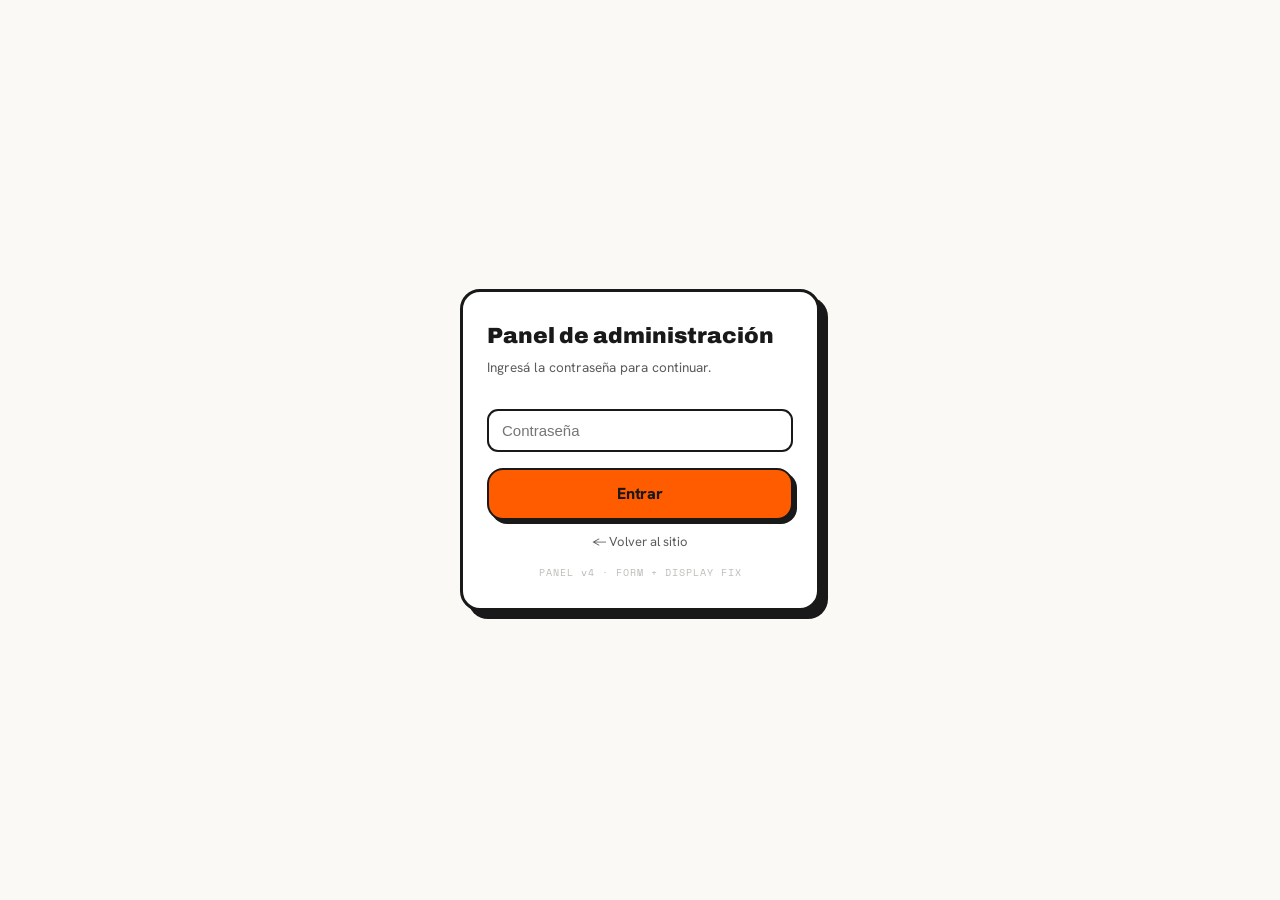
<file: admin.html>
<!DOCTYPE html>
<html lang="es">
<head>
<meta charset="UTF-8" />
<meta name="viewport" content="width=device-width, initial-scale=1" />
<meta http-equiv="Cache-Control" content="no-cache, no-store, must-revalidate" />
<meta http-equiv="Pragma" content="no-cache" />
<meta http-equiv="Expires" content="0" />
<title>Panel · PocketCorp</title>
<meta name="robots" content="noindex, nofollow" />
<link rel="stylesheet" href="styles.css" />
<link rel="stylesheet" href="landing.css" />
<style>
  * { box-sizing: border-box; }
  body { margin: 0; font-family: var(--font-sans); background: var(--cream); color: var(--ink); }
  .adm-shell { max-width: 920px; margin: 0 auto; padding: 0 18px 120px; }

  /* Header */
  .adm-head {
    position: sticky; top: 0; z-index: 30;
    background: rgba(250,249,245,.9); backdrop-filter: blur(10px);
    border-bottom: 2px solid var(--ink); margin: 0 -18px 0;
    padding: 12px 18px; display: flex; align-items: center; gap: 14px;
  }
  .adm-head img { height: 26px; }
  .adm-head .tag {
    font-family: var(--font-mono); font-size: 10px; letter-spacing: .16em; text-transform: uppercase;
    color: var(--ink-mute); border: 2px solid var(--ink); border-radius: 999px; padding: 3px 10px; background: var(--white);
  }
  .adm-head .sp { margin-left: auto; }

  /* Toolbar */
  .adm-toolbar {
    position: sticky; top: 51px; z-index: 25; background: var(--cream);
    display: flex; flex-wrap: wrap; gap: 10px; align-items: center;
    padding: 14px 0; margin: 0 0 8px; border-bottom: 1px dashed var(--ink-ghost);
  }
  .adm-toolbar .grow { flex: 1; }

  .adm-intro { padding: 22px 0 6px; }
  .adm-intro h1 { font-family: var(--font-heading); font-weight: 900; font-size: 30px; letter-spacing: -0.02em; margin: 0; }
  .adm-intro p { color: var(--ink-mute); font-size: 14.5px; margin: 8px 0 0; }

  /* Sections */
  .adm-sec {
    background: var(--white); border: 2px solid var(--ink); border-radius: var(--radius-lg);
    box-shadow: var(--shadow-2); margin-top: 18px; overflow: hidden;
  }
  .adm-sec__head {
    display: flex; align-items: center; gap: 10px; cursor: pointer;
    padding: 15px 18px; background: var(--white); user-select: none;
  }
  .adm-sec__dot { width: 12px; height: 12px; border-radius: 50%; border: 2px solid var(--ink); flex: none; }
  .adm-sec__title { font-family: var(--font-heading); font-weight: 800; font-size: 17px; }
  .adm-sec__count { font-family: var(--font-mono); font-size: 10.5px; color: var(--ink-mute); margin-left: auto; }
  .adm-sec__chev { transition: transform .2s ease; }
  .adm-sec.collapsed .adm-sec__chev { transform: rotate(-90deg); }
  .adm-sec__body { padding: 4px 18px 18px; border-top: 1px solid var(--grey-200); }
  .adm-sec.collapsed .adm-sec__body { display: none; }

  .fld { margin-top: 16px; }
  .fld label { display: block; font-family: var(--font-mono); font-size: 10.5px; letter-spacing: .1em; text-transform: uppercase; color: var(--ink-mute); margin-bottom: 6px; }
  .fld input, .fld textarea {
    width: 100%; border: 2px solid var(--ink); border-radius: 11px; padding: 10px 13px;
    font-family: var(--font-sans); font-size: 14.5px; color: var(--ink); background: var(--white); outline: none; resize: vertical;
  }
  .fld input:focus, .fld textarea:focus { box-shadow: 3px 3px 0 0 var(--ink); }
  .fld textarea { min-height: 70px; line-height: 1.5; }
  .fld .hint { font-size: 12px; color: var(--ink-faint); margin-top: 5px; }
  .fld.changed input, .fld.changed textarea { border-color: var(--pop-orange); }
  .fld.changed label::after { content: " · sin guardar"; color: var(--pop-orange); }

  /* GitHub settings */
  .gh-grid { display: grid; grid-template-columns: 1fr 1fr; gap: 14px; }
  @media (max-width: 600px) { .gh-grid { grid-template-columns: 1fr; } }

  /* Toast */
  .toast {
    position: fixed; left: 50%; bottom: 26px; transform: translateX(-50%) translateY(20px);
    background: var(--ink); color: var(--cream); font-weight: 600; font-size: 14px;
    padding: 12px 20px; border-radius: 999px; box-shadow: var(--shadow-3); opacity: 0; pointer-events: none;
    transition: opacity .2s ease, transform .2s ease; z-index: 100; max-width: 90vw; text-align: center;
  }
  .toast.show { opacity: 1; transform: translateX(-50%) translateY(0); }
  .toast.err { background: var(--pop-crimson); }
  .toast.ok { background: #1F8A4C; }

  /* Login overlay */
  .adm-login { position: fixed; inset: 0; background: var(--cream); z-index: 300; display: flex; align-items: center; justify-content: center; padding: 22px; }
  .adm-login[hidden] { display: none !important; }   /* gana sobre display:flex */
  .adm-login__box { width: 360px; max-width: 100%; background: var(--white); border: 3px solid var(--ink); border-radius: 20px; box-shadow: 8px 8px 0 0 var(--ink); padding: 28px 24px; }
  .adm-login__box h2 { font-family: var(--font-heading); font-weight: 900; font-size: 22px; margin: 0 0 4px; }
  .adm-login__box p { font-size: 13.5px; color: var(--ink-mute); margin: 0 0 16px; }

  .pill-note { background: var(--tint-yellow); border: 2px solid var(--ink); border-radius: 12px; padding: 12px 14px; font-size: 13px; line-height: 1.5; }
  code { font-family: var(--font-mono); background: var(--grey-200); padding: 1px 5px; border-radius: 5px; font-size: 12.5px; }
</style>
</head>
<body>

<!-- Login (por si entran directo a admin.html) -->
<div class="adm-login" id="login" hidden>
  <div class="adm-login__box">
    <h2>Panel de administración</h2>
    <p>Ingresá la contraseña para continuar.</p>
    <form id="login-form" onsubmit="return PCLOGIN()" autocomplete="off">
    <input id="login-pass" type="password" class="fld" style="width:100%;border:2px solid var(--ink);border-radius:11px;padding:11px 13px;font-size:15px;outline:none" placeholder="Contraseña" autocomplete="current-password" onkeydown="if(event.key==='Enter'){event.preventDefault();PCLOGIN();return false;}" />
    <div id="login-err" style="color:var(--pop-crimson);font-weight:700;font-size:12.5px;margin-top:8px" hidden>Contraseña incorrecta.</div>
    <button id="login-go" class="btn" style="width:100%;margin-top:16px" type="submit" onclick="PCLOGIN();return false;">Entrar</button>
    </form>
    <a href="index.html" style="display:block;text-align:center;margin-top:12px;font-size:13px;color:var(--ink-mute)">← Volver al sitio</a>
    <div style="text-align:center;margin-top:14px;font-family:var(--font-mono);font-size:10px;letter-spacing:.1em;color:var(--ink-ghost)">PANEL v4 · FORM + DISPLAY FIX</div>
  </div>
</div>

<div id="app" hidden>
  <div class="adm-shell">
    <div class="adm-head">
      <img src="../assets/brand/logo-wordmark.png" alt="PocketCorp" />
      <span class="tag">Panel</span>
      <span class="sp"></span>
      <a class="btn btn--white btn--sm" href="index.html" target="_blank" rel="noopener">Ver sitio ↗</a>
      <button class="btn btn--white btn--sm" id="logout" type="button">Salir</button>
    </div>

    <div class="adm-intro">
      <h1>Editar textos del sitio</h1>
      <p>Cambiá los textos, guardá un borrador para probar, y cuando estés conforme, publicá para que todos lo vean.</p>
    </div>

    <div class="adm-toolbar">
      <button class="btn btn--sm" id="save-draft" type="button">💾 Guardar borrador</button>
      <button class="btn btn--white btn--sm" id="preview" type="button">👁 Vista previa</button>
      <button class="btn btn--white btn--sm" id="discard" type="button">↺ Descartar cambios</button>
      <span class="grow"></span>
      <button class="btn btn--green btn--sm" id="publish" type="button">🚀 Publicar</button>
    </div>

    <div id="sections"></div>

    <!-- GitHub settings -->
    <div class="adm-sec collapsed" data-gh>
      <div class="adm-sec__head">
        <span class="adm-sec__dot" style="background:var(--ink)"></span>
        <span class="adm-sec__title">Conexión con GitHub (para publicar)</span>
        <span class="adm-sec__count">avanzado</span>
        <span class="adm-sec__chev">▾</span>
      </div>
      <div class="adm-sec__body">
        <div class="pill-note" style="margin-top:14px">
          Estos datos se guardan <b>solo en este navegador</b>. Tu llave (token) nunca se sube al sitio.
          ¿No sabés qué poner? Pedile a tu asistente la guía paso a paso.
        </div>
        <div class="gh-grid" style="margin-top:14px">
          <div class="fld"><label>Usuario u organización de GitHub</label><input id="gh-owner" placeholder="ej. dario-aoiz" /></div>
          <div class="fld"><label>Nombre del repositorio</label><input id="gh-repo" placeholder="ej. pocketcorp-web" /></div>
          <div class="fld"><label>Rama</label><input id="gh-branch" placeholder="main" /></div>
          <div class="fld"><label>Ruta del archivo de contenido</label><input id="gh-path" placeholder="landing/content.json" /></div>
        </div>
        <div class="fld"><label>Token de acceso (PAT)</label><input id="gh-token" type="password" placeholder="ghp_…" autocomplete="off" /><div class="hint">Se guarda solo en este navegador. Para borrarlo, dejá el campo vacío y guardá.</div></div>
        <button class="btn btn--white btn--sm" id="gh-save" type="button" style="margin-top:6px">Guardar conexión</button>
      </div>
    </div>

    <p style="text-align:center;color:var(--ink-faint);font-size:12px;margin-top:26px">PocketCorp · Panel de contenido · Los cambios públicos requieren "Publicar"</p>
  </div>
</div>

<div class="toast" id="toast"></div>

<script>
/* ============================================================
   Panel de administración — PocketCorp
   ============================================================ */
var ADMIN_PASS = "pocket2026";       // ⚠ protección suave (cambiable)
var DRAFT_KEY  = "pocketcorp_content_draft";
var GH_KEY     = "pocketcorp_gh";
var CONTENT_URL = "content.json";

/* ---- LOGIN GLOBAL (inline, a prueba de balas) ----
   Definido lo PRIMERO para que el botón y el form funcionen siempre,
   sin depender de DOMContentLoaded ni de código posterior. */
function PCLOGIN(){
  try {
    var p = document.getElementById("login-pass");
    var err = document.getElementById("login-err");
    var entered = (p && p.value) ? p.value.trim() : "";
    console.log("[PCLOGIN] intento, longitud:", entered.length);
    if (entered === ADMIN_PASS) {
      if (err) err.hidden = true;
      var login = document.getElementById("login");
      var app = document.getElementById("app");
      // Triple seguro: hidden + style.display + remove
      if (login) { login.hidden = true; login.style.display = "none"; }
      if (app) { app.hidden = false; app.style.display = ""; }
      console.log("[PCLOGIN] OK, mostrando panel");
      if (!window.__PC_APP_READY) {
        window.__PC_APP_READY = true;
        try { showApp(); } catch(e) { console.error("[PCLOGIN] showApp error:", e); }
      }
    } else {
      console.log("[PCLOGIN] contraseña incorrecta");
      if (err) err.hidden = false;
      if (p) { p.value = ""; p.focus(); }
    }
  } catch(e) {
    alert("Error en login: " + e.message);
    console.error("[PCLOGIN] excepción:", e);
  }
  return false;  // evita el reload del form
}

/* ---- Esquema de campos editables ---- */
const SCHEMA = [
  { id: "global", title: "WhatsApp", color: "#25D366", fields: [
    { key: "global.waNumber", label: "Número de WhatsApp (sin + ni espacios)", type: "text", hint: "Ej: 59162390080" },
    { key: "global.waMsg", label: "Mensaje precargado por defecto", type: "area" },
  ]},
  { id: "floatingWa", title: "Botón flotante de WhatsApp", color: "#1FA855", fields: [
    { key: "floatingWa.number", label: "Número del botón flotante (sin + ni espacios)", type: "text", hint: "Puede ser distinto al número general. Ej: 59169542275" },
    { key: "floatingWa.msg", label: "Mensaje precargado del botón flotante", type: "area" },
    { key: "floatingWa.tooltip", label: "Texto del globito (tooltip)", type: "text", hint: "Aparece solo tras unos segundos para invitar a escribir. Déjalo vacío si no querés que aparezca el globito." },
    { key: "floatingWa.delaySec", label: "Segundos antes de mostrar el globito", type: "text", hint: "Ej: 15. También aparece al pasar el 60% de la página." },
  ]},
  { id: "social", title: "Redes sociales", color: "#FF3D8B", fields: [
    { key: "social.instagram", label: "Instagram (URL completa)", type: "text", hint: "https://instagram.com/tucuenta · si lo dejás vacío, el icono queda visible pero sin enlace" },
    { key: "social.facebook", label: "Facebook (URL completa)", type: "text", hint: "https://facebook.com/tupagina" },
    { key: "social.tiktok", label: "TikTok (URL completa)", type: "text", hint: "https://tiktok.com/@tucuenta" },
  ]},
  { id: "analytics", title: "Seguimiento de clics (Analítica)", color: "#7C3AED", fields: [
    { key: "analytics.metaPixelId", label: "Meta Pixel ID — Facebook/Instagram Ads", type: "text", hint: "Solo números (ej: 123456789012345). Se saca en Meta Events Manager. Mide cuánta gente hace clic a WhatsApp y optimiza tus anuncios. Vacío = no se carga nada." },
    { key: "analytics.ga4Id", label: "Google Analytics 4 — ID de medición", type: "text", hint: "Empieza con G- (ej: G-ABC123DEF4). Google Analytics → Administrar → Flujos de datos. Mide el tráfico del sitio. Vacío = no se carga." },
    { key: "analytics.gtmId", label: "Google Tag Manager — ID de contenedor (opcional)", type: "text", hint: "Empieza con GTM- (ej: GTM-ABC123). Solo si ya usás Tag Manager. Vacío = no se carga." },
  ]},
  { id: "hero", title: "Encabezado (Hero)", color: "#FF5C00", fields: [
    { key: "hero.title", label: "Titular grande", type: "area", hint: "Encerrá una palabra entre *asteriscos* para resaltarla con el recuadro naranja." },
    { key: "hero.sub", label: "Subtítulo", type: "area" },
    { key: "hero.trust", label: "Texto de confianza (junto a las estrellas)", type: "text" },
  ]},
  { id: "marquee", title: "Cinta deslizante", color: "#FBCC00", fields: [
    { key: "marquee.stat", label: "Frase con la cifra destacada", type: "text" },
  ]},
  { id: "dir", title: "Directores (frases del carrusel)", color: "#00FF66", fields: [
    { key: "dir.max", label: "Max · CEO", type: "area" },
    { key: "dir.linda", label: "Linda · Marketing", type: "area" },
    { key: "dir.armando", label: "Armando · Finanzas", type: "area" },
    { key: "dir.vladimir", label: "Vladimir · Ventas", type: "area" },
    { key: "dir.eva", label: "Eva · Asistente", type: "area" },
    { key: "dir.sofia", label: "Sofia · RRHH", type: "area" },
    { key: "dir.paola", label: "Paola · Operaciones", type: "area" },
    { key: "dir.luis", label: "Luis · Legal", type: "area" },
    { key: "dir.hugo", label: "Hugo · Riesgo", type: "area" },
  ]},
  { id: "pricing", title: "Precio único", color: "#00F0FF", fields: [
    { key: "pricing.eyebrow", label: "Etiqueta de la sección", type: "text" },
    { key: "pricing.title", label: "Título principal", type: "text" },
    { key: "pricing.sub", label: "Subtítulo destacado", type: "text" },
    { key: "pricing.planName", label: "Nombre del plan", type: "text" },
    { key: "pricing.price", label: "Precio (ej. US$49)", type: "text" },
    { key: "pricing.per", label: "Periodicidad (ej: /mes)", type: "text" },
    { key: "pricing.priceLocal", label: "Precio en moneda local (ej. ≈ Bs. 450/mes)", type: "text" },
    { key: "pricing.valueSub", label: "Subtítulo de valor", type: "text" },
    { key: "pricing.feat1", label: "Beneficio 1", type: "text" },
    { key: "pricing.feat2", label: "Beneficio 2", type: "text" },
    { key: "pricing.feat3", label: "Beneficio 3", type: "text" },
    { key: "pricing.feat4", label: "Beneficio 4", type: "text" },
    { key: "pricing.cta", label: "Texto del botón", type: "text" },
    { key: "pricing.guarantee", label: "Badge de garantía", type: "text" },
    { key: "pricing.foot", label: "Pie de tarjeta", type: "text" },
  ]},
  { id: "testimonials", title: "Testimonios", color: "#00FF66", fields: [
    { key: "testimonials.eyebrow", label: "Etiqueta de la sección", type: "text" },
    { key: "testimonials.title", label: "Título principal", type: "text" },
    { key: "testimonials.t1Quote", label: "Testimonio 1 · Frase", type: "area" },
    { key: "testimonials.t1Name", label: "Testimonio 1 · Nombre", type: "text" },
    { key: "testimonials.t1Role", label: "Testimonio 1 · Negocio/Ciudad", type: "text" },
    { key: "testimonials.t2Quote", label: "Testimonio 2 · Frase", type: "area" },
    { key: "testimonials.t2Name", label: "Testimonio 2 · Nombre", type: "text" },
    { key: "testimonials.t2Role", label: "Testimonio 2 · Negocio/Ciudad", type: "text" },
    { key: "testimonials.t3Quote", label: "Testimonio 3 · Frase", type: "area" },
    { key: "testimonials.t3Name", label: "Testimonio 3 · Nombre", type: "text" },
    { key: "testimonials.t3Role", label: "Testimonio 3 · Negocio/Ciudad", type: "text" },
  ]},
  { id: "faq", title: "Preguntas frecuentes", color: "#9B5DE5", fields: [
    { key: "faq.q1", label: "Pregunta 1", type: "text" }, { key: "faq.a1", label: "Respuesta 1", type: "area" },
    { key: "faq.q2", label: "Pregunta 2", type: "text" }, { key: "faq.a2", label: "Respuesta 2", type: "area" },
    { key: "faq.q3", label: "Pregunta 3", type: "text" }, { key: "faq.a3", label: "Respuesta 3", type: "area" },
    { key: "faq.q4", label: "Pregunta 4", type: "text" }, { key: "faq.a4", label: "Respuesta 4", type: "area" },
    { key: "faq.q5", label: "Pregunta 5", type: "text" }, { key: "faq.a5", label: "Respuesta 5", type: "area" },
    { key: "faq.q6", label: "Pregunta 6", type: "text" }, { key: "faq.a6", label: "Respuesta 6", type: "area" },
    { key: "faq.q7", label: "Pregunta 7", type: "text" }, { key: "faq.a7", label: "Respuesta 7", type: "area" },
  ]},
  { id: "closer", title: "Cierre / escasez", color: "#FF0033", fields: [
    { key: "closer.cupos", label: "Cifra de cupos (ej. 11 negocios)", type: "text" },
    { key: "closer.sub", label: "Texto de cierre", type: "area" },
  ]},
  { id: "sat-max", title: "📄 Max · CEO (página satélite)", color: "#00FF66", fields: [
    { key: "directores.max.eyebrow", label: "Eyebrow (encima del nombre)", type: "text" },
    { key: "directores.max.role", label: "Rol (debajo del nombre)", type: "text" },
    { key: "directores.max.tagline", label: "Tagline (texto de presentación)", type: "area" },
    { key: "directores.max.pillTitle", label: "Sección \"Prompts\" · título", type: "text" },
    { key: "directores.max.pillSub", label: "Sección \"Prompts\" · subtítulo", type: "area" },
    { key: "directores.max.deliv1Title", label: "Entregable 1 · título", type: "text" },
    { key: "directores.max.deliv1Desc", label: "Entregable 1 · descripción", type: "area" },
    { key: "directores.max.deliv2Title", label: "Entregable 2 · título", type: "text" },
    { key: "directores.max.deliv2Desc", label: "Entregable 2 · descripción", type: "area" },
    { key: "directores.max.deliv3Title", label: "Entregable 3 · título", type: "text" },
    { key: "directores.max.deliv3Desc", label: "Entregable 3 · descripción", type: "area" },
    { key: "directores.max.deliv4Title", label: "Entregable 4 · título", type: "text" },
    { key: "directores.max.deliv4Desc", label: "Entregable 4 · descripción", type: "area" },
    { key: "directores.max.chatTitle", label: "Sección \"Así trabaja\" · título", type: "text" },
    { key: "directores.max.chatSub", label: "Sección \"Así trabaja\" · texto", type: "area" },
    { key: "directores.max.closerSub", label: "Cierre · texto", type: "area" },
    { key: "directores.max.ex1", label: "Ejemplo de mensaje 1 (sale en el modal de la home)", type: "text" },
    { key: "directores.max.ex2", label: "Ejemplo de mensaje 2 (modal)", type: "text" },
    { key: "directores.max.ex3", label: "Ejemplo de mensaje 3 (modal)", type: "text" },
  ]},
  { id: "sat-linda", title: "📄 Linda · Marketing (página satélite)", color: "#00F0FF", fields: [
    { key: "directores.linda.eyebrow", label: "Eyebrow (encima del nombre)", type: "text" },
    { key: "directores.linda.role", label: "Rol (debajo del nombre)", type: "text" },
    { key: "directores.linda.tagline", label: "Tagline (texto de presentación)", type: "area" },
    { key: "directores.linda.pillTitle", label: "Sección \"Prompts\" · título", type: "text" },
    { key: "directores.linda.pillSub", label: "Sección \"Prompts\" · subtítulo", type: "area" },
    { key: "directores.linda.deliv1Title", label: "Entregable 1 · título", type: "text" },
    { key: "directores.linda.deliv1Desc", label: "Entregable 1 · descripción", type: "area" },
    { key: "directores.linda.deliv2Title", label: "Entregable 2 · título", type: "text" },
    { key: "directores.linda.deliv2Desc", label: "Entregable 2 · descripción", type: "area" },
    { key: "directores.linda.deliv3Title", label: "Entregable 3 · título", type: "text" },
    { key: "directores.linda.deliv3Desc", label: "Entregable 3 · descripción", type: "area" },
    { key: "directores.linda.deliv4Title", label: "Entregable 4 · título", type: "text" },
    { key: "directores.linda.deliv4Desc", label: "Entregable 4 · descripción", type: "area" },
    { key: "directores.linda.chatTitle", label: "Sección \"Así trabaja\" · título", type: "text" },
    { key: "directores.linda.chatSub", label: "Sección \"Así trabaja\" · texto", type: "area" },
    { key: "directores.linda.closerSub", label: "Cierre · texto", type: "area" },
    { key: "directores.linda.ex1", label: "Ejemplo de mensaje 1 (sale en el modal de la home)", type: "text" },
    { key: "directores.linda.ex2", label: "Ejemplo de mensaje 2 (modal)", type: "text" },
    { key: "directores.linda.ex3", label: "Ejemplo de mensaje 3 (modal)", type: "text" },
  ]},
  { id: "sat-armando", title: "📄 Armando · Finanzas (página satélite)", color: "#FBCC00", fields: [
    { key: "directores.armando.eyebrow", label: "Eyebrow (encima del nombre)", type: "text" },
    { key: "directores.armando.role", label: "Rol (debajo del nombre)", type: "text" },
    { key: "directores.armando.tagline", label: "Tagline (texto de presentación)", type: "area" },
    { key: "directores.armando.pillTitle", label: "Sección \"Prompts\" · título", type: "text" },
    { key: "directores.armando.pillSub", label: "Sección \"Prompts\" · subtítulo", type: "area" },
    { key: "directores.armando.deliv1Title", label: "Entregable 1 · título", type: "text" },
    { key: "directores.armando.deliv1Desc", label: "Entregable 1 · descripción", type: "area" },
    { key: "directores.armando.deliv2Title", label: "Entregable 2 · título", type: "text" },
    { key: "directores.armando.deliv2Desc", label: "Entregable 2 · descripción", type: "area" },
    { key: "directores.armando.deliv3Title", label: "Entregable 3 · título", type: "text" },
    { key: "directores.armando.deliv3Desc", label: "Entregable 3 · descripción", type: "area" },
    { key: "directores.armando.deliv4Title", label: "Entregable 4 · título", type: "text" },
    { key: "directores.armando.deliv4Desc", label: "Entregable 4 · descripción", type: "area" },
    { key: "directores.armando.chatTitle", label: "Sección \"Así trabaja\" · título", type: "text" },
    { key: "directores.armando.chatSub", label: "Sección \"Así trabaja\" · texto", type: "area" },
    { key: "directores.armando.closerSub", label: "Cierre · texto", type: "area" },
    { key: "directores.armando.ex1", label: "Ejemplo de mensaje 1 (sale en el modal de la home)", type: "text" },
    { key: "directores.armando.ex2", label: "Ejemplo de mensaje 2 (modal)", type: "text" },
    { key: "directores.armando.ex3", label: "Ejemplo de mensaje 3 (modal)", type: "text" },
  ]},
  { id: "sat-vladimir", title: "📄 Vladimir · Ventas (página satélite)", color: "#FBCC00", fields: [
    { key: "directores.vladimir.eyebrow", label: "Eyebrow (encima del nombre)", type: "text" },
    { key: "directores.vladimir.role", label: "Rol (debajo del nombre)", type: "text" },
    { key: "directores.vladimir.tagline", label: "Tagline (texto de presentación)", type: "area" },
    { key: "directores.vladimir.pillTitle", label: "Sección \"Prompts\" · título", type: "text" },
    { key: "directores.vladimir.pillSub", label: "Sección \"Prompts\" · subtítulo", type: "area" },
    { key: "directores.vladimir.deliv1Title", label: "Entregable 1 · título", type: "text" },
    { key: "directores.vladimir.deliv1Desc", label: "Entregable 1 · descripción", type: "area" },
    { key: "directores.vladimir.deliv2Title", label: "Entregable 2 · título", type: "text" },
    { key: "directores.vladimir.deliv2Desc", label: "Entregable 2 · descripción", type: "area" },
    { key: "directores.vladimir.deliv3Title", label: "Entregable 3 · título", type: "text" },
    { key: "directores.vladimir.deliv3Desc", label: "Entregable 3 · descripción", type: "area" },
    { key: "directores.vladimir.deliv4Title", label: "Entregable 4 · título", type: "text" },
    { key: "directores.vladimir.deliv4Desc", label: "Entregable 4 · descripción", type: "area" },
    { key: "directores.vladimir.chatTitle", label: "Sección \"Así trabaja\" · título", type: "text" },
    { key: "directores.vladimir.chatSub", label: "Sección \"Así trabaja\" · texto", type: "area" },
    { key: "directores.vladimir.closerSub", label: "Cierre · texto", type: "area" },
    { key: "directores.vladimir.ex1", label: "Ejemplo de mensaje 1 (sale en el modal de la home)", type: "text" },
    { key: "directores.vladimir.ex2", label: "Ejemplo de mensaje 2 (modal)", type: "text" },
    { key: "directores.vladimir.ex3", label: "Ejemplo de mensaje 3 (modal)", type: "text" },
  ]},
  { id: "sat-eva", title: "📄 Eva · Asistente (página satélite)", color: "#FF3D8B", fields: [
    { key: "directores.eva.eyebrow", label: "Eyebrow (encima del nombre)", type: "text" },
    { key: "directores.eva.role", label: "Rol (debajo del nombre)", type: "text" },
    { key: "directores.eva.tagline", label: "Tagline (texto de presentación)", type: "area" },
    { key: "directores.eva.pillTitle", label: "Sección \"Prompts\" · título", type: "text" },
    { key: "directores.eva.pillSub", label: "Sección \"Prompts\" · subtítulo", type: "area" },
    { key: "directores.eva.deliv1Title", label: "Entregable 1 · título", type: "text" },
    { key: "directores.eva.deliv1Desc", label: "Entregable 1 · descripción", type: "area" },
    { key: "directores.eva.deliv2Title", label: "Entregable 2 · título", type: "text" },
    { key: "directores.eva.deliv2Desc", label: "Entregable 2 · descripción", type: "area" },
    { key: "directores.eva.deliv3Title", label: "Entregable 3 · título", type: "text" },
    { key: "directores.eva.deliv3Desc", label: "Entregable 3 · descripción", type: "area" },
    { key: "directores.eva.deliv4Title", label: "Entregable 4 · título", type: "text" },
    { key: "directores.eva.deliv4Desc", label: "Entregable 4 · descripción", type: "area" },
    { key: "directores.eva.chatTitle", label: "Sección \"Así trabaja\" · título", type: "text" },
    { key: "directores.eva.chatSub", label: "Sección \"Así trabaja\" · texto", type: "area" },
    { key: "directores.eva.closerSub", label: "Cierre · texto", type: "area" },
    { key: "directores.eva.ex1", label: "Ejemplo de mensaje 1 (sale en el modal de la home)", type: "text" },
    { key: "directores.eva.ex2", label: "Ejemplo de mensaje 2 (modal)", type: "text" },
    { key: "directores.eva.ex3", label: "Ejemplo de mensaje 3 (modal)", type: "text" },
  ]},
  { id: "sat-sofia", title: "📄 Sofia · RRHH (página satélite)", color: "#9B5DE5", fields: [
    { key: "directores.sofia.eyebrow", label: "Eyebrow (encima del nombre)", type: "text" },
    { key: "directores.sofia.role", label: "Rol (debajo del nombre)", type: "text" },
    { key: "directores.sofia.tagline", label: "Tagline (texto de presentación)", type: "area" },
    { key: "directores.sofia.pillTitle", label: "Sección \"Prompts\" · título", type: "text" },
    { key: "directores.sofia.pillSub", label: "Sección \"Prompts\" · subtítulo", type: "area" },
    { key: "directores.sofia.deliv1Title", label: "Entregable 1 · título", type: "text" },
    { key: "directores.sofia.deliv1Desc", label: "Entregable 1 · descripción", type: "area" },
    { key: "directores.sofia.deliv2Title", label: "Entregable 2 · título", type: "text" },
    { key: "directores.sofia.deliv2Desc", label: "Entregable 2 · descripción", type: "area" },
    { key: "directores.sofia.deliv3Title", label: "Entregable 3 · título", type: "text" },
    { key: "directores.sofia.deliv3Desc", label: "Entregable 3 · descripción", type: "area" },
    { key: "directores.sofia.deliv4Title", label: "Entregable 4 · título", type: "text" },
    { key: "directores.sofia.deliv4Desc", label: "Entregable 4 · descripción", type: "area" },
    { key: "directores.sofia.chatTitle", label: "Sección \"Así trabaja\" · título", type: "text" },
    { key: "directores.sofia.chatSub", label: "Sección \"Así trabaja\" · texto", type: "area" },
    { key: "directores.sofia.closerSub", label: "Cierre · texto", type: "area" },
    { key: "directores.sofia.ex1", label: "Ejemplo de mensaje 1 (sale en el modal de la home)", type: "text" },
    { key: "directores.sofia.ex2", label: "Ejemplo de mensaje 2 (modal)", type: "text" },
    { key: "directores.sofia.ex3", label: "Ejemplo de mensaje 3 (modal)", type: "text" },
  ]},
  { id: "sat-paola", title: "📄 Paola · Operaciones (página satélite)", color: "#A8E10C", fields: [
    { key: "directores.paola.eyebrow", label: "Eyebrow (encima del nombre)", type: "text" },
    { key: "directores.paola.role", label: "Rol (debajo del nombre)", type: "text" },
    { key: "directores.paola.tagline", label: "Tagline (texto de presentación)", type: "area" },
    { key: "directores.paola.pillTitle", label: "Sección \"Prompts\" · título", type: "text" },
    { key: "directores.paola.pillSub", label: "Sección \"Prompts\" · subtítulo", type: "area" },
    { key: "directores.paola.deliv1Title", label: "Entregable 1 · título", type: "text" },
    { key: "directores.paola.deliv1Desc", label: "Entregable 1 · descripción", type: "area" },
    { key: "directores.paola.deliv2Title", label: "Entregable 2 · título", type: "text" },
    { key: "directores.paola.deliv2Desc", label: "Entregable 2 · descripción", type: "area" },
    { key: "directores.paola.deliv3Title", label: "Entregable 3 · título", type: "text" },
    { key: "directores.paola.deliv3Desc", label: "Entregable 3 · descripción", type: "area" },
    { key: "directores.paola.deliv4Title", label: "Entregable 4 · título", type: "text" },
    { key: "directores.paola.deliv4Desc", label: "Entregable 4 · descripción", type: "area" },
    { key: "directores.paola.chatTitle", label: "Sección \"Así trabaja\" · título", type: "text" },
    { key: "directores.paola.chatSub", label: "Sección \"Así trabaja\" · texto", type: "area" },
    { key: "directores.paola.closerSub", label: "Cierre · texto", type: "area" },
    { key: "directores.paola.ex1", label: "Ejemplo de mensaje 1 (sale en el modal de la home)", type: "text" },
    { key: "directores.paola.ex2", label: "Ejemplo de mensaje 2 (modal)", type: "text" },
    { key: "directores.paola.ex3", label: "Ejemplo de mensaje 3 (modal)", type: "text" },
  ]},
  { id: "sat-luis", title: "📄 Luis · Legal (página satélite)", color: "#FF0033", fields: [
    { key: "directores.luis.eyebrow", label: "Eyebrow (encima del nombre)", type: "text" },
    { key: "directores.luis.role", label: "Rol (debajo del nombre)", type: "text" },
    { key: "directores.luis.tagline", label: "Tagline (texto de presentación)", type: "area" },
    { key: "directores.luis.pillTitle", label: "Sección \"Prompts\" · título", type: "text" },
    { key: "directores.luis.pillSub", label: "Sección \"Prompts\" · subtítulo", type: "area" },
    { key: "directores.luis.deliv1Title", label: "Entregable 1 · título", type: "text" },
    { key: "directores.luis.deliv1Desc", label: "Entregable 1 · descripción", type: "area" },
    { key: "directores.luis.deliv2Title", label: "Entregable 2 · título", type: "text" },
    { key: "directores.luis.deliv2Desc", label: "Entregable 2 · descripción", type: "area" },
    { key: "directores.luis.deliv3Title", label: "Entregable 3 · título", type: "text" },
    { key: "directores.luis.deliv3Desc", label: "Entregable 3 · descripción", type: "area" },
    { key: "directores.luis.deliv4Title", label: "Entregable 4 · título", type: "text" },
    { key: "directores.luis.deliv4Desc", label: "Entregable 4 · descripción", type: "area" },
    { key: "directores.luis.chatTitle", label: "Sección \"Así trabaja\" · título", type: "text" },
    { key: "directores.luis.chatSub", label: "Sección \"Así trabaja\" · texto", type: "area" },
    { key: "directores.luis.closerSub", label: "Cierre · texto", type: "area" },
    { key: "directores.luis.ex1", label: "Ejemplo de mensaje 1 (sale en el modal de la home)", type: "text" },
    { key: "directores.luis.ex2", label: "Ejemplo de mensaje 2 (modal)", type: "text" },
    { key: "directores.luis.ex3", label: "Ejemplo de mensaje 3 (modal)", type: "text" },
  ]},
  { id: "sat-hugo", title: "📄 Hugo · Riesgo (página satélite)", color: "#FBCC00", fields: [
    { key: "directores.hugo.eyebrow", label: "Eyebrow (encima del nombre)", type: "text" },
    { key: "directores.hugo.role", label: "Rol (debajo del nombre)", type: "text" },
    { key: "directores.hugo.tagline", label: "Tagline (texto de presentación)", type: "area" },
    { key: "directores.hugo.pillTitle", label: "Sección \"Prompts\" · título", type: "text" },
    { key: "directores.hugo.pillSub", label: "Sección \"Prompts\" · subtítulo", type: "area" },
    { key: "directores.hugo.deliv1Title", label: "Entregable 1 · título", type: "text" },
    { key: "directores.hugo.deliv1Desc", label: "Entregable 1 · descripción", type: "area" },
    { key: "directores.hugo.deliv2Title", label: "Entregable 2 · título", type: "text" },
    { key: "directores.hugo.deliv2Desc", label: "Entregable 2 · descripción", type: "area" },
    { key: "directores.hugo.deliv3Title", label: "Entregable 3 · título", type: "text" },
    { key: "directores.hugo.deliv3Desc", label: "Entregable 3 · descripción", type: "area" },
    { key: "directores.hugo.deliv4Title", label: "Entregable 4 · título", type: "text" },
    { key: "directores.hugo.deliv4Desc", label: "Entregable 4 · descripción", type: "area" },
    { key: "directores.hugo.chatTitle", label: "Sección \"Así trabaja\" · título", type: "text" },
    { key: "directores.hugo.chatSub", label: "Sección \"Así trabaja\" · texto", type: "area" },
    { key: "directores.hugo.closerSub", label: "Cierre · texto", type: "area" },
    { key: "directores.hugo.ex1", label: "Ejemplo de mensaje 1 (sale en el modal de la home)", type: "text" },
    { key: "directores.hugo.ex2", label: "Ejemplo de mensaje 2 (modal)", type: "text" },
    { key: "directores.hugo.ex3", label: "Ejemplo de mensaje 3 (modal)", type: "text" },
  ]},
  { id: "footer", title: "Pie de página", color: "#A8E10C", fields: [
    { key: "footer.tagline", label: "Texto del logo", type: "area" },
    { key: "footer.atiende", label: "Línea \"Atiende\"", type: "text" },
  ]},
];

/* ---- Subsecciones: una por director ---- */
const DIR_NAMES = {
  max:      ["Max · CEO", "#00FF66"],
  linda:    ["Linda · Marketing", "#00F0FF"],
  armando:  ["Armando · Finanzas", "#FBCC00"],
  vladimir: ["Vladimir · Ventas", "#FF5C00"],
  eva:      ["Eva · Asistente", "#FF3D8B"],
  sofia:    ["Sofia · RRHH", "#9B5DE5"],
  paola:    ["Paola · Operaciones", "#A8E10C"],
  luis:     ["Luis · Legal", "#FF0033"],
  hugo:     ["Hugo · Riesgo", "#FBCC00"],
};
Object.keys(DIR_NAMES).forEach(function (id) {
  const [title, color] = DIR_NAMES[id];
  SCHEMA.push({
    id: "directores." + id,
    title: "Página de " + title,
    color: color,
    fields: [
      { key: "directores."+id+".eyebrow",     label: "Eyebrow (#0X · cargo)", type: "text" },
      { key: "directores."+id+".role",        label: "Rol (badge bajo el nombre)", type: "text" },
      { key: "directores."+id+".tagline",     label: "Tagline del hero", type: "area" },
      { key: "directores."+id+".pillTitle",   label: "Título · Cómo hablarle", type: "text" },
      { key: "directores."+id+".pillSub",     label: "Subtítulo · Cómo hablarle", type: "area" },
      { key: "directores."+id+".deliv1Title", label: "Entregable 1 · Título", type: "text" },
      { key: "directores."+id+".deliv1Desc",  label: "Entregable 1 · Descripción", type: "area" },
      { key: "directores."+id+".deliv2Title", label: "Entregable 2 · Título", type: "text" },
      { key: "directores."+id+".deliv2Desc",  label: "Entregable 2 · Descripción", type: "area" },
      { key: "directores."+id+".deliv3Title", label: "Entregable 3 · Título", type: "text" },
      { key: "directores."+id+".deliv3Desc",  label: "Entregable 3 · Descripción", type: "area" },
      { key: "directores."+id+".deliv4Title", label: "Entregable 4 · Título", type: "text" },
      { key: "directores."+id+".deliv4Desc",  label: "Entregable 4 · Descripción", type: "area" },
      { key: "directores."+id+".chatTitle",   label: "Mini-chat · Título", type: "text" },
      { key: "directores."+id+".chatSub",     label: "Mini-chat · Subtítulo", type: "area" },
      { key: "directores."+id+".closerSub",   label: "Cierre · Subtítulo", type: "area" },
    ]
  });
});

/* ---- Utilidades ---- */
const $ = (s, r=document) => r.querySelector(s);
const toast = (msg, kind="") => {
  const t = $("#toast"); t.textContent = msg; t.className = "toast show " + kind;
  clearTimeout(t._t); t._t = setTimeout(() => t.className = "toast", 2600);
};
function getPath(o, p){ return p.split(".").reduce((a,k)=> (a&&a[k]!=null)?a[k]:undefined, o); }
function setPath(o, p, v){ const ks=p.split("."); let c=o; for(let i=0;i<ks.length-1;i++){ c[ks[i]]=c[ks[i]]||{}; c=c[ks[i]]; } c[ks[ks.length-1]]=v; }

let PUBLISHED = {};   // content.json en el servidor
let BASE = {};        // published + draft (lo que se muestra al abrir)

/* ---- Auth: manejada en DOMContentLoaded ---- */

/* ---- Construir formulario ---- */
function buildForm(){
  const root = $("#sections"); root.innerHTML = "";
  SCHEMA.forEach(sec => {
    const wrap = document.createElement("div");
    wrap.className = "adm-sec" + (sec.id==="global" ? "" : " collapsed");
    wrap.innerHTML =
      '<div class="adm-sec__head"><span class="adm-sec__dot" style="background:'+sec.color+'"></span>'+
      '<span class="adm-sec__title">'+sec.title+'</span>'+
      '<span class="adm-sec__count">'+sec.fields.length+' campos</span>'+
      '<span class="adm-sec__chev">▾</span></div>'+
      '<div class="adm-sec__body"></div>';
    const body = wrap.querySelector(".adm-sec__body");
    wrap.querySelector(".adm-sec__head").onclick = () => wrap.classList.toggle("collapsed");
    sec.fields.forEach(f => {
      const val = getPath(BASE, f.key) || "";
      const fld = document.createElement("div");
      fld.className = "fld";
      const ctrl = f.type==="area"
        ? '<textarea data-key="'+f.key+'"></textarea>'
        : '<input type="text" data-key="'+f.key+'" />';
      fld.innerHTML = '<label>'+f.label+'</label>'+ctrl + (f.hint?'<div class="hint">'+f.hint+'</div>':'');
      body.appendChild(fld);
      const el = fld.querySelector("[data-key]");
      el.value = val;
      el.addEventListener("input", () => {
        const orig = getPath(BASE, f.key) || "";
        fld.classList.toggle("changed", el.value !== orig);
      });
    });
    root.appendChild(wrap);
  });
}

/* ---- Recolectar valores del formulario -> objeto content ---- */
function collect(){
  const out = JSON.parse(JSON.stringify(BASE));
  document.querySelectorAll("#sections [data-key]").forEach(el => {
    setPath(out, el.getAttribute("data-key"), el.value);
  });
  return out;
}
function clearChanged(){ document.querySelectorAll(".fld.changed").forEach(f=>f.classList.remove("changed")); }

/* ---- Guardar borrador local ---- */
function saveDraft(){
  const content = collect();
  try { localStorage.setItem(DRAFT_KEY, JSON.stringify(content)); } catch(e){ toast("No se pudo guardar el borrador", "err"); return; }
  BASE = content; clearChanged();
  toast("Borrador guardado. Mirá la vista previa 👁", "ok");
}
function discard(){
  if(!confirm("¿Descartar los cambios no publicados y volver a lo último publicado?")) return;
  try { localStorage.removeItem(DRAFT_KEY); } catch(e){}
  BASE = JSON.parse(JSON.stringify(PUBLISHED));
  buildForm(); toast("Cambios descartados");
}

/* ---- GitHub ---- */
function ghLoad(){ try { return JSON.parse(localStorage.getItem(GH_KEY)||"{}"); } catch(e){ return {}; } }
function ghFill(){ const g=ghLoad(); $("#gh-owner").value=g.owner||""; $("#gh-repo").value=g.repo||""; $("#gh-branch").value=g.branch||"main"; $("#gh-path").value=g.path||"landing/content.json"; $("#gh-token").value=g.token||""; }
function ghSave(){
  const g = { owner:$("#gh-owner").value.trim(), repo:$("#gh-repo").value.trim(), branch:($("#gh-branch").value.trim()||"main"), path:($("#gh-path").value.trim()||"landing/content.json"), token:$("#gh-token").value.trim() };
  try { localStorage.setItem(GH_KEY, JSON.stringify(g)); } catch(e){}
  toast("Conexión guardada", "ok");
}
function b64(str){ return btoa(unescape(encodeURIComponent(str))); }

async function publish(){
  const g = ghLoad();
  if(!g.owner || !g.repo || !g.token){
    toast("Configurá la conexión con GitHub primero (sección de abajo)", "err");
    $('[data-gh]').classList.remove("collapsed");
    $('[data-gh]').scrollIntoView({behavior:"smooth"});
    return;
  }
  const content = collect();
  const json = JSON.stringify(content, null, 2);
  const url = "https://api.github.com/repos/"+g.owner+"/"+g.repo+"/contents/"+g.path;
  const headers = { "Authorization":"token "+g.token, "Accept":"application/vnd.github+json" };
  $("#publish").disabled = true; toast("Publicando…");
  try {
    // 1) obtener sha actual (si existe)
    let sha = undefined;
    const getr = await fetch(url+"?ref="+encodeURIComponent(g.branch), { headers });
    if(getr.ok){ const d = await getr.json(); sha = d.sha; }
    else if(getr.status !== 404){ throw new Error("No se pudo leer el archivo ("+getr.status+")"); }
    // 2) subir
    const putr = await fetch(url, {
      method:"PUT", headers,
      body: JSON.stringify({ message:"Actualizar contenido del sitio (panel)", content:b64(json), branch:g.branch, sha })
    });
    if(!putr.ok){ const e = await putr.json().catch(()=>({})); throw new Error(e.message||("Error "+putr.status)); }
    // éxito: el borrador local ya no hace falta (ahora es público)
    PUBLISHED = content; BASE = JSON.parse(JSON.stringify(content));
    try { localStorage.removeItem(DRAFT_KEY); } catch(e){}
    clearChanged();
    toast("¡Publicado! En Hostinger se verá tras el deploy 🚀", "ok");
  } catch(err){
    toast("No se pudo publicar: "+err.message, "err");
  } finally {
    $("#publish").disabled = false;
  }
}

function deepInto(base, over){ Object.keys(over).forEach(k => { if(over[k] && typeof over[k]==="object" && !Array.isArray(over[k])){ base[k]=base[k]||{}; deepInto(base[k], over[k]); } else { base[k]=over[k]; } }); }

/* ---- Arranque: muestra la app inmediatamente, carga contenido en el fondo ---- */
function showApp(){
  document.getElementById("login").hidden = true;
  document.getElementById("app").hidden = false;
  // Carga contenido en segundo plano — no bloquea la UI
  var draft = null;
  try { draft = JSON.parse(localStorage.getItem(DRAFT_KEY)||"null"); } catch(e){}
  function applyAndBuild(pub){
    PUBLISHED = pub || {};
    BASE = JSON.parse(JSON.stringify(PUBLISHED));
    if (draft) deepInto(BASE, draft);
    buildForm();
    try { ghFill(); } catch(e){}
  }
  try {
    fetch(CONTENT_URL, { cache:"no-store" })
      .then(function(r){ return r.ok ? r.json() : {}; })
      .then(applyAndBuild)
      .catch(function(){ applyAndBuild({}); });
  } catch(e){ applyAndBuild({}); }
}

document.addEventListener("DOMContentLoaded", function() {
  // Mostrar login al cargar (lo PRIMERO, por si algo falla después)
  try {
    document.getElementById("login").hidden = false;
    document.getElementById("app").hidden = true;
    document.getElementById("login-pass").focus();
  } catch(e){}

  // Wiring de botones del panel (defensivo: cada uno por separado)
  function wire(id, fn){ var el = document.getElementById(id); if (el) el.onclick = fn; }
  wire("save-draft", saveDraft);
  wire("discard", discard);
  wire("preview", function(){ saveDraft(); window.open("index.html", "_blank"); });
  wire("publish", publish);
  wire("gh-save", ghSave);
  wire("logout", function(){ window.location.href = "index.html"; });
  var ghHead = document.querySelector("[data-gh] .adm-sec__head");
  if (ghHead) ghHead.onclick = function(){ document.querySelector("[data-gh]").classList.toggle("collapsed"); };
});
</script>
</body>
</html>
</file>
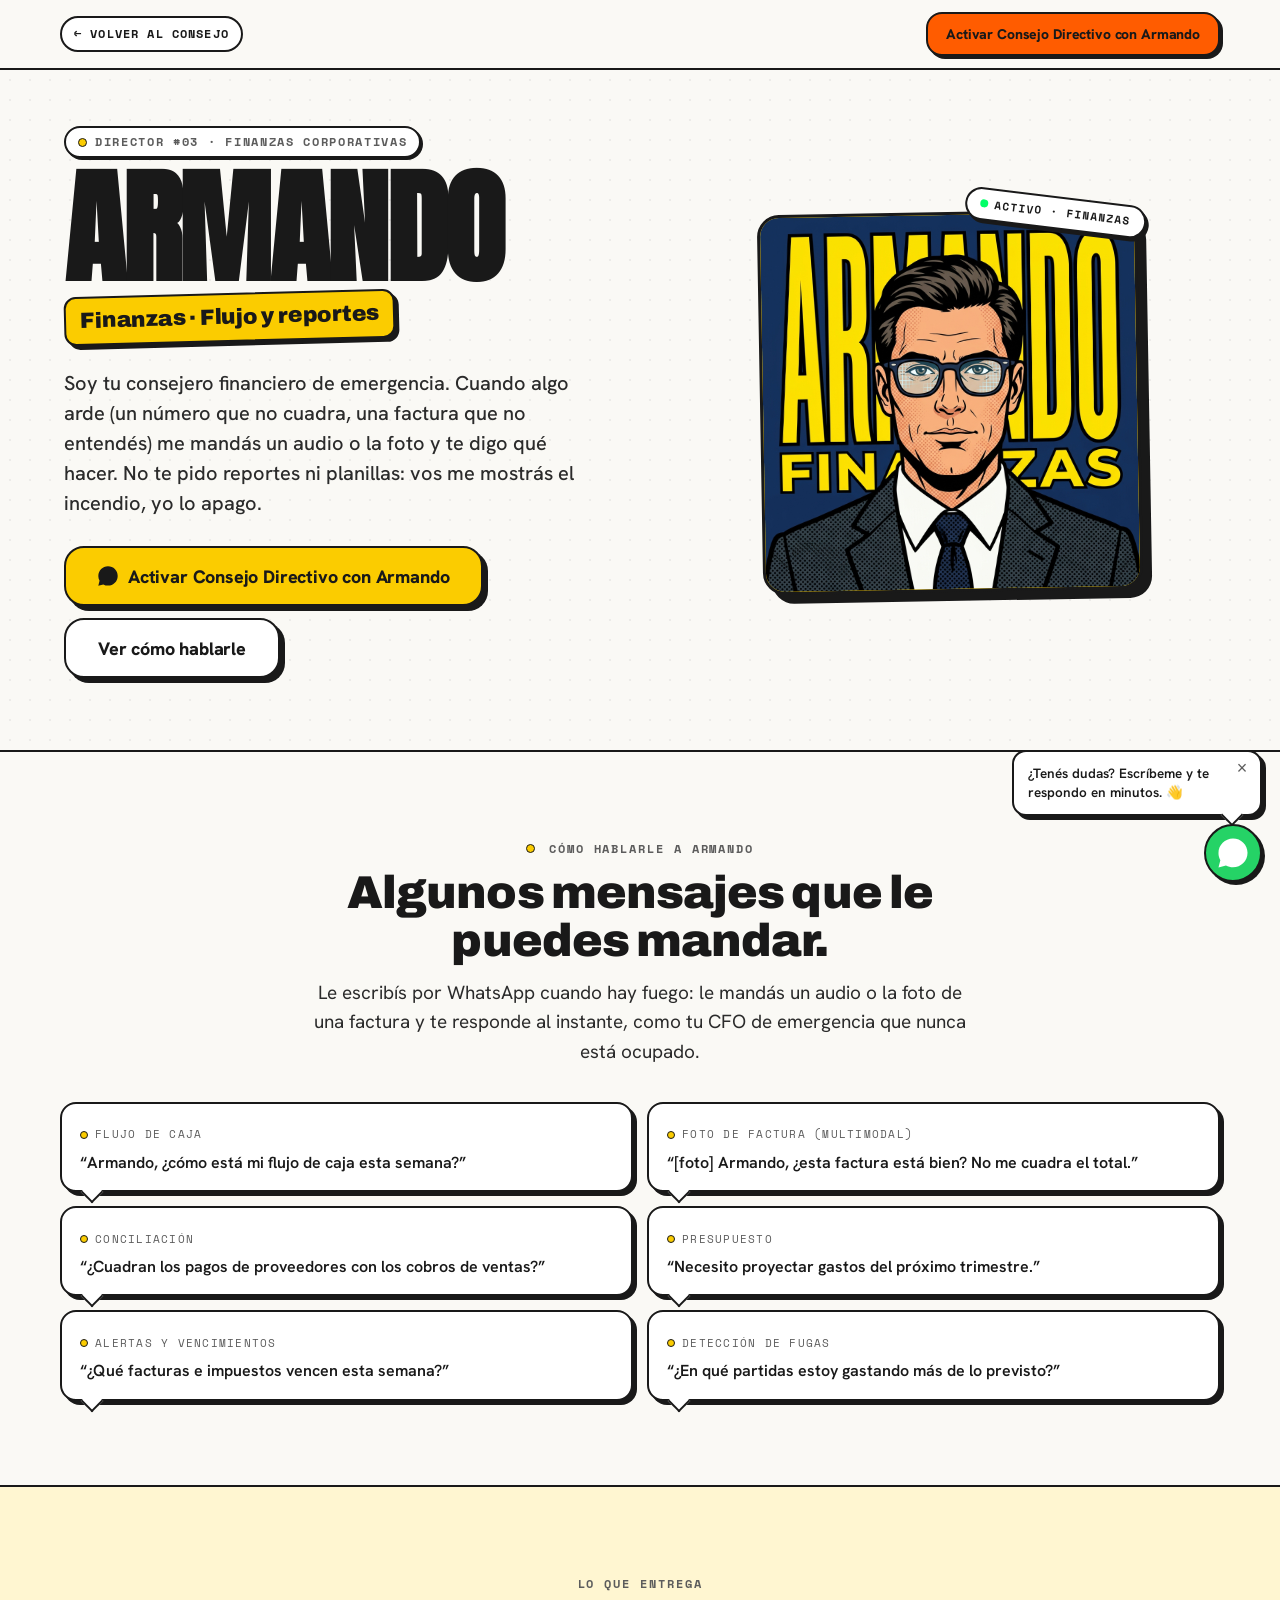
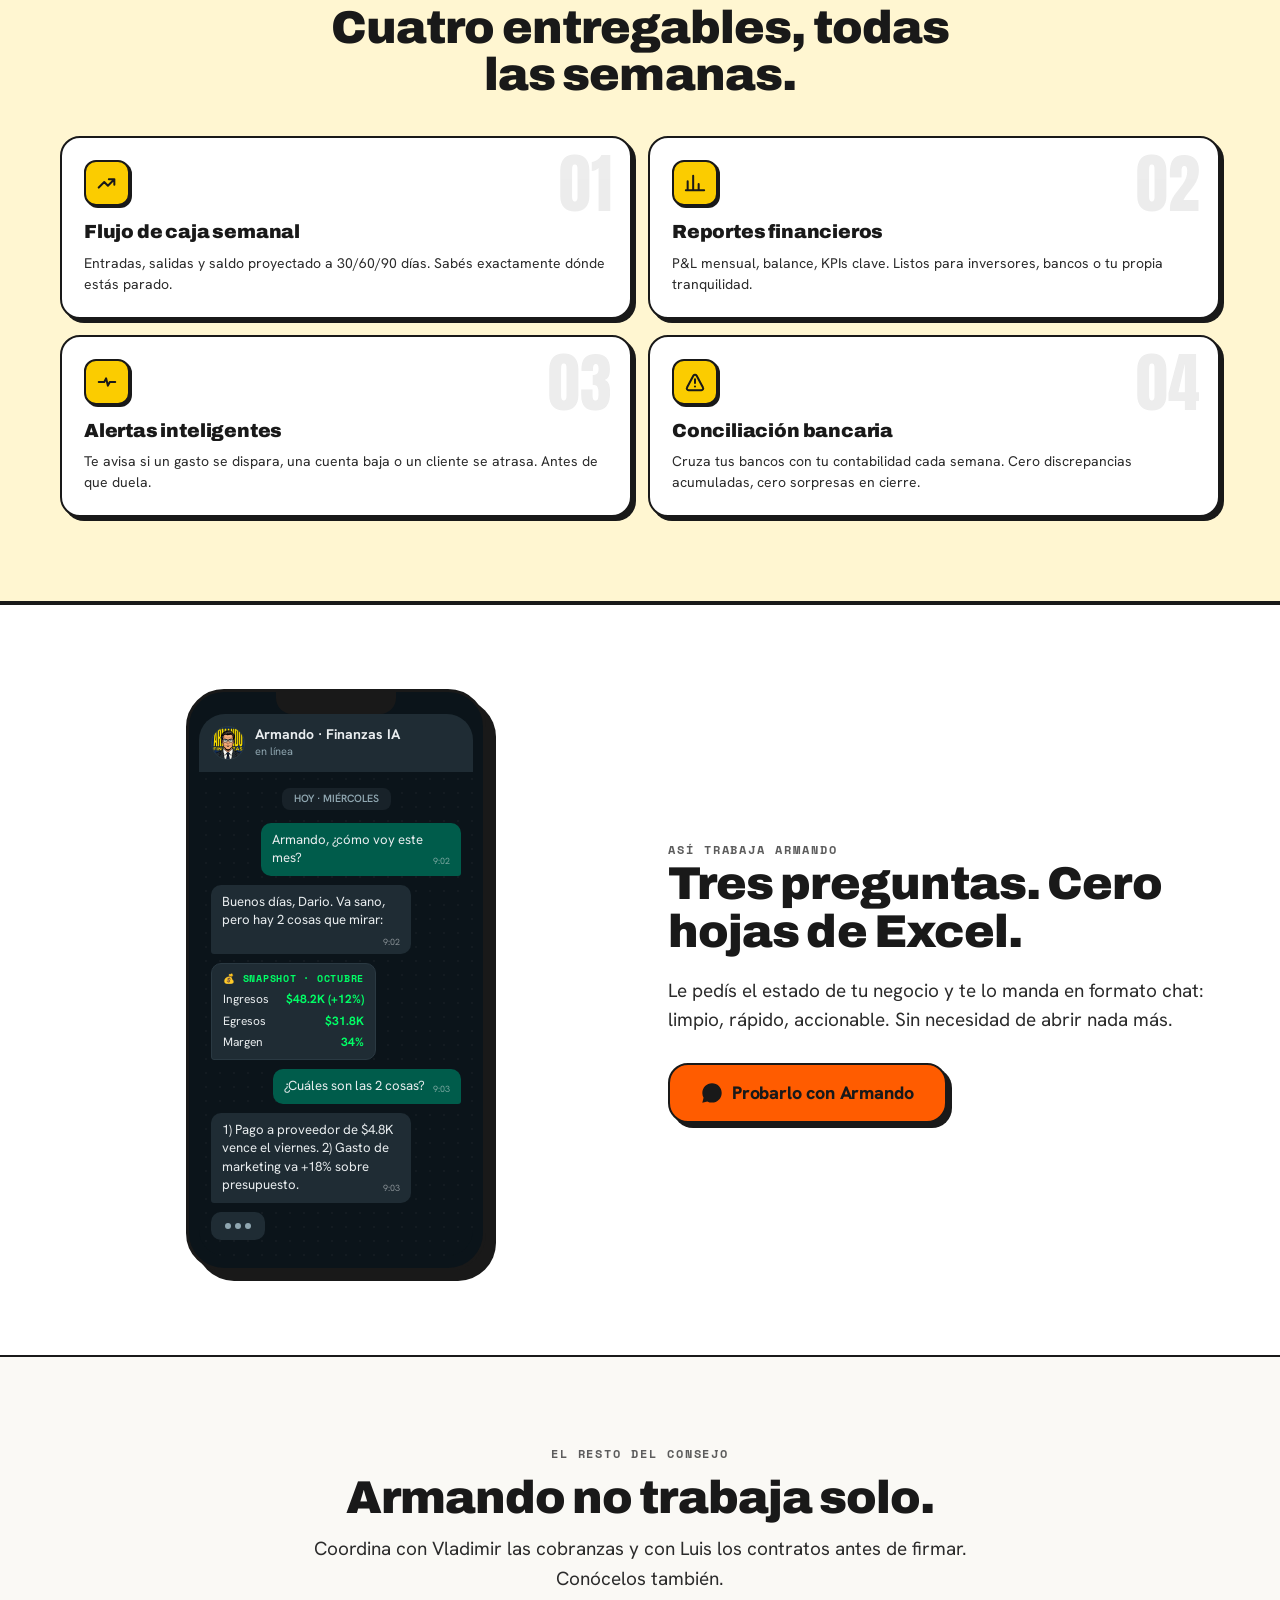
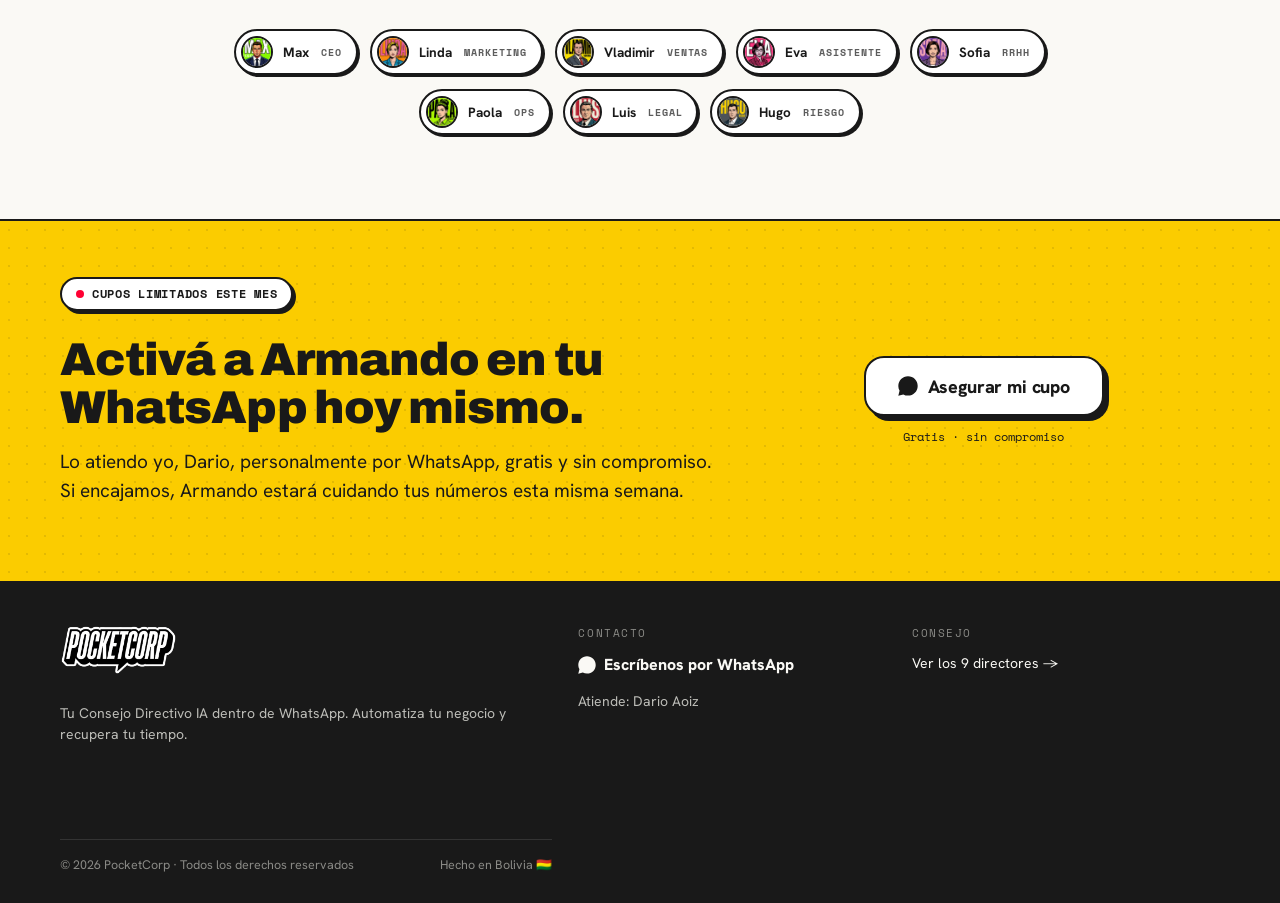
<file: directores/armando.html>
<!DOCTYPE html>
<html lang="es">
<head>
<meta charset="UTF-8" />
<meta name="viewport" content="width=device-width, initial-scale=1" />
<title>Armando, Finanzas IA · PocketCorp</title>
<meta name="description" content="Armando, tu director de Finanzas IA: flujo de caja semanal, reportes a un toque y alertas antes de que algo arda. Activa a Armando dentro de tu WhatsApp." />
<link rel="stylesheet" href="../styles.css" />
<link rel="stylesheet" href="../landing.css" />
<link rel="stylesheet" href="director.css" />
<style>
  body.dir { --accent: var(--pop-yellow); --accent-tint: var(--tint-yellow); }
</style>
</head>
<body class="dir">

<!-- ============ MINI HEADER ============ -->
<header class="dir-header">
  <div class="wrap">
    <a class="dir-back" href="../index.html#directores">← Volver al Consejo</a>
    <a class="btn btn--sm cta-head" data-wa data-wa-loc="header">Activar Consejo Directivo con Armando</a>
  </div>
</header>

<!-- ============ HERO ============ -->
<section class="dir-hero">
  <div class="wrap">
    <div>
      <span class="dir-eyebrow"><span class="swatch"></span> <span data-key="directores.armando.eyebrow">Director #03 · Finanzas Corporativas</span></span>
      <h1 class="dir-name">Armando</h1>
      <div><span class="dir-role" data-key="directores.armando.role">Finanzas · Control de gestión</span></div>
      <p class="dir-tagline" data-key="directores.armando.tagline">Soy tu consejero financiero de emergencia. Cuando algo arde (un número que no cuadra, una factura que no entendés) me mandás un audio o la foto y te digo qué hacer. No te pido reportes ni planillas: vos me mostrás el incendio, yo lo apago.</p>
      <div class="dir-hero-cta">
        <a class="btn btn--lg" data-wa data-wa-loc="hero">
          <svg width="20" height="20" viewBox="0 0 32 32" fill="currentColor"><path d="M16 .5C7.4.5.5 7.4.5 16c0 2.8.7 5.4 2 7.7L.5 31.5l8-2.1c2.2 1.2 4.8 1.9 7.5 1.9 8.6 0 15.5-6.9 15.5-15.5S24.6.5 16 .5zm7.1 18.7c-.4-.2-2.3-1.1-2.6-1.3-.4-.1-.6-.2-.9.2-.3.4-1 1.3-1.2 1.5-.2.2-.4.3-.8.1-.4-.2-1.6-.6-3.1-1.9-1.1-1-1.9-2.3-2.1-2.7-.2-.4 0-.6.2-.8l.5-.7c.2-.2.2-.4.4-.7.1-.3 0-.5 0-.7-.1-.2-.9-2.1-1.2-2.9-.3-.8-.6-.7-.9-.7h-.7c-.2 0-.6.1-1 .5-.3.4-1.3 1.3-1.3 3.1s1.3 3.6 1.5 3.9c.2.3 2.6 4 6.3 5.6.9.4 1.6.6 2.1.8.9.3 1.7.2 2.3.1.7-.1 2.3-.9 2.6-1.8.3-.9.3-1.6.2-1.8-.1-.2-.3-.3-.7-.5z"/></svg>
          Activar Consejo Directivo con Armando
        </a>
        <a class="btn btn--lg btn--white" href="#prompts">Ver cómo hablarle</a>
      </div>
    </div>
    <div class="dir-portrait">
      <div class="dir-portrait__frame">
        <img src="../assets/employees/armando.jpeg" alt="Armando, Finanzas IA" />
      </div>
      <span class="dir-portrait__sticker"><span class="dot"></span> Activo · Finanzas</span>
    </div>
  </div>
</section>

<!-- ============ PROMPTS ============ -->
<section class="dir-section" id="prompts">
  <div class="wrap">
    <div class="dir-section-head">
      <span class="eyebrow"><span style="display:inline-block;width:9px;height:9px;border-radius:50%;background:var(--accent);border:1.5px solid var(--ink);margin-right:6px;vertical-align:middle"></span> Cómo hablarle a Armando</span>
      <h2 class="h2" style="margin-top:10px" data-key="directores.armando.pillTitle">Algunos mensajes que le puedes mandar.</h2>
      <p class="lead" data-key="directores.armando.pillSub">Le escribís por WhatsApp como a tu CFO de confianza. Estos son los mensajes que más rápido te quitan el insomnio financiero.</p>
    </div>
    <div class="prompts">
      <div class="prompt-card">
        <div class="meta"><span class="swatch"></span> Flujo de caja</div>
        <div class="msg">Armando, ¿cómo está mi flujo de caja esta semana?</div>
        <span class="tail"></span>
      </div>
      <div class="prompt-card">
        <div class="meta"><span class="swatch"></span> Foto de factura (multimodal)</div>
        <div class="msg">[foto] Armando, ¿esta factura está bien? No me cuadra el total.</div>
        <span class="tail"></span>
      </div>
      <div class="prompt-card">
        <div class="meta"><span class="swatch"></span> Conciliación</div>
        <div class="msg">¿Cuadran los pagos de proveedores con los cobros de ventas?</div>
        <span class="tail"></span>
      </div>
      <div class="prompt-card">
        <div class="meta"><span class="swatch"></span> Presupuesto</div>
        <div class="msg">Necesito proyectar gastos del próximo trimestre.</div>
        <span class="tail"></span>
      </div>
      <div class="prompt-card">
        <div class="meta"><span class="swatch"></span> Alertas y vencimientos</div>
        <div class="msg">¿Qué facturas e impuestos vencen esta semana?</div>
        <span class="tail"></span>
      </div>
      <div class="prompt-card">
        <div class="meta"><span class="swatch"></span> Detección de fugas</div>
        <div class="msg">¿En qué partidas estoy gastando más de lo previsto?</div>
        <span class="tail"></span>
      </div>
    </div>
  </div>
</section>

<!-- ============ DELIVERABLES ============ -->
<section class="dir-section dir-section--accent">
  <div class="wrap">
    <div class="dir-section-head">
      <span class="eyebrow">Lo que entrega</span>
      <h2 class="h2" style="margin-top:10px">Cuatro entregables, todas las semanas.</h2>
    </div>
    <div class="deliverables">
      <div class="deliv">
        <span class="deliv__num">01</span>
        <div class="deliv__icon"><svg width="22" height="22" viewBox="0 0 24 24" fill="none" stroke="var(--ink)" stroke-width="2.2" stroke-linecap="round" stroke-linejoin="round"><path d="M3 17l6-6 4 4 7-7M14 8h6v6"/></svg></div>
        <h3 data-key="directores.armando.deliv1Title">Flujo de caja semanal</h3>
        <p data-key="directores.armando.deliv1Desc">Cada lunes: cuánto entra, cuánto sale, cuánto queda. Y un aviso temprano si algo se está saliendo de control.</p>
      </div>
      <div class="deliv">
        <span class="deliv__num">02</span>
        <div class="deliv__icon"><svg width="22" height="22" viewBox="0 0 24 24" fill="none" stroke="var(--ink)" stroke-width="2.2" stroke-linecap="round" stroke-linejoin="round"><path d="M4 20V10M10 20V4M16 20v-7M22 20H2"/></svg></div>
        <h3 data-key="directores.armando.deliv2Title">Reportes financieros instantáneos</h3>
        <p data-key="directores.armando.deliv2Desc">P&amp;L, balance y KPIs. Pides el dato y lo tienes al instante, sin abrir una sola hoja de cálculo.</p>
      </div>
      <div class="deliv">
        <span class="deliv__num">03</span>
        <div class="deliv__icon"><svg width="22" height="22" viewBox="0 0 24 24" fill="none" stroke="var(--ink)" stroke-width="2.2" stroke-linecap="round" stroke-linejoin="round"><path d="M3 12h6l2-4 2 8 2-4h6"/></svg></div>
        <h3 data-key="directores.armando.deliv3Title">Conciliación automática</h3>
        <p data-key="directores.armando.deliv3Desc">Cruza pagos, facturas y cobros. Te marca las inconsistencias antes que el contador y sin esperar al cierre.</p>
      </div>
      <div class="deliv">
        <span class="deliv__num">04</span>
        <div class="deliv__icon"><svg width="22" height="22" viewBox="0 0 24 24" fill="none" stroke="var(--ink)" stroke-width="2.2" stroke-linecap="round" stroke-linejoin="round"><path d="M12 9v4M12 17h.01M5 21h14a2 2 0 001.7-3L13.7 5a2 2 0 00-3.4 0L3.3 18A2 2 0 005 21z"/></svg></div>
        <h3 data-key="directores.armando.deliv4Title">Alertas de vencimiento</h3>
        <p data-key="directores.armando.deliv4Desc">Facturas, impuestos, sueldos. Te avisa con días de anticipación, no el día del problema.</p>
      </div>
    </div>
  </div>
</section>

<!-- ============ MINI CHAT ============ -->
<section class="dir-section dir-section--white">
  <div class="wrap">
    <div class="dir-chat-grid">
      <div class="phone" aria-hidden="true">
        <div class="phone__notch"></div>
        <div class="phone__screen">
          <div class="wa-top">
            <img src="../assets/employees/armando.jpeg" alt="" />
            <div><div class="nm">Armando · Finanzas IA</div><div class="on">en línea</div></div>
          </div>
          <div class="wa-body">
            <div class="wa-day">HOY · MIÉRCOLES</div>
            <div class="bubble me">Armando, ¿cómo voy este mes? <span class="t">9:02</span></div>
            <div class="bubble them">Buenos días, Dario. Va sano, pero hay 2 cosas que mirar:<span class="t">9:02</span></div>
            <div class="bubble them bubble--data">
              <div class="dh">💰 Snapshot · Octubre</div>
              <div class="dr"><span>Ingresos</span> <b>$48.2K (+12%)</b></div>
              <div class="dr"><span>Egresos</span> <b>$31.8K</b></div>
              <div class="dr"><span>Margen</span> <b>34%</b></div>
            </div>
            <div class="bubble me">¿Cuáles son las 2 cosas? <span class="t">9:03</span></div>
            <div class="bubble them">1) Pago a proveedor de $4.8K vence el viernes. 2) Gasto de marketing va +18% sobre presupuesto.<span class="t">9:03</span></div>
            <div class="typing"><i></i><i></i><i></i></div>
          </div>
        </div>
      </div>
      <div class="dir-chat-copy">
        <span class="eyebrow">Así trabaja Armando</span>
        <h2 class="h2" data-key="directores.armando.chatTitle">Un vistazo. Dos alertas. Cero sorpresas.</h2>
        <p class="lead" data-key="directores.armando.chatSub">Le pedís el snapshot del mes y te llega un resumen ejecutivo con lo importante en negrita: lo que va bien, lo que viene venciendo y lo que está saliéndose del presupuesto. Decidís en 30 segundos.</p>
        <div style="margin-top:28px">
          <a class="btn btn--lg" data-wa data-wa-loc="medio">
            <svg width="20" height="20" viewBox="0 0 32 32" fill="currentColor"><path d="M16 .5C7.4.5.5 7.4.5 16c0 2.8.7 5.4 2 7.7L.5 31.5l8-2.1c2.2 1.2 4.8 1.9 7.5 1.9 8.6 0 15.5-6.9 15.5-15.5S24.6.5 16 .5zm7.1 18.7c-.4-.2-2.3-1.1-2.6-1.3-.4-.1-.6-.2-.9.2-.3.4-1 1.3-1.2 1.5-.2.2-.4.3-.8.1-.4-.2-1.6-.6-3.1-1.9-1.1-1-1.9-2.3-2.1-2.7-.2-.4 0-.6.2-.8l.5-.7c.2-.2.2-.4.4-.7.1-.3 0-.5 0-.7-.1-.2-.9-2.1-1.2-2.9-.3-.8-.6-.7-.9-.7h-.7c-.2 0-.6.1-1 .5-.3.4-1.3 1.3-1.3 3.1s1.3 3.6 1.5 3.9c.2.3 2.6 4 6.3 5.6.9.4 1.6.6 2.1.8.9.3 1.7.2 2.3.1.7-.1 2.3-.9 2.6-1.8.3-.9.3-1.6.2-1.8-.1-.2-.3-.3-.7-.5z"/></svg>
            Probarlo con Armando
          </a>
        </div>
      </div>
    </div>
  </div>
</section>

<!-- ============ OTHER DIRECTORS ============ -->
<section class="dir-section">
  <div class="wrap">
    <div class="dir-section-head">
      <span class="eyebrow">El resto del Consejo</span>
      <h2 class="h2" style="margin-top:10px">Armando no trabaja solo.</h2>
      <p class="lead">Coordina con Vladimir las cobranzas y con Luis los contratos antes de firmar. Conócelos también.</p>
    </div>
    <div class="other-dirs">
      <a class="other-dir" href="max.html"><img src="../assets/employees/max.jpeg" alt=""/>Max <span class="role">CEO</span></a>
      <a class="other-dir" href="linda.html"><img src="../assets/employees/linda.jpeg" alt=""/>Linda <span class="role">Marketing</span></a>
      <a class="other-dir" href="vladimir.html"><img src="../assets/employees/vladimir.jpeg" alt=""/>Vladimir <span class="role">Ventas</span></a>
      <a class="other-dir" href="eva.html"><img src="../assets/employees/eva.jpeg" alt=""/>Eva <span class="role">Asistente</span></a>
      <a class="other-dir" href="sofia.html"><img src="../assets/employees/sofia.jpeg" alt=""/>Sofia <span class="role">RRHH</span></a>
      <a class="other-dir" href="paola.html"><img src="../assets/employees/paola.jpeg" alt=""/>Paola <span class="role">Ops</span></a>
      <a class="other-dir" href="luis.html"><img src="../assets/employees/luis.jpeg" alt=""/>Luis <span class="role">Legal</span></a>
      <a class="other-dir" href="hugo.html"><img src="../assets/employees/hugo.jpeg" alt=""/>Hugo <span class="role">Riesgo</span></a>
    </div>
  </div>
</section>

<!-- ============ CLOSER ============ -->
<section class="dir-closer">
  <div class="wrap">
    <div>
      <span class="scarcity-pill" style="background:var(--white)"><span class="dot"></span> Cupos limitados este mes</span>
      <h2 class="h2 display" style="text-transform:none;margin-top:10px">Activá a Armando en tu WhatsApp hoy mismo.</h2>
      <p class="lead" style="margin-top:14px" data-key="directores.armando.closerSub">Lo atiendo yo, Dario, personalmente por WhatsApp, gratis y sin compromiso. Si encajamos, Armando estará cuidando tus números esta misma semana.</p>
    </div>
    <div style="display:flex;flex-direction:column;gap:12px;align-items:center">
      <a class="btn btn--lg btn--white" data-wa data-wa-loc="cierre">
        <svg width="20" height="20" viewBox="0 0 32 32" fill="currentColor"><path d="M16 .5C7.4.5.5 7.4.5 16c0 2.8.7 5.4 2 7.7L.5 31.5l8-2.1c2.2 1.2 4.8 1.9 7.5 1.9 8.6 0 15.5-6.9 15.5-15.5S24.6.5 16 .5zm7.1 18.7c-.4-.2-2.3-1.1-2.6-1.3-.4-.1-.6-.2-.9.2-.3.4-1 1.3-1.2 1.5-.2.2-.4.3-.8.1-.4-.2-1.6-.6-3.1-1.9-1.1-1-1.9-2.3-2.1-2.7-.2-.4 0-.6.2-.8l.5-.7c.2-.2.2-.4.4-.7.1-.3 0-.5 0-.7-.1-.2-.9-2.1-1.2-2.9-.3-.8-.6-.7-.9-.7h-.7c-.2 0-.6.1-1 .5-.3.4-1.3 1.3-1.3 3.1s1.3 3.6 1.5 3.9c.2.3 2.6 4 6.3 5.6.9.4 1.6.6 2.1.8.9.3 1.7.2 2.3.1.7-.1 2.3-.9 2.6-1.8.3-.9.3-1.6.2-1.8-.1-.2-.3-.3-.7-.5z"/></svg>
        Asegurar mi cupo
      </a>
      <span style="font-family:var(--font-mono);font-size:12px;color:var(--ink)">Gratis · sin compromiso</span>
    </div>
  </div>
</section>

<!-- ============ FOOTER (mini) ============ -->
<footer class="site-footer">
  <div class="wrap">
    <div>
      <div class="logo-slot" style="margin-bottom:14px">
        <img src="../assets/brand/logo-wordmark-outline.png" alt="PocketCorp" class="brand-logo brand-logo--footer" />
      </div>
      <p>Tu Consejo Directivo IA dentro de WhatsApp. Automatiza tu negocio y recupera tu tiempo.</p>
    </div>
    <div>
      <div style="font-family:var(--font-mono);font-size:11px;letter-spacing:.14em;text-transform:uppercase;color:#8A8A86;margin-bottom:12px">Contacto</div>
      <div class="foot-cta">
        <a data-wa data-wa-loc="footer"><svg width="18" height="18" viewBox="0 0 32 32" fill="currentColor"><path d="M16 .5C7.4.5.5 7.4.5 16c0 2.8.7 5.4 2 7.7L.5 31.5l8-2.1c2.2 1.2 4.8 1.9 7.5 1.9 8.6 0 15.5-6.9 15.5-15.5S24.6.5 16 .5zm7.1 18.7c-.4-.2-2.3-1.1-2.6-1.3-.4-.1-.6-.2-.9.2-.3.4-1 1.3-1.2 1.5-.2.2-.4.3-.8.1-.4-.2-1.6-.6-3.1-1.9-1.1-1-1.9-2.3-2.1-2.7-.2-.4 0-.6.2-.8l.5-.7c.2-.2.2-.4.4-.7.1-.3 0-.5 0-.7-.1-.2-.9-2.1-1.2-2.9-.3-.8-.6-.7-.9-.7h-.7c-.2 0-.6.1-1 .5-.3.4-1.3 1.3-1.3 3.1s1.3 3.6 1.5 3.9c.2.3 2.6 4 6.3 5.6.9.4 1.6.6 2.1.8.9.3 1.7.2 2.3.1.7-.1 2.3-.9 2.6-1.8.3-.9.3-1.6.2-1.8-.1-.2-.3-.3-.7-.5z"/></svg> Escríbenos por WhatsApp</a>
      </div>
      <p style="margin-top:10px">Atiende: Dario Aoiz</p>
    </div>
    <div>
      <div style="font-family:var(--font-mono);font-size:11px;letter-spacing:.14em;text-transform:uppercase;color:#8A8A86;margin-bottom:12px">Consejo</div>
      <p style="margin:0"><a href="../index.html#directores" style="color:var(--cream)">Ver los 9 directores →</a></p>
    </div>
  </div>
  <div class="wrap"><div class="foot-legal"><span>© 2026 PocketCorp · Todos los derechos reservados</span><span>Hecho en Bolivia 🇧🇴</span></div></div>
</footer>

<!-- Floating WhatsApp -->
<a class="wa-float" data-wa data-wa-loc="boton_flotante" aria-label="Hablar por WhatsApp">
  <svg viewBox="0 0 32 32" fill="#fff"><path d="M16 .5C7.4.5.5 7.4.5 16c0 2.8.7 5.4 2 7.7L.5 31.5l8-2.1c2.2 1.2 4.8 1.9 7.5 1.9 8.6 0 15.5-6.9 15.5-15.5S24.6.5 16 .5zm7.1 18.7c-.4-.2-2.3-1.1-2.6-1.3-.4-.1-.6-.2-.9.2-.3.4-1 1.3-1.2 1.5-.2.2-.4.3-.8.1-.4-.2-1.6-.6-3.1-1.9-1.1-1-1.9-2.3-2.1-2.7-.2-.4 0-.6.2-.8l.5-.7c.2-.2.2-.4.4-.7.1-.3 0-.5 0-.7-.1-.2-.9-2.1-1.2-2.9-.3-.8-.6-.7-.9-.7h-.7c-.2 0-.6.1-1 .5-.3.4-1.3 1.3-1.3 3.1s1.3 3.6 1.5 3.9c.2.3 2.6 4 6.3 5.6.9.4 1.6.6 2.1.8.9.3 1.7.2 2.3.1.7-.1 2.3-.9 2.6-1.8.3-.9.3-1.6.2-1.8-.1-.2-.3-.3-.7-.5z"/></svg>
</a>

<script src="../content.js" data-base=".."></script>
<script src="../main.js"></script>
</body>
</html>
</file>
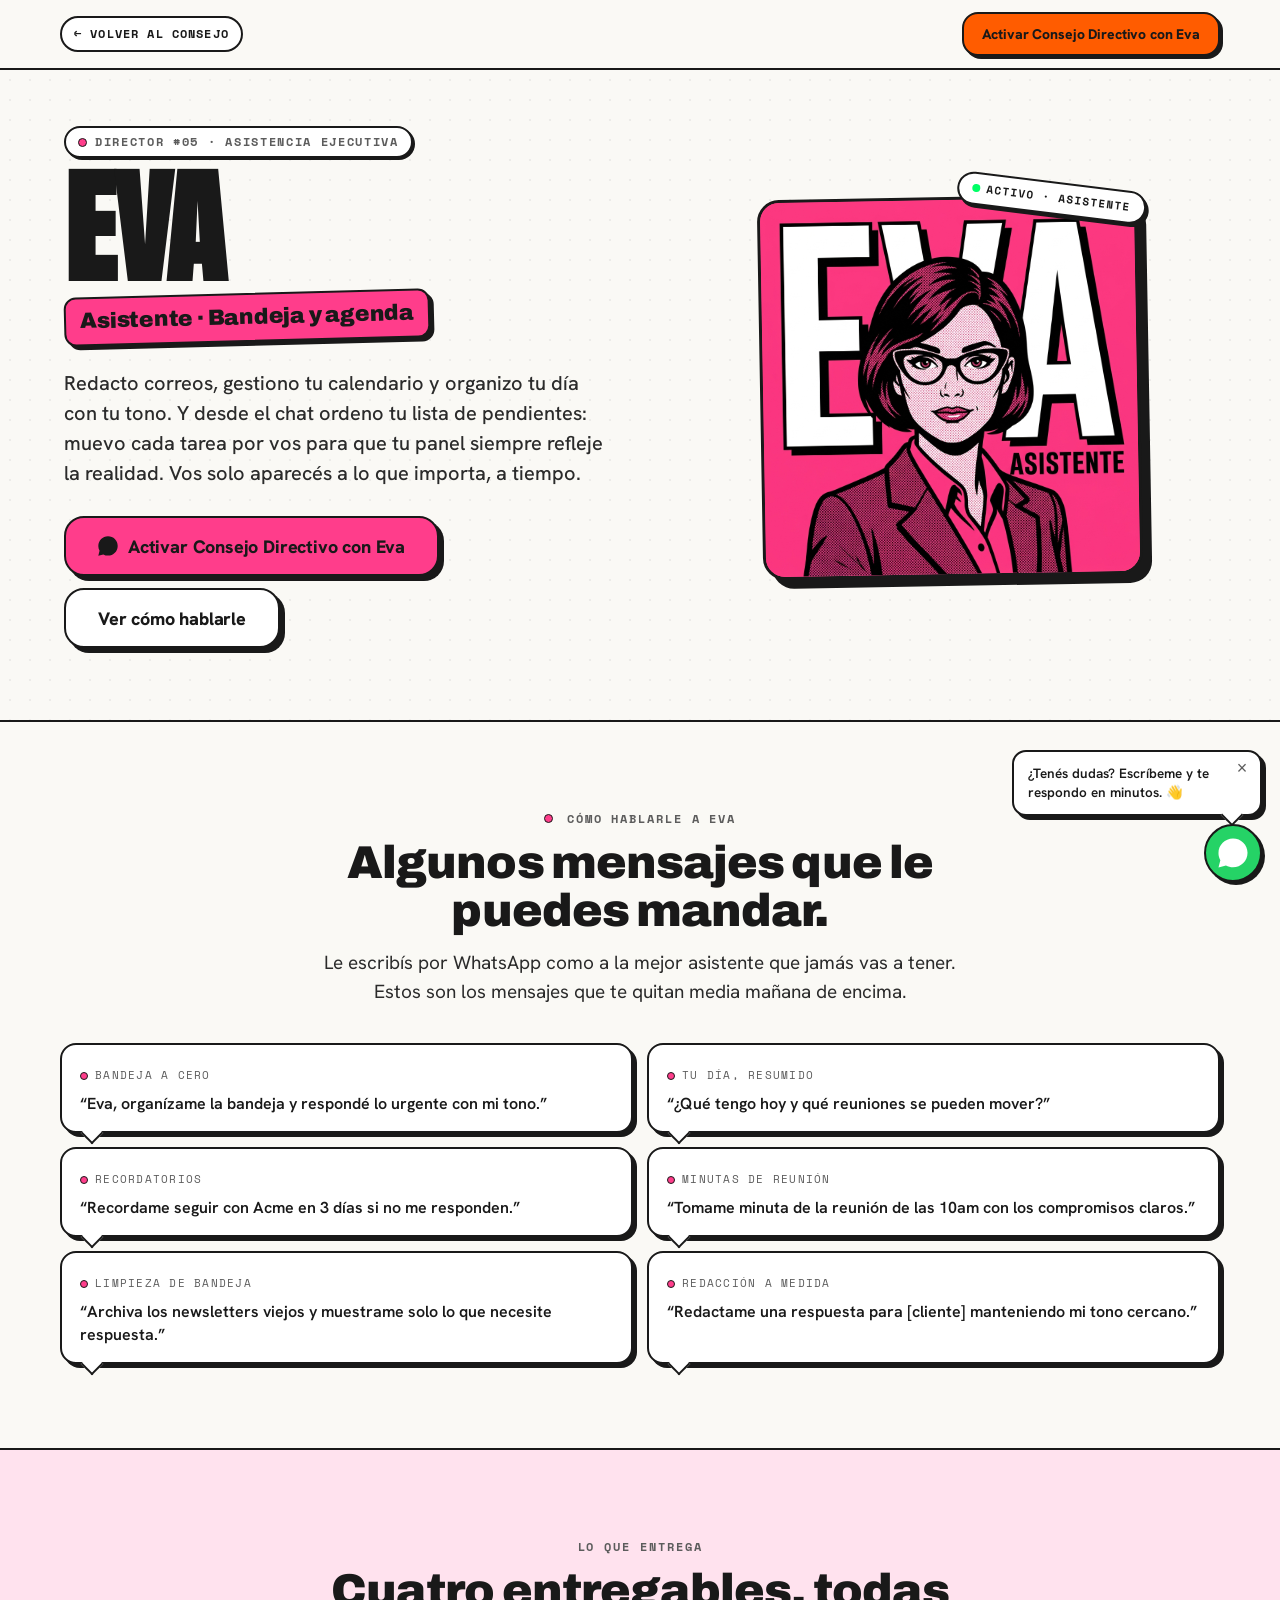
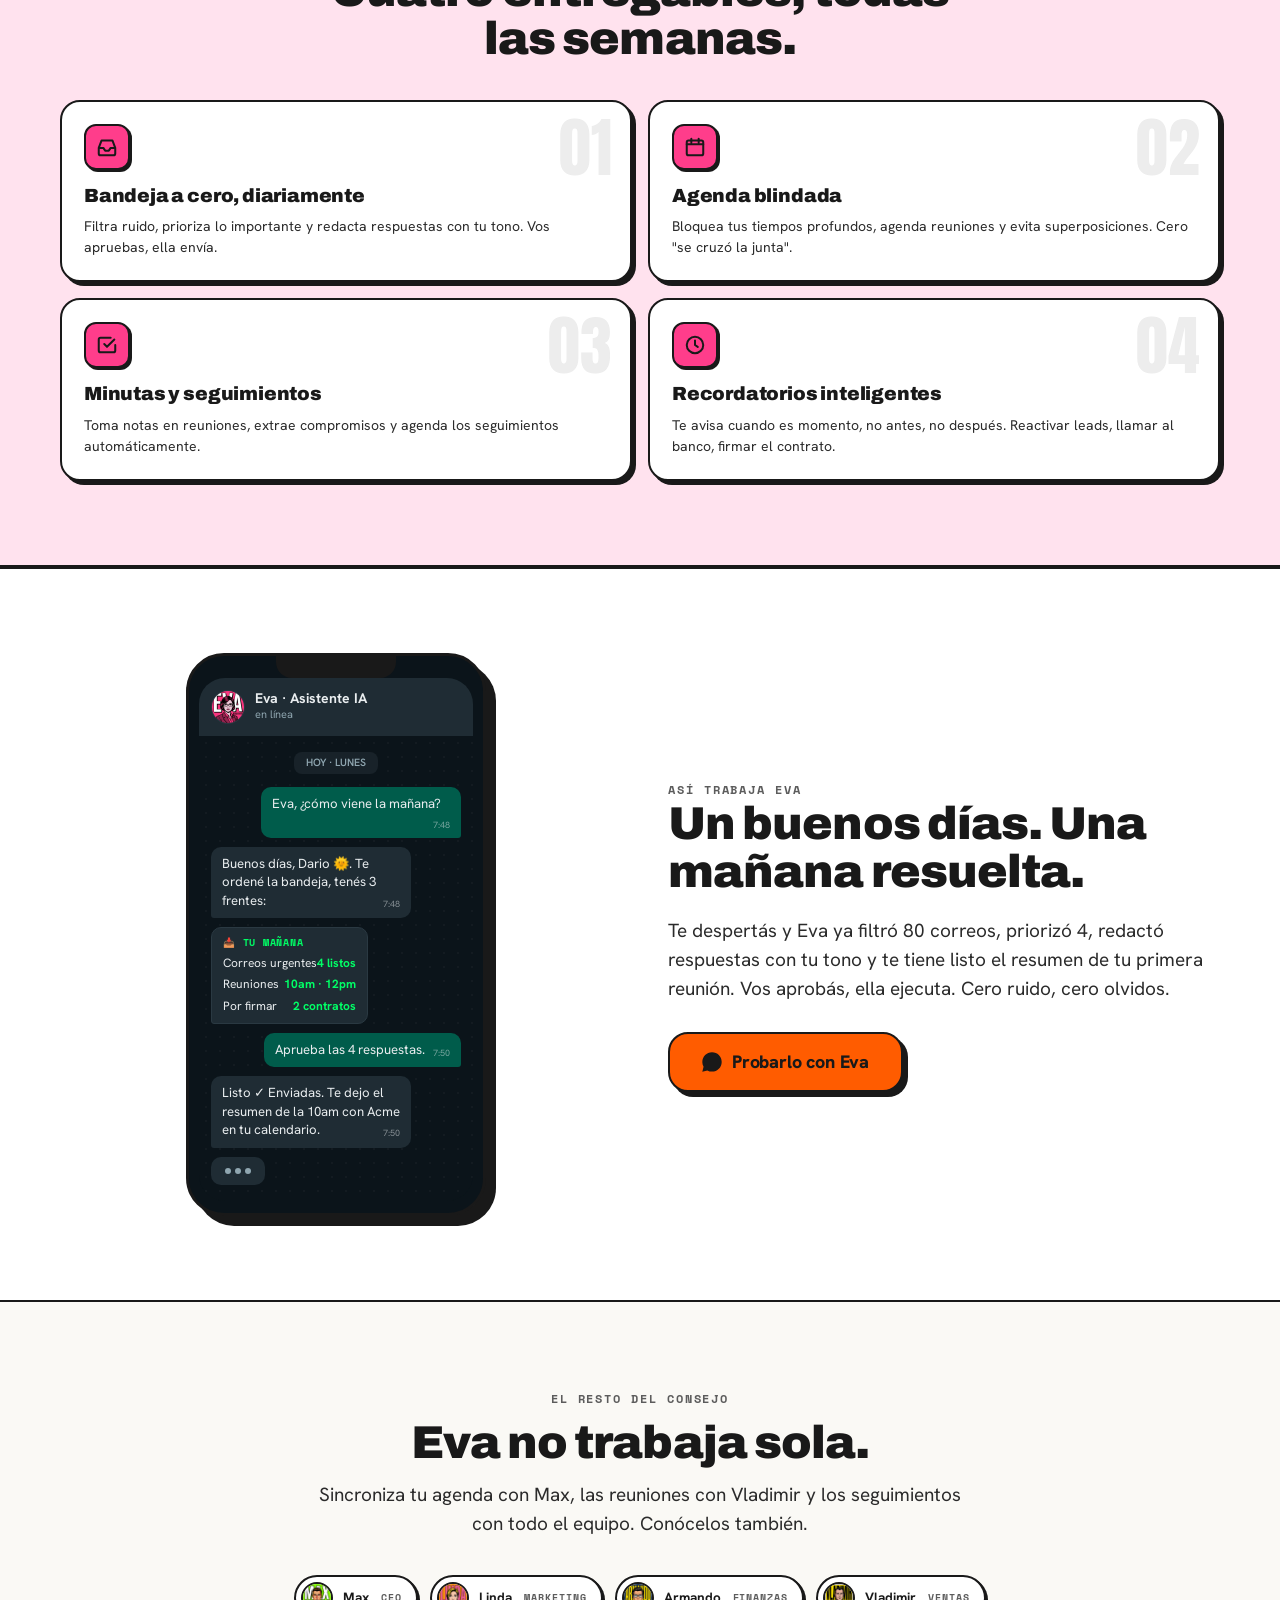
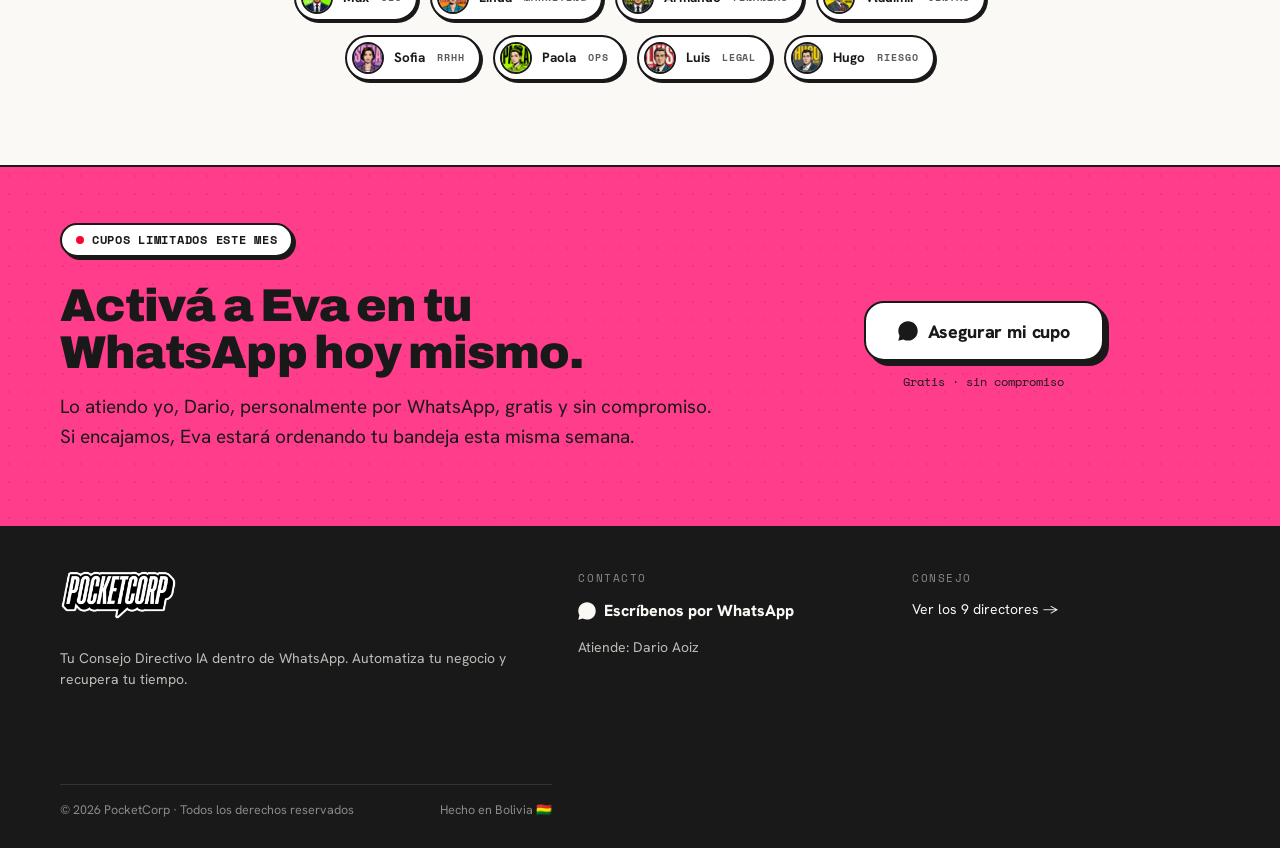
<file: directores/eva.html>
<!DOCTYPE html>
<html lang="es">
<head>
<meta charset="UTF-8" />
<meta name="viewport" content="width=device-width, initial-scale=1" />
<title>Eva, Asistente IA · PocketCorp</title>
<meta name="description" content="Eva, tu asistente ejecutiva IA: bandeja a cero, agenda blindada y minutas con seguimientos. Activa a Eva dentro de tu WhatsApp." />
<link rel="stylesheet" href="../styles.css" />
<link rel="stylesheet" href="../landing.css" />
<link rel="stylesheet" href="director.css" />
<style>
  body.dir { --accent: var(--pop-pink); --accent-tint: var(--tint-pink); }
</style>
</head>
<body class="dir">

<!-- ============ MINI HEADER ============ -->
<header class="dir-header">
  <div class="wrap">
    <a class="dir-back" href="../index.html#directores">← Volver al Consejo</a>
    <a class="btn btn--sm cta-head" data-wa data-wa-loc="header">Activar Consejo Directivo con Eva</a>
  </div>
</header>

<!-- ============ HERO ============ -->
<section class="dir-hero">
  <div class="wrap">
    <div>
      <span class="dir-eyebrow"><span class="swatch"></span> <span data-key="directores.eva.eyebrow">Director #05 · Asistencia Ejecutiva</span></span>
      <h1 class="dir-name">Eva</h1>
      <div><span class="dir-role" data-key="directores.eva.role">Asistente · Bandeja y agenda</span></div>
      <p class="dir-tagline" data-key="directores.eva.tagline">Redacto correos, gestiono tu calendario y organizo tu día con tu tono. Y desde el chat ordeno tu lista de pendientes: muevo cada tarea por vos para que tu panel siempre refleje la realidad. Vos solo aparecés a lo que importa, a tiempo.</p>
      <div class="dir-hero-cta">
        <a class="btn btn--lg" data-wa data-wa-loc="hero">
          <svg width="20" height="20" viewBox="0 0 32 32" fill="currentColor"><path d="M16 .5C7.4.5.5 7.4.5 16c0 2.8.7 5.4 2 7.7L.5 31.5l8-2.1c2.2 1.2 4.8 1.9 7.5 1.9 8.6 0 15.5-6.9 15.5-15.5S24.6.5 16 .5zm7.1 18.7c-.4-.2-2.3-1.1-2.6-1.3-.4-.1-.6-.2-.9.2-.3.4-1 1.3-1.2 1.5-.2.2-.4.3-.8.1-.4-.2-1.6-.6-3.1-1.9-1.1-1-1.9-2.3-2.1-2.7-.2-.4 0-.6.2-.8l.5-.7c.2-.2.2-.4.4-.7.1-.3 0-.5 0-.7-.1-.2-.9-2.1-1.2-2.9-.3-.8-.6-.7-.9-.7h-.7c-.2 0-.6.1-1 .5-.3.4-1.3 1.3-1.3 3.1s1.3 3.6 1.5 3.9c.2.3 2.6 4 6.3 5.6.9.4 1.6.6 2.1.8.9.3 1.7.2 2.3.1.7-.1 2.3-.9 2.6-1.8.3-.9.3-1.6.2-1.8-.1-.2-.3-.3-.7-.5z"/></svg>
          Activar Consejo Directivo con Eva
        </a>
        <a class="btn btn--lg btn--white" href="#prompts">Ver cómo hablarle</a>
      </div>
    </div>
    <div class="dir-portrait">
      <div class="dir-portrait__frame">
        <img src="../assets/employees/eva.jpeg" alt="Eva, Asistente IA" />
      </div>
      <span class="dir-portrait__sticker"><span class="dot"></span> Activo · Asistente</span>
    </div>
  </div>
</section>

<!-- ============ PROMPTS ============ -->
<section class="dir-section" id="prompts">
  <div class="wrap">
    <div class="dir-section-head">
      <span class="eyebrow"><span style="display:inline-block;width:9px;height:9px;border-radius:50%;background:var(--accent);border:1.5px solid var(--ink);margin-right:6px;vertical-align:middle"></span> Cómo hablarle a Eva</span>
      <h2 class="h2" style="margin-top:10px" data-key="directores.eva.pillTitle">Algunos mensajes que le puedes mandar.</h2>
      <p class="lead" data-key="directores.eva.pillSub">Le escribís por WhatsApp como a la mejor asistente que jamás vas a tener. Estos son los mensajes que te quitan media mañana de encima.</p>
    </div>
    <div class="prompts">
      <div class="prompt-card">
        <div class="meta"><span class="swatch"></span> Bandeja a cero</div>
        <div class="msg">Eva, organízame la bandeja y respondé lo urgente con mi tono.</div>
        <span class="tail"></span>
      </div>
      <div class="prompt-card">
        <div class="meta"><span class="swatch"></span> Tu día, resumido</div>
        <div class="msg">¿Qué tengo hoy y qué reuniones se pueden mover?</div>
        <span class="tail"></span>
      </div>
      <div class="prompt-card">
        <div class="meta"><span class="swatch"></span> Recordatorios</div>
        <div class="msg">Recordame seguir con Acme en 3 días si no me responden.</div>
        <span class="tail"></span>
      </div>
      <div class="prompt-card">
        <div class="meta"><span class="swatch"></span> Minutas de reunión</div>
        <div class="msg">Tomame minuta de la reunión de las 10am con los compromisos claros.</div>
        <span class="tail"></span>
      </div>
      <div class="prompt-card">
        <div class="meta"><span class="swatch"></span> Limpieza de bandeja</div>
        <div class="msg">Archiva los newsletters viejos y muestrame solo lo que necesite respuesta.</div>
        <span class="tail"></span>
      </div>
      <div class="prompt-card">
        <div class="meta"><span class="swatch"></span> Redacción a medida</div>
        <div class="msg">Redactame una respuesta para [cliente] manteniendo mi tono cercano.</div>
        <span class="tail"></span>
      </div>
    </div>
  </div>
</section>

<!-- ============ DELIVERABLES ============ -->
<section class="dir-section dir-section--accent">
  <div class="wrap">
    <div class="dir-section-head">
      <span class="eyebrow">Lo que entrega</span>
      <h2 class="h2" style="margin-top:10px">Cuatro entregables, todas las semanas.</h2>
    </div>
    <div class="deliverables">
      <div class="deliv">
        <span class="deliv__num">01</span>
        <div class="deliv__icon"><svg width="22" height="22" viewBox="0 0 24 24" fill="none" stroke="var(--ink)" stroke-width="2.2" stroke-linecap="round" stroke-linejoin="round"><path d="M3 13h5l2 3h4l2-3h5M3 13l3-8h12l3 8v6a2 2 0 01-2 2H5a2 2 0 01-2-2z"/></svg></div>
        <h3 data-key="directores.eva.deliv1Title">Bandeja a cero, diariamente</h3>
        <p data-key="directores.eva.deliv1Desc">Filtra ruido, prioriza lo importante y redacta respuestas con tu tono. Vos apruebas, ella envía.</p>
      </div>
      <div class="deliv">
        <span class="deliv__num">02</span>
        <div class="deliv__icon"><svg width="22" height="22" viewBox="0 0 24 24" fill="none" stroke="var(--ink)" stroke-width="2.2" stroke-linecap="round" stroke-linejoin="round"><rect x="3" y="5" width="18" height="16" rx="2"/><path d="M3 9h18M8 3v4M16 3v4"/></svg></div>
        <h3 data-key="directores.eva.deliv2Title">Agenda blindada</h3>
        <p data-key="directores.eva.deliv2Desc">Bloquea tus tiempos profundos, agenda reuniones y evita superposiciones. Cero "se cruzó la junta".</p>
      </div>
      <div class="deliv">
        <span class="deliv__num">03</span>
        <div class="deliv__icon"><svg width="22" height="22" viewBox="0 0 24 24" fill="none" stroke="var(--ink)" stroke-width="2.2" stroke-linecap="round" stroke-linejoin="round"><path d="M9 11l3 3 8-8"/><path d="M21 12v6a2 2 0 01-2 2H5a2 2 0 01-2-2V6a2 2 0 012-2h11"/></svg></div>
        <h3 data-key="directores.eva.deliv3Title">Minutas y seguimientos</h3>
        <p data-key="directores.eva.deliv3Desc">Toma notas en reuniones, extrae compromisos y agenda los seguimientos automáticamente.</p>
      </div>
      <div class="deliv">
        <span class="deliv__num">04</span>
        <div class="deliv__icon"><svg width="22" height="22" viewBox="0 0 24 24" fill="none" stroke="var(--ink)" stroke-width="2.2" stroke-linecap="round" stroke-linejoin="round"><circle cx="12" cy="12" r="9"/><path d="M12 7v5l3 2"/></svg></div>
        <h3 data-key="directores.eva.deliv4Title">Recordatorios inteligentes</h3>
        <p data-key="directores.eva.deliv4Desc">Te avisa cuando es momento, no antes, no después. Reactivar leads, llamar al banco, firmar el contrato.</p>
      </div>
    </div>
  </div>
</section>

<!-- ============ MINI CHAT ============ -->
<section class="dir-section dir-section--white">
  <div class="wrap">
    <div class="dir-chat-grid">
      <div class="phone" aria-hidden="true">
        <div class="phone__notch"></div>
        <div class="phone__screen">
          <div class="wa-top">
            <img src="../assets/employees/eva.jpeg" alt="" />
            <div><div class="nm">Eva · Asistente IA</div><div class="on">en línea</div></div>
          </div>
          <div class="wa-body">
            <div class="wa-day">HOY · LUNES</div>
            <div class="bubble me">Eva, ¿cómo viene la mañana? <span class="t">7:48</span></div>
            <div class="bubble them">Buenos días, Dario 🌞. Te ordené la bandeja, tenés 3 frentes:<span class="t">7:48</span></div>
            <div class="bubble them bubble--data">
              <div class="dh">📥 Tu mañana</div>
              <div class="dr"><span>Correos urgentes</span> <b>4 listos</b></div>
              <div class="dr"><span>Reuniones</span> <b>10am · 12pm</b></div>
              <div class="dr"><span>Por firmar</span> <b>2 contratos</b></div>
            </div>
            <div class="bubble me">Aprueba las 4 respuestas. <span class="t">7:50</span></div>
            <div class="bubble them">Listo ✓ Enviadas. Te dejo el resumen de la 10am con Acme en tu calendario.<span class="t">7:50</span></div>
            <div class="typing"><i></i><i></i><i></i></div>
          </div>
        </div>
      </div>
      <div class="dir-chat-copy">
        <span class="eyebrow">Así trabaja Eva</span>
        <h2 class="h2" data-key="directores.eva.chatTitle">Un buenos días. Una mañana resuelta.</h2>
        <p class="lead" data-key="directores.eva.chatSub">Te despertás y Eva ya filtró 80 correos, priorizó 4, redactó respuestas con tu tono y te tiene listo el resumen de tu primera reunión. Vos aprobás, ella ejecuta. Cero ruido, cero olvidos.</p>
        <div style="margin-top:28px">
          <a class="btn btn--lg" data-wa data-wa-loc="medio">
            <svg width="20" height="20" viewBox="0 0 32 32" fill="currentColor"><path d="M16 .5C7.4.5.5 7.4.5 16c0 2.8.7 5.4 2 7.7L.5 31.5l8-2.1c2.2 1.2 4.8 1.9 7.5 1.9 8.6 0 15.5-6.9 15.5-15.5S24.6.5 16 .5zm7.1 18.7c-.4-.2-2.3-1.1-2.6-1.3-.4-.1-.6-.2-.9.2-.3.4-1 1.3-1.2 1.5-.2.2-.4.3-.8.1-.4-.2-1.6-.6-3.1-1.9-1.1-1-1.9-2.3-2.1-2.7-.2-.4 0-.6.2-.8l.5-.7c.2-.2.2-.4.4-.7.1-.3 0-.5 0-.7-.1-.2-.9-2.1-1.2-2.9-.3-.8-.6-.7-.9-.7h-.7c-.2 0-.6.1-1 .5-.3.4-1.3 1.3-1.3 3.1s1.3 3.6 1.5 3.9c.2.3 2.6 4 6.3 5.6.9.4 1.6.6 2.1.8.9.3 1.7.2 2.3.1.7-.1 2.3-.9 2.6-1.8.3-.9.3-1.6.2-1.8-.1-.2-.3-.3-.7-.5z"/></svg>
            Probarlo con Eva
          </a>
        </div>
      </div>
    </div>
  </div>
</section>

<!-- ============ OTHER DIRECTORS ============ -->
<section class="dir-section">
  <div class="wrap">
    <div class="dir-section-head">
      <span class="eyebrow">El resto del Consejo</span>
      <h2 class="h2" style="margin-top:10px">Eva no trabaja sola.</h2>
      <p class="lead">Sincroniza tu agenda con Max, las reuniones con Vladimir y los seguimientos con todo el equipo. Conócelos también.</p>
    </div>
    <div class="other-dirs">
      <a class="other-dir" href="max.html"><img src="../assets/employees/max.jpeg" alt=""/>Max <span class="role">CEO</span></a>
      <a class="other-dir" href="linda.html"><img src="../assets/employees/linda.jpeg" alt=""/>Linda <span class="role">Marketing</span></a>
      <a class="other-dir" href="armando.html"><img src="../assets/employees/armando.jpeg" alt=""/>Armando <span class="role">Finanzas</span></a>
      <a class="other-dir" href="vladimir.html"><img src="../assets/employees/vladimir.jpeg" alt=""/>Vladimir <span class="role">Ventas</span></a>
      <a class="other-dir" href="sofia.html"><img src="../assets/employees/sofia.jpeg" alt=""/>Sofia <span class="role">RRHH</span></a>
      <a class="other-dir" href="paola.html"><img src="../assets/employees/paola.jpeg" alt=""/>Paola <span class="role">Ops</span></a>
      <a class="other-dir" href="luis.html"><img src="../assets/employees/luis.jpeg" alt=""/>Luis <span class="role">Legal</span></a>
      <a class="other-dir" href="hugo.html"><img src="../assets/employees/hugo.jpeg" alt=""/>Hugo <span class="role">Riesgo</span></a>
    </div>
  </div>
</section>

<!-- ============ CLOSER ============ -->
<section class="dir-closer">
  <div class="wrap">
    <div>
      <span class="scarcity-pill" style="background:var(--white)"><span class="dot"></span> Cupos limitados este mes</span>
      <h2 class="h2 display" style="text-transform:none;margin-top:10px">Activá a Eva en tu WhatsApp hoy mismo.</h2>
      <p class="lead" style="margin-top:14px" data-key="directores.eva.closerSub">Lo atiendo yo, Dario, personalmente por WhatsApp, gratis y sin compromiso. Si encajamos, Eva estará ordenando tu bandeja esta misma semana.</p>
    </div>
    <div style="display:flex;flex-direction:column;gap:12px;align-items:center">
      <a class="btn btn--lg btn--white" data-wa data-wa-loc="cierre">
        <svg width="20" height="20" viewBox="0 0 32 32" fill="currentColor"><path d="M16 .5C7.4.5.5 7.4.5 16c0 2.8.7 5.4 2 7.7L.5 31.5l8-2.1c2.2 1.2 4.8 1.9 7.5 1.9 8.6 0 15.5-6.9 15.5-15.5S24.6.5 16 .5zm7.1 18.7c-.4-.2-2.3-1.1-2.6-1.3-.4-.1-.6-.2-.9.2-.3.4-1 1.3-1.2 1.5-.2.2-.4.3-.8.1-.4-.2-1.6-.6-3.1-1.9-1.1-1-1.9-2.3-2.1-2.7-.2-.4 0-.6.2-.8l.5-.7c.2-.2.2-.4.4-.7.1-.3 0-.5 0-.7-.1-.2-.9-2.1-1.2-2.9-.3-.8-.6-.7-.9-.7h-.7c-.2 0-.6.1-1 .5-.3.4-1.3 1.3-1.3 3.1s1.3 3.6 1.5 3.9c.2.3 2.6 4 6.3 5.6.9.4 1.6.6 2.1.8.9.3 1.7.2 2.3.1.7-.1 2.3-.9 2.6-1.8.3-.9.3-1.6.2-1.8-.1-.2-.3-.3-.7-.5z"/></svg>
        Asegurar mi cupo
      </a>
      <span style="font-family:var(--font-mono);font-size:12px;color:var(--ink)">Gratis · sin compromiso</span>
    </div>
  </div>
</section>

<!-- ============ FOOTER (mini) ============ -->
<footer class="site-footer">
  <div class="wrap">
    <div>
      <div class="logo-slot" style="margin-bottom:14px">
        <img src="../assets/brand/logo-wordmark-outline.png" alt="PocketCorp" class="brand-logo brand-logo--footer" />
      </div>
      <p>Tu Consejo Directivo IA dentro de WhatsApp. Automatiza tu negocio y recupera tu tiempo.</p>
    </div>
    <div>
      <div style="font-family:var(--font-mono);font-size:11px;letter-spacing:.14em;text-transform:uppercase;color:#8A8A86;margin-bottom:12px">Contacto</div>
      <div class="foot-cta">
        <a data-wa data-wa-loc="footer"><svg width="18" height="18" viewBox="0 0 32 32" fill="currentColor"><path d="M16 .5C7.4.5.5 7.4.5 16c0 2.8.7 5.4 2 7.7L.5 31.5l8-2.1c2.2 1.2 4.8 1.9 7.5 1.9 8.6 0 15.5-6.9 15.5-15.5S24.6.5 16 .5zm7.1 18.7c-.4-.2-2.3-1.1-2.6-1.3-.4-.1-.6-.2-.9.2-.3.4-1 1.3-1.2 1.5-.2.2-.4.3-.8.1-.4-.2-1.6-.6-3.1-1.9-1.1-1-1.9-2.3-2.1-2.7-.2-.4 0-.6.2-.8l.5-.7c.2-.2.2-.4.4-.7.1-.3 0-.5 0-.7-.1-.2-.9-2.1-1.2-2.9-.3-.8-.6-.7-.9-.7h-.7c-.2 0-.6.1-1 .5-.3.4-1.3 1.3-1.3 3.1s1.3 3.6 1.5 3.9c.2.3 2.6 4 6.3 5.6.9.4 1.6.6 2.1.8.9.3 1.7.2 2.3.1.7-.1 2.3-.9 2.6-1.8.3-.9.3-1.6.2-1.8-.1-.2-.3-.3-.7-.5z"/></svg> Escríbenos por WhatsApp</a>
      </div>
      <p style="margin-top:10px">Atiende: Dario Aoiz</p>
    </div>
    <div>
      <div style="font-family:var(--font-mono);font-size:11px;letter-spacing:.14em;text-transform:uppercase;color:#8A8A86;margin-bottom:12px">Consejo</div>
      <p style="margin:0"><a href="../index.html#directores" style="color:var(--cream)">Ver los 9 directores →</a></p>
    </div>
  </div>
  <div class="wrap"><div class="foot-legal"><span>© 2026 PocketCorp · Todos los derechos reservados</span><span>Hecho en Bolivia 🇧🇴</span></div></div>
</footer>

<!-- Floating WhatsApp -->
<a class="wa-float" data-wa data-wa-loc="boton_flotante" aria-label="Hablar por WhatsApp">
  <svg viewBox="0 0 32 32" fill="#fff"><path d="M16 .5C7.4.5.5 7.4.5 16c0 2.8.7 5.4 2 7.7L.5 31.5l8-2.1c2.2 1.2 4.8 1.9 7.5 1.9 8.6 0 15.5-6.9 15.5-15.5S24.6.5 16 .5zm7.1 18.7c-.4-.2-2.3-1.1-2.6-1.3-.4-.1-.6-.2-.9.2-.3.4-1 1.3-1.2 1.5-.2.2-.4.3-.8.1-.4-.2-1.6-.6-3.1-1.9-1.1-1-1.9-2.3-2.1-2.7-.2-.4 0-.6.2-.8l.5-.7c.2-.2.2-.4.4-.7.1-.3 0-.5 0-.7-.1-.2-.9-2.1-1.2-2.9-.3-.8-.6-.7-.9-.7h-.7c-.2 0-.6.1-1 .5-.3.4-1.3 1.3-1.3 3.1s1.3 3.6 1.5 3.9c.2.3 2.6 4 6.3 5.6.9.4 1.6.6 2.1.8.9.3 1.7.2 2.3.1.7-.1 2.3-.9 2.6-1.8.3-.9.3-1.6.2-1.8-.1-.2-.3-.3-.7-.5z"/></svg>
</a>

<script src="../content.js" data-base=".."></script>
<script src="../main.js"></script>
</body>
</html>
</file>
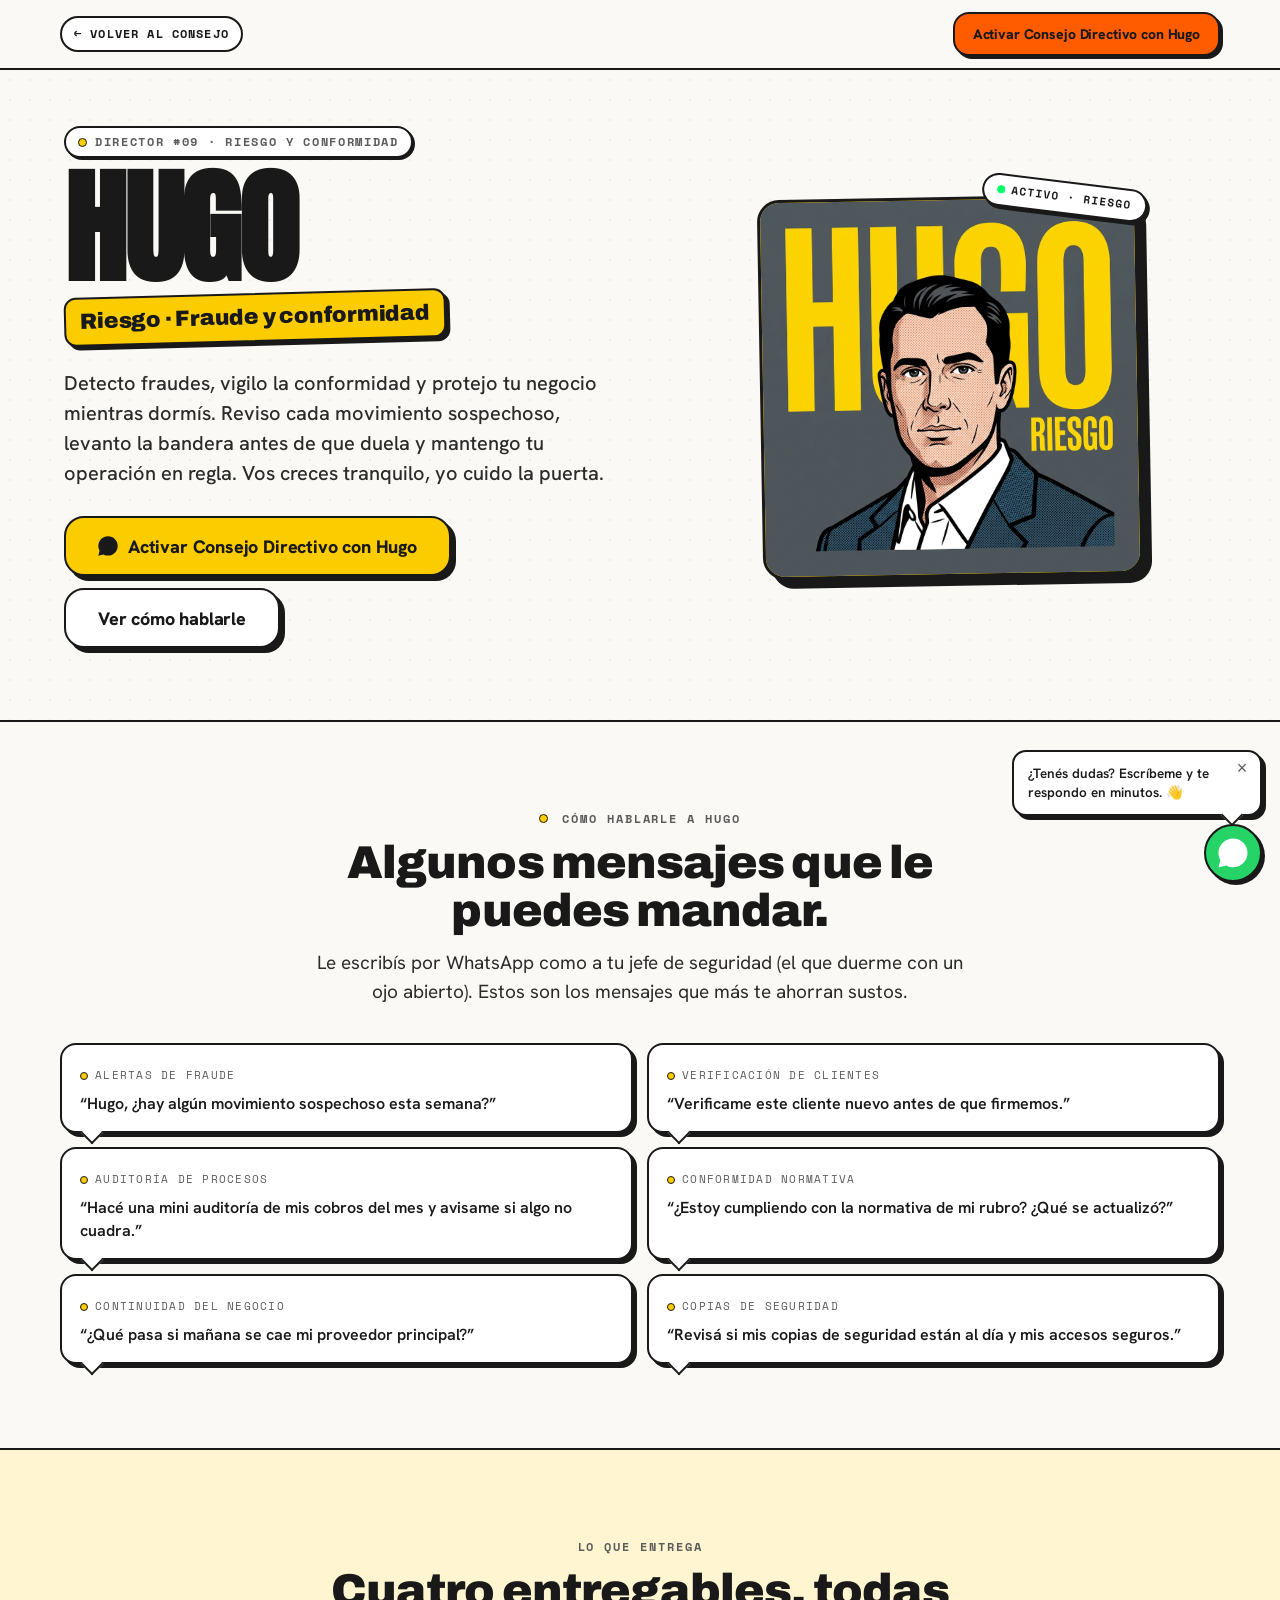
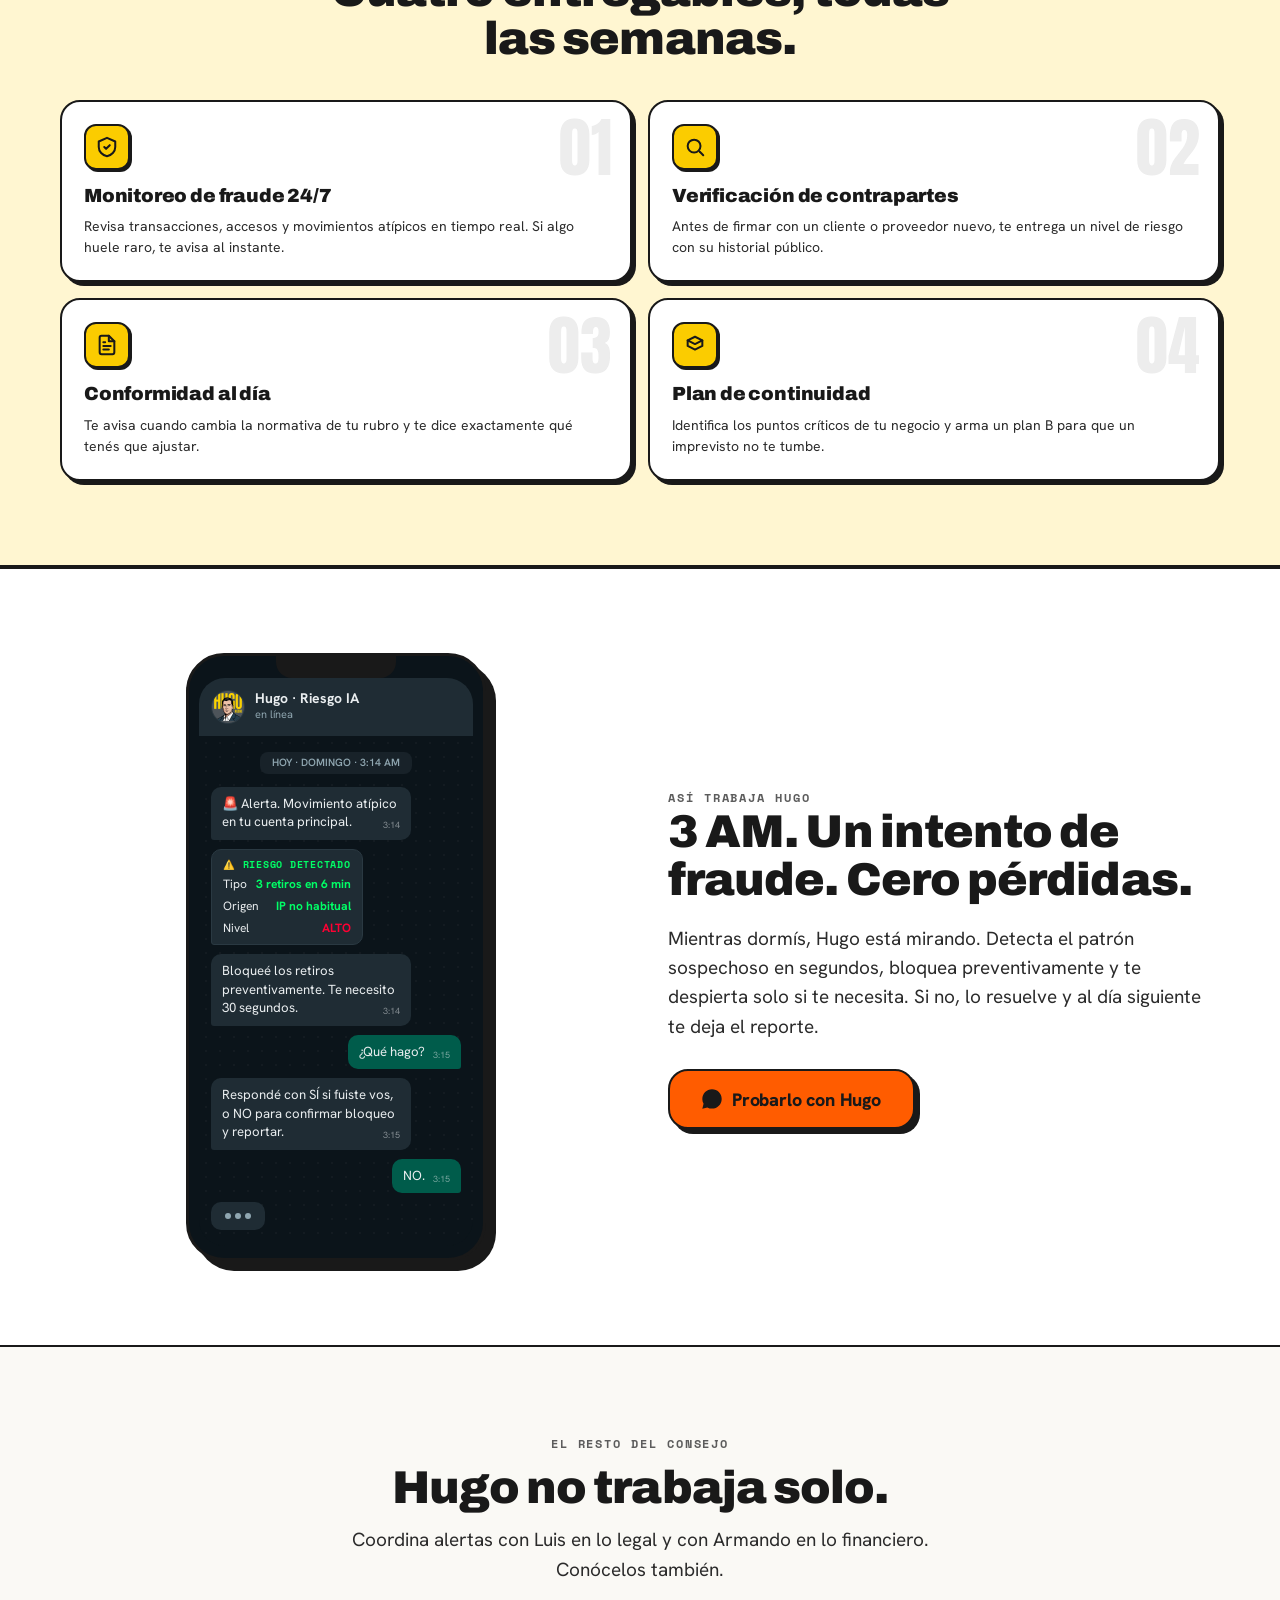
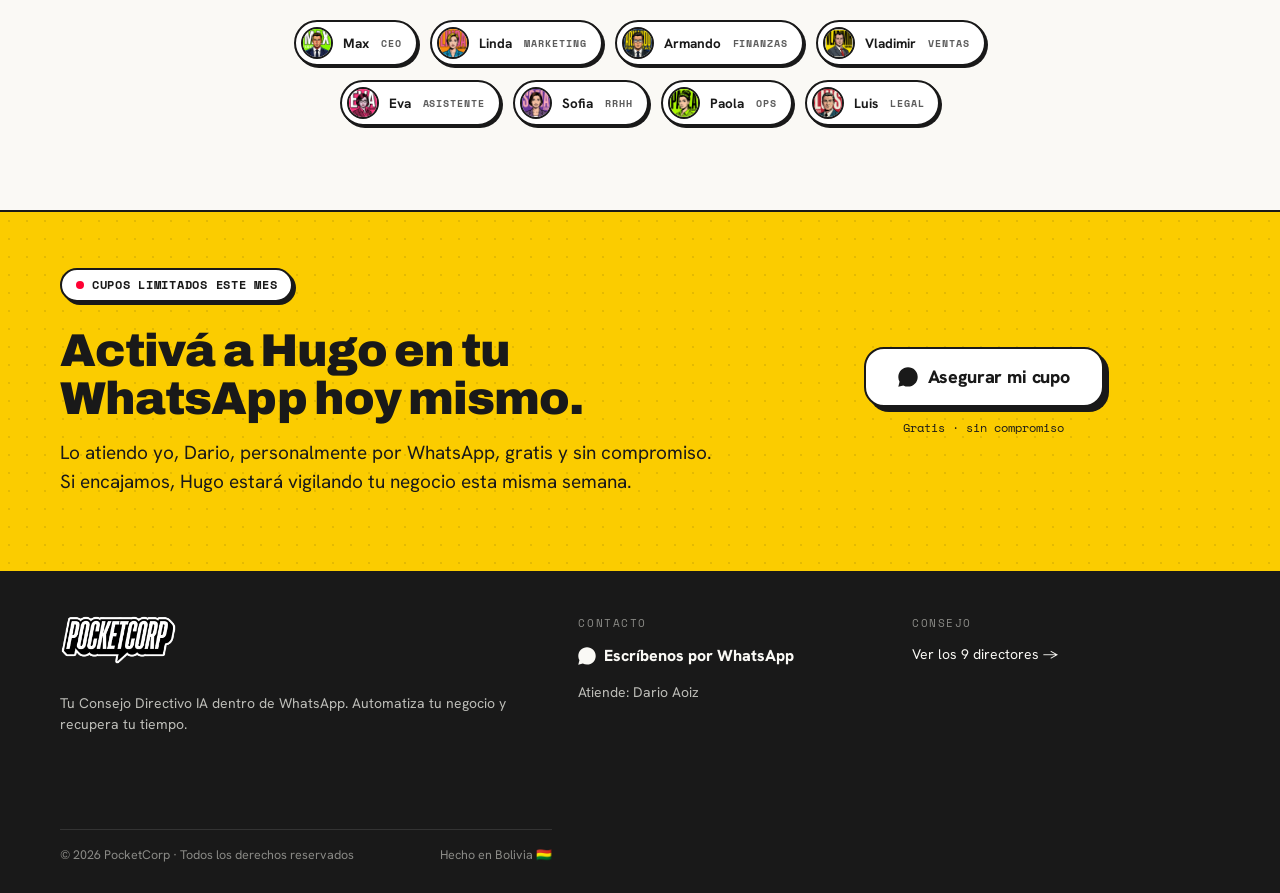
<file: directores/hugo.html>
<!DOCTYPE html>
<html lang="es">
<head>
<meta charset="UTF-8" />
<meta name="viewport" content="width=device-width, initial-scale=1" />
<title>Hugo, Riesgo IA · PocketCorp</title>
<meta name="description" content="Hugo, tu director de Riesgo IA: detecta fraudes, vigila el cumplimiento y protege tu negocio mientras dormís. Activa a Hugo dentro de tu WhatsApp." />
<link rel="stylesheet" href="../styles.css" />
<link rel="stylesheet" href="../landing.css" />
<link rel="stylesheet" href="director.css" />
<style>
  body.dir { --accent: var(--pop-yellow); --accent-tint: var(--tint-yellow); }
</style>
</head>
<body class="dir">

<!-- ============ MINI HEADER ============ -->
<header class="dir-header">
  <div class="wrap">
    <a class="dir-back" href="../index.html#directores">← Volver al Consejo</a>
    <a class="btn btn--sm cta-head" data-wa data-wa-loc="header">Activar Consejo Directivo con Hugo</a>
  </div>
</header>

<!-- ============ HERO ============ -->
<section class="dir-hero">
  <div class="wrap">
    <div>
      <span class="dir-eyebrow"><span class="swatch"></span> <span data-key="directores.hugo.eyebrow">Director #09 · Riesgo y Conformidad</span></span>
      <h1 class="dir-name">Hugo</h1>
      <div><span class="dir-role" data-key="directores.hugo.role">Riesgo · Fraude y conformidad</span></div>
      <p class="dir-tagline" data-key="directores.hugo.tagline">Detecto fraudes, vigilo la conformidad y protejo tu negocio mientras dormís. Reviso cada movimiento sospechoso, levanto la bandera antes de que duela y mantengo tu operación en regla. Vos creces tranquilo, yo cuido la puerta.</p>
      <div class="dir-hero-cta">
        <a class="btn btn--lg" data-wa data-wa-loc="hero">
          <svg width="20" height="20" viewBox="0 0 32 32" fill="currentColor"><path d="M16 .5C7.4.5.5 7.4.5 16c0 2.8.7 5.4 2 7.7L.5 31.5l8-2.1c2.2 1.2 4.8 1.9 7.5 1.9 8.6 0 15.5-6.9 15.5-15.5S24.6.5 16 .5zm7.1 18.7c-.4-.2-2.3-1.1-2.6-1.3-.4-.1-.6-.2-.9.2-.3.4-1 1.3-1.2 1.5-.2.2-.4.3-.8.1-.4-.2-1.6-.6-3.1-1.9-1.1-1-1.9-2.3-2.1-2.7-.2-.4 0-.6.2-.8l.5-.7c.2-.2.2-.4.4-.7.1-.3 0-.5 0-.7-.1-.2-.9-2.1-1.2-2.9-.3-.8-.6-.7-.9-.7h-.7c-.2 0-.6.1-1 .5-.3.4-1.3 1.3-1.3 3.1s1.3 3.6 1.5 3.9c.2.3 2.6 4 6.3 5.6.9.4 1.6.6 2.1.8.9.3 1.7.2 2.3.1.7-.1 2.3-.9 2.6-1.8.3-.9.3-1.6.2-1.8-.1-.2-.3-.3-.7-.5z"/></svg>
          Activar Consejo Directivo con Hugo
        </a>
        <a class="btn btn--lg btn--white" href="#prompts">Ver cómo hablarle</a>
      </div>
    </div>
    <div class="dir-portrait">
      <div class="dir-portrait__frame">
        <img src="../assets/employees/hugo.jpeg" alt="Hugo, Riesgo IA" />
      </div>
      <span class="dir-portrait__sticker"><span class="dot"></span> Activo · Riesgo</span>
    </div>
  </div>
</section>

<!-- ============ PROMPTS ============ -->
<section class="dir-section" id="prompts">
  <div class="wrap">
    <div class="dir-section-head">
      <span class="eyebrow"><span style="display:inline-block;width:9px;height:9px;border-radius:50%;background:var(--accent);border:1.5px solid var(--ink);margin-right:6px;vertical-align:middle"></span> Cómo hablarle a Hugo</span>
      <h2 class="h2" style="margin-top:10px" data-key="directores.hugo.pillTitle">Algunos mensajes que le puedes mandar.</h2>
      <p class="lead" data-key="directores.hugo.pillSub">Le escribís por WhatsApp como a tu jefe de seguridad el que duerme con un ojo abierto. Estos son los mensajes que más te ahorran sustos.</p>
    </div>
    <div class="prompts">
      <div class="prompt-card">
        <div class="meta"><span class="swatch"></span> Alertas de fraude</div>
        <div class="msg">Hugo, ¿hay algún movimiento sospechoso esta semana?</div>
        <span class="tail"></span>
      </div>
      <div class="prompt-card">
        <div class="meta"><span class="swatch"></span> Verificación de clientes</div>
        <div class="msg">Verificame este cliente nuevo antes de que firmemos.</div>
        <span class="tail"></span>
      </div>
      <div class="prompt-card">
        <div class="meta"><span class="swatch"></span> Auditoría de procesos</div>
        <div class="msg">Hacé una mini auditoría de mis cobros del mes y avisame si algo no cuadra.</div>
        <span class="tail"></span>
      </div>
      <div class="prompt-card">
        <div class="meta"><span class="swatch"></span> Conformidad normativa</div>
        <div class="msg">¿Estoy cumpliendo con la normativa de mi rubro? ¿Qué se actualizó?</div>
        <span class="tail"></span>
      </div>
      <div class="prompt-card">
        <div class="meta"><span class="swatch"></span> Continuidad del negocio</div>
        <div class="msg">¿Qué pasa si mañana se cae mi proveedor principal?</div>
        <span class="tail"></span>
      </div>
      <div class="prompt-card">
        <div class="meta"><span class="swatch"></span> Copias de seguridad</div>
        <div class="msg">Revisá si mis copias de seguridad están al día y mis accesos seguros.</div>
        <span class="tail"></span>
      </div>
    </div>
  </div>
</section>

<!-- ============ DELIVERABLES ============ -->
<section class="dir-section dir-section--accent">
  <div class="wrap">
    <div class="dir-section-head">
      <span class="eyebrow">Lo que entrega</span>
      <h2 class="h2" style="margin-top:10px">Cuatro entregables, todas las semanas.</h2>
    </div>
    <div class="deliverables">
      <div class="deliv">
        <span class="deliv__num">01</span>
        <div class="deliv__icon"><svg width="22" height="22" viewBox="0 0 24 24" fill="none" stroke="var(--ink)" stroke-width="2.2" stroke-linecap="round" stroke-linejoin="round"><path d="M12 2l9 4v6c0 5-4 9-9 10-5-1-9-5-9-10V6l9-4z"/><path d="M9 12l2 2 4-4"/></svg></div>
        <h3 data-key="directores.hugo.deliv1Title">Monitoreo de fraude 24/7</h3>
        <p data-key="directores.hugo.deliv1Desc">Revisa transacciones, accesos y movimientos atípicos en tiempo real. Si algo huele raro, te avisa al instante.</p>
      </div>
      <div class="deliv">
        <span class="deliv__num">02</span>
        <div class="deliv__icon"><svg width="22" height="22" viewBox="0 0 24 24" fill="none" stroke="var(--ink)" stroke-width="2.2" stroke-linecap="round" stroke-linejoin="round"><circle cx="11" cy="11" r="7"/><path d="M21 21l-4-4"/></svg></div>
        <h3 data-key="directores.hugo.deliv2Title">Verificación de contrapartes</h3>
        <p data-key="directores.hugo.deliv2Desc">Antes de firmar con un cliente o proveedor nuevo, te entrega un nivel de riesgo con su historial público.</p>
      </div>
      <div class="deliv">
        <span class="deliv__num">03</span>
        <div class="deliv__icon"><svg width="22" height="22" viewBox="0 0 24 24" fill="none" stroke="var(--ink)" stroke-width="2.2" stroke-linecap="round" stroke-linejoin="round"><path d="M14 2H6a2 2 0 00-2 2v16a2 2 0 002 2h12a2 2 0 002-2V8z"/><path d="M14 2v6h6M8 13h8M8 17h6M8 9h2"/></svg></div>
        <h3 data-key="directores.hugo.deliv3Title">Conformidad al día</h3>
        <p data-key="directores.hugo.deliv3Desc">Te avisa cuando cambia la normativa de tu rubro y te dice exactamente qué tenés que ajustar.</p>
      </div>
      <div class="deliv">
        <span class="deliv__num">04</span>
        <div class="deliv__icon"><svg width="22" height="22" viewBox="0 0 24 24" fill="none" stroke="var(--ink)" stroke-width="2.2" stroke-linecap="round" stroke-linejoin="round"><path d="M20 7l-8-4-8 4 8 4 8-4z"/><path d="M4 7v6l8 4 8-4V7"/></svg></div>
        <h3 data-key="directores.hugo.deliv4Title">Plan de continuidad</h3>
        <p data-key="directores.hugo.deliv4Desc">Identifica los puntos críticos de tu negocio y arma un plan B para que un imprevisto no te tumbe.</p>
      </div>
    </div>
  </div>
</section>

<!-- ============ MINI CHAT ============ -->
<section class="dir-section dir-section--white">
  <div class="wrap">
    <div class="dir-chat-grid">
      <div class="phone" aria-hidden="true">
        <div class="phone__notch"></div>
        <div class="phone__screen">
          <div class="wa-top">
            <img src="../assets/employees/hugo.jpeg" alt="" />
            <div><div class="nm">Hugo · Riesgo IA</div><div class="on">en línea</div></div>
          </div>
          <div class="wa-body">
            <div class="wa-day">HOY · DOMINGO · 3:14 AM</div>
            <div class="bubble them">🚨 Alerta. Movimiento atípico en tu cuenta principal.<span class="t">3:14</span></div>
            <div class="bubble them bubble--data">
              <div class="dh">⚠️ Riesgo detectado</div>
              <div class="dr"><span>Tipo</span> <b>3 retiros en 6 min</b></div>
              <div class="dr"><span>Origen</span> <b>IP no habitual</b></div>
              <div class="dr"><span>Nivel</span> <b style="color:var(--pop-crimson)">ALTO</b></div>
            </div>
            <div class="bubble them">Bloqueé los retiros preventivamente. Te necesito 30 segundos.<span class="t">3:14</span></div>
            <div class="bubble me">¿Qué hago? <span class="t">3:15</span></div>
            <div class="bubble them">Respondé con SÍ si fuiste vos, o NO para confirmar bloqueo y reportar.<span class="t">3:15</span></div>
            <div class="bubble me">NO. <span class="t">3:15</span></div>
            <div class="typing"><i></i><i></i><i></i></div>
          </div>
        </div>
      </div>
      <div class="dir-chat-copy">
        <span class="eyebrow">Así trabaja Hugo</span>
        <h2 class="h2" data-key="directores.hugo.chatTitle">3 AM. Un intento de fraude. Cero pérdidas.</h2>
        <p class="lead" data-key="directores.hugo.chatSub">Mientras dormís, Hugo está mirando. Detecta el patrón sospechoso en segundos, bloquea preventivamente y te despierta solo si te necesita. Si no, lo resuelve y al día siguiente te deja el reporte.</p>
        <div style="margin-top:28px">
          <a class="btn btn--lg" data-wa data-wa-loc="medio">
            <svg width="20" height="20" viewBox="0 0 32 32" fill="currentColor"><path d="M16 .5C7.4.5.5 7.4.5 16c0 2.8.7 5.4 2 7.7L.5 31.5l8-2.1c2.2 1.2 4.8 1.9 7.5 1.9 8.6 0 15.5-6.9 15.5-15.5S24.6.5 16 .5zm7.1 18.7c-.4-.2-2.3-1.1-2.6-1.3-.4-.1-.6-.2-.9.2-.3.4-1 1.3-1.2 1.5-.2.2-.4.3-.8.1-.4-.2-1.6-.6-3.1-1.9-1.1-1-1.9-2.3-2.1-2.7-.2-.4 0-.6.2-.8l.5-.7c.2-.2.2-.4.4-.7.1-.3 0-.5 0-.7-.1-.2-.9-2.1-1.2-2.9-.3-.8-.6-.7-.9-.7h-.7c-.2 0-.6.1-1 .5-.3.4-1.3 1.3-1.3 3.1s1.3 3.6 1.5 3.9c.2.3 2.6 4 6.3 5.6.9.4 1.6.6 2.1.8.9.3 1.7.2 2.3.1.7-.1 2.3-.9 2.6-1.8.3-.9.3-1.6.2-1.8-.1-.2-.3-.3-.7-.5z"/></svg>
            Probarlo con Hugo
          </a>
        </div>
      </div>
    </div>
  </div>
</section>

<!-- ============ OTHER DIRECTORS ============ -->
<section class="dir-section">
  <div class="wrap">
    <div class="dir-section-head">
      <span class="eyebrow">El resto del Consejo</span>
      <h2 class="h2" style="margin-top:10px">Hugo no trabaja solo.</h2>
      <p class="lead">Coordina alertas con Luis en lo legal y con Armando en lo financiero. Conócelos también.</p>
    </div>
    <div class="other-dirs">
      <a class="other-dir" href="max.html"><img src="../assets/employees/max.jpeg" alt=""/>Max <span class="role">CEO</span></a>
      <a class="other-dir" href="linda.html"><img src="../assets/employees/linda.jpeg" alt=""/>Linda <span class="role">Marketing</span></a>
      <a class="other-dir" href="armando.html"><img src="../assets/employees/armando.jpeg" alt=""/>Armando <span class="role">Finanzas</span></a>
      <a class="other-dir" href="vladimir.html"><img src="../assets/employees/vladimir.jpeg" alt=""/>Vladimir <span class="role">Ventas</span></a>
      <a class="other-dir" href="eva.html"><img src="../assets/employees/eva.jpeg" alt=""/>Eva <span class="role">Asistente</span></a>
      <a class="other-dir" href="sofia.html"><img src="../assets/employees/sofia.jpeg" alt=""/>Sofia <span class="role">RRHH</span></a>
      <a class="other-dir" href="paola.html"><img src="../assets/employees/paola.jpeg" alt=""/>Paola <span class="role">Ops</span></a>
      <a class="other-dir" href="luis.html"><img src="../assets/employees/luis.jpeg" alt=""/>Luis <span class="role">Legal</span></a>
    </div>
  </div>
</section>

<!-- ============ CLOSER ============ -->
<section class="dir-closer">
  <div class="wrap">
    <div>
      <span class="scarcity-pill" style="background:var(--white)"><span class="dot"></span> Cupos limitados este mes</span>
      <h2 class="h2 display" style="text-transform:none;margin-top:10px">Activá a Hugo en tu WhatsApp hoy mismo.</h2>
      <p class="lead" style="margin-top:14px" data-key="directores.hugo.closerSub">Lo atiendo yo, Dario, personalmente por WhatsApp, gratis y sin compromiso. Si encajamos, Hugo estará vigilando tu negocio esta misma semana.</p>
    </div>
    <div style="display:flex;flex-direction:column;gap:12px;align-items:center">
      <a class="btn btn--lg btn--white" data-wa data-wa-loc="cierre">
        <svg width="20" height="20" viewBox="0 0 32 32" fill="currentColor"><path d="M16 .5C7.4.5.5 7.4.5 16c0 2.8.7 5.4 2 7.7L.5 31.5l8-2.1c2.2 1.2 4.8 1.9 7.5 1.9 8.6 0 15.5-6.9 15.5-15.5S24.6.5 16 .5zm7.1 18.7c-.4-.2-2.3-1.1-2.6-1.3-.4-.1-.6-.2-.9.2-.3.4-1 1.3-1.2 1.5-.2.2-.4.3-.8.1-.4-.2-1.6-.6-3.1-1.9-1.1-1-1.9-2.3-2.1-2.7-.2-.4 0-.6.2-.8l.5-.7c.2-.2.2-.4.4-.7.1-.3 0-.5 0-.7-.1-.2-.9-2.1-1.2-2.9-.3-.8-.6-.7-.9-.7h-.7c-.2 0-.6.1-1 .5-.3.4-1.3 1.3-1.3 3.1s1.3 3.6 1.5 3.9c.2.3 2.6 4 6.3 5.6.9.4 1.6.6 2.1.8.9.3 1.7.2 2.3.1.7-.1 2.3-.9 2.6-1.8.3-.9.3-1.6.2-1.8-.1-.2-.3-.3-.7-.5z"/></svg>
        Asegurar mi cupo
      </a>
      <span style="font-family:var(--font-mono);font-size:12px;color:var(--ink)">Gratis · sin compromiso</span>
    </div>
  </div>
</section>

<!-- ============ FOOTER (mini) ============ -->
<footer class="site-footer">
  <div class="wrap">
    <div>
      <div class="logo-slot" style="margin-bottom:14px">
        <img src="../assets/brand/logo-wordmark-outline.png" alt="PocketCorp" class="brand-logo brand-logo--footer" />
      </div>
      <p>Tu Consejo Directivo IA dentro de WhatsApp. Automatiza tu negocio y recupera tu tiempo.</p>
    </div>
    <div>
      <div style="font-family:var(--font-mono);font-size:11px;letter-spacing:.14em;text-transform:uppercase;color:#8A8A86;margin-bottom:12px">Contacto</div>
      <div class="foot-cta">
        <a data-wa data-wa-loc="footer"><svg width="18" height="18" viewBox="0 0 32 32" fill="currentColor"><path d="M16 .5C7.4.5.5 7.4.5 16c0 2.8.7 5.4 2 7.7L.5 31.5l8-2.1c2.2 1.2 4.8 1.9 7.5 1.9 8.6 0 15.5-6.9 15.5-15.5S24.6.5 16 .5zm7.1 18.7c-.4-.2-2.3-1.1-2.6-1.3-.4-.1-.6-.2-.9.2-.3.4-1 1.3-1.2 1.5-.2.2-.4.3-.8.1-.4-.2-1.6-.6-3.1-1.9-1.1-1-1.9-2.3-2.1-2.7-.2-.4 0-.6.2-.8l.5-.7c.2-.2.2-.4.4-.7.1-.3 0-.5 0-.7-.1-.2-.9-2.1-1.2-2.9-.3-.8-.6-.7-.9-.7h-.7c-.2 0-.6.1-1 .5-.3.4-1.3 1.3-1.3 3.1s1.3 3.6 1.5 3.9c.2.3 2.6 4 6.3 5.6.9.4 1.6.6 2.1.8.9.3 1.7.2 2.3.1.7-.1 2.3-.9 2.6-1.8.3-.9.3-1.6.2-1.8-.1-.2-.3-.3-.7-.5z"/></svg> Escríbenos por WhatsApp</a>
      </div>
      <p style="margin-top:10px">Atiende: Dario Aoiz</p>
    </div>
    <div>
      <div style="font-family:var(--font-mono);font-size:11px;letter-spacing:.14em;text-transform:uppercase;color:#8A8A86;margin-bottom:12px">Consejo</div>
      <p style="margin:0"><a href="../index.html#directores" style="color:var(--cream)">Ver los 9 directores →</a></p>
    </div>
  </div>
  <div class="wrap"><div class="foot-legal"><span>© 2026 PocketCorp · Todos los derechos reservados</span><span>Hecho en Bolivia 🇧🇴</span></div></div>
</footer>

<!-- Floating WhatsApp -->
<a class="wa-float" data-wa data-wa-loc="boton_flotante" aria-label="Hablar por WhatsApp">
  <svg viewBox="0 0 32 32" fill="#fff"><path d="M16 .5C7.4.5.5 7.4.5 16c0 2.8.7 5.4 2 7.7L.5 31.5l8-2.1c2.2 1.2 4.8 1.9 7.5 1.9 8.6 0 15.5-6.9 15.5-15.5S24.6.5 16 .5zm7.1 18.7c-.4-.2-2.3-1.1-2.6-1.3-.4-.1-.6-.2-.9.2-.3.4-1 1.3-1.2 1.5-.2.2-.4.3-.8.1-.4-.2-1.6-.6-3.1-1.9-1.1-1-1.9-2.3-2.1-2.7-.2-.4 0-.6.2-.8l.5-.7c.2-.2.2-.4.4-.7.1-.3 0-.5 0-.7-.1-.2-.9-2.1-1.2-2.9-.3-.8-.6-.7-.9-.7h-.7c-.2 0-.6.1-1 .5-.3.4-1.3 1.3-1.3 3.1s1.3 3.6 1.5 3.9c.2.3 2.6 4 6.3 5.6.9.4 1.6.6 2.1.8.9.3 1.7.2 2.3.1.7-.1 2.3-.9 2.6-1.8.3-.9.3-1.6.2-1.8-.1-.2-.3-.3-.7-.5z"/></svg>
</a>

<script src="../content.js" data-base=".."></script>
<script src="../main.js"></script>
</body>
</html>
</file>
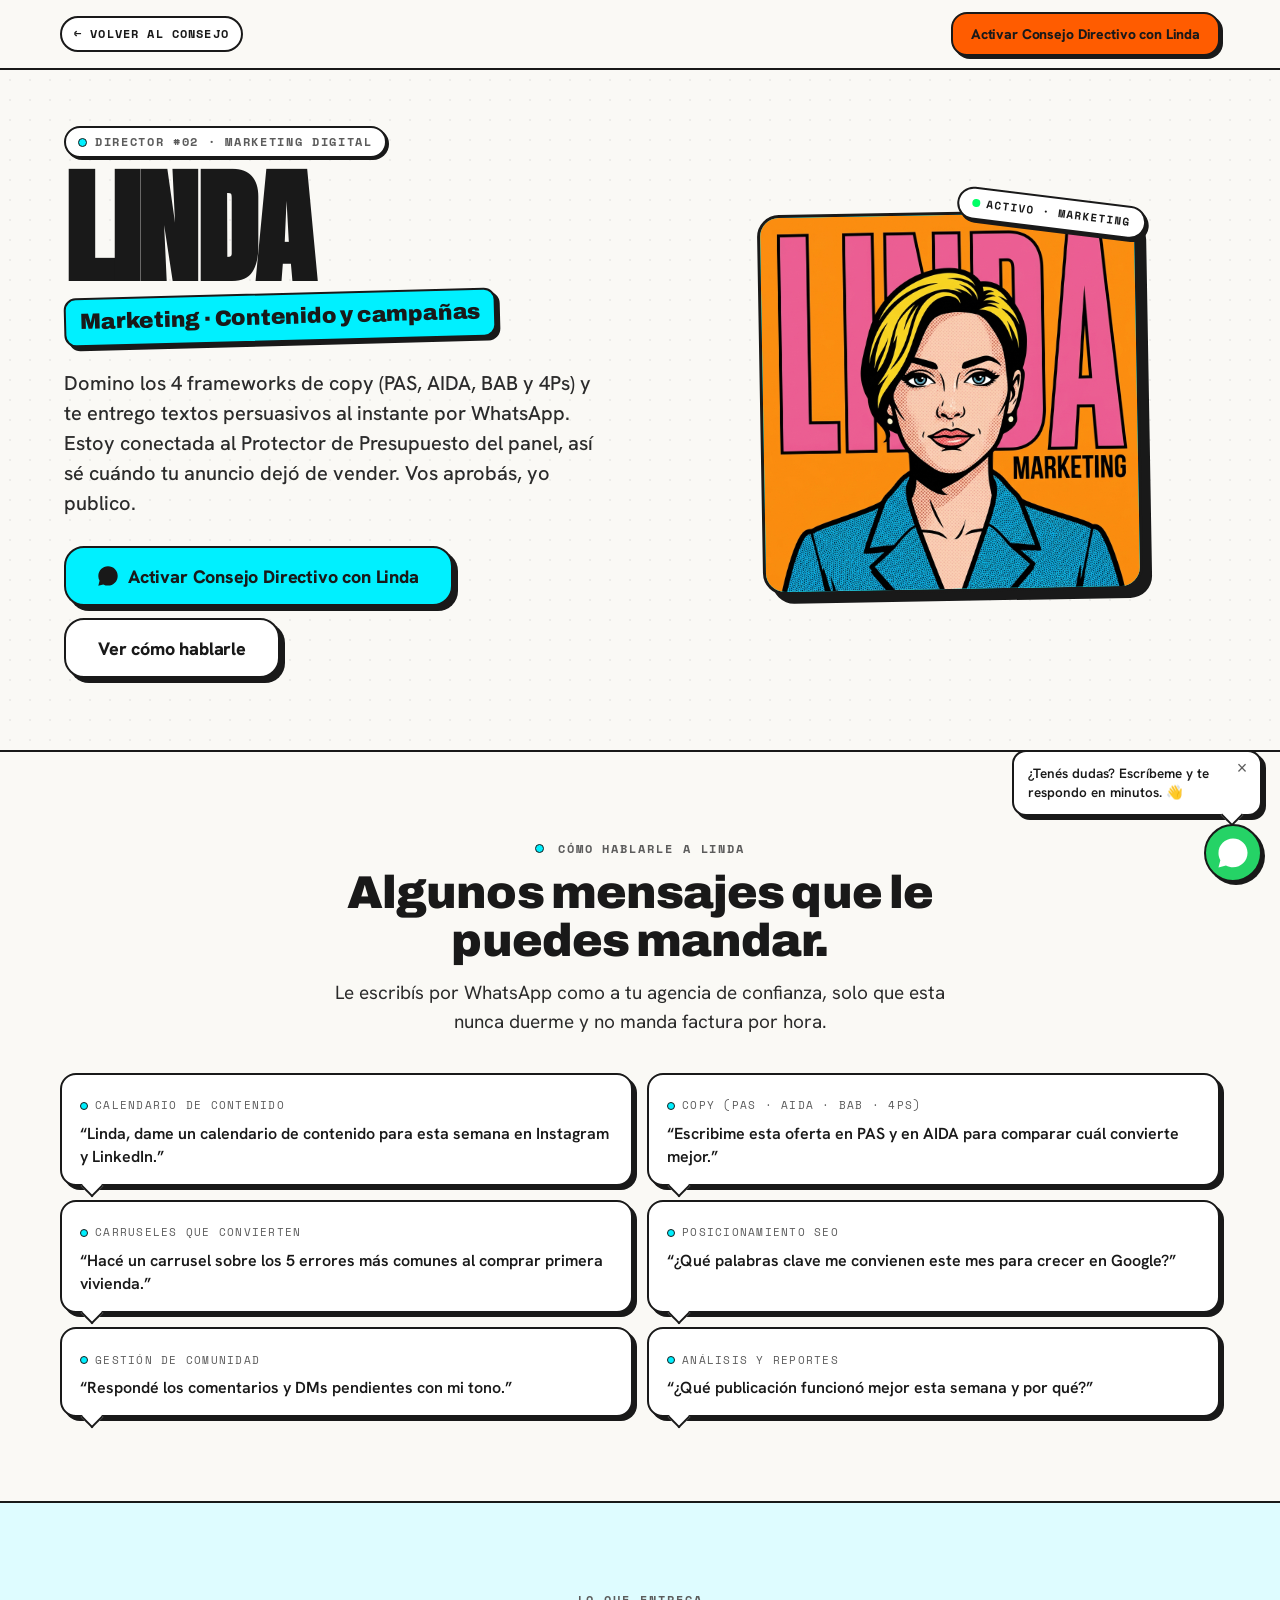
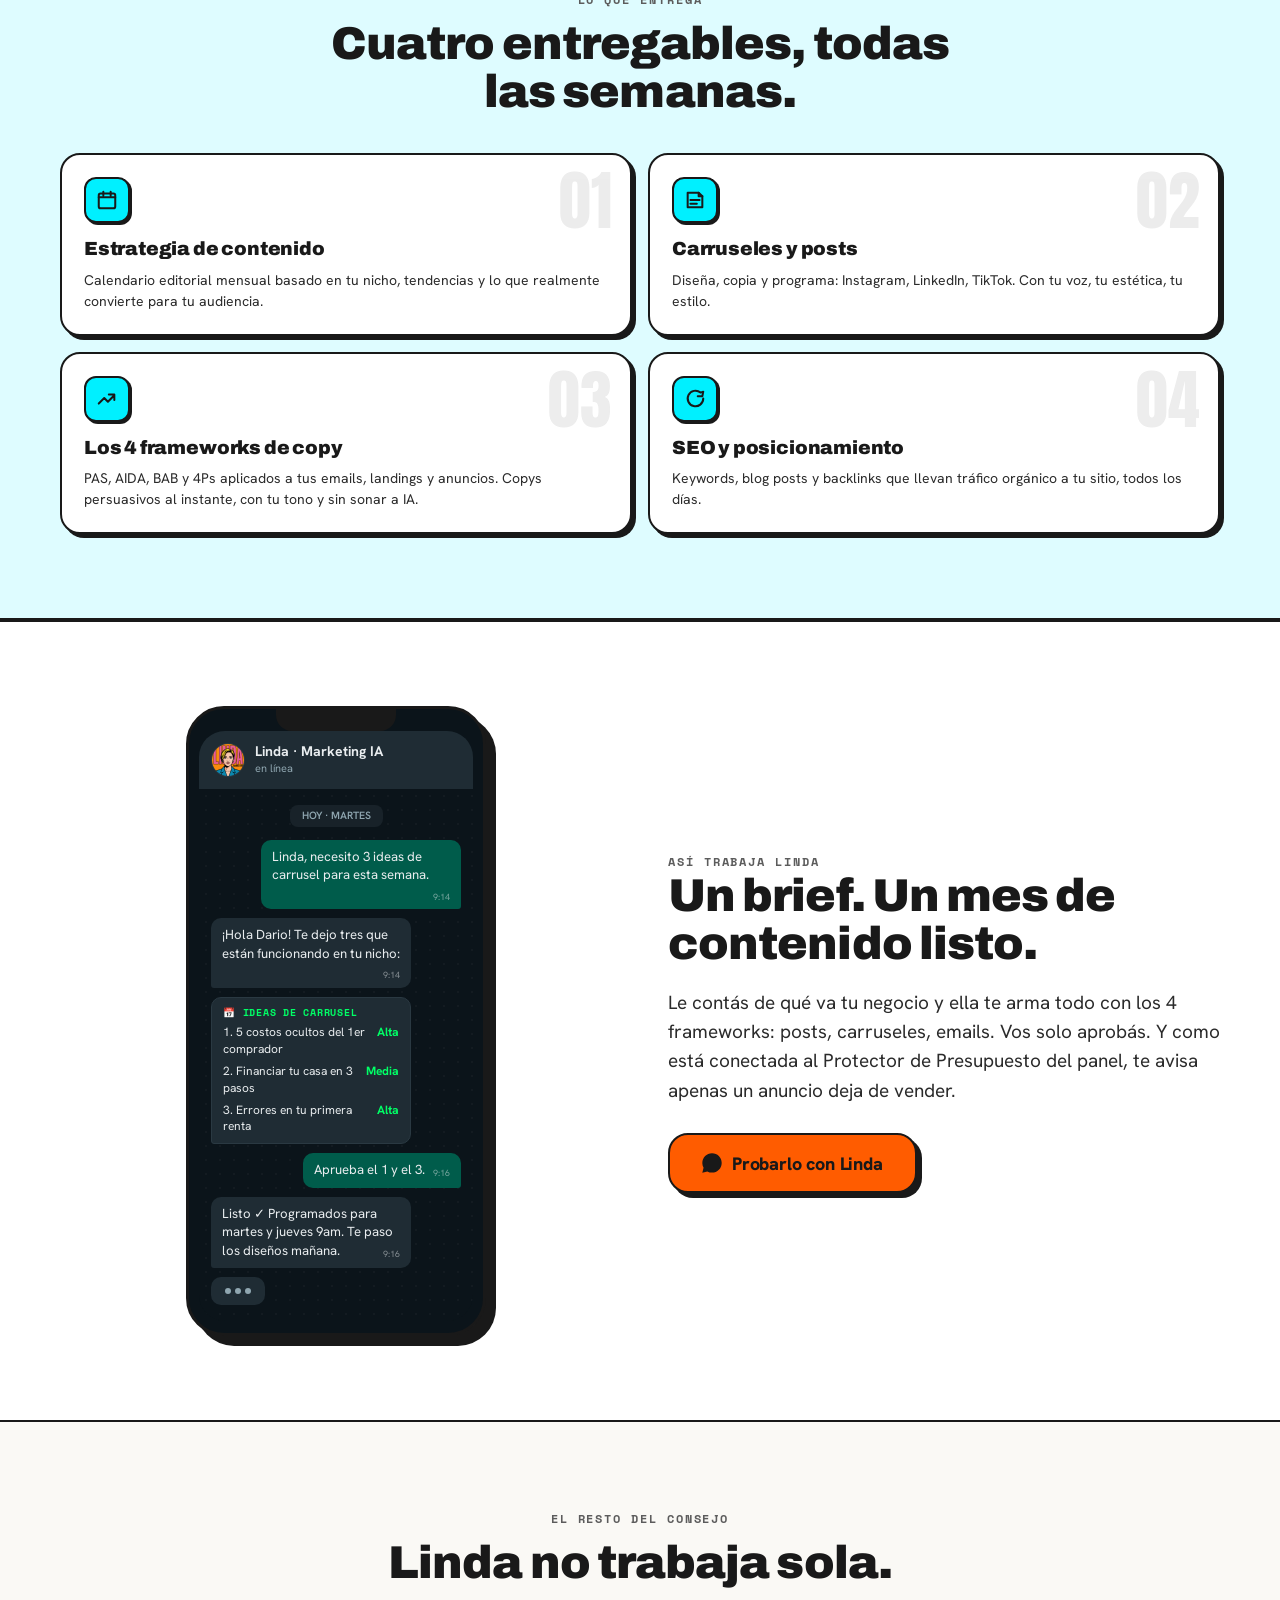
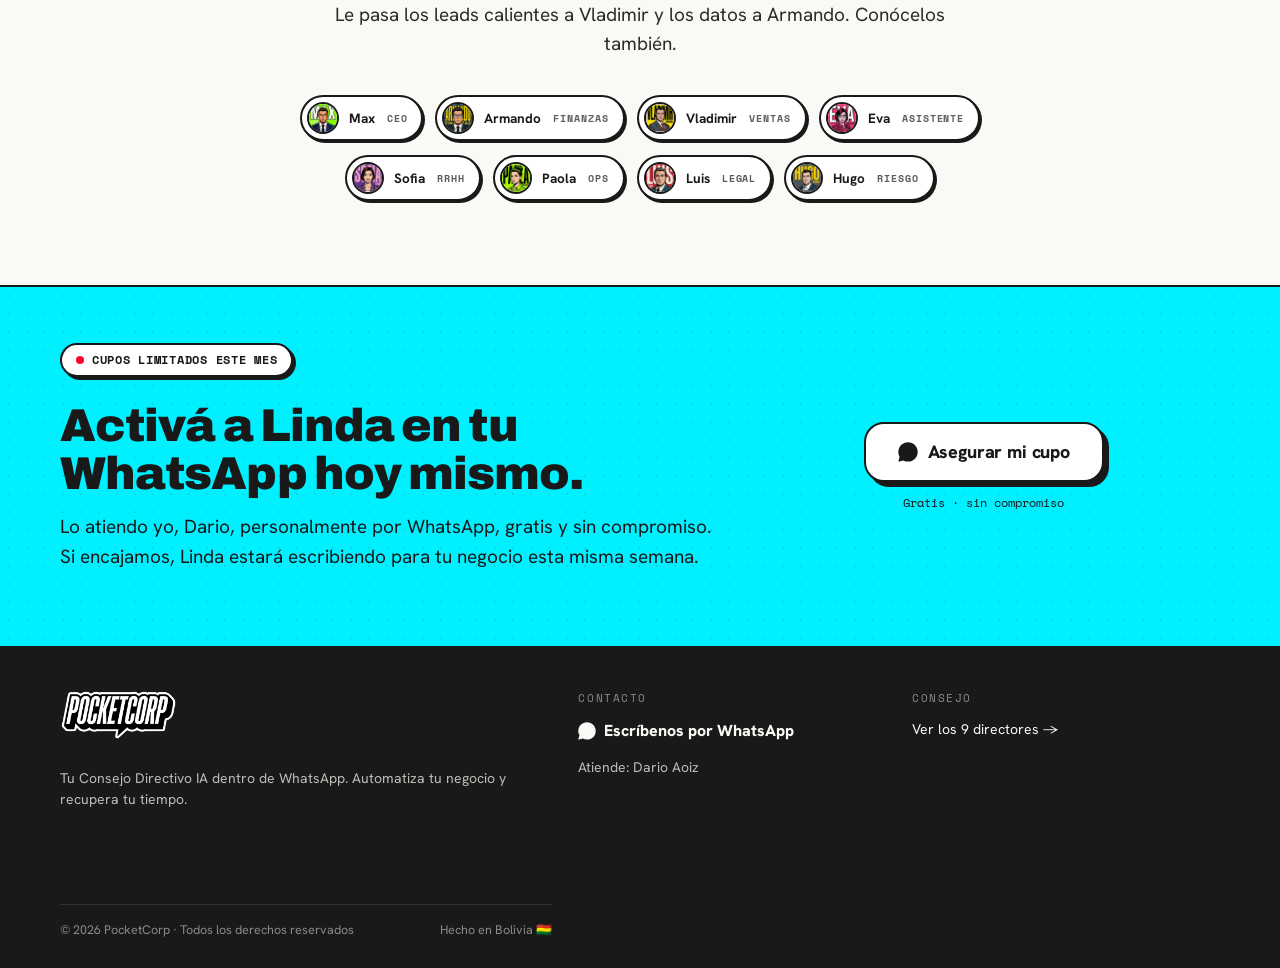
<file: directores/linda.html>
<!DOCTYPE html>
<html lang="es">
<head>
<meta charset="UTF-8" />
<meta name="viewport" content="width=device-width, initial-scale=1" />
<title>Linda, Marketing IA · PocketCorp</title>
<meta name="description" content="Linda, tu directora de Marketing IA: copywriting persuasivo, contenido programado y comunidad atendida 24/7. Activa a Linda dentro de tu WhatsApp." />
<link rel="stylesheet" href="../styles.css" />
<link rel="stylesheet" href="../landing.css" />
<link rel="stylesheet" href="director.css" />
<style>
  body.dir { --accent: var(--pop-cyan); --accent-tint: var(--tint-cyan); }
</style>
</head>
<body class="dir">

<!-- ============ MINI HEADER ============ -->
<header class="dir-header">
  <div class="wrap">
    <a class="dir-back" href="../index.html#directores">← Volver al Consejo</a>
    <a class="btn btn--sm cta-head" data-wa data-wa-loc="header">Activar Consejo Directivo con Linda</a>
  </div>
</header>

<!-- ============ HERO ============ -->
<section class="dir-hero">
  <div class="wrap">
    <div>
      <span class="dir-eyebrow"><span class="swatch"></span> <span data-key="directores.linda.eyebrow">Director #02 · Marketing Digital</span></span>
      <h1 class="dir-name">Linda</h1>
      <div><span class="dir-role" data-key="directores.linda.role">Marketing · Estrategia y contenido</span></div>
      <p class="dir-tagline" data-key="directores.linda.tagline">Domino los 4 frameworks de copy (PAS, AIDA, BAB y 4Ps) y te entrego textos persuasivos al instante por WhatsApp. Estoy conectada al Protector de Presupuesto del panel, así sé cuándo tu anuncio dejó de vender. Vos aprobás, yo publico.</p>
      <div class="dir-hero-cta">
        <a class="btn btn--lg" data-wa data-wa-loc="hero">
          <svg width="20" height="20" viewBox="0 0 32 32" fill="currentColor"><path d="M16 .5C7.4.5.5 7.4.5 16c0 2.8.7 5.4 2 7.7L.5 31.5l8-2.1c2.2 1.2 4.8 1.9 7.5 1.9 8.6 0 15.5-6.9 15.5-15.5S24.6.5 16 .5zm7.1 18.7c-.4-.2-2.3-1.1-2.6-1.3-.4-.1-.6-.2-.9.2-.3.4-1 1.3-1.2 1.5-.2.2-.4.3-.8.1-.4-.2-1.6-.6-3.1-1.9-1.1-1-1.9-2.3-2.1-2.7-.2-.4 0-.6.2-.8l.5-.7c.2-.2.2-.4.4-.7.1-.3 0-.5 0-.7-.1-.2-.9-2.1-1.2-2.9-.3-.8-.6-.7-.9-.7h-.7c-.2 0-.6.1-1 .5-.3.4-1.3 1.3-1.3 3.1s1.3 3.6 1.5 3.9c.2.3 2.6 4 6.3 5.6.9.4 1.6.6 2.1.8.9.3 1.7.2 2.3.1.7-.1 2.3-.9 2.6-1.8.3-.9.3-1.6.2-1.8-.1-.2-.3-.3-.7-.5z"/></svg>
          Activar Consejo Directivo con Linda
        </a>
        <a class="btn btn--lg btn--white" href="#prompts">Ver cómo hablarle</a>
      </div>
    </div>
    <div class="dir-portrait">
      <div class="dir-portrait__frame">
        <img src="../assets/employees/linda.jpeg" alt="Linda, Marketing IA" />
      </div>
      <span class="dir-portrait__sticker"><span class="dot"></span> Activo · Marketing</span>
    </div>
  </div>
</section>

<!-- ============ PROMPTS ============ -->
<section class="dir-section" id="prompts">
  <div class="wrap">
    <div class="dir-section-head">
      <span class="eyebrow"><span style="display:inline-block;width:9px;height:9px;border-radius:50%;background:var(--accent);border:1.5px solid var(--ink);margin-right:6px;vertical-align:middle"></span> Cómo hablarle a Linda</span>
      <h2 class="h2" style="margin-top:10px" data-key="directores.linda.pillTitle">Algunos mensajes que le puedes mandar.</h2>
      <p class="lead" data-key="directores.linda.pillSub">Le escribís por WhatsApp como a tu directora de marketing de confianza. Estos son los favoritos de los negocios que ya la tienen activa.</p>
    </div>
    <div class="prompts">
      <div class="prompt-card">
        <div class="meta"><span class="swatch"></span> Calendario de contenido</div>
        <div class="msg">Linda, dame un calendario de contenido para esta semana en Instagram y LinkedIn.</div>
        <span class="tail"></span>
      </div>
      <div class="prompt-card">
        <div class="meta"><span class="swatch"></span> Copy (PAS · AIDA · BAB · 4Ps)</div>
        <div class="msg">Escribime esta oferta en PAS y en AIDA para comparar cuál convierte mejor.</div>
        <span class="tail"></span>
      </div>
      <div class="prompt-card">
        <div class="meta"><span class="swatch"></span> Carruseles que convierten</div>
        <div class="msg">Hacé un carrusel sobre los 5 errores más comunes al comprar primera vivienda.</div>
        <span class="tail"></span>
      </div>
      <div class="prompt-card">
        <div class="meta"><span class="swatch"></span> Posicionamiento SEO</div>
        <div class="msg">¿Qué palabras clave me convienen este mes para crecer en Google?</div>
        <span class="tail"></span>
      </div>
      <div class="prompt-card">
        <div class="meta"><span class="swatch"></span> Gestión de comunidad</div>
        <div class="msg">Respondé los comentarios y DMs pendientes con mi tono.</div>
        <span class="tail"></span>
      </div>
      <div class="prompt-card">
        <div class="meta"><span class="swatch"></span> Análisis y reportes</div>
        <div class="msg">¿Qué publicación funcionó mejor esta semana y por qué?</div>
        <span class="tail"></span>
      </div>
    </div>
  </div>
</section>

<!-- ============ DELIVERABLES ============ -->
<section class="dir-section dir-section--accent">
  <div class="wrap">
    <div class="dir-section-head">
      <span class="eyebrow">Lo que entrega</span>
      <h2 class="h2" style="margin-top:10px">Cuatro entregables, todas las semanas.</h2>
    </div>
    <div class="deliverables">
      <div class="deliv">
        <span class="deliv__num">01</span>
        <div class="deliv__icon"><svg width="22" height="22" viewBox="0 0 24 24" fill="none" stroke="var(--ink)" stroke-width="2.2" stroke-linecap="round" stroke-linejoin="round"><rect x="3" y="5" width="18" height="16" rx="2"/><path d="M3 9h18M8 3v4M16 3v4"/></svg></div>
        <h3 data-key="directores.linda.deliv1Title">Calendario de contenido mensual</h3>
        <p data-key="directores.linda.deliv1Desc">Carruseles, reels, posts y blogs repartidos por día y plataforma, listos para que solo aprobés y publique.</p>
      </div>
      <div class="deliv">
        <span class="deliv__num">02</span>
        <div class="deliv__icon"><svg width="22" height="22" viewBox="0 0 24 24" fill="none" stroke="var(--ink)" stroke-width="2.2" stroke-linecap="round" stroke-linejoin="round"><path d="M4 4h12l4 4v12H4z"/><path d="M16 4v4h4M7 12h10M7 16h7"/></svg></div>
        <h3 data-key="directores.linda.deliv2Title">Copywriting persuasivo</h3>
        <p data-key="directores.linda.deliv2Desc">Frameworks PAS / AIDA, hooks que paran el scroll y secuencias de email. Tu tono, tu marca, sin sonar a IA.</p>
      </div>
      <div class="deliv">
        <span class="deliv__num">03</span>
        <div class="deliv__icon"><svg width="22" height="22" viewBox="0 0 24 24" fill="none" stroke="var(--ink)" stroke-width="2.2" stroke-linecap="round" stroke-linejoin="round"><path d="M3 17l6-6 4 4 7-7M14 7h6v6"/></svg></div>
        <h3 data-key="directores.linda.deliv3Title">Posicionamiento SEO</h3>
        <p data-key="directores.linda.deliv3Desc">Artículos optimizados que escalan en Google, obsesionan a tu audiencia y ponen celosa a tu competencia.</p>
      </div>
      <div class="deliv">
        <span class="deliv__num">04</span>
        <div class="deliv__icon"><svg width="22" height="22" viewBox="0 0 24 24" fill="none" stroke="var(--ink)" stroke-width="2.2" stroke-linecap="round" stroke-linejoin="round"><path d="M21 11.5a8.5 8.5 0 11-3-6.5L21 4l-1 5h-5"/></svg></div>
        <h3 data-key="directores.linda.deliv4Title">Gestión de comunidad</h3>
        <p data-key="directores.linda.deliv4Desc">Responde DMs y comentarios con tu voz, 24/7. Cero leads perdidos por demorar una respuesta.</p>
      </div>
    </div>
  </div>
</section>

<!-- ============ MINI CHAT ============ -->
<section class="dir-section dir-section--white">
  <div class="wrap">
    <div class="dir-chat-grid">
      <div class="phone" aria-hidden="true">
        <div class="phone__notch"></div>
        <div class="phone__screen">
          <div class="wa-top">
            <img src="../assets/employees/linda.jpeg" alt="" />
            <div><div class="nm">Linda · Marketing IA</div><div class="on">en línea</div></div>
          </div>
          <div class="wa-body">
            <div class="wa-day">HOY · MARTES</div>
            <div class="bubble me">Linda, necesito 3 ideas de carrusel para esta semana. <span class="t">9:14</span></div>
            <div class="bubble them">¡Hola Dario! Te dejo tres que están funcionando en tu nicho:<span class="t">9:14</span></div>
            <div class="bubble them bubble--data">
              <div class="dh">📅 Ideas de carrusel</div>
              <div class="dr"><span>1. 5 costos ocultos del 1er comprador</span> <b>Alta</b></div>
              <div class="dr"><span>2. Financiar tu casa en 3 pasos</span> <b>Media</b></div>
              <div class="dr"><span>3. Errores en tu primera renta</span> <b>Alta</b></div>
            </div>
            <div class="bubble me">Aprueba el 1 y el 3. <span class="t">9:16</span></div>
            <div class="bubble them">Listo ✓ Programados para martes y jueves 9am. Te paso los diseños mañana.<span class="t">9:16</span></div>
            <div class="typing"><i></i><i></i><i></i></div>
          </div>
        </div>
      </div>
      <div class="dir-chat-copy">
        <span class="eyebrow">Así trabaja Linda</span>
        <h2 class="h2" data-key="directores.linda.chatTitle">Un mensaje. Una semana de contenido aprobado.</h2>
        <p class="lead" data-key="directores.linda.chatSub">Le pedís ideas, ella te trae las que están funcionando en tu nicho con prioridad por probabilidad de engagement. Aprobás y queda agendado, diseñado y publicado por vos.</p>
        <div style="margin-top:28px">
          <a class="btn btn--lg" data-wa data-wa-loc="medio">
            <svg width="20" height="20" viewBox="0 0 32 32" fill="currentColor"><path d="M16 .5C7.4.5.5 7.4.5 16c0 2.8.7 5.4 2 7.7L.5 31.5l8-2.1c2.2 1.2 4.8 1.9 7.5 1.9 8.6 0 15.5-6.9 15.5-15.5S24.6.5 16 .5zm7.1 18.7c-.4-.2-2.3-1.1-2.6-1.3-.4-.1-.6-.2-.9.2-.3.4-1 1.3-1.2 1.5-.2.2-.4.3-.8.1-.4-.2-1.6-.6-3.1-1.9-1.1-1-1.9-2.3-2.1-2.7-.2-.4 0-.6.2-.8l.5-.7c.2-.2.2-.4.4-.7.1-.3 0-.5 0-.7-.1-.2-.9-2.1-1.2-2.9-.3-.8-.6-.7-.9-.7h-.7c-.2 0-.6.1-1 .5-.3.4-1.3 1.3-1.3 3.1s1.3 3.6 1.5 3.9c.2.3 2.6 4 6.3 5.6.9.4 1.6.6 2.1.8.9.3 1.7.2 2.3.1.7-.1 2.3-.9 2.6-1.8.3-.9.3-1.6.2-1.8-.1-.2-.3-.3-.7-.5z"/></svg>
            Probarlo con Linda
          </a>
        </div>
      </div>
    </div>
  </div>
</section>

<!-- ============ OTHER DIRECTORS ============ -->
<section class="dir-section">
  <div class="wrap">
    <div class="dir-section-head">
      <span class="eyebrow">El resto del Consejo</span>
      <h2 class="h2" style="margin-top:10px">Linda no trabaja sola.</h2>
      <p class="lead">Le pasa los leads calientes a Vladimir y los datos a Armando. Conócelos también.</p>
    </div>
    <div class="other-dirs">
      <a class="other-dir" href="max.html"><img src="../assets/employees/max.jpeg" alt=""/>Max <span class="role">CEO</span></a>
      <a class="other-dir" href="armando.html"><img src="../assets/employees/armando.jpeg" alt=""/>Armando <span class="role">Finanzas</span></a>
      <a class="other-dir" href="vladimir.html"><img src="../assets/employees/vladimir.jpeg" alt=""/>Vladimir <span class="role">Ventas</span></a>
      <a class="other-dir" href="eva.html"><img src="../assets/employees/eva.jpeg" alt=""/>Eva <span class="role">Asistente</span></a>
      <a class="other-dir" href="sofia.html"><img src="../assets/employees/sofia.jpeg" alt=""/>Sofia <span class="role">RRHH</span></a>
      <a class="other-dir" href="paola.html"><img src="../assets/employees/paola.jpeg" alt=""/>Paola <span class="role">Ops</span></a>
      <a class="other-dir" href="luis.html"><img src="../assets/employees/luis.jpeg" alt=""/>Luis <span class="role">Legal</span></a>
      <a class="other-dir" href="hugo.html"><img src="../assets/employees/hugo.jpeg" alt=""/>Hugo <span class="role">Riesgo</span></a>
    </div>
  </div>
</section>

<!-- ============ CLOSER ============ -->
<section class="dir-closer">
  <div class="wrap">
    <div>
      <span class="scarcity-pill" style="background:var(--white)"><span class="dot"></span> Cupos limitados este mes</span>
      <h2 class="h2 display" style="text-transform:none;margin-top:10px">Activá a Linda en tu WhatsApp hoy mismo.</h2>
      <p class="lead" style="margin-top:14px" data-key="directores.linda.closerSub">Lo atiendo yo, Dario, personalmente por WhatsApp, gratis y sin compromiso. Si encajamos, Linda estará publicando con tu marca esta misma semana.</p>
    </div>
    <div style="display:flex;flex-direction:column;gap:12px;align-items:center">
      <a class="btn btn--lg btn--white" data-wa data-wa-loc="cierre">
        <svg width="20" height="20" viewBox="0 0 32 32" fill="currentColor"><path d="M16 .5C7.4.5.5 7.4.5 16c0 2.8.7 5.4 2 7.7L.5 31.5l8-2.1c2.2 1.2 4.8 1.9 7.5 1.9 8.6 0 15.5-6.9 15.5-15.5S24.6.5 16 .5zm7.1 18.7c-.4-.2-2.3-1.1-2.6-1.3-.4-.1-.6-.2-.9.2-.3.4-1 1.3-1.2 1.5-.2.2-.4.3-.8.1-.4-.2-1.6-.6-3.1-1.9-1.1-1-1.9-2.3-2.1-2.7-.2-.4 0-.6.2-.8l.5-.7c.2-.2.2-.4.4-.7.1-.3 0-.5 0-.7-.1-.2-.9-2.1-1.2-2.9-.3-.8-.6-.7-.9-.7h-.7c-.2 0-.6.1-1 .5-.3.4-1.3 1.3-1.3 3.1s1.3 3.6 1.5 3.9c.2.3 2.6 4 6.3 5.6.9.4 1.6.6 2.1.8.9.3 1.7.2 2.3.1.7-.1 2.3-.9 2.6-1.8.3-.9.3-1.6.2-1.8-.1-.2-.3-.3-.7-.5z"/></svg>
        Asegurar mi cupo
      </a>
      <span style="font-family:var(--font-mono);font-size:12px;color:var(--ink)">Gratis · sin compromiso</span>
    </div>
  </div>
</section>

<!-- ============ FOOTER (mini) ============ -->
<footer class="site-footer">
  <div class="wrap">
    <div>
      <div class="logo-slot" style="margin-bottom:14px">
        <img src="../assets/brand/logo-wordmark-outline.png" alt="PocketCorp" class="brand-logo brand-logo--footer" />
      </div>
      <p>Tu Consejo Directivo IA dentro de WhatsApp. Automatiza tu negocio y recupera tu tiempo.</p>
    </div>
    <div>
      <div style="font-family:var(--font-mono);font-size:11px;letter-spacing:.14em;text-transform:uppercase;color:#8A8A86;margin-bottom:12px">Contacto</div>
      <div class="foot-cta">
        <a data-wa data-wa-loc="footer"><svg width="18" height="18" viewBox="0 0 32 32" fill="currentColor"><path d="M16 .5C7.4.5.5 7.4.5 16c0 2.8.7 5.4 2 7.7L.5 31.5l8-2.1c2.2 1.2 4.8 1.9 7.5 1.9 8.6 0 15.5-6.9 15.5-15.5S24.6.5 16 .5zm7.1 18.7c-.4-.2-2.3-1.1-2.6-1.3-.4-.1-.6-.2-.9.2-.3.4-1 1.3-1.2 1.5-.2.2-.4.3-.8.1-.4-.2-1.6-.6-3.1-1.9-1.1-1-1.9-2.3-2.1-2.7-.2-.4 0-.6.2-.8l.5-.7c.2-.2.2-.4.4-.7.1-.3 0-.5 0-.7-.1-.2-.9-2.1-1.2-2.9-.3-.8-.6-.7-.9-.7h-.7c-.2 0-.6.1-1 .5-.3.4-1.3 1.3-1.3 3.1s1.3 3.6 1.5 3.9c.2.3 2.6 4 6.3 5.6.9.4 1.6.6 2.1.8.9.3 1.7.2 2.3.1.7-.1 2.3-.9 2.6-1.8.3-.9.3-1.6.2-1.8-.1-.2-.3-.3-.7-.5z"/></svg> Escríbenos por WhatsApp</a>
      </div>
      <p style="margin-top:10px">Atiende: Dario Aoiz</p>
    </div>
    <div>
      <div style="font-family:var(--font-mono);font-size:11px;letter-spacing:.14em;text-transform:uppercase;color:#8A8A86;margin-bottom:12px">Consejo</div>
      <p style="margin:0"><a href="../index.html#directores" style="color:var(--cream)">Ver los 9 directores →</a></p>
    </div>
  </div>
  <div class="wrap"><div class="foot-legal"><span>© 2026 PocketCorp · Todos los derechos reservados</span><span>Hecho en Bolivia 🇧🇴</span></div></div>
</footer>

<!-- Floating WhatsApp -->
<a class="wa-float" data-wa data-wa-loc="boton_flotante" aria-label="Hablar por WhatsApp">
  <svg viewBox="0 0 32 32" fill="#fff"><path d="M16 .5C7.4.5.5 7.4.5 16c0 2.8.7 5.4 2 7.7L.5 31.5l8-2.1c2.2 1.2 4.8 1.9 7.5 1.9 8.6 0 15.5-6.9 15.5-15.5S24.6.5 16 .5zm7.1 18.7c-.4-.2-2.3-1.1-2.6-1.3-.4-.1-.6-.2-.9.2-.3.4-1 1.3-1.2 1.5-.2.2-.4.3-.8.1-.4-.2-1.6-.6-3.1-1.9-1.1-1-1.9-2.3-2.1-2.7-.2-.4 0-.6.2-.8l.5-.7c.2-.2.2-.4.4-.7.1-.3 0-.5 0-.7-.1-.2-.9-2.1-1.2-2.9-.3-.8-.6-.7-.9-.7h-.7c-.2 0-.6.1-1 .5-.3.4-1.3 1.3-1.3 3.1s1.3 3.6 1.5 3.9c.2.3 2.6 4 6.3 5.6.9.4 1.6.6 2.1.8.9.3 1.7.2 2.3.1.7-.1 2.3-.9 2.6-1.8.3-.9.3-1.6.2-1.8-.1-.2-.3-.3-.7-.5z"/></svg>
</a>

<script src="../content.js" data-base=".."></script>
<script src="../main.js"></script>
</body>
</html>
</file>
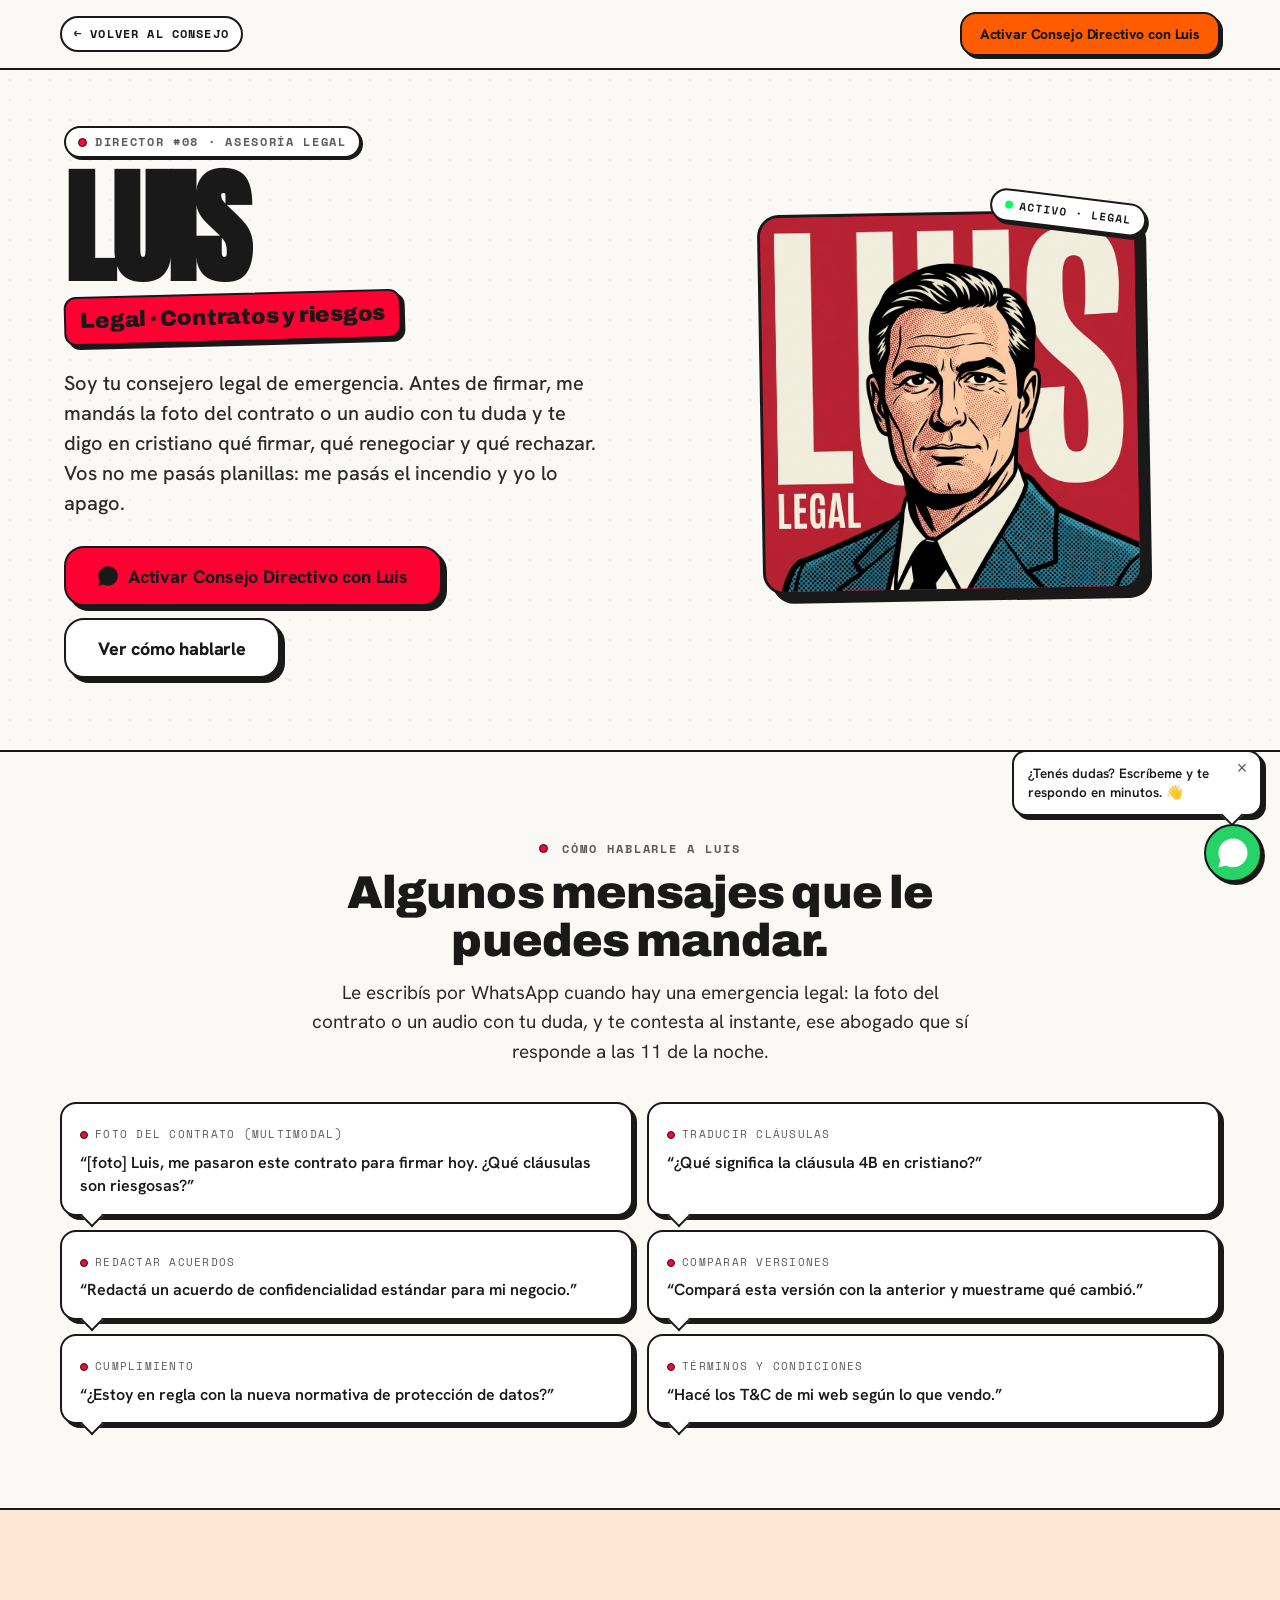
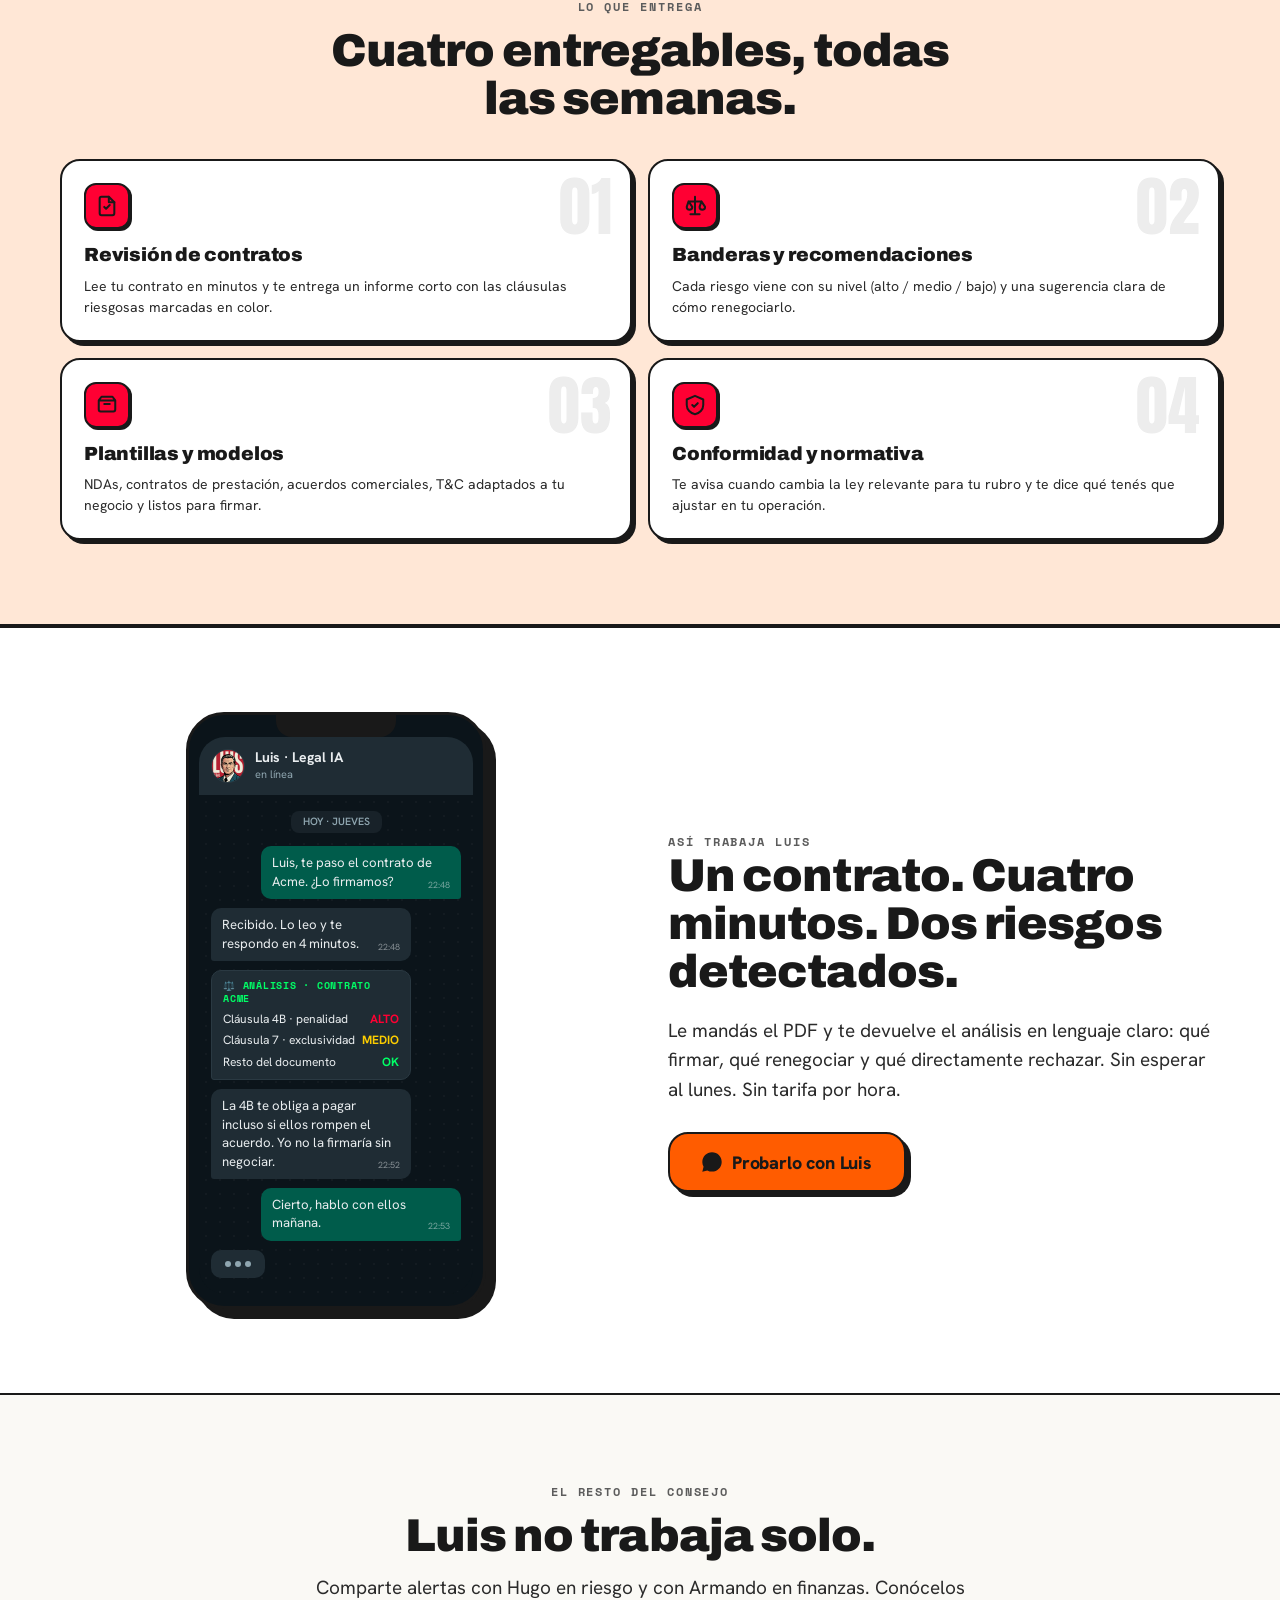
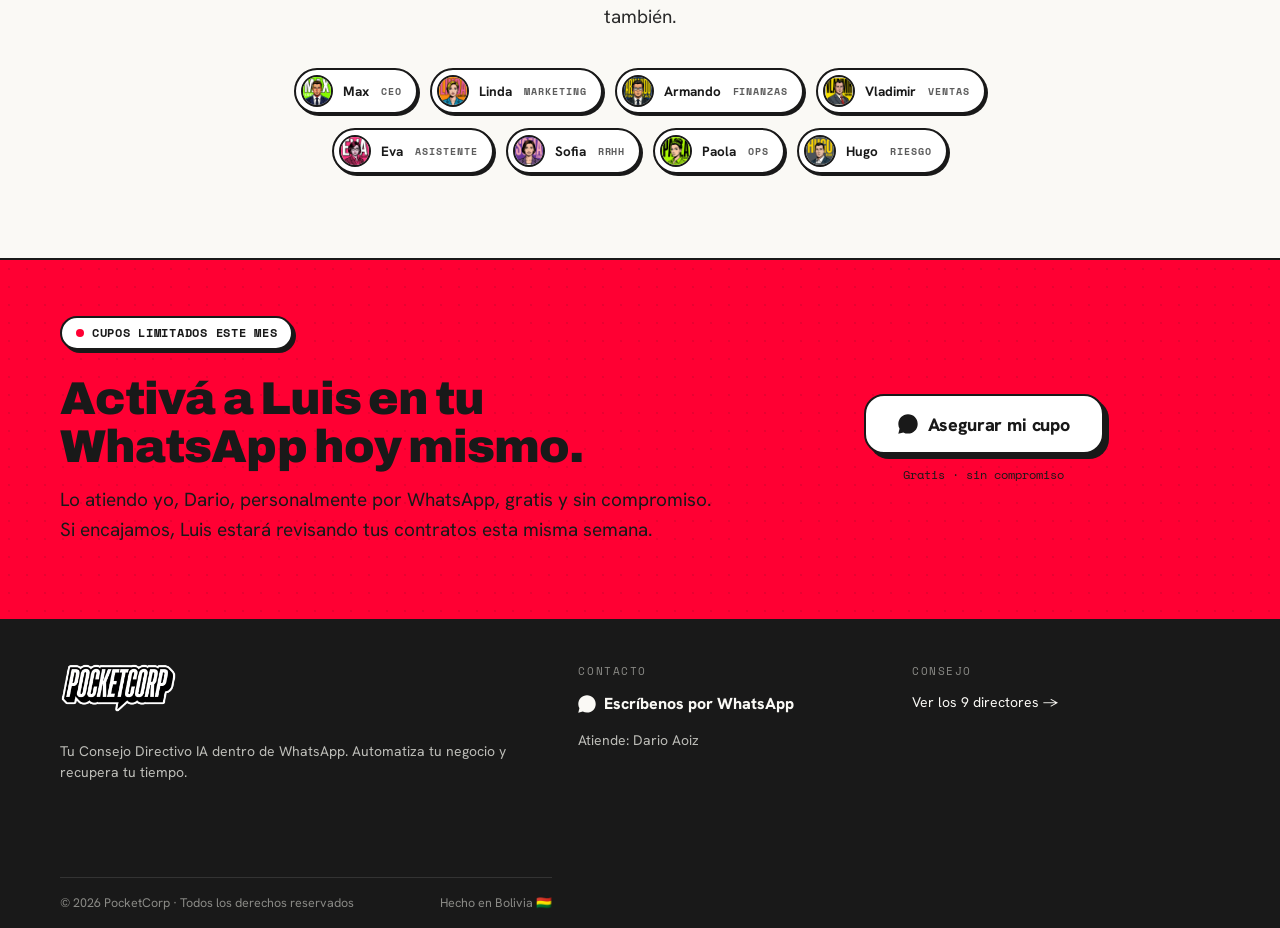
<file: directores/luis.html>
<!DOCTYPE html>
<html lang="es">
<head>
<meta charset="UTF-8" />
<meta name="viewport" content="width=device-width, initial-scale=1" />
<title>Luis, Legal IA · PocketCorp</title>
<meta name="description" content="Luis, tu director Legal IA: revisa contratos, levanta banderas y te avisa de los riesgos antes de que firmes. Activa a Luis dentro de tu WhatsApp." />
<link rel="stylesheet" href="../styles.css" />
<link rel="stylesheet" href="../landing.css" />
<link rel="stylesheet" href="director.css" />
<style>
  body.dir { --accent: var(--pop-crimson); --accent-tint: var(--tint-orange); }
</style>
</head>
<body class="dir">

<!-- ============ MINI HEADER ============ -->
<header class="dir-header">
  <div class="wrap">
    <a class="dir-back" href="../index.html#directores">← Volver al Consejo</a>
    <a class="btn btn--sm cta-head" data-wa data-wa-loc="header">Activar Consejo Directivo con Luis</a>
  </div>
</header>

<!-- ============ HERO ============ -->
<section class="dir-hero">
  <div class="wrap">
    <div>
      <span class="dir-eyebrow"><span class="swatch"></span> <span data-key="directores.luis.eyebrow">Director #08 · Asesoría Legal</span></span>
      <h1 class="dir-name">Luis</h1>
      <div><span class="dir-role" data-key="directores.luis.role">Legal · Contratos y riesgos</span></div>
      <p class="dir-tagline" data-key="directores.luis.tagline">Soy tu consejero legal de emergencia. Antes de firmar, me mandás la foto del contrato o un audio con tu duda y te digo en cristiano qué firmar, qué renegociar y qué rechazar. Vos no me pasás planillas: me pasás el incendio y yo lo apago.</p>
      <div class="dir-hero-cta">
        <a class="btn btn--lg" data-wa data-wa-loc="hero">
          <svg width="20" height="20" viewBox="0 0 32 32" fill="currentColor"><path d="M16 .5C7.4.5.5 7.4.5 16c0 2.8.7 5.4 2 7.7L.5 31.5l8-2.1c2.2 1.2 4.8 1.9 7.5 1.9 8.6 0 15.5-6.9 15.5-15.5S24.6.5 16 .5zm7.1 18.7c-.4-.2-2.3-1.1-2.6-1.3-.4-.1-.6-.2-.9.2-.3.4-1 1.3-1.2 1.5-.2.2-.4.3-.8.1-.4-.2-1.6-.6-3.1-1.9-1.1-1-1.9-2.3-2.1-2.7-.2-.4 0-.6.2-.8l.5-.7c.2-.2.2-.4.4-.7.1-.3 0-.5 0-.7-.1-.2-.9-2.1-1.2-2.9-.3-.8-.6-.7-.9-.7h-.7c-.2 0-.6.1-1 .5-.3.4-1.3 1.3-1.3 3.1s1.3 3.6 1.5 3.9c.2.3 2.6 4 6.3 5.6.9.4 1.6.6 2.1.8.9.3 1.7.2 2.3.1.7-.1 2.3-.9 2.6-1.8.3-.9.3-1.6.2-1.8-.1-.2-.3-.3-.7-.5z"/></svg>
          Activar Consejo Directivo con Luis
        </a>
        <a class="btn btn--lg btn--white" href="#prompts">Ver cómo hablarle</a>
      </div>
    </div>
    <div class="dir-portrait">
      <div class="dir-portrait__frame">
        <img src="../assets/employees/luis.jpeg" alt="Luis, Legal IA" />
      </div>
      <span class="dir-portrait__sticker"><span class="dot"></span> Activo · Legal</span>
    </div>
  </div>
</section>

<!-- ============ PROMPTS ============ -->
<section class="dir-section" id="prompts">
  <div class="wrap">
    <div class="dir-section-head">
      <span class="eyebrow"><span style="display:inline-block;width:9px;height:9px;border-radius:50%;background:var(--accent);border:1.5px solid var(--ink);margin-right:6px;vertical-align:middle"></span> Cómo hablarle a Luis</span>
      <h2 class="h2" style="margin-top:10px" data-key="directores.luis.pillTitle">Algunos mensajes que le puedes mandar.</h2>
      <p class="lead" data-key="directores.luis.pillSub">Le escribís por WhatsApp como a tu abogado de confianza, ese que sí te contesta a las 11 de la noche. Estos son los mensajes que te ahorran disgustos.</p>
    </div>
    <div class="prompts">
      <div class="prompt-card">
        <div class="meta"><span class="swatch"></span> Foto del contrato (multimodal)</div>
        <div class="msg">[foto] Luis, me pasaron este contrato para firmar hoy. ¿Qué cláusulas son riesgosas?</div>
        <span class="tail"></span>
      </div>
      <div class="prompt-card">
        <div class="meta"><span class="swatch"></span> Traducir cláusulas</div>
        <div class="msg">¿Qué significa la cláusula 4B en cristiano?</div>
        <span class="tail"></span>
      </div>
      <div class="prompt-card">
        <div class="meta"><span class="swatch"></span> Redactar acuerdos</div>
        <div class="msg">Redactá un acuerdo de confidencialidad estándar para mi negocio.</div>
        <span class="tail"></span>
      </div>
      <div class="prompt-card">
        <div class="meta"><span class="swatch"></span> Comparar versiones</div>
        <div class="msg">Compará esta versión con la anterior y muestrame qué cambió.</div>
        <span class="tail"></span>
      </div>
      <div class="prompt-card">
        <div class="meta"><span class="swatch"></span> Cumplimiento</div>
        <div class="msg">¿Estoy en regla con la nueva normativa de protección de datos?</div>
        <span class="tail"></span>
      </div>
      <div class="prompt-card">
        <div class="meta"><span class="swatch"></span> Términos y condiciones</div>
        <div class="msg">Hacé los T&amp;C de mi web según lo que vendo.</div>
        <span class="tail"></span>
      </div>
    </div>
  </div>
</section>

<!-- ============ DELIVERABLES ============ -->
<section class="dir-section dir-section--accent">
  <div class="wrap">
    <div class="dir-section-head">
      <span class="eyebrow">Lo que entrega</span>
      <h2 class="h2" style="margin-top:10px">Cuatro entregables, todas las semanas.</h2>
    </div>
    <div class="deliverables">
      <div class="deliv">
        <span class="deliv__num">01</span>
        <div class="deliv__icon"><svg width="22" height="22" viewBox="0 0 24 24" fill="none" stroke="var(--ink)" stroke-width="2.2" stroke-linecap="round" stroke-linejoin="round"><path d="M14 2H6a2 2 0 00-2 2v16a2 2 0 002 2h12a2 2 0 002-2V8z"/><path d="M14 2v6h6M9 13l2 2 4-4"/></svg></div>
        <h3 data-key="directores.luis.deliv1Title">Revisión de contratos</h3>
        <p data-key="directores.luis.deliv1Desc">Lee tu contrato en minutos y te entrega un informe corto con las cláusulas riesgosas marcadas en color.</p>
      </div>
      <div class="deliv">
        <span class="deliv__num">02</span>
        <div class="deliv__icon"><svg width="22" height="22" viewBox="0 0 24 24" fill="none" stroke="var(--ink)" stroke-width="2.2" stroke-linecap="round" stroke-linejoin="round"><path d="M12 2v18M7 21h10M5 7h14M5 7l-2 6a3 3 0 006 0L5 7zM19 7l-2 6a3 3 0 006 0l-4-6z"/></svg></div>
        <h3 data-key="directores.luis.deliv2Title">Banderas y recomendaciones</h3>
        <p data-key="directores.luis.deliv2Desc">Cada riesgo viene con su nivel (alto / medio / bajo) y una sugerencia clara de cómo renegociarlo.</p>
      </div>
      <div class="deliv">
        <span class="deliv__num">03</span>
        <div class="deliv__icon"><svg width="22" height="22" viewBox="0 0 24 24" fill="none" stroke="var(--ink)" stroke-width="2.2" stroke-linecap="round" stroke-linejoin="round"><path d="M3 7v10a2 2 0 002 2h14a2 2 0 002-2V7M3 7l3-4h12l3 4M3 7h18"/><path d="M9 11h6"/></svg></div>
        <h3 data-key="directores.luis.deliv3Title">Plantillas y modelos</h3>
        <p data-key="directores.luis.deliv3Desc">NDAs, contratos de prestación, acuerdos comerciales, T&amp;C adaptados a tu negocio y listos para firmar.</p>
      </div>
      <div class="deliv">
        <span class="deliv__num">04</span>
        <div class="deliv__icon"><svg width="22" height="22" viewBox="0 0 24 24" fill="none" stroke="var(--ink)" stroke-width="2.2" stroke-linecap="round" stroke-linejoin="round"><path d="M12 2l9 4v6c0 5-4 9-9 10-5-1-9-5-9-10V6l9-4z"/><path d="M9 12l2 2 4-4"/></svg></div>
        <h3 data-key="directores.luis.deliv4Title">Cumplimiento y normativa</h3>
        <p data-key="directores.luis.deliv4Desc">Te avisa cuando cambia la ley relevante para tu rubro y te dice qué tenés que ajustar en tu operación.</p>
      </div>
    </div>
  </div>
</section>

<!-- ============ MINI CHAT ============ -->
<section class="dir-section dir-section--white">
  <div class="wrap">
    <div class="dir-chat-grid">
      <div class="phone" aria-hidden="true">
        <div class="phone__notch"></div>
        <div class="phone__screen">
          <div class="wa-top">
            <img src="../assets/employees/luis.jpeg" alt="" />
            <div><div class="nm">Luis · Legal IA</div><div class="on">en línea</div></div>
          </div>
          <div class="wa-body">
            <div class="wa-day">HOY · JUEVES</div>
            <div class="bubble me">Luis, te paso el contrato de Acme. ¿Lo firmamos? <span class="t">22:48</span></div>
            <div class="bubble them">Recibido. Lo leo y te respondo en 4 minutos.<span class="t">22:48</span></div>
            <div class="bubble them bubble--data">
              <div class="dh">⚖️ Análisis · contrato Acme</div>
              <div class="dr"><span>Cláusula 4B · penalidad</span> <b style="color:var(--pop-crimson)">ALTO</b></div>
              <div class="dr"><span>Cláusula 7 · exclusividad</span> <b style="color:var(--pop-yellow)">MEDIO</b></div>
              <div class="dr"><span>Resto del documento</span> <b style="color:var(--pop-green)">OK</b></div>
            </div>
            <div class="bubble them">La 4B te obliga a pagar incluso si ellos rompen el acuerdo. Yo no la firmaría sin negociar.<span class="t">22:52</span></div>
            <div class="bubble me">Cierto, hablo con ellos mañana. <span class="t">22:53</span></div>
            <div class="typing"><i></i><i></i><i></i></div>
          </div>
        </div>
      </div>
      <div class="dir-chat-copy">
        <span class="eyebrow">Así trabaja Luis</span>
        <h2 class="h2" data-key="directores.luis.chatTitle">Un contrato. Cuatro minutos. Dos riesgos detectados.</h2>
        <p class="lead" data-key="directores.luis.chatSub">Le mandás el PDF y te devuelve el análisis en lenguaje claro: qué firmar, qué renegociar y qué directamente rechazar. Sin esperar al lunes. Sin tarifa por hora.</p>
        <div style="margin-top:28px">
          <a class="btn btn--lg" data-wa data-wa-loc="medio">
            <svg width="20" height="20" viewBox="0 0 32 32" fill="currentColor"><path d="M16 .5C7.4.5.5 7.4.5 16c0 2.8.7 5.4 2 7.7L.5 31.5l8-2.1c2.2 1.2 4.8 1.9 7.5 1.9 8.6 0 15.5-6.9 15.5-15.5S24.6.5 16 .5zm7.1 18.7c-.4-.2-2.3-1.1-2.6-1.3-.4-.1-.6-.2-.9.2-.3.4-1 1.3-1.2 1.5-.2.2-.4.3-.8.1-.4-.2-1.6-.6-3.1-1.9-1.1-1-1.9-2.3-2.1-2.7-.2-.4 0-.6.2-.8l.5-.7c.2-.2.2-.4.4-.7.1-.3 0-.5 0-.7-.1-.2-.9-2.1-1.2-2.9-.3-.8-.6-.7-.9-.7h-.7c-.2 0-.6.1-1 .5-.3.4-1.3 1.3-1.3 3.1s1.3 3.6 1.5 3.9c.2.3 2.6 4 6.3 5.6.9.4 1.6.6 2.1.8.9.3 1.7.2 2.3.1.7-.1 2.3-.9 2.6-1.8.3-.9.3-1.6.2-1.8-.1-.2-.3-.3-.7-.5z"/></svg>
            Probarlo con Luis
          </a>
        </div>
      </div>
    </div>
  </div>
</section>

<!-- ============ OTHER DIRECTORS ============ -->
<section class="dir-section">
  <div class="wrap">
    <div class="dir-section-head">
      <span class="eyebrow">El resto del Consejo</span>
      <h2 class="h2" style="margin-top:10px">Luis no trabaja solo.</h2>
      <p class="lead">Comparte alertas con Hugo en riesgo y con Armando en finanzas. Conócelos también.</p>
    </div>
    <div class="other-dirs">
      <a class="other-dir" href="max.html"><img src="../assets/employees/max.jpeg" alt=""/>Max <span class="role">CEO</span></a>
      <a class="other-dir" href="linda.html"><img src="../assets/employees/linda.jpeg" alt=""/>Linda <span class="role">Marketing</span></a>
      <a class="other-dir" href="armando.html"><img src="../assets/employees/armando.jpeg" alt=""/>Armando <span class="role">Finanzas</span></a>
      <a class="other-dir" href="vladimir.html"><img src="../assets/employees/vladimir.jpeg" alt=""/>Vladimir <span class="role">Ventas</span></a>
      <a class="other-dir" href="eva.html"><img src="../assets/employees/eva.jpeg" alt=""/>Eva <span class="role">Asistente</span></a>
      <a class="other-dir" href="sofia.html"><img src="../assets/employees/sofia.jpeg" alt=""/>Sofia <span class="role">RRHH</span></a>
      <a class="other-dir" href="paola.html"><img src="../assets/employees/paola.jpeg" alt=""/>Paola <span class="role">Ops</span></a>
      <a class="other-dir" href="hugo.html"><img src="../assets/employees/hugo.jpeg" alt=""/>Hugo <span class="role">Riesgo</span></a>
    </div>
  </div>
</section>

<!-- ============ CLOSER ============ -->
<section class="dir-closer">
  <div class="wrap">
    <div>
      <span class="scarcity-pill" style="background:var(--white)"><span class="dot"></span> Cupos limitados este mes</span>
      <h2 class="h2 display" style="text-transform:none;margin-top:10px">Activá a Luis en tu WhatsApp hoy mismo.</h2>
      <p class="lead" style="margin-top:14px" data-key="directores.luis.closerSub">Lo atiendo yo, Dario, personalmente por WhatsApp, gratis y sin compromiso. Si encajamos, Luis estará revisando tus contratos esta misma semana.</p>
    </div>
    <div style="display:flex;flex-direction:column;gap:12px;align-items:center">
      <a class="btn btn--lg btn--white" data-wa data-wa-loc="cierre">
        <svg width="20" height="20" viewBox="0 0 32 32" fill="currentColor"><path d="M16 .5C7.4.5.5 7.4.5 16c0 2.8.7 5.4 2 7.7L.5 31.5l8-2.1c2.2 1.2 4.8 1.9 7.5 1.9 8.6 0 15.5-6.9 15.5-15.5S24.6.5 16 .5zm7.1 18.7c-.4-.2-2.3-1.1-2.6-1.3-.4-.1-.6-.2-.9.2-.3.4-1 1.3-1.2 1.5-.2.2-.4.3-.8.1-.4-.2-1.6-.6-3.1-1.9-1.1-1-1.9-2.3-2.1-2.7-.2-.4 0-.6.2-.8l.5-.7c.2-.2.2-.4.4-.7.1-.3 0-.5 0-.7-.1-.2-.9-2.1-1.2-2.9-.3-.8-.6-.7-.9-.7h-.7c-.2 0-.6.1-1 .5-.3.4-1.3 1.3-1.3 3.1s1.3 3.6 1.5 3.9c.2.3 2.6 4 6.3 5.6.9.4 1.6.6 2.1.8.9.3 1.7.2 2.3.1.7-.1 2.3-.9 2.6-1.8.3-.9.3-1.6.2-1.8-.1-.2-.3-.3-.7-.5z"/></svg>
        Asegurar mi cupo
      </a>
      <span style="font-family:var(--font-mono);font-size:12px;color:var(--ink)">Gratis · sin compromiso</span>
    </div>
  </div>
</section>

<!-- ============ FOOTER (mini) ============ -->
<footer class="site-footer">
  <div class="wrap">
    <div>
      <div class="logo-slot" style="margin-bottom:14px">
        <img src="../assets/brand/logo-wordmark-outline.png" alt="PocketCorp" class="brand-logo brand-logo--footer" />
      </div>
      <p>Tu Consejo Directivo IA dentro de WhatsApp. Automatiza tu negocio y recupera tu tiempo.</p>
    </div>
    <div>
      <div style="font-family:var(--font-mono);font-size:11px;letter-spacing:.14em;text-transform:uppercase;color:#8A8A86;margin-bottom:12px">Contacto</div>
      <div class="foot-cta">
        <a data-wa data-wa-loc="footer"><svg width="18" height="18" viewBox="0 0 32 32" fill="currentColor"><path d="M16 .5C7.4.5.5 7.4.5 16c0 2.8.7 5.4 2 7.7L.5 31.5l8-2.1c2.2 1.2 4.8 1.9 7.5 1.9 8.6 0 15.5-6.9 15.5-15.5S24.6.5 16 .5zm7.1 18.7c-.4-.2-2.3-1.1-2.6-1.3-.4-.1-.6-.2-.9.2-.3.4-1 1.3-1.2 1.5-.2.2-.4.3-.8.1-.4-.2-1.6-.6-3.1-1.9-1.1-1-1.9-2.3-2.1-2.7-.2-.4 0-.6.2-.8l.5-.7c.2-.2.2-.4.4-.7.1-.3 0-.5 0-.7-.1-.2-.9-2.1-1.2-2.9-.3-.8-.6-.7-.9-.7h-.7c-.2 0-.6.1-1 .5-.3.4-1.3 1.3-1.3 3.1s1.3 3.6 1.5 3.9c.2.3 2.6 4 6.3 5.6.9.4 1.6.6 2.1.8.9.3 1.7.2 2.3.1.7-.1 2.3-.9 2.6-1.8.3-.9.3-1.6.2-1.8-.1-.2-.3-.3-.7-.5z"/></svg> Escríbenos por WhatsApp</a>
      </div>
      <p style="margin-top:10px">Atiende: Dario Aoiz</p>
    </div>
    <div>
      <div style="font-family:var(--font-mono);font-size:11px;letter-spacing:.14em;text-transform:uppercase;color:#8A8A86;margin-bottom:12px">Consejo</div>
      <p style="margin:0"><a href="../index.html#directores" style="color:var(--cream)">Ver los 9 directores →</a></p>
    </div>
  </div>
  <div class="wrap"><div class="foot-legal"><span>© 2026 PocketCorp · Todos los derechos reservados</span><span>Hecho en Bolivia 🇧🇴</span></div></div>
</footer>

<!-- Floating WhatsApp -->
<a class="wa-float" data-wa data-wa-loc="boton_flotante" aria-label="Hablar por WhatsApp">
  <svg viewBox="0 0 32 32" fill="#fff"><path d="M16 .5C7.4.5.5 7.4.5 16c0 2.8.7 5.4 2 7.7L.5 31.5l8-2.1c2.2 1.2 4.8 1.9 7.5 1.9 8.6 0 15.5-6.9 15.5-15.5S24.6.5 16 .5zm7.1 18.7c-.4-.2-2.3-1.1-2.6-1.3-.4-.1-.6-.2-.9.2-.3.4-1 1.3-1.2 1.5-.2.2-.4.3-.8.1-.4-.2-1.6-.6-3.1-1.9-1.1-1-1.9-2.3-2.1-2.7-.2-.4 0-.6.2-.8l.5-.7c.2-.2.2-.4.4-.7.1-.3 0-.5 0-.7-.1-.2-.9-2.1-1.2-2.9-.3-.8-.6-.7-.9-.7h-.7c-.2 0-.6.1-1 .5-.3.4-1.3 1.3-1.3 3.1s1.3 3.6 1.5 3.9c.2.3 2.6 4 6.3 5.6.9.4 1.6.6 2.1.8.9.3 1.7.2 2.3.1.7-.1 2.3-.9 2.6-1.8.3-.9.3-1.6.2-1.8-.1-.2-.3-.3-.7-.5z"/></svg>
</a>

<script src="../content.js" data-base=".."></script>
<script src="../main.js"></script>
</body>
</html>
</file>
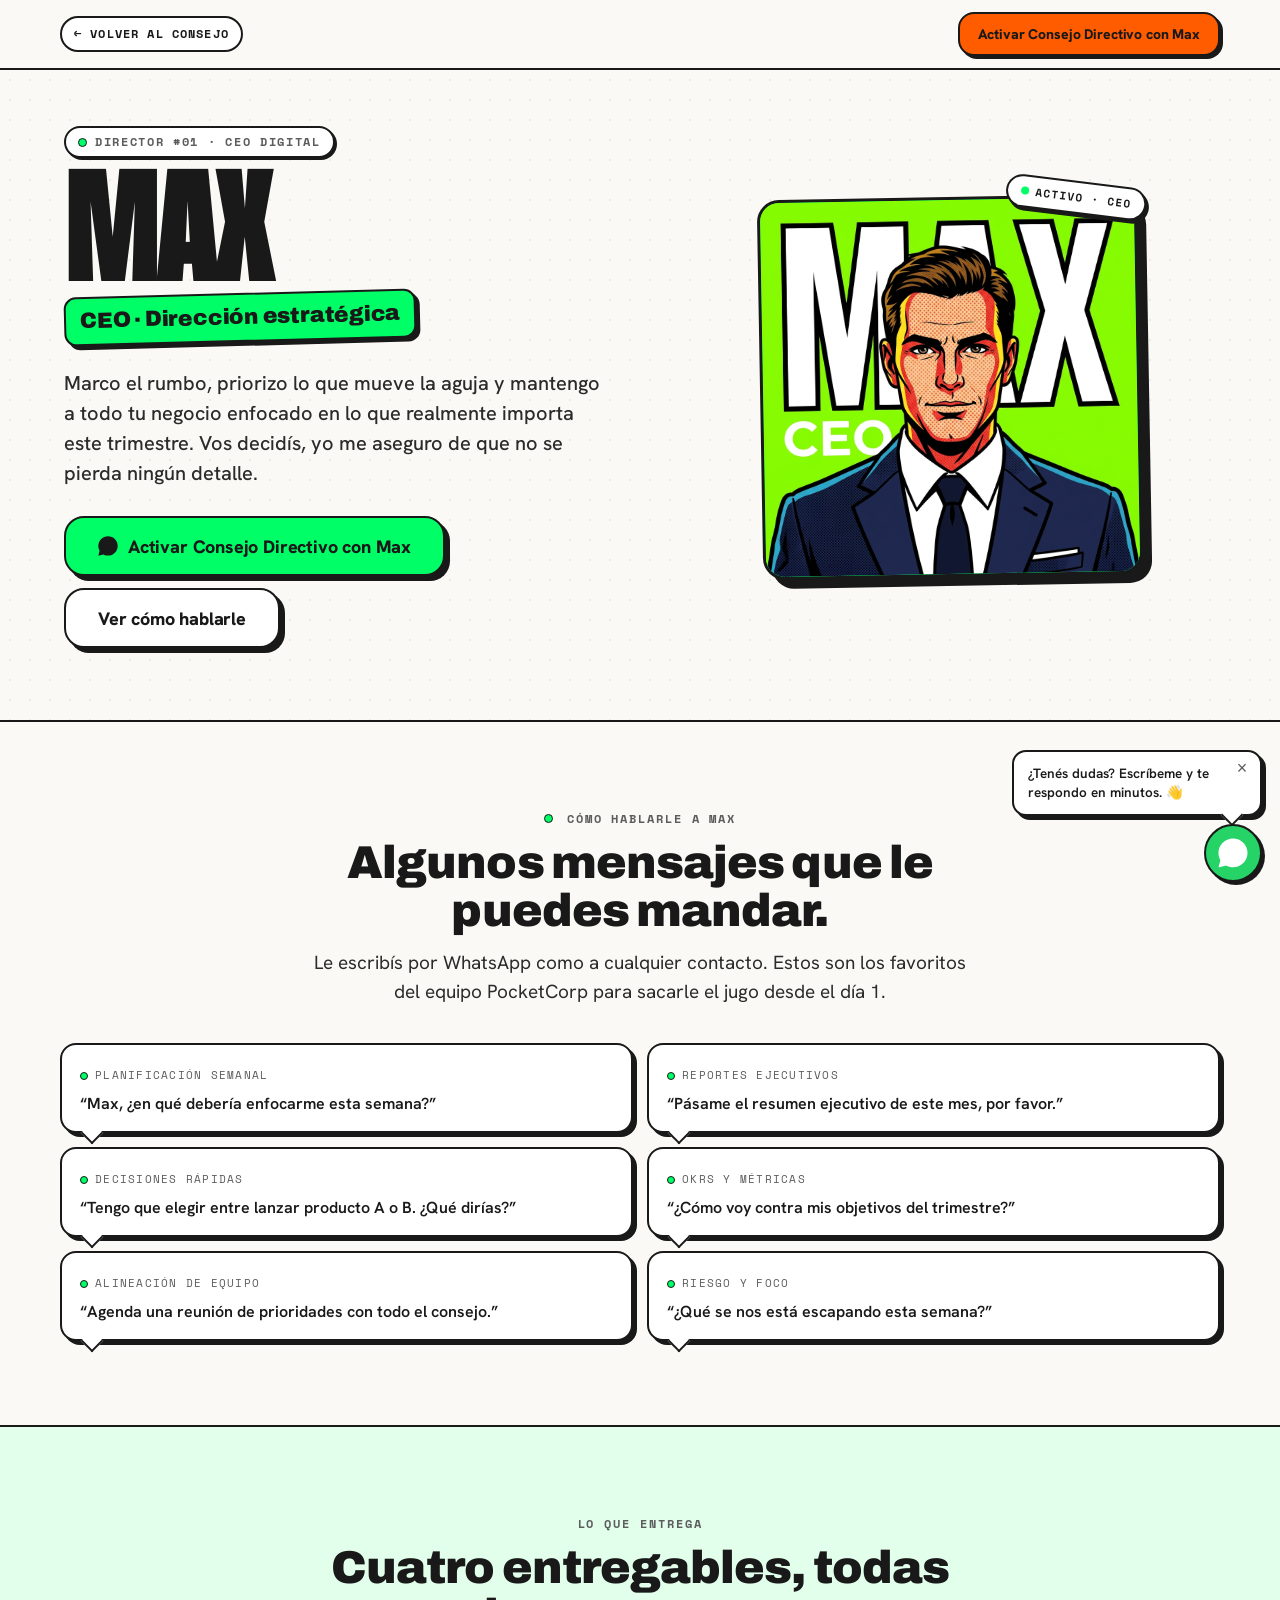
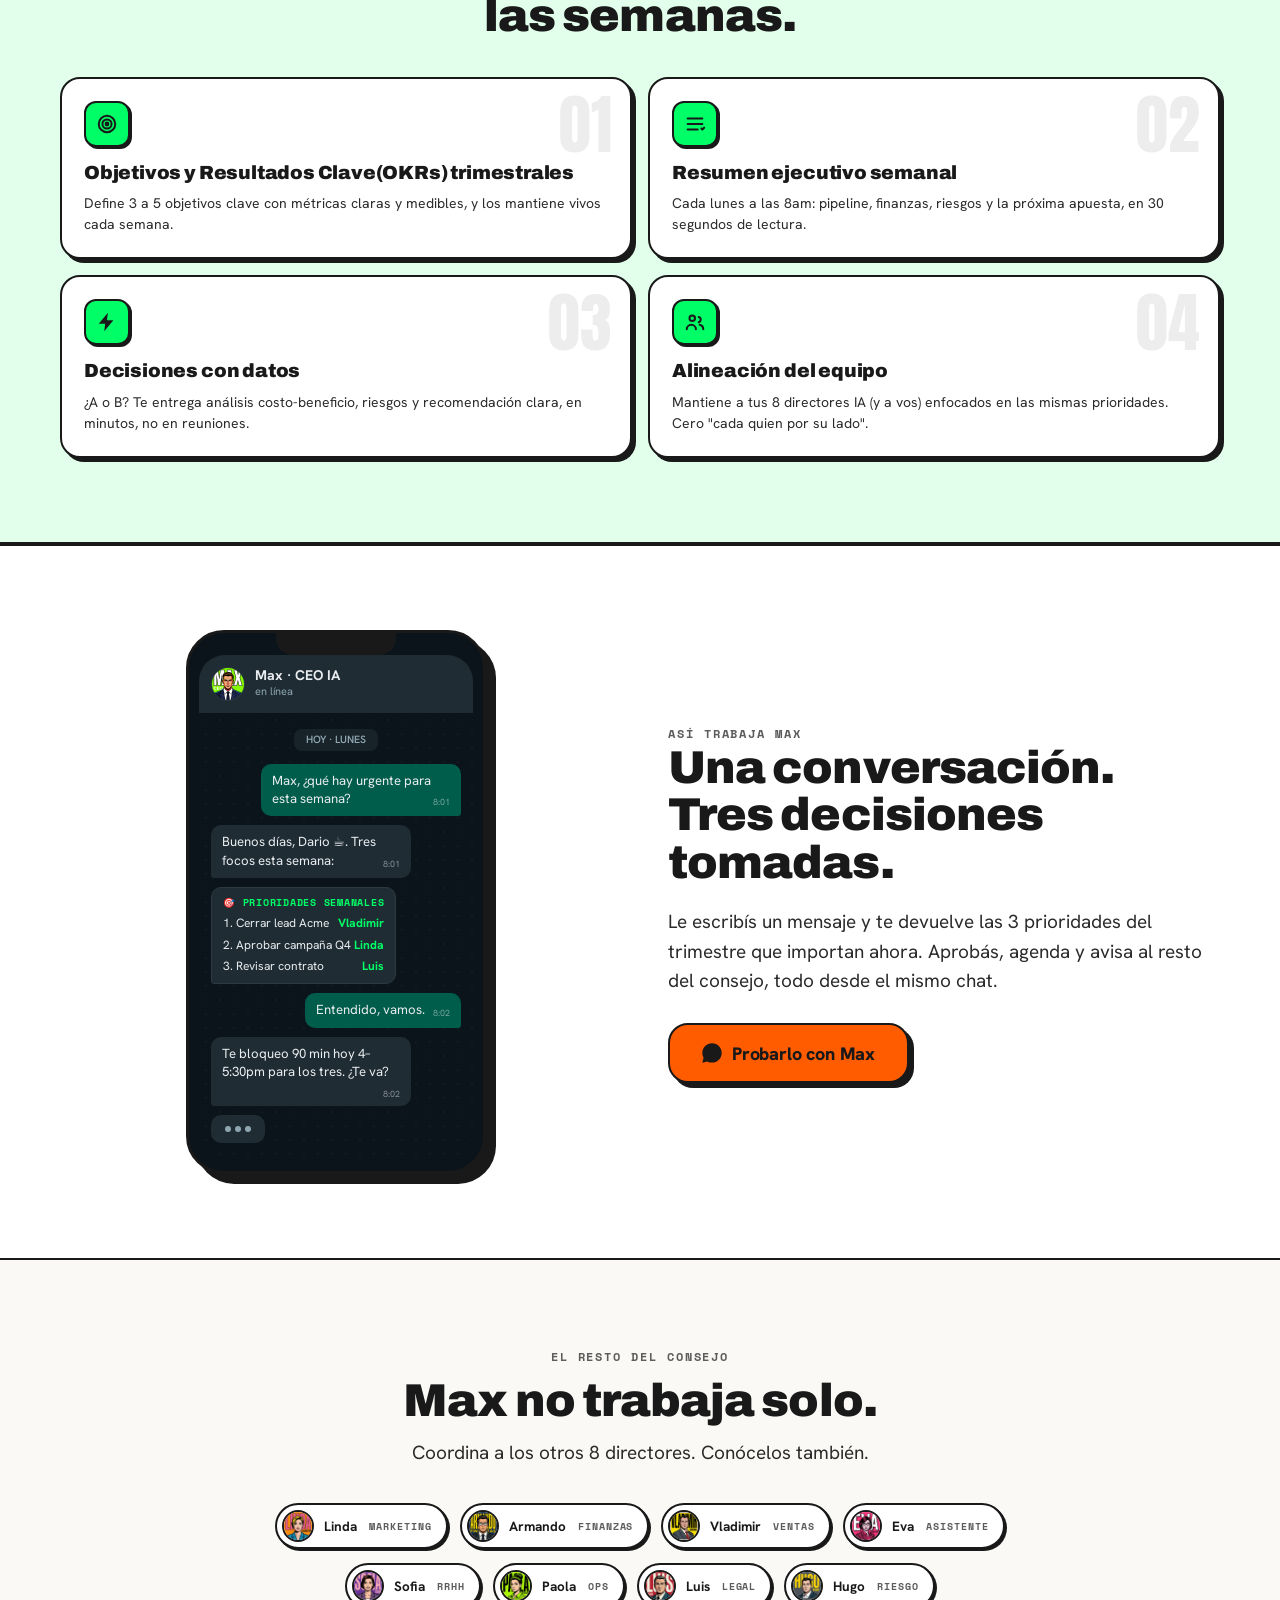
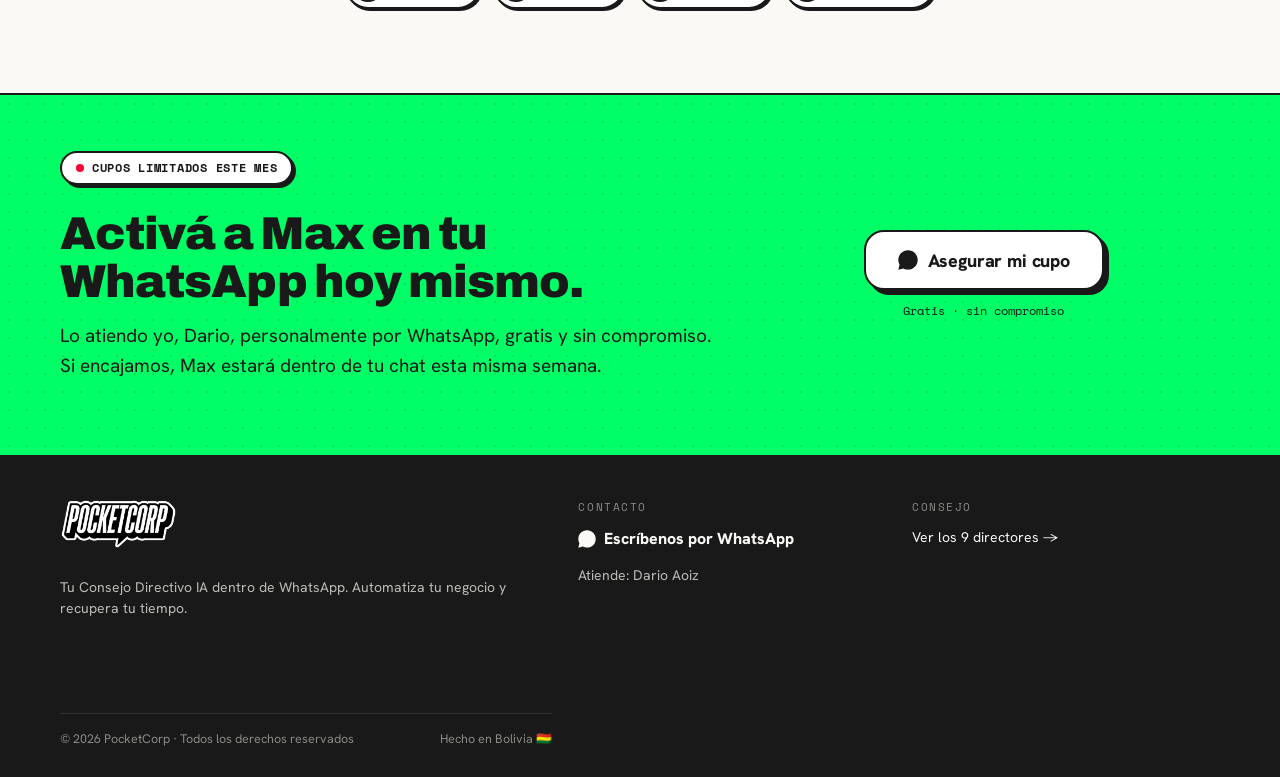
<file: directores/max.html>
<!DOCTYPE html>
<html lang="es">
<head>
<meta charset="UTF-8" />
<meta name="viewport" content="width=device-width, initial-scale=1" />
<title>Max, CEO IA · PocketCorp</title>
<meta name="description" content="Max, tu CEO de IA: marca el rumbo, prioriza por impacto y mantiene tu negocio enfocado. Activa a Max dentro de tu WhatsApp." />
<link rel="stylesheet" href="../styles.css" />
<link rel="stylesheet" href="../landing.css" />
<link rel="stylesheet" href="director.css" />
<style>
  body.dir { --accent: var(--pop-green); --accent-tint: var(--tint-green); }
</style>
</head>
<body class="dir">

<!-- ============ MINI HEADER ============ -->
<header class="dir-header">
  <div class="wrap">
    <a class="dir-back" href="../index.html#directores">← Volver al Consejo</a>
    <a class="btn btn--sm cta-head" data-wa data-wa-loc="header">Activar Consejo Directivo con Max</a>
  </div>
</header>

<!-- ============ HERO ============ -->
<section class="dir-hero">
  <div class="wrap">
    <div>
      <span class="dir-eyebrow"><span class="swatch"></span> <span data-key="directores.max.eyebrow">Director #01 · CEO Digital</span></span>
      <h1 class="dir-name">Max</h1>
      <div><span class="dir-role" data-key="directores.max.role">CEO · Dirección estratégica</span></div>
      <p class="dir-tagline" data-key="directores.max.tagline">Marco el rumbo, priorizo lo que mueve la aguja y mantengo a todo tu negocio enfocado en lo que realmente importa este trimestre. Vos decidís, yo me aseguro de que no se pierda ningún detalle.</p>
      <div class="dir-hero-cta">
        <a class="btn btn--lg" data-wa data-wa-loc="hero">
          <svg width="20" height="20" viewBox="0 0 32 32" fill="currentColor"><path d="M16 .5C7.4.5.5 7.4.5 16c0 2.8.7 5.4 2 7.7L.5 31.5l8-2.1c2.2 1.2 4.8 1.9 7.5 1.9 8.6 0 15.5-6.9 15.5-15.5S24.6.5 16 .5zm7.1 18.7c-.4-.2-2.3-1.1-2.6-1.3-.4-.1-.6-.2-.9.2-.3.4-1 1.3-1.2 1.5-.2.2-.4.3-.8.1-.4-.2-1.6-.6-3.1-1.9-1.1-1-1.9-2.3-2.1-2.7-.2-.4 0-.6.2-.8l.5-.7c.2-.2.2-.4.4-.7.1-.3 0-.5 0-.7-.1-.2-.9-2.1-1.2-2.9-.3-.8-.6-.7-.9-.7h-.7c-.2 0-.6.1-1 .5-.3.4-1.3 1.3-1.3 3.1s1.3 3.6 1.5 3.9c.2.3 2.6 4 6.3 5.6.9.4 1.6.6 2.1.8.9.3 1.7.2 2.3.1.7-.1 2.3-.9 2.6-1.8.3-.9.3-1.6.2-1.8-.1-.2-.3-.3-.7-.5z"/></svg>
          Activar Consejo Directivo con Max
        </a>
        <a class="btn btn--lg btn--white" href="#prompts">Ver cómo hablarle</a>
      </div>
    </div>
    <div class="dir-portrait">
      <div class="dir-portrait__frame">
        <img src="../assets/employees/max.jpeg" alt="Max, CEO de IA" />
      </div>
      <span class="dir-portrait__sticker"><span class="dot"></span> Activo · CEO</span>
    </div>
  </div>
</section>

<!-- ============ PROMPTS ============ -->
<section class="dir-section" id="prompts">
  <div class="wrap">
    <div class="dir-section-head">
      <span class="eyebrow"><span style="display:inline-block;width:9px;height:9px;border-radius:50%;background:var(--accent);border:1.5px solid var(--ink);margin-right:6px;vertical-align:middle"></span> Cómo hablarle a Max</span>
      <h2 class="h2" style="margin-top:10px" data-key="directores.max.pillTitle">Algunos mensajes que le puedes mandar.</h2>
      <p class="lead" data-key="directores.max.pillSub">Le escribís por WhatsApp como a cualquier contacto. Estos son los favoritos del equipo PocketCorp para sacarle el jugo desde el día 1.</p>
    </div>
    <div class="prompts">
      <div class="prompt-card">
        <div class="meta"><span class="swatch"></span> Planificación semanal</div>
        <div class="msg">Max, ¿en qué debería enfocarme esta semana?</div>
        <span class="tail"></span>
      </div>
      <div class="prompt-card">
        <div class="meta"><span class="swatch"></span> Reportes ejecutivos</div>
        <div class="msg">Pásame el resumen ejecutivo de este mes, por favor.</div>
        <span class="tail"></span>
      </div>
      <div class="prompt-card">
        <div class="meta"><span class="swatch"></span> Decisiones rápidas</div>
        <div class="msg">Tengo que elegir entre lanzar producto A o B. ¿Qué dirías?</div>
        <span class="tail"></span>
      </div>
      <div class="prompt-card">
        <div class="meta"><span class="swatch"></span> OKRs y métricas</div>
        <div class="msg">¿Cómo voy contra mis objetivos del trimestre?</div>
        <span class="tail"></span>
      </div>
      <div class="prompt-card">
        <div class="meta"><span class="swatch"></span> Alineación de equipo</div>
        <div class="msg">Agenda una reunión de prioridades con todo el consejo.</div>
        <span class="tail"></span>
      </div>
      <div class="prompt-card">
        <div class="meta"><span class="swatch"></span> Riesgo y foco</div>
        <div class="msg">¿Qué se nos está escapando esta semana?</div>
        <span class="tail"></span>
      </div>
    </div>
  </div>
</section>

<!-- ============ DELIVERABLES ============ -->
<section class="dir-section dir-section--accent">
  <div class="wrap">
    <div class="dir-section-head">
      <span class="eyebrow">Lo que entrega</span>
      <h2 class="h2" style="margin-top:10px">Cuatro entregables, todas las semanas.</h2>
    </div>
    <div class="deliverables">
      <div class="deliv">
        <span class="deliv__num">01</span>
        <div class="deliv__icon"><svg width="22" height="22" viewBox="0 0 24 24" fill="none" stroke="var(--ink)" stroke-width="2.2" stroke-linecap="round" stroke-linejoin="round"><circle cx="12" cy="12" r="9"/><circle cx="12" cy="12" r="5"/><circle cx="12" cy="12" r="1.5" fill="var(--ink)"/></svg></div>
        <h3 data-key="directores.max.deliv1Title">Objetivos y Resultados Clave(OKRs) trimestrales</h3>
        <p data-key="directores.max.deliv1Desc">Define 3 a 5 objetivos clave con métricas claras y medibles, y los mantiene vivos cada semana.</p>
      </div>
      <div class="deliv">
        <span class="deliv__num">02</span>
        <div class="deliv__icon"><svg width="22" height="22" viewBox="0 0 24 24" fill="none" stroke="var(--ink)" stroke-width="2.2" stroke-linecap="round" stroke-linejoin="round"><path d="M4 6h16M4 12h16M4 18h11"/><path d="M19 17l1 1 2-2"/></svg></div>
        <h3 data-key="directores.max.deliv2Title">Resumen ejecutivo semanal</h3>
        <p data-key="directores.max.deliv2Desc">Cada lunes a las 8am: pipeline, finanzas, riesgos y la próxima apuesta, en 30 segundos de lectura.</p>
      </div>
      <div class="deliv">
        <span class="deliv__num">03</span>
        <div class="deliv__icon"><svg width="22" height="22" viewBox="0 0 24 24" fill="var(--ink)"><path d="M13 2L3 14h7l-1 8 10-12h-7z"/></svg></div>
        <h3 data-key="directores.max.deliv3Title">Decisiones con datos</h3>
        <p data-key="directores.max.deliv3Desc">¿A o B? Te entrega análisis costo-beneficio, riesgos y recomendación clara, en minutos, no en reuniones.</p>
      </div>
      <div class="deliv">
        <span class="deliv__num">04</span>
        <div class="deliv__icon"><svg width="22" height="22" viewBox="0 0 24 24" fill="none" stroke="var(--ink)" stroke-width="2.2" stroke-linecap="round" stroke-linejoin="round"><circle cx="9" cy="8" r="3"/><path d="M3 20a5 5 0 0110 0M16 6.5a3 3 0 010 5.8M21 20a5 5 0 00-4-5"/></svg></div>
        <h3 data-key="directores.max.deliv4Title">Alineación del equipo</h3>
        <p data-key="directores.max.deliv4Desc">Mantiene a tus 8 directores IA (y a vos) enfocados en las mismas prioridades. Cero "cada quien por su lado".</p>
      </div>
    </div>
  </div>
</section>

<!-- ============ MINI CHAT ============ -->
<section class="dir-section dir-section--white">
  <div class="wrap">
    <div class="dir-chat-grid">
      <div class="phone" aria-hidden="true">
        <div class="phone__notch"></div>
        <div class="phone__screen">
          <div class="wa-top">
            <img src="../assets/employees/max.jpeg" alt="" />
            <div><div class="nm">Max · CEO IA</div><div class="on">en línea</div></div>
          </div>
          <div class="wa-body">
            <div class="wa-day">HOY · LUNES</div>
            <div class="bubble me">Max, ¿qué hay urgente para esta semana? <span class="t">8:01</span></div>
            <div class="bubble them">Buenos días, Dario ☕. Tres focos esta semana:<span class="t">8:01</span></div>
            <div class="bubble them bubble--data">
              <div class="dh">🎯 Prioridades semanales</div>
              <div class="dr"><span>1. Cerrar lead Acme</span> <b>Vladimir</b></div>
              <div class="dr"><span>2. Aprobar campaña Q4</span> <b>Linda</b></div>
              <div class="dr"><span>3. Revisar contrato</span> <b>Luis</b></div>
            </div>
            <div class="bubble me">Entendido, vamos. <span class="t">8:02</span></div>
            <div class="bubble them">Te bloqueo 90 min hoy 4–5:30pm para los tres. ¿Te va?<span class="t">8:02</span></div>
            <div class="typing"><i></i><i></i><i></i></div>
          </div>
        </div>
      </div>
      <div class="dir-chat-copy">
        <span class="eyebrow">Así trabaja Max</span>
        <h2 class="h2" data-key="directores.max.chatTitle">Una conversación. Tres decisiones tomadas.</h2>
        <p class="lead" data-key="directores.max.chatSub">Le escribís un mensaje y te devuelve las 3 prioridades del trimestre que importan ahora. Aprobás, agenda y avisa al resto del consejo, todo desde el mismo chat.</p>
        <div style="margin-top:28px">
          <a class="btn btn--lg" data-wa data-wa-loc="medio">
            <svg width="20" height="20" viewBox="0 0 32 32" fill="currentColor"><path d="M16 .5C7.4.5.5 7.4.5 16c0 2.8.7 5.4 2 7.7L.5 31.5l8-2.1c2.2 1.2 4.8 1.9 7.5 1.9 8.6 0 15.5-6.9 15.5-15.5S24.6.5 16 .5zm7.1 18.7c-.4-.2-2.3-1.1-2.6-1.3-.4-.1-.6-.2-.9.2-.3.4-1 1.3-1.2 1.5-.2.2-.4.3-.8.1-.4-.2-1.6-.6-3.1-1.9-1.1-1-1.9-2.3-2.1-2.7-.2-.4 0-.6.2-.8l.5-.7c.2-.2.2-.4.4-.7.1-.3 0-.5 0-.7-.1-.2-.9-2.1-1.2-2.9-.3-.8-.6-.7-.9-.7h-.7c-.2 0-.6.1-1 .5-.3.4-1.3 1.3-1.3 3.1s1.3 3.6 1.5 3.9c.2.3 2.6 4 6.3 5.6.9.4 1.6.6 2.1.8.9.3 1.7.2 2.3.1.7-.1 2.3-.9 2.6-1.8.3-.9.3-1.6.2-1.8-.1-.2-.3-.3-.7-.5z"/></svg>
            Probarlo con Max
          </a>
        </div>
      </div>
    </div>
  </div>
</section>

<!-- ============ OTHER DIRECTORS ============ -->
<section class="dir-section">
  <div class="wrap">
    <div class="dir-section-head">
      <span class="eyebrow">El resto del Consejo</span>
      <h2 class="h2" style="margin-top:10px">Max no trabaja solo.</h2>
      <p class="lead">Coordina a los otros 8 directores. Conócelos también.</p>
    </div>
    <div class="other-dirs">
      <a class="other-dir" href="linda.html"><img src="../assets/employees/linda.jpeg" alt=""/>Linda <span class="role">Marketing</span></a>
      <a class="other-dir" href="armando.html"><img src="../assets/employees/armando.jpeg" alt=""/>Armando <span class="role">Finanzas</span></a>
      <a class="other-dir" href="vladimir.html"><img src="../assets/employees/vladimir.jpeg" alt=""/>Vladimir <span class="role">Ventas</span></a>
      <a class="other-dir" href="eva.html"><img src="../assets/employees/eva.jpeg" alt=""/>Eva <span class="role">Asistente</span></a>
      <a class="other-dir" href="sofia.html"><img src="../assets/employees/sofia.jpeg" alt=""/>Sofia <span class="role">RRHH</span></a>
      <a class="other-dir" href="paola.html"><img src="../assets/employees/paola.jpeg" alt=""/>Paola <span class="role">Ops</span></a>
      <a class="other-dir" href="luis.html"><img src="../assets/employees/luis.jpeg" alt=""/>Luis <span class="role">Legal</span></a>
      <a class="other-dir" href="hugo.html"><img src="../assets/employees/hugo.jpeg" alt=""/>Hugo <span class="role">Riesgo</span></a>
    </div>
  </div>
</section>

<!-- ============ CLOSER ============ -->
<section class="dir-closer">
  <div class="wrap">
    <div>
      <span class="scarcity-pill" style="background:var(--white)"><span class="dot"></span> Cupos limitados este mes</span>
      <h2 class="h2 display" style="text-transform:none;margin-top:10px">Activá a Max en tu WhatsApp hoy mismo.</h2>
      <p class="lead" style="margin-top:14px" data-key="directores.max.closerSub">Lo atiendo yo, Dario, personalmente por WhatsApp, gratis y sin compromiso. Si encajamos, Max está dentro de tu chat esta misma semana.</p>
    </div>
    <div style="display:flex;flex-direction:column;gap:12px;align-items:center">
      <a class="btn btn--lg btn--white" data-wa data-wa-loc="cierre">
        <svg width="20" height="20" viewBox="0 0 32 32" fill="currentColor"><path d="M16 .5C7.4.5.5 7.4.5 16c0 2.8.7 5.4 2 7.7L.5 31.5l8-2.1c2.2 1.2 4.8 1.9 7.5 1.9 8.6 0 15.5-6.9 15.5-15.5S24.6.5 16 .5zm7.1 18.7c-.4-.2-2.3-1.1-2.6-1.3-.4-.1-.6-.2-.9.2-.3.4-1 1.3-1.2 1.5-.2.2-.4.3-.8.1-.4-.2-1.6-.6-3.1-1.9-1.1-1-1.9-2.3-2.1-2.7-.2-.4 0-.6.2-.8l.5-.7c.2-.2.2-.4.4-.7.1-.3 0-.5 0-.7-.1-.2-.9-2.1-1.2-2.9-.3-.8-.6-.7-.9-.7h-.7c-.2 0-.6.1-1 .5-.3.4-1.3 1.3-1.3 3.1s1.3 3.6 1.5 3.9c.2.3 2.6 4 6.3 5.6.9.4 1.6.6 2.1.8.9.3 1.7.2 2.3.1.7-.1 2.3-.9 2.6-1.8.3-.9.3-1.6.2-1.8-.1-.2-.3-.3-.7-.5z"/></svg>
        Asegurar mi cupo
      </a>
      <span style="font-family:var(--font-mono);font-size:12px;color:var(--ink)">Gratis · sin compromiso</span>
    </div>
  </div>
</section>

<!-- ============ FOOTER (mini) ============ -->
<footer class="site-footer">
  <div class="wrap">
    <div>
      <div class="logo-slot" style="margin-bottom:14px">
        <img src="../assets/brand/logo-wordmark-outline.png" alt="PocketCorp" class="brand-logo brand-logo--footer" />
      </div>
      <p>Tu Consejo Directivo IA dentro de WhatsApp. Automatiza tu negocio y recupera tu tiempo.</p>
    </div>
    <div>
      <div style="font-family:var(--font-mono);font-size:11px;letter-spacing:.14em;text-transform:uppercase;color:#8A8A86;margin-bottom:12px">Contacto</div>
      <div class="foot-cta">
        <a data-wa data-wa-loc="footer"><svg width="18" height="18" viewBox="0 0 32 32" fill="currentColor"><path d="M16 .5C7.4.5.5 7.4.5 16c0 2.8.7 5.4 2 7.7L.5 31.5l8-2.1c2.2 1.2 4.8 1.9 7.5 1.9 8.6 0 15.5-6.9 15.5-15.5S24.6.5 16 .5zm7.1 18.7c-.4-.2-2.3-1.1-2.6-1.3-.4-.1-.6-.2-.9.2-.3.4-1 1.3-1.2 1.5-.2.2-.4.3-.8.1-.4-.2-1.6-.6-3.1-1.9-1.1-1-1.9-2.3-2.1-2.7-.2-.4 0-.6.2-.8l.5-.7c.2-.2.2-.4.4-.7.1-.3 0-.5 0-.7-.1-.2-.9-2.1-1.2-2.9-.3-.8-.6-.7-.9-.7h-.7c-.2 0-.6.1-1 .5-.3.4-1.3 1.3-1.3 3.1s1.3 3.6 1.5 3.9c.2.3 2.6 4 6.3 5.6.9.4 1.6.6 2.1.8.9.3 1.7.2 2.3.1.7-.1 2.3-.9 2.6-1.8.3-.9.3-1.6.2-1.8-.1-.2-.3-.3-.7-.5z"/></svg> Escríbenos por WhatsApp</a>
      </div>
      <p style="margin-top:10px">Atiende: Dario Aoiz</p>
    </div>
    <div>
      <div style="font-family:var(--font-mono);font-size:11px;letter-spacing:.14em;text-transform:uppercase;color:#8A8A86;margin-bottom:12px">Consejo</div>
      <p style="margin:0"><a href="../index.html#directores" style="color:var(--cream)">Ver los 9 directores →</a></p>
    </div>
  </div>
  <div class="wrap"><div class="foot-legal"><span>© 2026 PocketCorp · Todos los derechos reservados</span><span>Hecho en Bolivia 🇧🇴</span></div></div>
</footer>

<!-- Floating WhatsApp -->
<a class="wa-float" data-wa data-wa-loc="boton_flotante" aria-label="Hablar por WhatsApp">
  <svg viewBox="0 0 32 32" fill="#fff"><path d="M16 .5C7.4.5.5 7.4.5 16c0 2.8.7 5.4 2 7.7L.5 31.5l8-2.1c2.2 1.2 4.8 1.9 7.5 1.9 8.6 0 15.5-6.9 15.5-15.5S24.6.5 16 .5zm7.1 18.7c-.4-.2-2.3-1.1-2.6-1.3-.4-.1-.6-.2-.9.2-.3.4-1 1.3-1.2 1.5-.2.2-.4.3-.8.1-.4-.2-1.6-.6-3.1-1.9-1.1-1-1.9-2.3-2.1-2.7-.2-.4 0-.6.2-.8l.5-.7c.2-.2.2-.4.4-.7.1-.3 0-.5 0-.7-.1-.2-.9-2.1-1.2-2.9-.3-.8-.6-.7-.9-.7h-.7c-.2 0-.6.1-1 .5-.3.4-1.3 1.3-1.3 3.1s1.3 3.6 1.5 3.9c.2.3 2.6 4 6.3 5.6.9.4 1.6.6 2.1.8.9.3 1.7.2 2.3.1.7-.1 2.3-.9 2.6-1.8.3-.9.3-1.6.2-1.8-.1-.2-.3-.3-.7-.5z"/></svg>
</a>

<script src="../content.js" data-base=".."></script>
<script src="../main.js"></script>
</body>
</html>
</file>
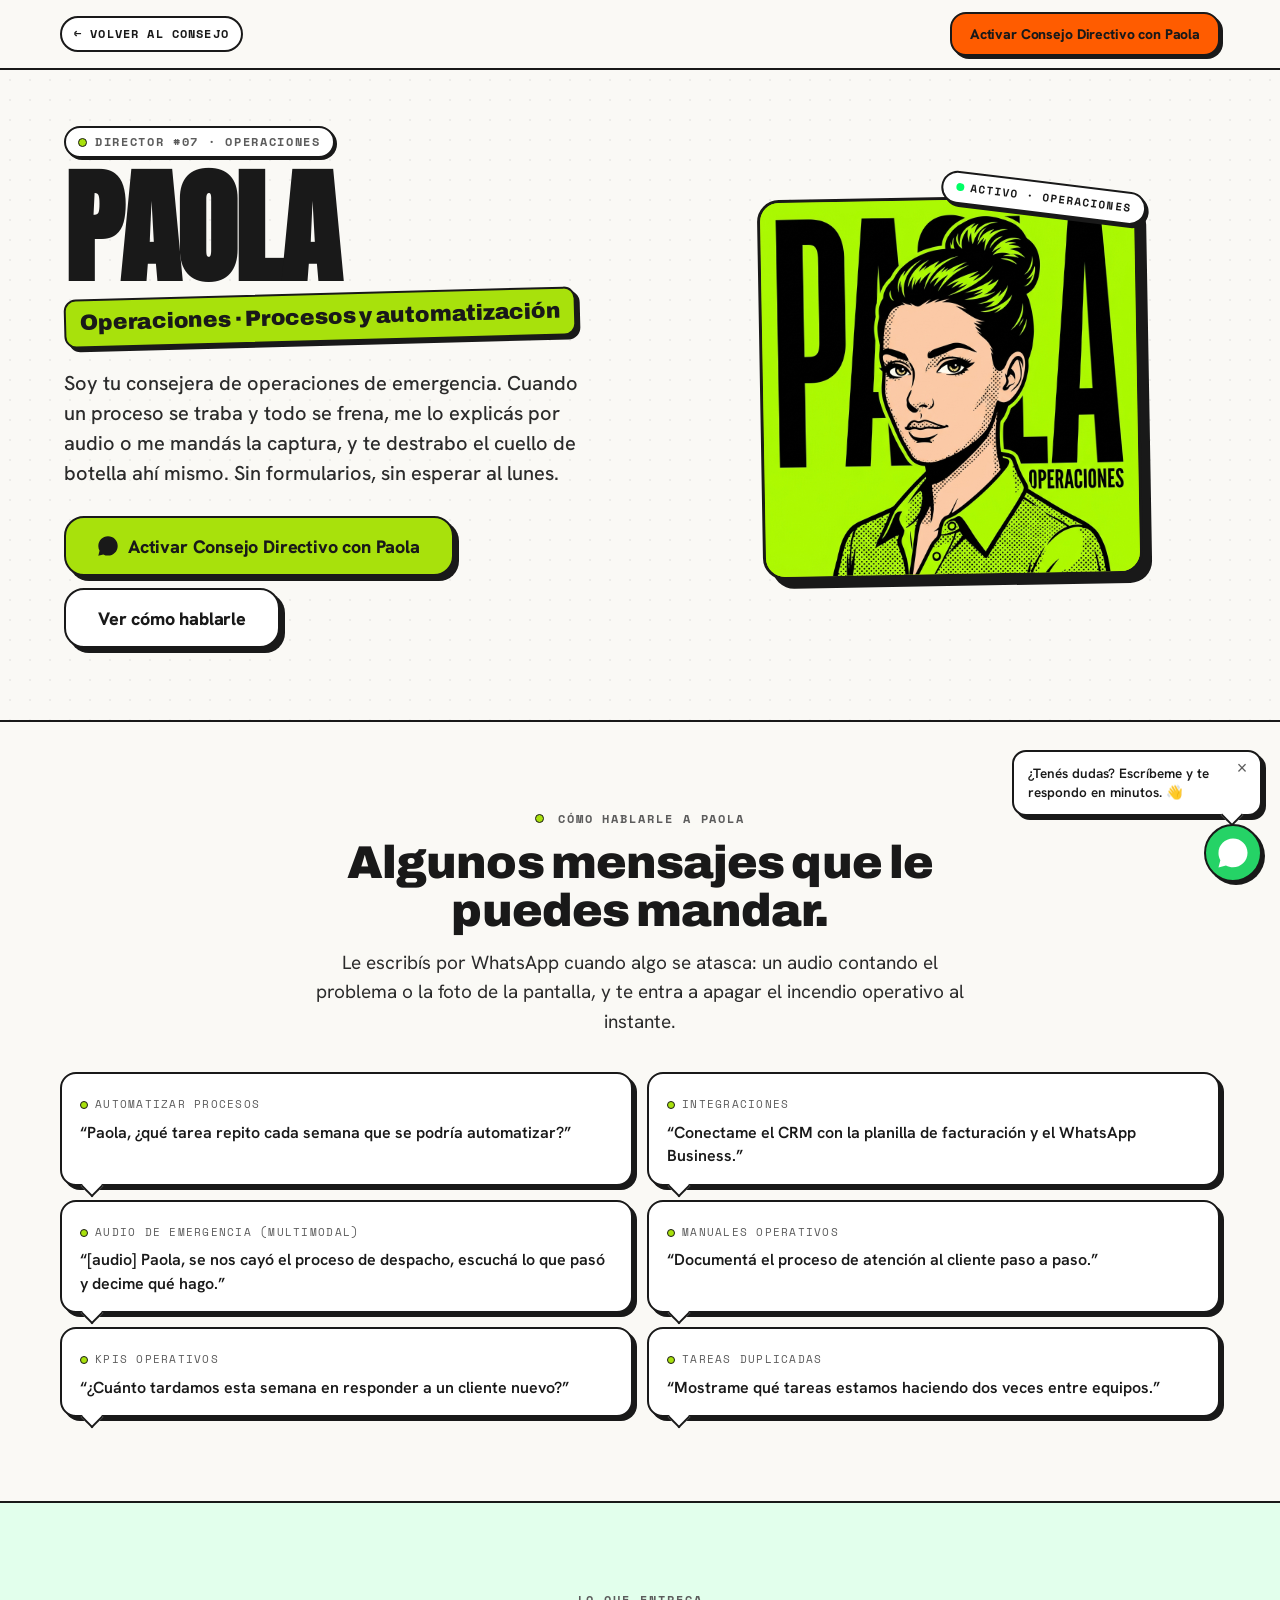
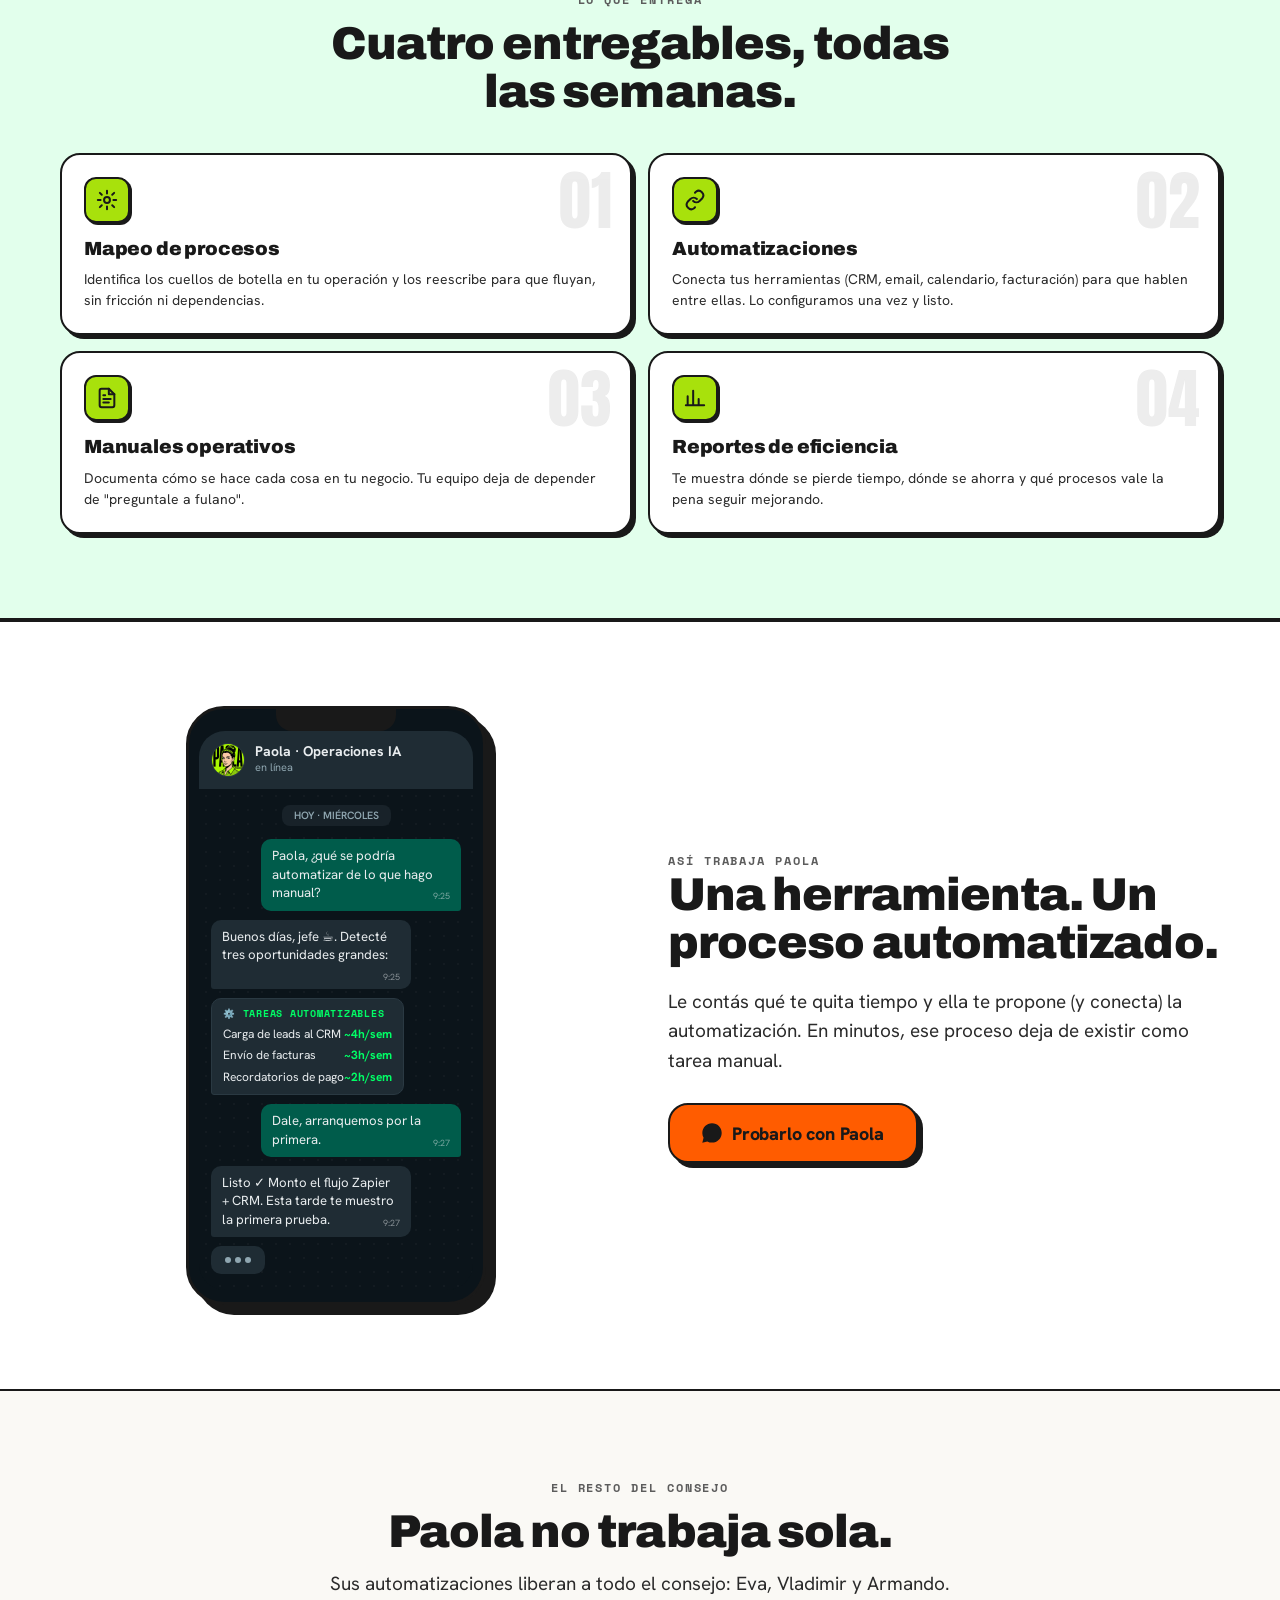
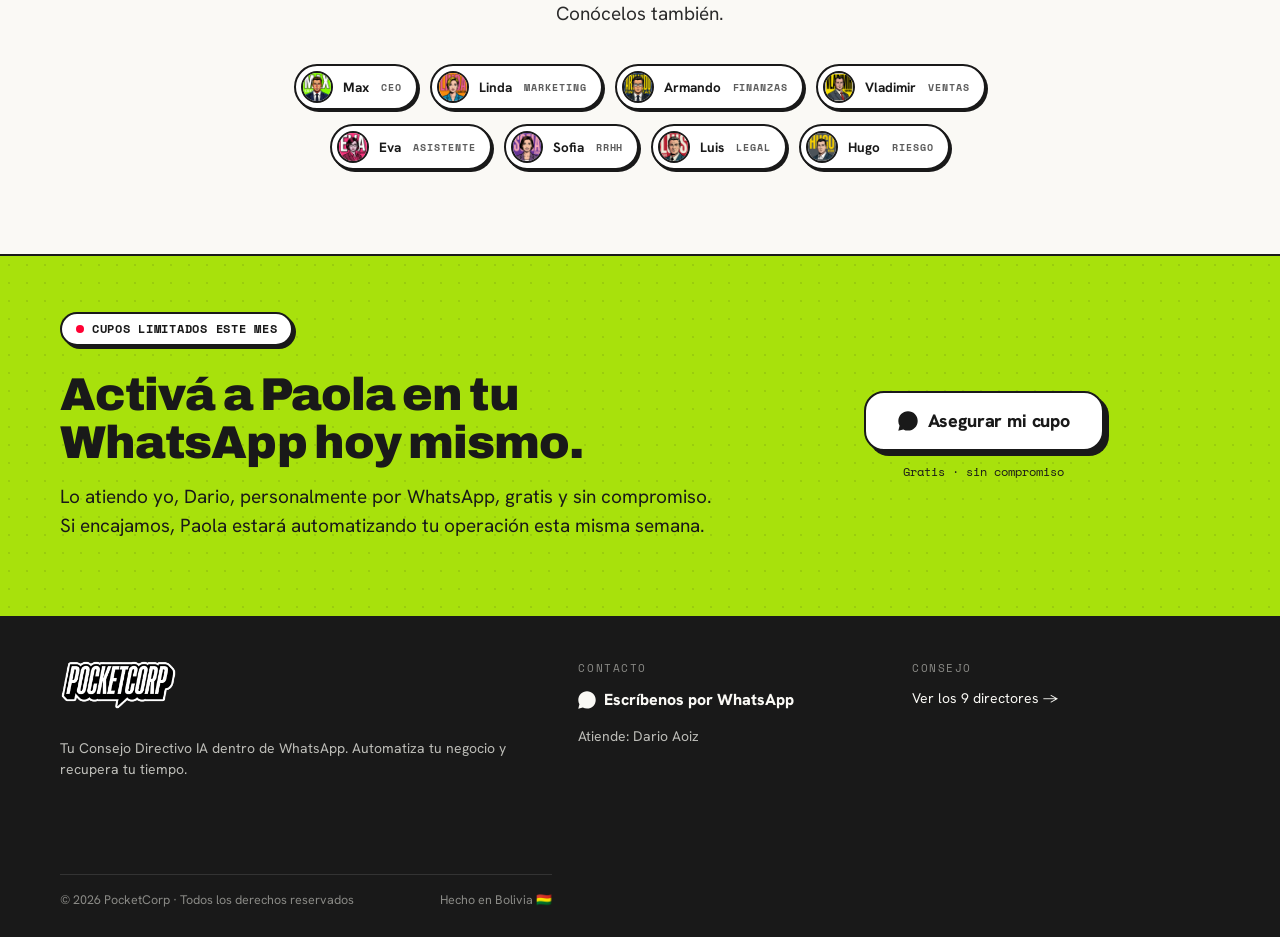
<file: directores/paola.html>
<!DOCTYPE html>
<html lang="es">
<head>
<meta charset="UTF-8" />
<meta name="viewport" content="width=device-width, initial-scale=1" />
<title>Paola, Operaciones IA · PocketCorp</title>
<meta name="description" content="Paola, tu directora de Operaciones IA: automatiza procesos, conecta herramientas y elimina cuellos de botella. Activa a Paola dentro de tu WhatsApp." />
<link rel="stylesheet" href="../styles.css" />
<link rel="stylesheet" href="../landing.css" />
<link rel="stylesheet" href="director.css" />
<style>
  body.dir { --accent: var(--pop-lime); --accent-tint: var(--tint-green); }
</style>
</head>
<body class="dir">

<!-- ============ MINI HEADER ============ -->
<header class="dir-header">
  <div class="wrap">
    <a class="dir-back" href="../index.html#directores">← Volver al Consejo</a>
    <a class="btn btn--sm cta-head" data-wa data-wa-loc="header">Activar Consejo Directivo con Paola</a>
  </div>
</header>

<!-- ============ HERO ============ -->
<section class="dir-hero">
  <div class="wrap">
    <div>
      <span class="dir-eyebrow"><span class="swatch"></span> <span data-key="directores.paola.eyebrow">Director #07 · Operaciones y Procesos</span></span>
      <h1 class="dir-name">Paola</h1>
      <div><span class="dir-role" data-key="directores.paola.role">Operaciones · Procesos y automatización</span></div>
      <p class="dir-tagline" data-key="directores.paola.tagline">Soy tu consejera de operaciones de emergencia. Cuando un proceso se traba y todo se frena, me lo explicás por audio o me mandás la captura, y te destrabo el cuello de botella ahí mismo. Sin formularios, sin esperar al lunes.</p>
      <div class="dir-hero-cta">
        <a class="btn btn--lg" data-wa data-wa-loc="hero">
          <svg width="20" height="20" viewBox="0 0 32 32" fill="currentColor"><path d="M16 .5C7.4.5.5 7.4.5 16c0 2.8.7 5.4 2 7.7L.5 31.5l8-2.1c2.2 1.2 4.8 1.9 7.5 1.9 8.6 0 15.5-6.9 15.5-15.5S24.6.5 16 .5zm7.1 18.7c-.4-.2-2.3-1.1-2.6-1.3-.4-.1-.6-.2-.9.2-.3.4-1 1.3-1.2 1.5-.2.2-.4.3-.8.1-.4-.2-1.6-.6-3.1-1.9-1.1-1-1.9-2.3-2.1-2.7-.2-.4 0-.6.2-.8l.5-.7c.2-.2.2-.4.4-.7.1-.3 0-.5 0-.7-.1-.2-.9-2.1-1.2-2.9-.3-.8-.6-.7-.9-.7h-.7c-.2 0-.6.1-1 .5-.3.4-1.3 1.3-1.3 3.1s1.3 3.6 1.5 3.9c.2.3 2.6 4 6.3 5.6.9.4 1.6.6 2.1.8.9.3 1.7.2 2.3.1.7-.1 2.3-.9 2.6-1.8.3-.9.3-1.6.2-1.8-.1-.2-.3-.3-.7-.5z"/></svg>
          Activar Consejo Directivo con Paola
        </a>
        <a class="btn btn--lg btn--white" href="#prompts">Ver cómo hablarle</a>
      </div>
    </div>
    <div class="dir-portrait">
      <div class="dir-portrait__frame">
        <img src="../assets/employees/paola.jpeg" alt="Paola, Operaciones IA" />
      </div>
      <span class="dir-portrait__sticker"><span class="dot"></span> Activo · Operaciones</span>
    </div>
  </div>
</section>

<!-- ============ PROMPTS ============ -->
<section class="dir-section" id="prompts">
  <div class="wrap">
    <div class="dir-section-head">
      <span class="eyebrow"><span style="display:inline-block;width:9px;height:9px;border-radius:50%;background:var(--accent);border:1.5px solid var(--ink);margin-right:6px;vertical-align:middle"></span> Cómo hablarle a Paola</span>
      <h2 class="h2" style="margin-top:10px" data-key="directores.paola.pillTitle">Algunos mensajes que le puedes mandar.</h2>
      <p class="lead" data-key="directores.paola.pillSub">Le escribís por WhatsApp como a tu jefa de operaciones de bolsillo. Estos son los mensajes que más rápido bajan tu carga operativa.</p>
    </div>
    <div class="prompts">
      <div class="prompt-card">
        <div class="meta"><span class="swatch"></span> Automatizar procesos</div>
        <div class="msg">Paola, ¿qué tarea repito cada semana que se podría automatizar?</div>
        <span class="tail"></span>
      </div>
      <div class="prompt-card">
        <div class="meta"><span class="swatch"></span> Integraciones</div>
        <div class="msg">Conectame el CRM con la planilla de facturación y el WhatsApp Business.</div>
        <span class="tail"></span>
      </div>
      <div class="prompt-card">
        <div class="meta"><span class="swatch"></span> Audio de emergencia (multimodal)</div>
        <div class="msg">[audio] Paola, se nos cayó el proceso de despacho, escuchá lo que pasó y decime qué hago.</div>
        <span class="tail"></span>
      </div>
      <div class="prompt-card">
        <div class="meta"><span class="swatch"></span> Manuales operativos</div>
        <div class="msg">Documentá el proceso de atención al cliente paso a paso.</div>
        <span class="tail"></span>
      </div>
      <div class="prompt-card">
        <div class="meta"><span class="swatch"></span> KPIs operativos</div>
        <div class="msg">¿Cuánto tardamos esta semana en responder a un cliente nuevo?</div>
        <span class="tail"></span>
      </div>
      <div class="prompt-card">
        <div class="meta"><span class="swatch"></span> Tareas duplicadas</div>
        <div class="msg">Mostrame qué tareas estamos haciendo dos veces entre equipos.</div>
        <span class="tail"></span>
      </div>
    </div>
  </div>
</section>

<!-- ============ DELIVERABLES ============ -->
<section class="dir-section dir-section--accent">
  <div class="wrap">
    <div class="dir-section-head">
      <span class="eyebrow">Lo que entrega</span>
      <h2 class="h2" style="margin-top:10px">Cuatro entregables, todas las semanas.</h2>
    </div>
    <div class="deliverables">
      <div class="deliv">
        <span class="deliv__num">01</span>
        <div class="deliv__icon"><svg width="22" height="22" viewBox="0 0 24 24" fill="none" stroke="var(--ink)" stroke-width="2.2" stroke-linecap="round" stroke-linejoin="round"><circle cx="12" cy="12" r="3.2"/><path d="M12 2v3M12 19v3M4.2 4.2l2.1 2.1M17.7 17.7l2.1 2.1M2 12h3M19 12h3M4.2 19.8l2.1-2.1M17.7 6.3l2.1-2.1"/></svg></div>
        <h3 data-key="directores.paola.deliv1Title">Automatizaciones armadas</h3>
        <p data-key="directores.paola.deliv1Desc">Identifica las tareas que más tiempo te roban y monta los flujos para que sucedan solas. Lo configuramos una vez y listo.</p>
      </div>
      <div class="deliv">
        <span class="deliv__num">02</span>
        <div class="deliv__icon"><svg width="22" height="22" viewBox="0 0 24 24" fill="none" stroke="var(--ink)" stroke-width="2.2" stroke-linecap="round" stroke-linejoin="round"><path d="M10 13a5 5 0 007 0l3-3a5 5 0 00-7-7l-1 1"/><path d="M14 11a5 5 0 00-7 0l-3 3a5 5 0 007 7l1-1"/></svg></div>
        <h3 data-key="directores.paola.deliv2Title">Integraciones entre herramientas</h3>
        <p data-key="directores.paola.deliv2Desc">Conecta CRM, planillas, facturación, WhatsApp y email. Tus datos viajan solos y siempre actualizados.</p>
      </div>
      <div class="deliv">
        <span class="deliv__num">03</span>
        <div class="deliv__icon"><svg width="22" height="22" viewBox="0 0 24 24" fill="none" stroke="var(--ink)" stroke-width="2.2" stroke-linecap="round" stroke-linejoin="round"><path d="M14 2H6a2 2 0 00-2 2v16a2 2 0 002 2h12a2 2 0 002-2V8z"/><path d="M14 2v6h6M8 13h8M8 17h6M8 9h2"/></svg></div>
        <h3 data-key="directores.paola.deliv3Title">manuales operativos documentados</h3>
        <p data-key="directores.paola.deliv3Desc">Cada proceso crítico de tu negocio, escrito y vivo. Si alguien renuncia, no se va el conocimiento con él.</p>
      </div>
      <div class="deliv">
        <span class="deliv__num">04</span>
        <div class="deliv__icon"><svg width="22" height="22" viewBox="0 0 24 24" fill="none" stroke="var(--ink)" stroke-width="2.2" stroke-linecap="round" stroke-linejoin="round"><path d="M4 20V10M10 20V4M16 20v-7M22 20H2"/></svg></div>
        <h3 data-key="directores.paola.deliv4Title">Detección de cuellos de botella</h3>
        <p data-key="directores.paola.deliv4Desc">Reportes operativos semanales que muestran dónde se atasca el negocio y qué hacer para destrabarlo.</p>
      </div>
    </div>
  </div>
</section>

<!-- ============ MINI CHAT ============ -->
<section class="dir-section dir-section--white">
  <div class="wrap">
    <div class="dir-chat-grid">
      <div class="phone" aria-hidden="true">
        <div class="phone__notch"></div>
        <div class="phone__screen">
          <div class="wa-top">
            <img src="../assets/employees/paola.jpeg" alt="" />
            <div><div class="nm">Paola · Operaciones IA</div><div class="on">en línea</div></div>
          </div>
          <div class="wa-body">
            <div class="wa-day">HOY · MIÉRCOLES</div>
            <div class="bubble me">Paola, ¿qué se podría automatizar de lo que hago manual? <span class="t">9:25</span></div>
            <div class="bubble them">Buenos días, jefe ☕. Detecté tres oportunidades grandes:<span class="t">9:25</span></div>
            <div class="bubble them bubble--data">
              <div class="dh">⚙️ Tareas automatizables</div>
              <div class="dr"><span>Carga de leads al CRM</span> <b>~4h/sem</b></div>
              <div class="dr"><span>Envío de facturas</span> <b>~3h/sem</b></div>
              <div class="dr"><span>Recordatorios de pago</span> <b>~2h/sem</b></div>
            </div>
            <div class="bubble me">Dale, arranquemos por la primera. <span class="t">9:27</span></div>
            <div class="bubble them">Listo ✓ Monto el flujo Zapier + CRM. Esta tarde te muestro la primera prueba.<span class="t">9:27</span></div>
            <div class="typing"><i></i><i></i><i></i></div>
          </div>
        </div>
      </div>
      <div class="dir-chat-copy">
        <span class="eyebrow">Así trabaja Paola</span>
        <h2 class="h2" data-key="directores.paola.chatTitle">Una pregunta. Nueve horas semanales recuperadas.</h2>
        <p class="lead" data-key="directores.paola.chatSub">Le pedís que mire tus procesos y te devuelve dónde estás perdiendo tiempo,con números reales. Vos eligís por dónde empezar, ella arma el flujo y te muestra la prueba el mismo día.</p>
        <div style="margin-top:28px">
          <a class="btn btn--lg" data-wa data-wa-loc="medio">
            <svg width="20" height="20" viewBox="0 0 32 32" fill="currentColor"><path d="M16 .5C7.4.5.5 7.4.5 16c0 2.8.7 5.4 2 7.7L.5 31.5l8-2.1c2.2 1.2 4.8 1.9 7.5 1.9 8.6 0 15.5-6.9 15.5-15.5S24.6.5 16 .5zm7.1 18.7c-.4-.2-2.3-1.1-2.6-1.3-.4-.1-.6-.2-.9.2-.3.4-1 1.3-1.2 1.5-.2.2-.4.3-.8.1-.4-.2-1.6-.6-3.1-1.9-1.1-1-1.9-2.3-2.1-2.7-.2-.4 0-.6.2-.8l.5-.7c.2-.2.2-.4.4-.7.1-.3 0-.5 0-.7-.1-.2-.9-2.1-1.2-2.9-.3-.8-.6-.7-.9-.7h-.7c-.2 0-.6.1-1 .5-.3.4-1.3 1.3-1.3 3.1s1.3 3.6 1.5 3.9c.2.3 2.6 4 6.3 5.6.9.4 1.6.6 2.1.8.9.3 1.7.2 2.3.1.7-.1 2.3-.9 2.6-1.8.3-.9.3-1.6.2-1.8-.1-.2-.3-.3-.7-.5z"/></svg>
            Probarlo con Paola
          </a>
        </div>
      </div>
    </div>
  </div>
</section>

<!-- ============ OTHER DIRECTORS ============ -->
<section class="dir-section">
  <div class="wrap">
    <div class="dir-section-head">
      <span class="eyebrow">El resto del Consejo</span>
      <h2 class="h2" style="margin-top:10px">Paola no trabaja sola.</h2>
      <p class="lead">Sus automatizaciones liberan a todo el consejo: Eva, Vladimir y Armando. Conócelos también.</p>
    </div>
    <div class="other-dirs">
      <a class="other-dir" href="max.html"><img src="../assets/employees/max.jpeg" alt=""/>Max <span class="role">CEO</span></a>
      <a class="other-dir" href="linda.html"><img src="../assets/employees/linda.jpeg" alt=""/>Linda <span class="role">Marketing</span></a>
      <a class="other-dir" href="armando.html"><img src="../assets/employees/armando.jpeg" alt=""/>Armando <span class="role">Finanzas</span></a>
      <a class="other-dir" href="vladimir.html"><img src="../assets/employees/vladimir.jpeg" alt=""/>Vladimir <span class="role">Ventas</span></a>
      <a class="other-dir" href="eva.html"><img src="../assets/employees/eva.jpeg" alt=""/>Eva <span class="role">Asistente</span></a>
      <a class="other-dir" href="sofia.html"><img src="../assets/employees/sofia.jpeg" alt=""/>Sofia <span class="role">RRHH</span></a>
      <a class="other-dir" href="luis.html"><img src="../assets/employees/luis.jpeg" alt=""/>Luis <span class="role">Legal</span></a>
      <a class="other-dir" href="hugo.html"><img src="../assets/employees/hugo.jpeg" alt=""/>Hugo <span class="role">Riesgo</span></a>
    </div>
  </div>
</section>

<!-- ============ CLOSER ============ -->
<section class="dir-closer">
  <div class="wrap">
    <div>
      <span class="scarcity-pill" style="background:var(--white)"><span class="dot"></span> Cupos limitados este mes</span>
      <h2 class="h2 display" style="text-transform:none;margin-top:10px">Activá a Paola en tu WhatsApp hoy mismo.</h2>
      <p class="lead" style="margin-top:14px" data-key="directores.paola.closerSub">Lo atiendo yo, Dario, personalmente por WhatsApp, gratis y sin compromiso. Si encajamos, Paola estará destrabando tus procesos esta misma semana.</p>
    </div>
    <div style="display:flex;flex-direction:column;gap:12px;align-items:center">
      <a class="btn btn--lg btn--white" data-wa data-wa-loc="cierre">
        <svg width="20" height="20" viewBox="0 0 32 32" fill="currentColor"><path d="M16 .5C7.4.5.5 7.4.5 16c0 2.8.7 5.4 2 7.7L.5 31.5l8-2.1c2.2 1.2 4.8 1.9 7.5 1.9 8.6 0 15.5-6.9 15.5-15.5S24.6.5 16 .5zm7.1 18.7c-.4-.2-2.3-1.1-2.6-1.3-.4-.1-.6-.2-.9.2-.3.4-1 1.3-1.2 1.5-.2.2-.4.3-.8.1-.4-.2-1.6-.6-3.1-1.9-1.1-1-1.9-2.3-2.1-2.7-.2-.4 0-.6.2-.8l.5-.7c.2-.2.2-.4.4-.7.1-.3 0-.5 0-.7-.1-.2-.9-2.1-1.2-2.9-.3-.8-.6-.7-.9-.7h-.7c-.2 0-.6.1-1 .5-.3.4-1.3 1.3-1.3 3.1s1.3 3.6 1.5 3.9c.2.3 2.6 4 6.3 5.6.9.4 1.6.6 2.1.8.9.3 1.7.2 2.3.1.7-.1 2.3-.9 2.6-1.8.3-.9.3-1.6.2-1.8-.1-.2-.3-.3-.7-.5z"/></svg>
        Asegurar mi cupo
      </a>
      <span style="font-family:var(--font-mono);font-size:12px;color:var(--ink)">Gratis · sin compromiso</span>
    </div>
  </div>
</section>

<!-- ============ FOOTER (mini) ============ -->
<footer class="site-footer">
  <div class="wrap">
    <div>
      <div class="logo-slot" style="margin-bottom:14px">
        <img src="../assets/brand/logo-wordmark-outline.png" alt="PocketCorp" class="brand-logo brand-logo--footer" />
      </div>
      <p>Tu Consejo Directivo IA dentro de WhatsApp. Automatiza tu negocio y recupera tu tiempo.</p>
    </div>
    <div>
      <div style="font-family:var(--font-mono);font-size:11px;letter-spacing:.14em;text-transform:uppercase;color:#8A8A86;margin-bottom:12px">Contacto</div>
      <div class="foot-cta">
        <a data-wa data-wa-loc="footer"><svg width="18" height="18" viewBox="0 0 32 32" fill="currentColor"><path d="M16 .5C7.4.5.5 7.4.5 16c0 2.8.7 5.4 2 7.7L.5 31.5l8-2.1c2.2 1.2 4.8 1.9 7.5 1.9 8.6 0 15.5-6.9 15.5-15.5S24.6.5 16 .5zm7.1 18.7c-.4-.2-2.3-1.1-2.6-1.3-.4-.1-.6-.2-.9.2-.3.4-1 1.3-1.2 1.5-.2.2-.4.3-.8.1-.4-.2-1.6-.6-3.1-1.9-1.1-1-1.9-2.3-2.1-2.7-.2-.4 0-.6.2-.8l.5-.7c.2-.2.2-.4.4-.7.1-.3 0-.5 0-.7-.1-.2-.9-2.1-1.2-2.9-.3-.8-.6-.7-.9-.7h-.7c-.2 0-.6.1-1 .5-.3.4-1.3 1.3-1.3 3.1s1.3 3.6 1.5 3.9c.2.3 2.6 4 6.3 5.6.9.4 1.6.6 2.1.8.9.3 1.7.2 2.3.1.7-.1 2.3-.9 2.6-1.8.3-.9.3-1.6.2-1.8-.1-.2-.3-.3-.7-.5z"/></svg> Escríbenos por WhatsApp</a>
      </div>
      <p style="margin-top:10px">Atiende: Dario Aoiz</p>
    </div>
    <div>
      <div style="font-family:var(--font-mono);font-size:11px;letter-spacing:.14em;text-transform:uppercase;color:#8A8A86;margin-bottom:12px">Consejo</div>
      <p style="margin:0"><a href="../index.html#directores" style="color:var(--cream)">Ver los 9 directores →</a></p>
    </div>
  </div>
  <div class="wrap"><div class="foot-legal"><span>© 2026 PocketCorp · Todos los derechos reservados</span><span>Hecho en Bolivia 🇧🇴</span></div></div>
</footer>

<!-- Floating WhatsApp -->
<a class="wa-float" data-wa data-wa-loc="boton_flotante" aria-label="Hablar por WhatsApp">
  <svg viewBox="0 0 32 32" fill="#fff"><path d="M16 .5C7.4.5.5 7.4.5 16c0 2.8.7 5.4 2 7.7L.5 31.5l8-2.1c2.2 1.2 4.8 1.9 7.5 1.9 8.6 0 15.5-6.9 15.5-15.5S24.6.5 16 .5zm7.1 18.7c-.4-.2-2.3-1.1-2.6-1.3-.4-.1-.6-.2-.9.2-.3.4-1 1.3-1.2 1.5-.2.2-.4.3-.8.1-.4-.2-1.6-.6-3.1-1.9-1.1-1-1.9-2.3-2.1-2.7-.2-.4 0-.6.2-.8l.5-.7c.2-.2.2-.4.4-.7.1-.3 0-.5 0-.7-.1-.2-.9-2.1-1.2-2.9-.3-.8-.6-.7-.9-.7h-.7c-.2 0-.6.1-1 .5-.3.4-1.3 1.3-1.3 3.1s1.3 3.6 1.5 3.9c.2.3 2.6 4 6.3 5.6.9.4 1.6.6 2.1.8.9.3 1.7.2 2.3.1.7-.1 2.3-.9 2.6-1.8.3-.9.3-1.6.2-1.8-.1-.2-.3-.3-.7-.5z"/></svg>
</a>

<script src="../content.js" data-base=".."></script>
<script src="../main.js"></script>
</body>
</html>
</file>
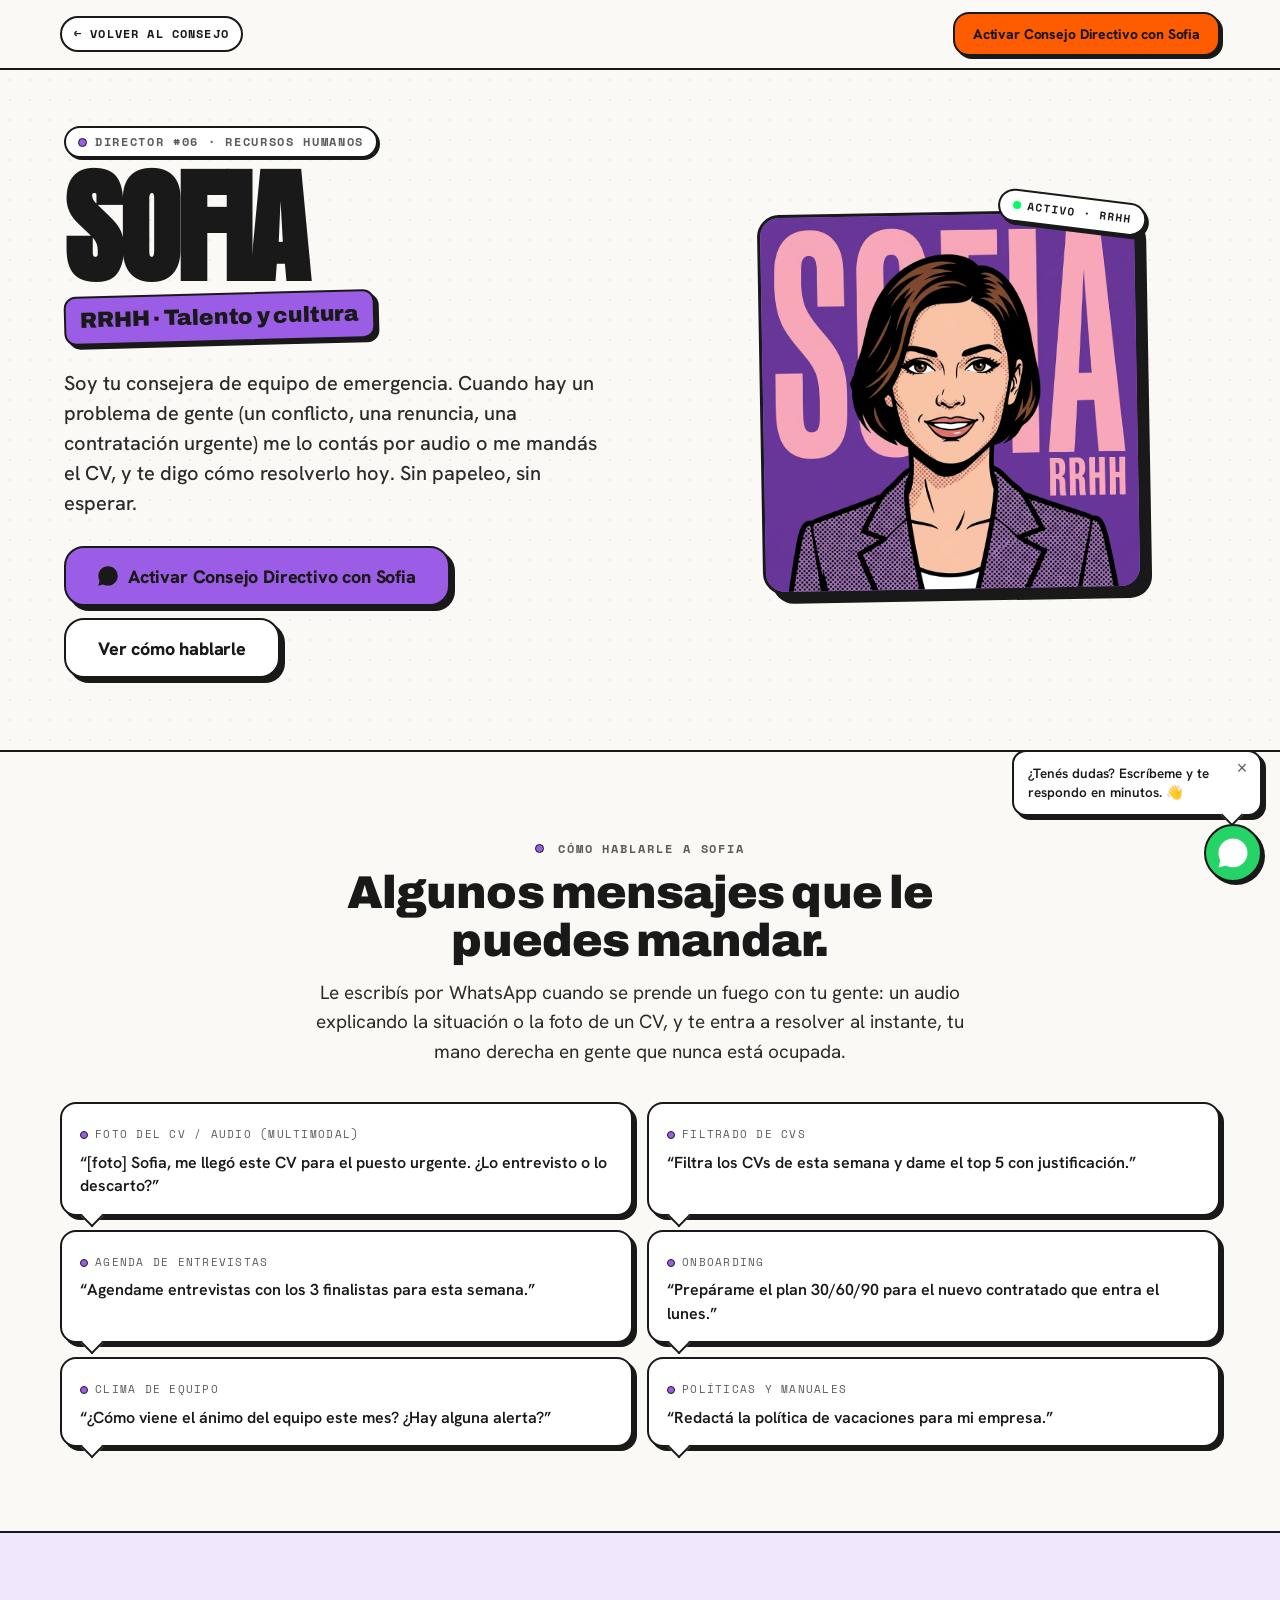
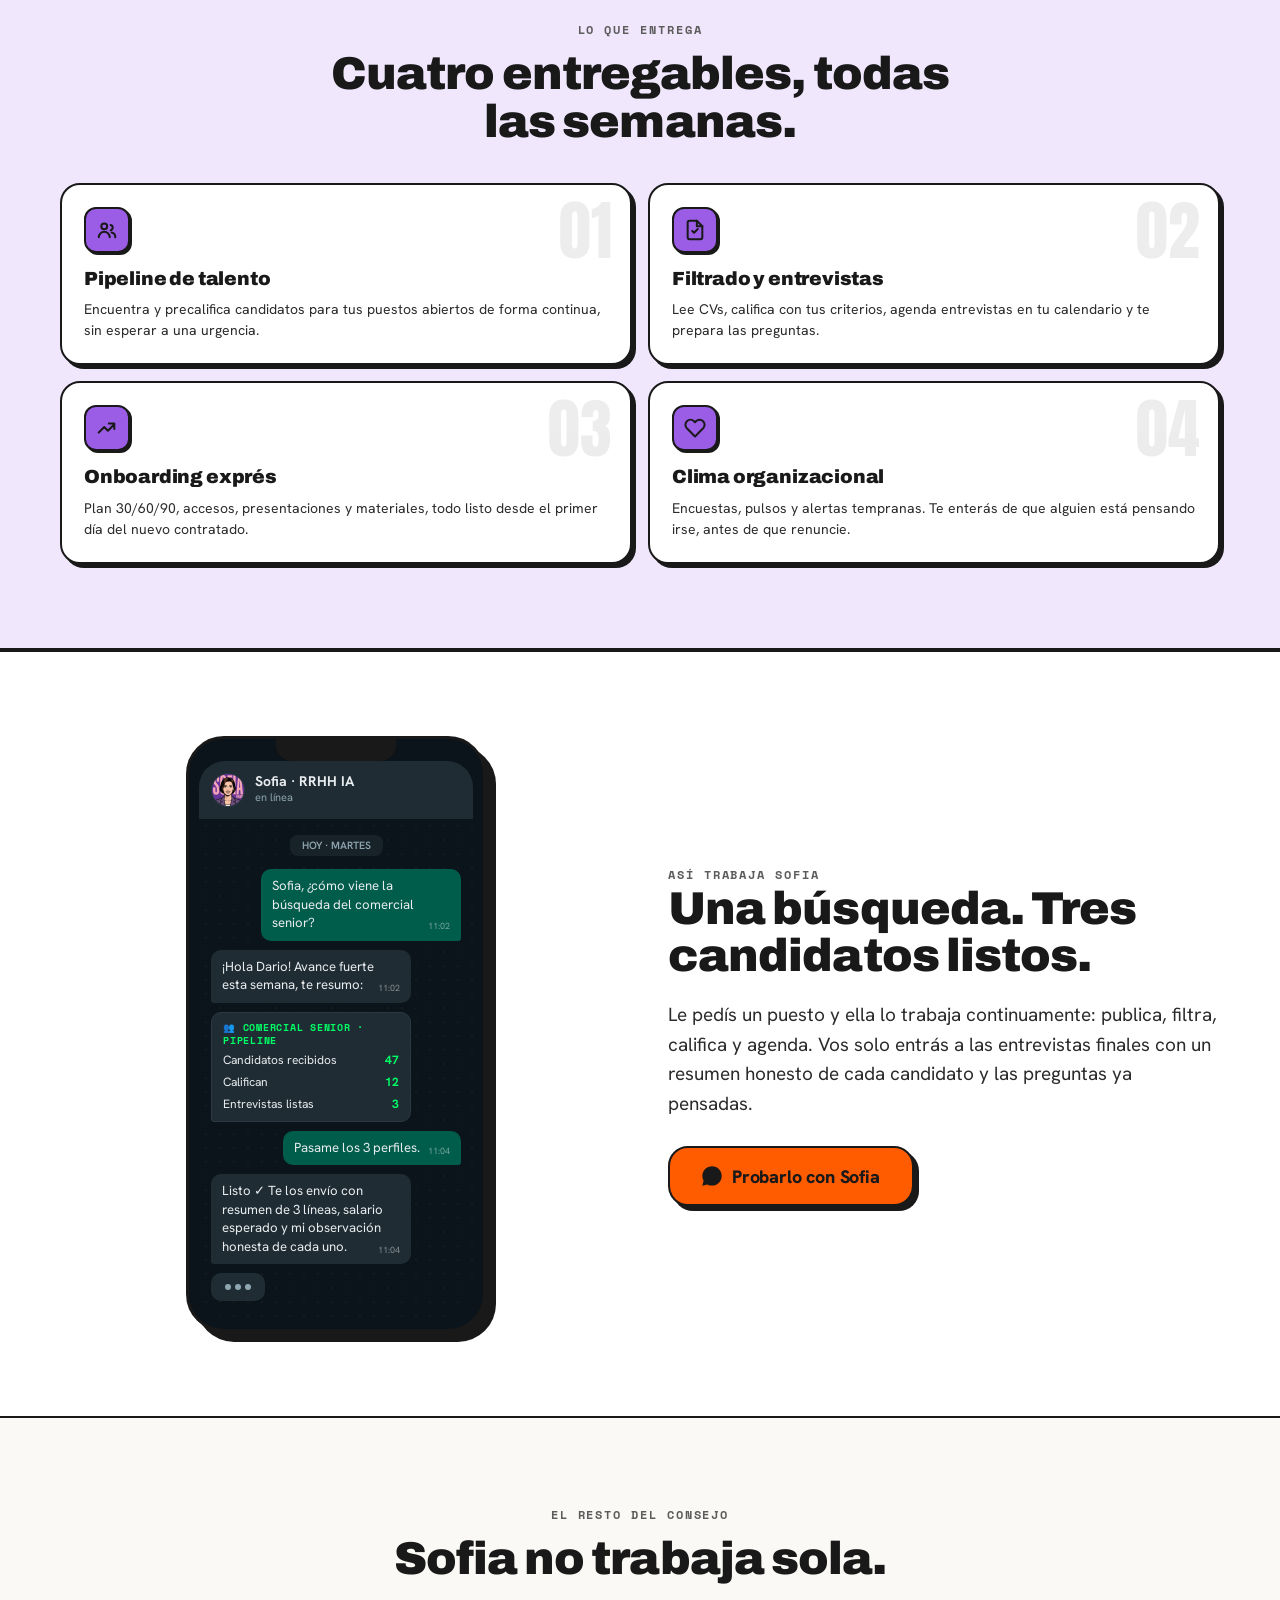
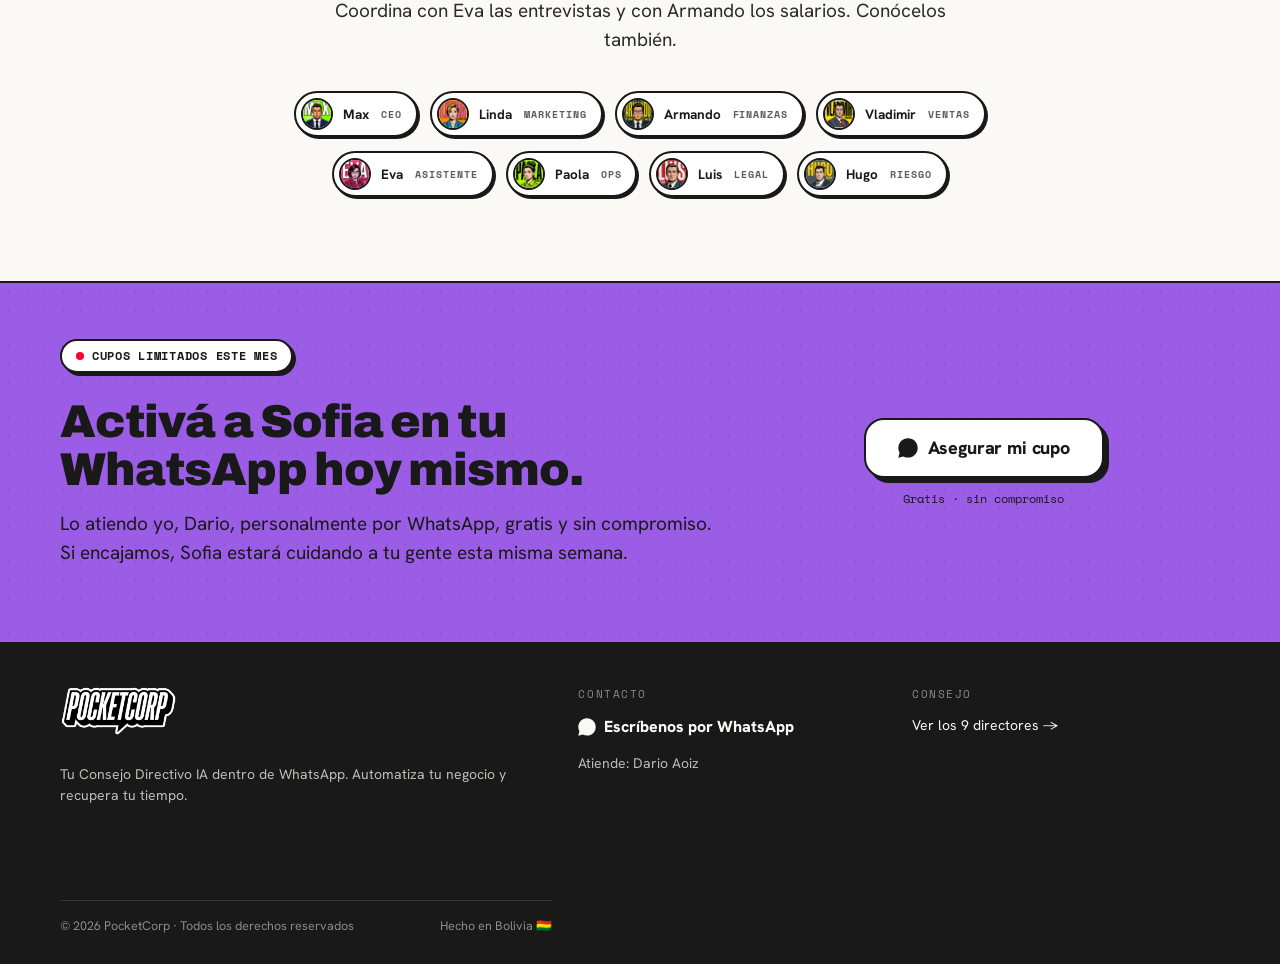
<file: directores/sofia.html>
<!DOCTYPE html>
<html lang="es">
<head>
<meta charset="UTF-8" />
<meta name="viewport" content="width=device-width, initial-scale=1" />
<title>Sofia, RRHH IA · PocketCorp</title>
<meta name="description" content="Sofia, tu directora de RRHH IA: pipeline de talento, filtrado y entrevistas, onboarding exprés y clima del equipo. Activa a Sofia dentro de tu WhatsApp." />
<link rel="stylesheet" href="../styles.css" />
<link rel="stylesheet" href="../landing.css" />
<link rel="stylesheet" href="director.css" />
<style>
  body.dir { --accent: var(--pop-purple); --accent-tint: var(--tint-purple); }
</style>
</head>
<body class="dir">

<!-- ============ MINI HEADER ============ -->
<header class="dir-header">
  <div class="wrap">
    <a class="dir-back" href="../index.html#directores">← Volver al Consejo</a>
    <a class="btn btn--sm cta-head" data-wa data-wa-loc="header">Activar Consejo Directivo con Sofia</a>
  </div>
</header>

<!-- ============ HERO ============ -->
<section class="dir-hero">
  <div class="wrap">
    <div>
      <span class="dir-eyebrow"><span class="swatch"></span> <span data-key="directores.sofia.eyebrow">Director #06 · Recursos Humanos</span></span>
      <h1 class="dir-name">Sofia</h1>
      <div><span class="dir-role" data-key="directores.sofia.role">RRHH · Talento y cultura</span></div>
      <p class="dir-tagline" data-key="directores.sofia.tagline">Soy tu consejera de equipo de emergencia. Cuando hay un problema de gente (un conflicto, una renuncia, una contratación urgente) me lo contás por audio o me mandás el CV, y te digo cómo resolverlo hoy. Sin papeleo, sin esperar.</p>
      <div class="dir-hero-cta">
        <a class="btn btn--lg" data-wa data-wa-loc="hero">
          <svg width="20" height="20" viewBox="0 0 32 32" fill="currentColor"><path d="M16 .5C7.4.5.5 7.4.5 16c0 2.8.7 5.4 2 7.7L.5 31.5l8-2.1c2.2 1.2 4.8 1.9 7.5 1.9 8.6 0 15.5-6.9 15.5-15.5S24.6.5 16 .5zm7.1 18.7c-.4-.2-2.3-1.1-2.6-1.3-.4-.1-.6-.2-.9.2-.3.4-1 1.3-1.2 1.5-.2.2-.4.3-.8.1-.4-.2-1.6-.6-3.1-1.9-1.1-1-1.9-2.3-2.1-2.7-.2-.4 0-.6.2-.8l.5-.7c.2-.2.2-.4.4-.7.1-.3 0-.5 0-.7-.1-.2-.9-2.1-1.2-2.9-.3-.8-.6-.7-.9-.7h-.7c-.2 0-.6.1-1 .5-.3.4-1.3 1.3-1.3 3.1s1.3 3.6 1.5 3.9c.2.3 2.6 4 6.3 5.6.9.4 1.6.6 2.1.8.9.3 1.7.2 2.3.1.7-.1 2.3-.9 2.6-1.8.3-.9.3-1.6.2-1.8-.1-.2-.3-.3-.7-.5z"/></svg>
          Activar Consejo Directivo con Sofia
        </a>
        <a class="btn btn--lg btn--white" href="#prompts">Ver cómo hablarle</a>
      </div>
    </div>
    <div class="dir-portrait">
      <div class="dir-portrait__frame">
        <img src="../assets/employees/sofia.jpeg" alt="Sofia, RRHH IA" />
      </div>
      <span class="dir-portrait__sticker"><span class="dot"></span> Activo · RRHH</span>
    </div>
  </div>
</section>

<!-- ============ PROMPTS ============ -->
<section class="dir-section" id="prompts">
  <div class="wrap">
    <div class="dir-section-head">
      <span class="eyebrow"><span style="display:inline-block;width:9px;height:9px;border-radius:50%;background:var(--accent);border:1.5px solid var(--ink);margin-right:6px;vertical-align:middle"></span> Cómo hablarle a Sofia</span>
      <h2 class="h2" style="margin-top:10px" data-key="directores.sofia.pillTitle">Algunos mensajes que le puedes mandar.</h2>
      <p class="lead" data-key="directores.sofia.pillSub">Le escribís por WhatsApp como a tu mano derecha en gente. Estos son los mensajes que más rápido bajan tu carga de gestión humana.</p>
    </div>
    <div class="prompts">
      <div class="prompt-card">
        <div class="meta"><span class="swatch"></span> Foto del CV / audio (multimodal)</div>
        <div class="msg">[foto] Sofia, me llegó este CV para el puesto urgente. ¿Lo entrevisto o lo descarto?</div>
        <span class="tail"></span>
      </div>
      <div class="prompt-card">
        <div class="meta"><span class="swatch"></span> Filtrado de CVs</div>
        <div class="msg">Filtra los CVs de esta semana y dame el top 5 con justificación.</div>
        <span class="tail"></span>
      </div>
      <div class="prompt-card">
        <div class="meta"><span class="swatch"></span> Agenda de entrevistas</div>
        <div class="msg">Agendame entrevistas con los 3 finalistas para esta semana.</div>
        <span class="tail"></span>
      </div>
      <div class="prompt-card">
        <div class="meta"><span class="swatch"></span> Onboarding</div>
        <div class="msg">Prepárame el plan 30/60/90 para el nuevo contratado que entra el lunes.</div>
        <span class="tail"></span>
      </div>
      <div class="prompt-card">
        <div class="meta"><span class="swatch"></span> Clima de equipo</div>
        <div class="msg">¿Cómo viene el ánimo del equipo este mes? ¿Hay alguna alerta?</div>
        <span class="tail"></span>
      </div>
      <div class="prompt-card">
        <div class="meta"><span class="swatch"></span> Políticas y manuales</div>
        <div class="msg">Redactá la política de vacaciones para mi empresa.</div>
        <span class="tail"></span>
      </div>
    </div>
  </div>
</section>

<!-- ============ DELIVERABLES ============ -->
<section class="dir-section dir-section--accent">
  <div class="wrap">
    <div class="dir-section-head">
      <span class="eyebrow">Lo que entrega</span>
      <h2 class="h2" style="margin-top:10px">Cuatro entregables, todas las semanas.</h2>
    </div>
    <div class="deliverables">
      <div class="deliv">
        <span class="deliv__num">01</span>
        <div class="deliv__icon"><svg width="22" height="22" viewBox="0 0 24 24" fill="none" stroke="var(--ink)" stroke-width="2.2" stroke-linecap="round" stroke-linejoin="round"><circle cx="9" cy="8" r="3.2"/><path d="M3 20a6 6 0 0112 0M16 6.5a3 3 0 010 5.8M21 20a5 5 0 00-4-5.2"/></svg></div>
        <h3 data-key="directores.sofia.deliv1Title">Pipeline de talento</h3>
        <p data-key="directores.sofia.deliv1Desc">Encuentra y precalifica candidatos para tus puestos abiertos de forma continua, sin esperar a una urgencia.</p>
      </div>
      <div class="deliv">
        <span class="deliv__num">02</span>
        <div class="deliv__icon"><svg width="22" height="22" viewBox="0 0 24 24" fill="none" stroke="var(--ink)" stroke-width="2.2" stroke-linecap="round" stroke-linejoin="round"><path d="M14 2H6a2 2 0 00-2 2v16a2 2 0 002 2h12a2 2 0 002-2V8z"/><path d="M14 2v6h6M9 13l2 2 4-4"/></svg></div>
        <h3 data-key="directores.sofia.deliv2Title">Filtrado y entrevistas</h3>
        <p data-key="directores.sofia.deliv2Desc">Lee CVs, califica con tus criterios, agenda entrevistas en tu calendario y te prepara las preguntas.</p>
      </div>
      <div class="deliv">
        <span class="deliv__num">03</span>
        <div class="deliv__icon"><svg width="22" height="22" viewBox="0 0 24 24" fill="none" stroke="var(--ink)" stroke-width="2.2" stroke-linecap="round" stroke-linejoin="round"><path d="M3 17l6-6 4 4 7-7M14 7h6v6"/></svg></div>
        <h3 data-key="directores.sofia.deliv3Title">Onboarding exprés</h3>
        <p data-key="directores.sofia.deliv3Desc">Plan 30/60/90, accesos, presentaciones y materiales, todo listo desde el primer día del nuevo contratado.</p>
      </div>
      <div class="deliv">
        <span class="deliv__num">04</span>
        <div class="deliv__icon"><svg width="22" height="22" viewBox="0 0 24 24" fill="none" stroke="var(--ink)" stroke-width="2.2" stroke-linecap="round" stroke-linejoin="round"><path d="M20.84 4.61a5.5 5.5 0 00-7.78 0L12 5.67l-1.06-1.06a5.5 5.5 0 00-7.78 7.78l1.06 1.06L12 21.23l7.78-7.78 1.06-1.06a5.5 5.5 0 000-7.78z"/></svg></div>
        <h3 data-key="directores.sofia.deliv4Title">Clima organizacional</h3>
        <p data-key="directores.sofia.deliv4Desc">Encuestas, pulsos y alertas tempranas. Te enterás de que alguien está pensando irse, antes de que renuncie.</p>
      </div>
    </div>
  </div>
</section>

<!-- ============ MINI CHAT ============ -->
<section class="dir-section dir-section--white">
  <div class="wrap">
    <div class="dir-chat-grid">
      <div class="phone" aria-hidden="true">
        <div class="phone__notch"></div>
        <div class="phone__screen">
          <div class="wa-top">
            <img src="../assets/employees/sofia.jpeg" alt="" />
            <div><div class="nm">Sofia · RRHH IA</div><div class="on">en línea</div></div>
          </div>
          <div class="wa-body">
            <div class="wa-day">HOY · MARTES</div>
            <div class="bubble me">Sofia, ¿cómo viene la búsqueda del comercial senior? <span class="t">11:02</span></div>
            <div class="bubble them">¡Hola Dario! Avance fuerte esta semana, te resumo:<span class="t">11:02</span></div>
            <div class="bubble them bubble--data">
              <div class="dh">👥 Comercial Senior · Pipeline</div>
              <div class="dr"><span>Candidatos recibidos</span> <b>47</b></div>
              <div class="dr"><span>Califican</span> <b>12</b></div>
              <div class="dr"><span>Entrevistas listas</span> <b>3</b></div>
            </div>
            <div class="bubble me">Pasame los 3 perfiles. <span class="t">11:04</span></div>
            <div class="bubble them">Listo ✓ Te los envío con resumen de 3 líneas, salario esperado y mi observación honesta de cada uno.<span class="t">11:04</span></div>
            <div class="typing"><i></i><i></i><i></i></div>
          </div>
        </div>
      </div>
      <div class="dir-chat-copy">
        <span class="eyebrow">Así trabaja Sofia</span>
        <h2 class="h2" data-key="directores.sofia.chatTitle">Una búsqueda. Tres candidatos listos.</h2>
        <p class="lead" data-key="directores.sofia.chatSub">Le pedís un puesto y ella lo trabaja continuamente: publica, filtra, califica y agenda. Vos solo entrás a las entrevistas finales con un resumen honesto de cada candidato y las preguntas ya pensadas.</p>
        <div style="margin-top:28px">
          <a class="btn btn--lg" data-wa data-wa-loc="medio">
            <svg width="20" height="20" viewBox="0 0 32 32" fill="currentColor"><path d="M16 .5C7.4.5.5 7.4.5 16c0 2.8.7 5.4 2 7.7L.5 31.5l8-2.1c2.2 1.2 4.8 1.9 7.5 1.9 8.6 0 15.5-6.9 15.5-15.5S24.6.5 16 .5zm7.1 18.7c-.4-.2-2.3-1.1-2.6-1.3-.4-.1-.6-.2-.9.2-.3.4-1 1.3-1.2 1.5-.2.2-.4.3-.8.1-.4-.2-1.6-.6-3.1-1.9-1.1-1-1.9-2.3-2.1-2.7-.2-.4 0-.6.2-.8l.5-.7c.2-.2.2-.4.4-.7.1-.3 0-.5 0-.7-.1-.2-.9-2.1-1.2-2.9-.3-.8-.6-.7-.9-.7h-.7c-.2 0-.6.1-1 .5-.3.4-1.3 1.3-1.3 3.1s1.3 3.6 1.5 3.9c.2.3 2.6 4 6.3 5.6.9.4 1.6.6 2.1.8.9.3 1.7.2 2.3.1.7-.1 2.3-.9 2.6-1.8.3-.9.3-1.6.2-1.8-.1-.2-.3-.3-.7-.5z"/></svg>
            Probarlo con Sofia
          </a>
        </div>
      </div>
    </div>
  </div>
</section>

<!-- ============ OTHER DIRECTORS ============ -->
<section class="dir-section">
  <div class="wrap">
    <div class="dir-section-head">
      <span class="eyebrow">El resto del Consejo</span>
      <h2 class="h2" style="margin-top:10px">Sofia no trabaja sola.</h2>
      <p class="lead">Coordina con Eva las entrevistas y con Armando los salarios. Conócelos también.</p>
    </div>
    <div class="other-dirs">
      <a class="other-dir" href="max.html"><img src="../assets/employees/max.jpeg" alt=""/>Max <span class="role">CEO</span></a>
      <a class="other-dir" href="linda.html"><img src="../assets/employees/linda.jpeg" alt=""/>Linda <span class="role">Marketing</span></a>
      <a class="other-dir" href="armando.html"><img src="../assets/employees/armando.jpeg" alt=""/>Armando <span class="role">Finanzas</span></a>
      <a class="other-dir" href="vladimir.html"><img src="../assets/employees/vladimir.jpeg" alt=""/>Vladimir <span class="role">Ventas</span></a>
      <a class="other-dir" href="eva.html"><img src="../assets/employees/eva.jpeg" alt=""/>Eva <span class="role">Asistente</span></a>
      <a class="other-dir" href="paola.html"><img src="../assets/employees/paola.jpeg" alt=""/>Paola <span class="role">Ops</span></a>
      <a class="other-dir" href="luis.html"><img src="../assets/employees/luis.jpeg" alt=""/>Luis <span class="role">Legal</span></a>
      <a class="other-dir" href="hugo.html"><img src="../assets/employees/hugo.jpeg" alt=""/>Hugo <span class="role">Riesgo</span></a>
    </div>
  </div>
</section>

<!-- ============ CLOSER ============ -->
<section class="dir-closer">
  <div class="wrap">
    <div>
      <span class="scarcity-pill" style="background:var(--white)"><span class="dot"></span> Cupos limitados este mes</span>
      <h2 class="h2 display" style="text-transform:none;margin-top:10px">Activá a Sofia en tu WhatsApp hoy mismo.</h2>
      <p class="lead" style="margin-top:14px" data-key="directores.sofia.closerSub">Lo atiendo yo, Dario, personalmente por WhatsApp, gratis y sin compromiso. Si encajamos, Sofia estará cuidando a tu gente esta misma semana.</p>
    </div>
    <div style="display:flex;flex-direction:column;gap:12px;align-items:center">
      <a class="btn btn--lg btn--white" data-wa data-wa-loc="cierre">
        <svg width="20" height="20" viewBox="0 0 32 32" fill="currentColor"><path d="M16 .5C7.4.5.5 7.4.5 16c0 2.8.7 5.4 2 7.7L.5 31.5l8-2.1c2.2 1.2 4.8 1.9 7.5 1.9 8.6 0 15.5-6.9 15.5-15.5S24.6.5 16 .5zm7.1 18.7c-.4-.2-2.3-1.1-2.6-1.3-.4-.1-.6-.2-.9.2-.3.4-1 1.3-1.2 1.5-.2.2-.4.3-.8.1-.4-.2-1.6-.6-3.1-1.9-1.1-1-1.9-2.3-2.1-2.7-.2-.4 0-.6.2-.8l.5-.7c.2-.2.2-.4.4-.7.1-.3 0-.5 0-.7-.1-.2-.9-2.1-1.2-2.9-.3-.8-.6-.7-.9-.7h-.7c-.2 0-.6.1-1 .5-.3.4-1.3 1.3-1.3 3.1s1.3 3.6 1.5 3.9c.2.3 2.6 4 6.3 5.6.9.4 1.6.6 2.1.8.9.3 1.7.2 2.3.1.7-.1 2.3-.9 2.6-1.8.3-.9.3-1.6.2-1.8-.1-.2-.3-.3-.7-.5z"/></svg>
        Asegurar mi cupo
      </a>
      <span style="font-family:var(--font-mono);font-size:12px;color:var(--ink)">Gratis · sin compromiso</span>
    </div>
  </div>
</section>

<!-- ============ FOOTER (mini) ============ -->
<footer class="site-footer">
  <div class="wrap">
    <div>
      <div class="logo-slot" style="margin-bottom:14px">
        <img src="../assets/brand/logo-wordmark-outline.png" alt="PocketCorp" class="brand-logo brand-logo--footer" />
      </div>
      <p>Tu Consejo Directivo IA dentro de WhatsApp. Automatiza tu negocio y recupera tu tiempo.</p>
    </div>
    <div>
      <div style="font-family:var(--font-mono);font-size:11px;letter-spacing:.14em;text-transform:uppercase;color:#8A8A86;margin-bottom:12px">Contacto</div>
      <div class="foot-cta">
        <a data-wa data-wa-loc="footer"><svg width="18" height="18" viewBox="0 0 32 32" fill="currentColor"><path d="M16 .5C7.4.5.5 7.4.5 16c0 2.8.7 5.4 2 7.7L.5 31.5l8-2.1c2.2 1.2 4.8 1.9 7.5 1.9 8.6 0 15.5-6.9 15.5-15.5S24.6.5 16 .5zm7.1 18.7c-.4-.2-2.3-1.1-2.6-1.3-.4-.1-.6-.2-.9.2-.3.4-1 1.3-1.2 1.5-.2.2-.4.3-.8.1-.4-.2-1.6-.6-3.1-1.9-1.1-1-1.9-2.3-2.1-2.7-.2-.4 0-.6.2-.8l.5-.7c.2-.2.2-.4.4-.7.1-.3 0-.5 0-.7-.1-.2-.9-2.1-1.2-2.9-.3-.8-.6-.7-.9-.7h-.7c-.2 0-.6.1-1 .5-.3.4-1.3 1.3-1.3 3.1s1.3 3.6 1.5 3.9c.2.3 2.6 4 6.3 5.6.9.4 1.6.6 2.1.8.9.3 1.7.2 2.3.1.7-.1 2.3-.9 2.6-1.8.3-.9.3-1.6.2-1.8-.1-.2-.3-.3-.7-.5z"/></svg> Escríbenos por WhatsApp</a>
      </div>
      <p style="margin-top:10px">Atiende: Dario Aoiz</p>
    </div>
    <div>
      <div style="font-family:var(--font-mono);font-size:11px;letter-spacing:.14em;text-transform:uppercase;color:#8A8A86;margin-bottom:12px">Consejo</div>
      <p style="margin:0"><a href="../index.html#directores" style="color:var(--cream)">Ver los 9 directores →</a></p>
    </div>
  </div>
  <div class="wrap"><div class="foot-legal"><span>© 2026 PocketCorp · Todos los derechos reservados</span><span>Hecho en Bolivia 🇧🇴</span></div></div>
</footer>

<!-- Floating WhatsApp -->
<a class="wa-float" data-wa data-wa-loc="boton_flotante" aria-label="Hablar por WhatsApp">
  <svg viewBox="0 0 32 32" fill="#fff"><path d="M16 .5C7.4.5.5 7.4.5 16c0 2.8.7 5.4 2 7.7L.5 31.5l8-2.1c2.2 1.2 4.8 1.9 7.5 1.9 8.6 0 15.5-6.9 15.5-15.5S24.6.5 16 .5zm7.1 18.7c-.4-.2-2.3-1.1-2.6-1.3-.4-.1-.6-.2-.9.2-.3.4-1 1.3-1.2 1.5-.2.2-.4.3-.8.1-.4-.2-1.6-.6-3.1-1.9-1.1-1-1.9-2.3-2.1-2.7-.2-.4 0-.6.2-.8l.5-.7c.2-.2.2-.4.4-.7.1-.3 0-.5 0-.7-.1-.2-.9-2.1-1.2-2.9-.3-.8-.6-.7-.9-.7h-.7c-.2 0-.6.1-1 .5-.3.4-1.3 1.3-1.3 3.1s1.3 3.6 1.5 3.9c.2.3 2.6 4 6.3 5.6.9.4 1.6.6 2.1.8.9.3 1.7.2 2.3.1.7-.1 2.3-.9 2.6-1.8.3-.9.3-1.6.2-1.8-.1-.2-.3-.3-.7-.5z"/></svg>
</a>

<script src="../content.js" data-base=".."></script>
<script src="../main.js"></script>
</body>
</html>
</file>
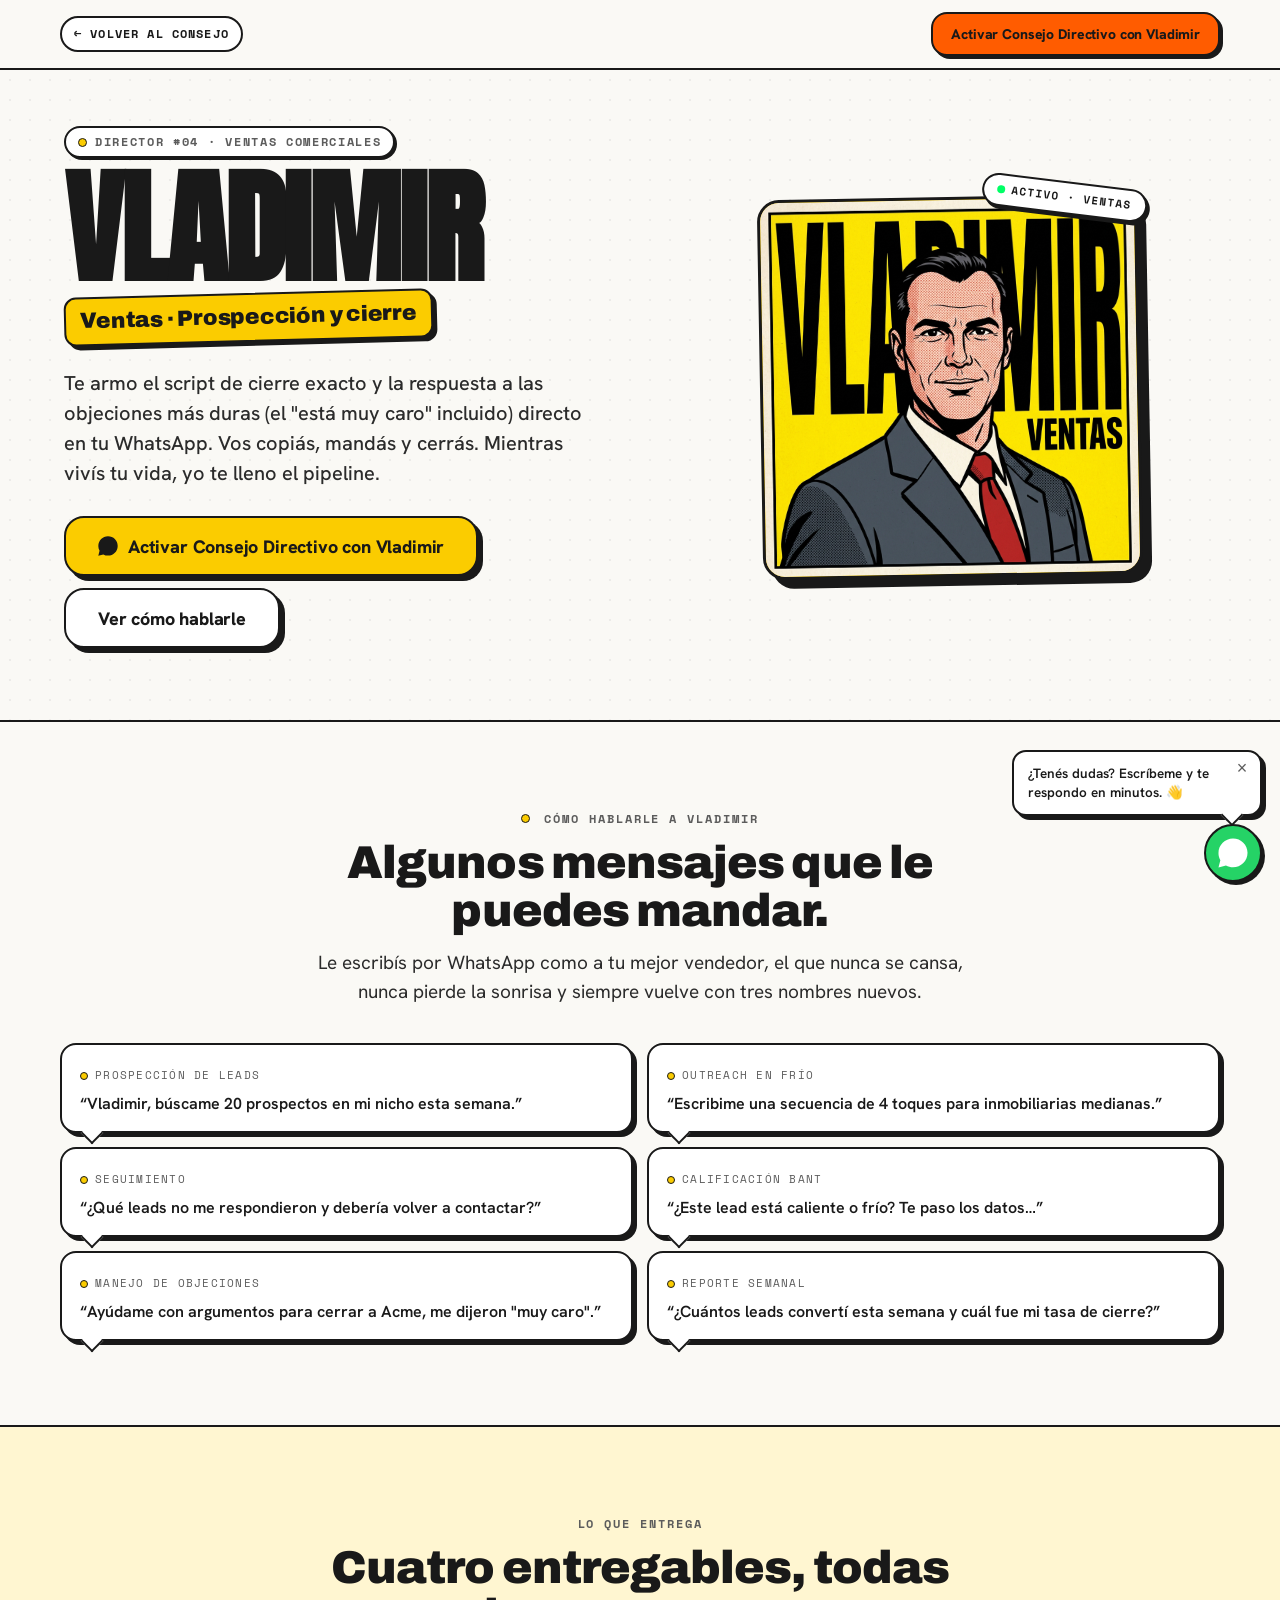
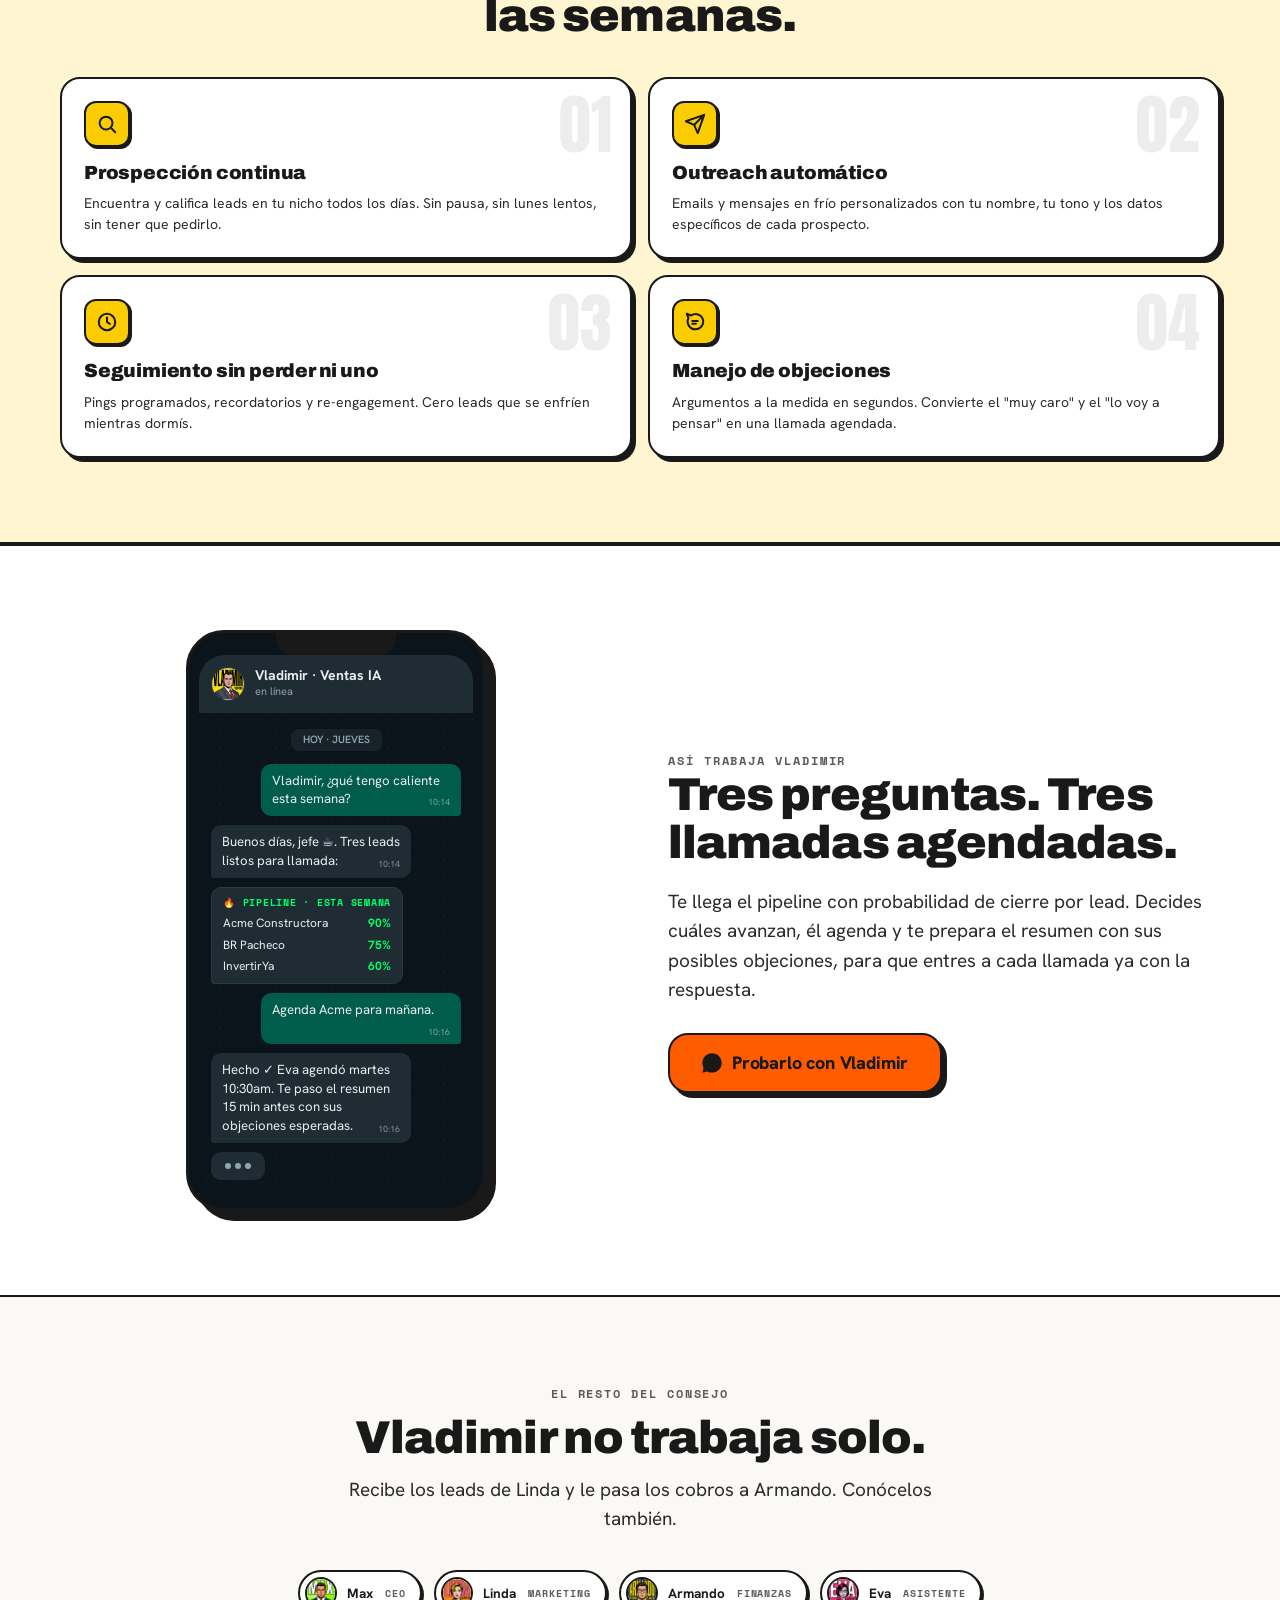
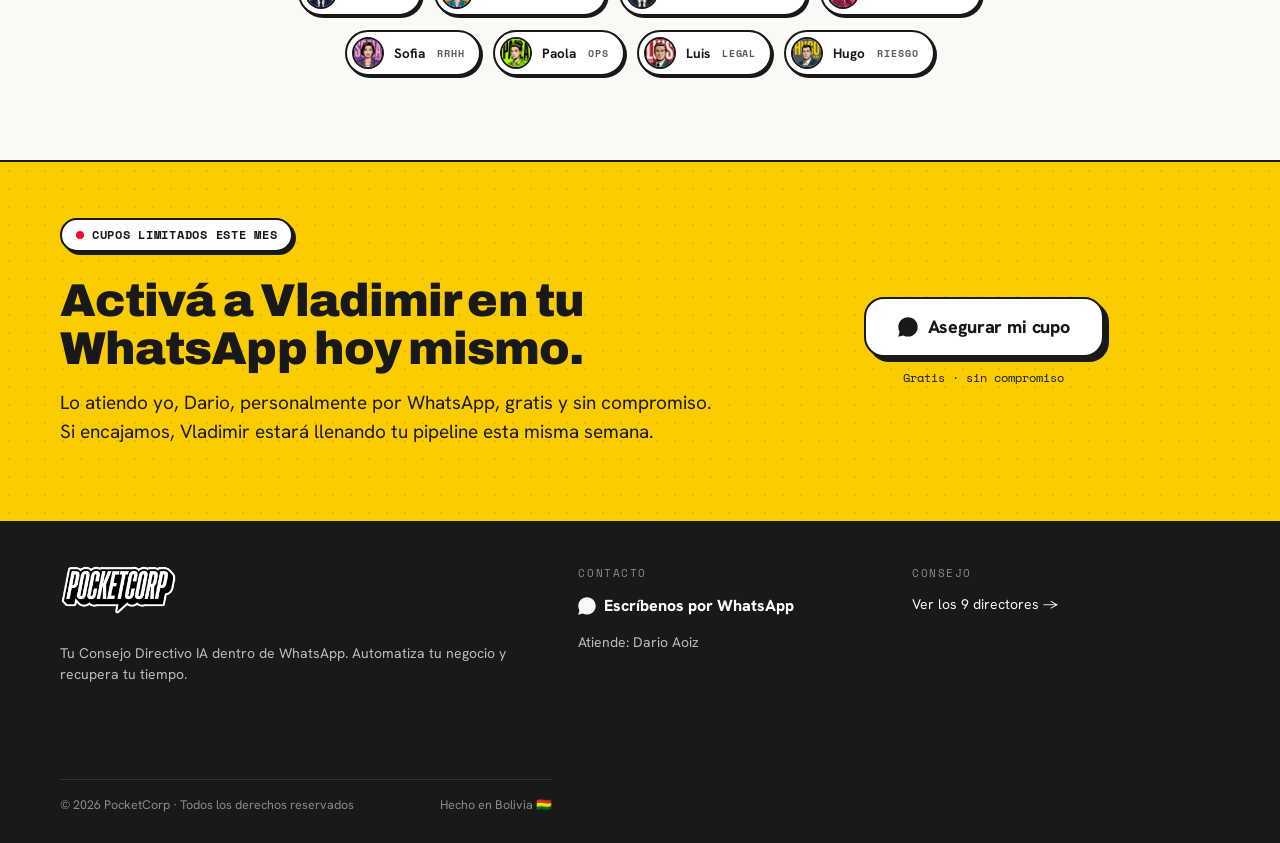
<file: directores/vladimir.html>
<!DOCTYPE html>
<html lang="es">
<head>
<meta charset="UTF-8" />
<meta name="viewport" content="width=device-width, initial-scale=1" />
<title>Vladimir, Ventas IA · PocketCorp</title>
<meta name="description" content="Vladimir, tu director de Ventas IA: prospección continua, outreach personalizado y cierre con argumentos a la medida. Activa a Vladimir dentro de tu WhatsApp." />
<link rel="stylesheet" href="../styles.css" />
<link rel="stylesheet" href="../landing.css" />
<link rel="stylesheet" href="director.css" />
<style>
  body.dir { --accent: var(--pop-yellow); --accent-tint: var(--tint-yellow); }
</style>
</head>
<body class="dir">

<!-- ============ MINI HEADER ============ -->
<header class="dir-header">
  <div class="wrap">
    <a class="dir-back" href="../index.html#directores">← Volver al Consejo</a>
    <a class="btn btn--sm cta-head" data-wa data-wa-loc="header">Activar Consejo Directivo con Vladimir</a>
  </div>
</header>

<!-- ============ HERO ============ -->
<section class="dir-hero">
  <div class="wrap">
    <div>
      <span class="dir-eyebrow"><span class="swatch"></span> <span data-key="directores.vladimir.eyebrow">Director #04 · Ventas Comerciales</span></span>
      <h1 class="dir-name">Vladimir</h1>
      <div><span class="dir-role" data-key="directores.vladimir.role">Ventas · Prospección y cierre</span></div>
      <p class="dir-tagline" data-key="directores.vladimir.tagline">Te armo el script de cierre exacto y la respuesta a las objeciones más duras (el "está muy caro" incluido) directo en tu WhatsApp. Vos copiás, mandás y cerrás. Mientras vivís tu vida, yo te lleno el pipeline.</p>
      <div class="dir-hero-cta">
        <a class="btn btn--lg" data-wa data-wa-loc="hero">
          <svg width="20" height="20" viewBox="0 0 32 32" fill="currentColor"><path d="M16 .5C7.4.5.5 7.4.5 16c0 2.8.7 5.4 2 7.7L.5 31.5l8-2.1c2.2 1.2 4.8 1.9 7.5 1.9 8.6 0 15.5-6.9 15.5-15.5S24.6.5 16 .5zm7.1 18.7c-.4-.2-2.3-1.1-2.6-1.3-.4-.1-.6-.2-.9.2-.3.4-1 1.3-1.2 1.5-.2.2-.4.3-.8.1-.4-.2-1.6-.6-3.1-1.9-1.1-1-1.9-2.3-2.1-2.7-.2-.4 0-.6.2-.8l.5-.7c.2-.2.2-.4.4-.7.1-.3 0-.5 0-.7-.1-.2-.9-2.1-1.2-2.9-.3-.8-.6-.7-.9-.7h-.7c-.2 0-.6.1-1 .5-.3.4-1.3 1.3-1.3 3.1s1.3 3.6 1.5 3.9c.2.3 2.6 4 6.3 5.6.9.4 1.6.6 2.1.8.9.3 1.7.2 2.3.1.7-.1 2.3-.9 2.6-1.8.3-.9.3-1.6.2-1.8-.1-.2-.3-.3-.7-.5z"/></svg>
          Activar Consejo Directivo con Vladimir
        </a>
        <a class="btn btn--lg btn--white" href="#prompts">Ver cómo hablarle</a>
      </div>
    </div>
    <div class="dir-portrait">
      <div class="dir-portrait__frame">
        <img src="../assets/employees/vladimir.jpeg" alt="Vladimir, Ventas IA" />
      </div>
      <span class="dir-portrait__sticker"><span class="dot"></span> Activo · Ventas</span>
    </div>
  </div>
</section>

<!-- ============ PROMPTS ============ -->
<section class="dir-section" id="prompts">
  <div class="wrap">
    <div class="dir-section-head">
      <span class="eyebrow"><span style="display:inline-block;width:9px;height:9px;border-radius:50%;background:var(--accent);border:1.5px solid var(--ink);margin-right:6px;vertical-align:middle"></span> Cómo hablarle a Vladimir</span>
      <h2 class="h2" style="margin-top:10px" data-key="directores.vladimir.pillTitle">Algunos mensajes que le puedes mandar.</h2>
      <p class="lead" data-key="directores.vladimir.pillSub">Le escribís por WhatsApp como a tu mejor vendedor, el que nunca se cansa, nunca pierde la sonrisa y siempre vuelve con tres nombres nuevos.</p>
    </div>
    <div class="prompts">
      <div class="prompt-card">
        <div class="meta"><span class="swatch"></span> Prospección de leads</div>
        <div class="msg">Vladimir, búscame 20 prospectos en mi nicho esta semana.</div>
        <span class="tail"></span>
      </div>
      <div class="prompt-card">
        <div class="meta"><span class="swatch"></span> Outreach en frío</div>
        <div class="msg">Escribime una secuencia de 4 toques para inmobiliarias medianas.</div>
        <span class="tail"></span>
      </div>
      <div class="prompt-card">
        <div class="meta"><span class="swatch"></span> Seguimiento</div>
        <div class="msg">¿Qué leads no me respondieron y debería volver a contactar?</div>
        <span class="tail"></span>
      </div>
      <div class="prompt-card">
        <div class="meta"><span class="swatch"></span> Calificación BANT</div>
        <div class="msg">¿Este lead está caliente o frío? Te paso los datos…</div>
        <span class="tail"></span>
      </div>
      <div class="prompt-card">
        <div class="meta"><span class="swatch"></span> Manejo de objeciones</div>
        <div class="msg">Ayúdame con argumentos para cerrar a Acme, me dijeron "muy caro".</div>
        <span class="tail"></span>
      </div>
      <div class="prompt-card">
        <div class="meta"><span class="swatch"></span> Reporte semanal</div>
        <div class="msg">¿Cuántos leads convertí esta semana y cuál fue mi tasa de cierre?</div>
        <span class="tail"></span>
      </div>
    </div>
  </div>
</section>

<!-- ============ DELIVERABLES ============ -->
<section class="dir-section dir-section--accent">
  <div class="wrap">
    <div class="dir-section-head">
      <span class="eyebrow">Lo que entrega</span>
      <h2 class="h2" style="margin-top:10px">Cuatro entregables, todas las semanas.</h2>
    </div>
    <div class="deliverables">
      <div class="deliv">
        <span class="deliv__num">01</span>
        <div class="deliv__icon"><svg width="22" height="22" viewBox="0 0 24 24" fill="none" stroke="var(--ink)" stroke-width="2.2" stroke-linecap="round" stroke-linejoin="round"><circle cx="11" cy="11" r="7"/><path d="M21 21l-4-4"/></svg></div>
        <h3 data-key="directores.vladimir.deliv1Title">Prospección continua</h3>
        <p data-key="directores.vladimir.deliv1Desc">Encuentra y califica leads en tu nicho todos los días. Sin pausa, sin lunes lentos, sin tener que pedirlo.</p>
      </div>
      <div class="deliv">
        <span class="deliv__num">02</span>
        <div class="deliv__icon"><svg width="22" height="22" viewBox="0 0 24 24" fill="none" stroke="var(--ink)" stroke-width="2.2" stroke-linecap="round" stroke-linejoin="round"><path d="M22 2L11 13M22 2l-7 20-4-9-9-4z"/></svg></div>
        <h3 data-key="directores.vladimir.deliv2Title">Outreach automático</h3>
        <p data-key="directores.vladimir.deliv2Desc">Emails y mensajes en frío personalizados con tu nombre, tu tono y los datos específicos de cada prospecto.</p>
      </div>
      <div class="deliv">
        <span class="deliv__num">03</span>
        <div class="deliv__icon"><svg width="22" height="22" viewBox="0 0 24 24" fill="none" stroke="var(--ink)" stroke-width="2.2" stroke-linecap="round" stroke-linejoin="round"><path d="M3 12a9 9 0 1018 0 9 9 0 00-18 0z"/><path d="M12 7v5l3 2"/></svg></div>
        <h3 data-key="directores.vladimir.deliv3Title">Seguimiento sin perder ni uno</h3>
        <p data-key="directores.vladimir.deliv3Desc">Pings programados, recordatorios y re-engagement. Cero leads que se enfríen mientras dormís.</p>
      </div>
      <div class="deliv">
        <span class="deliv__num">04</span>
        <div class="deliv__icon"><svg width="22" height="22" viewBox="0 0 24 24" fill="none" stroke="var(--ink)" stroke-width="2.2" stroke-linecap="round" stroke-linejoin="round"><path d="M21 11.5A8.4 8.4 0 0112.5 20a8.5 8.5 0 01-7.6-12.3L3 3l4.7 1.9A8.5 8.5 0 0121 11.5z"/><path d="M9 11h6M9 14h4"/></svg></div>
        <h3 data-key="directores.vladimir.deliv4Title">Manejo de objeciones</h3>
        <p data-key="directores.vladimir.deliv4Desc">Argumentos a la medida en segundos. Convierte el "muy caro" y el "lo voy a pensar" en una llamada agendada.</p>
      </div>
    </div>
  </div>
</section>

<!-- ============ MINI CHAT ============ -->
<section class="dir-section dir-section--white">
  <div class="wrap">
    <div class="dir-chat-grid">
      <div class="phone" aria-hidden="true">
        <div class="phone__notch"></div>
        <div class="phone__screen">
          <div class="wa-top">
            <img src="../assets/employees/vladimir.jpeg" alt="" />
            <div><div class="nm">Vladimir · Ventas IA</div><div class="on">en línea</div></div>
          </div>
          <div class="wa-body">
            <div class="wa-day">HOY · JUEVES</div>
            <div class="bubble me">Vladimir, ¿qué tengo caliente esta semana? <span class="t">10:14</span></div>
            <div class="bubble them">Buenos días, jefe ☕. Tres leads listos para llamada:<span class="t">10:14</span></div>
            <div class="bubble them bubble--data">
              <div class="dh">🔥 Pipeline · esta semana</div>
              <div class="dr"><span>Acme Constructora</span> <b>90%</b></div>
              <div class="dr"><span>BR Pacheco</span> <b>75%</b></div>
              <div class="dr"><span>InvertirYa</span> <b>60%</b></div>
            </div>
            <div class="bubble me">Agenda Acme para mañana. <span class="t">10:16</span></div>
            <div class="bubble them">Hecho ✓ Eva agendó martes 10:30am. Te paso el resumen 15 min antes con sus objeciones esperadas.<span class="t">10:16</span></div>
            <div class="typing"><i></i><i></i><i></i></div>
          </div>
        </div>
      </div>
      <div class="dir-chat-copy">
        <span class="eyebrow">Así trabaja Vladimir</span>
        <h2 class="h2" data-key="directores.vladimir.chatTitle">Tres preguntas. Tres llamadas agendadas.</h2>
        <p class="lead" data-key="directores.vladimir.chatSub">Te llega el pipeline con probabilidad de cierre por lead. Decides cuáles avanzan, él agenda y te prepara el resumen con sus posibles objeciones, para que entres a cada llamada ya con la respuesta.</p>
        <div style="margin-top:28px">
          <a class="btn btn--lg" data-wa data-wa-loc="medio">
            <svg width="20" height="20" viewBox="0 0 32 32" fill="currentColor"><path d="M16 .5C7.4.5.5 7.4.5 16c0 2.8.7 5.4 2 7.7L.5 31.5l8-2.1c2.2 1.2 4.8 1.9 7.5 1.9 8.6 0 15.5-6.9 15.5-15.5S24.6.5 16 .5zm7.1 18.7c-.4-.2-2.3-1.1-2.6-1.3-.4-.1-.6-.2-.9.2-.3.4-1 1.3-1.2 1.5-.2.2-.4.3-.8.1-.4-.2-1.6-.6-3.1-1.9-1.1-1-1.9-2.3-2.1-2.7-.2-.4 0-.6.2-.8l.5-.7c.2-.2.2-.4.4-.7.1-.3 0-.5 0-.7-.1-.2-.9-2.1-1.2-2.9-.3-.8-.6-.7-.9-.7h-.7c-.2 0-.6.1-1 .5-.3.4-1.3 1.3-1.3 3.1s1.3 3.6 1.5 3.9c.2.3 2.6 4 6.3 5.6.9.4 1.6.6 2.1.8.9.3 1.7.2 2.3.1.7-.1 2.3-.9 2.6-1.8.3-.9.3-1.6.2-1.8-.1-.2-.3-.3-.7-.5z"/></svg>
            Probarlo con Vladimir
          </a>
        </div>
      </div>
    </div>
  </div>
</section>

<!-- ============ OTHER DIRECTORS ============ -->
<section class="dir-section">
  <div class="wrap">
    <div class="dir-section-head">
      <span class="eyebrow">El resto del Consejo</span>
      <h2 class="h2" style="margin-top:10px">Vladimir no trabaja solo.</h2>
      <p class="lead">Recibe los leads de Linda y le pasa los cobros a Armando. Conócelos también.</p>
    </div>
    <div class="other-dirs">
      <a class="other-dir" href="max.html"><img src="../assets/employees/max.jpeg" alt=""/>Max <span class="role">CEO</span></a>
      <a class="other-dir" href="linda.html"><img src="../assets/employees/linda.jpeg" alt=""/>Linda <span class="role">Marketing</span></a>
      <a class="other-dir" href="armando.html"><img src="../assets/employees/armando.jpeg" alt=""/>Armando <span class="role">Finanzas</span></a>
      <a class="other-dir" href="eva.html"><img src="../assets/employees/eva.jpeg" alt=""/>Eva <span class="role">Asistente</span></a>
      <a class="other-dir" href="sofia.html"><img src="../assets/employees/sofia.jpeg" alt=""/>Sofia <span class="role">RRHH</span></a>
      <a class="other-dir" href="paola.html"><img src="../assets/employees/paola.jpeg" alt=""/>Paola <span class="role">Ops</span></a>
      <a class="other-dir" href="luis.html"><img src="../assets/employees/luis.jpeg" alt=""/>Luis <span class="role">Legal</span></a>
      <a class="other-dir" href="hugo.html"><img src="../assets/employees/hugo.jpeg" alt=""/>Hugo <span class="role">Riesgo</span></a>
    </div>
  </div>
</section>

<!-- ============ CLOSER ============ -->
<section class="dir-closer">
  <div class="wrap">
    <div>
      <span class="scarcity-pill" style="background:var(--white)"><span class="dot"></span> Cupos limitados este mes</span>
      <h2 class="h2 display" style="text-transform:none;margin-top:10px">Activá a Vladimir en tu WhatsApp hoy mismo.</h2>
      <p class="lead" style="margin-top:14px" data-key="directores.vladimir.closerSub">Lo atiendo yo, Dario, personalmente por WhatsApp, gratis y sin compromiso. Si encajamos, Vladimir estará llenando tu pipeline esta misma semana.</p>
    </div>
    <div style="display:flex;flex-direction:column;gap:12px;align-items:center">
      <a class="btn btn--lg btn--white" data-wa data-wa-loc="cierre">
        <svg width="20" height="20" viewBox="0 0 32 32" fill="currentColor"><path d="M16 .5C7.4.5.5 7.4.5 16c0 2.8.7 5.4 2 7.7L.5 31.5l8-2.1c2.2 1.2 4.8 1.9 7.5 1.9 8.6 0 15.5-6.9 15.5-15.5S24.6.5 16 .5zm7.1 18.7c-.4-.2-2.3-1.1-2.6-1.3-.4-.1-.6-.2-.9.2-.3.4-1 1.3-1.2 1.5-.2.2-.4.3-.8.1-.4-.2-1.6-.6-3.1-1.9-1.1-1-1.9-2.3-2.1-2.7-.2-.4 0-.6.2-.8l.5-.7c.2-.2.2-.4.4-.7.1-.3 0-.5 0-.7-.1-.2-.9-2.1-1.2-2.9-.3-.8-.6-.7-.9-.7h-.7c-.2 0-.6.1-1 .5-.3.4-1.3 1.3-1.3 3.1s1.3 3.6 1.5 3.9c.2.3 2.6 4 6.3 5.6.9.4 1.6.6 2.1.8.9.3 1.7.2 2.3.1.7-.1 2.3-.9 2.6-1.8.3-.9.3-1.6.2-1.8-.1-.2-.3-.3-.7-.5z"/></svg>
        Asegurar mi cupo
      </a>
      <span style="font-family:var(--font-mono);font-size:12px;color:var(--ink)">Gratis · sin compromiso</span>
    </div>
  </div>
</section>

<!-- ============ FOOTER (mini) ============ -->
<footer class="site-footer">
  <div class="wrap">
    <div>
      <div class="logo-slot" style="margin-bottom:14px">
        <img src="../assets/brand/logo-wordmark-outline.png" alt="PocketCorp" class="brand-logo brand-logo--footer" />
      </div>
      <p>Tu Consejo Directivo IA dentro de WhatsApp. Automatiza tu negocio y recupera tu tiempo.</p>
    </div>
    <div>
      <div style="font-family:var(--font-mono);font-size:11px;letter-spacing:.14em;text-transform:uppercase;color:#8A8A86;margin-bottom:12px">Contacto</div>
      <div class="foot-cta">
        <a data-wa data-wa-loc="footer"><svg width="18" height="18" viewBox="0 0 32 32" fill="currentColor"><path d="M16 .5C7.4.5.5 7.4.5 16c0 2.8.7 5.4 2 7.7L.5 31.5l8-2.1c2.2 1.2 4.8 1.9 7.5 1.9 8.6 0 15.5-6.9 15.5-15.5S24.6.5 16 .5zm7.1 18.7c-.4-.2-2.3-1.1-2.6-1.3-.4-.1-.6-.2-.9.2-.3.4-1 1.3-1.2 1.5-.2.2-.4.3-.8.1-.4-.2-1.6-.6-3.1-1.9-1.1-1-1.9-2.3-2.1-2.7-.2-.4 0-.6.2-.8l.5-.7c.2-.2.2-.4.4-.7.1-.3 0-.5 0-.7-.1-.2-.9-2.1-1.2-2.9-.3-.8-.6-.7-.9-.7h-.7c-.2 0-.6.1-1 .5-.3.4-1.3 1.3-1.3 3.1s1.3 3.6 1.5 3.9c.2.3 2.6 4 6.3 5.6.9.4 1.6.6 2.1.8.9.3 1.7.2 2.3.1.7-.1 2.3-.9 2.6-1.8.3-.9.3-1.6.2-1.8-.1-.2-.3-.3-.7-.5z"/></svg> Escríbenos por WhatsApp</a>
      </div>
      <p style="margin-top:10px">Atiende: Dario Aoiz</p>
    </div>
    <div>
      <div style="font-family:var(--font-mono);font-size:11px;letter-spacing:.14em;text-transform:uppercase;color:#8A8A86;margin-bottom:12px">Consejo</div>
      <p style="margin:0"><a href="../index.html#directores" style="color:var(--cream)">Ver los 9 directores →</a></p>
    </div>
  </div>
  <div class="wrap"><div class="foot-legal"><span>© 2026 PocketCorp · Todos los derechos reservados</span><span>Hecho en Bolivia 🇧🇴</span></div></div>
</footer>

<!-- Floating WhatsApp -->
<a class="wa-float" data-wa data-wa-loc="boton_flotante" aria-label="Hablar por WhatsApp">
  <svg viewBox="0 0 32 32" fill="#fff"><path d="M16 .5C7.4.5.5 7.4.5 16c0 2.8.7 5.4 2 7.7L.5 31.5l8-2.1c2.2 1.2 4.8 1.9 7.5 1.9 8.6 0 15.5-6.9 15.5-15.5S24.6.5 16 .5zm7.1 18.7c-.4-.2-2.3-1.1-2.6-1.3-.4-.1-.6-.2-.9.2-.3.4-1 1.3-1.2 1.5-.2.2-.4.3-.8.1-.4-.2-1.6-.6-3.1-1.9-1.1-1-1.9-2.3-2.1-2.7-.2-.4 0-.6.2-.8l.5-.7c.2-.2.2-.4.4-.7.1-.3 0-.5 0-.7-.1-.2-.9-2.1-1.2-2.9-.3-.8-.6-.7-.9-.7h-.7c-.2 0-.6.1-1 .5-.3.4-1.3 1.3-1.3 3.1s1.3 3.6 1.5 3.9c.2.3 2.6 4 6.3 5.6.9.4 1.6.6 2.1.8.9.3 1.7.2 2.3.1.7-.1 2.3-.9 2.6-1.8.3-.9.3-1.6.2-1.8-.1-.2-.3-.3-.7-.5z"/></svg>
</a>

<script src="../content.js" data-base=".."></script>
<script src="../main.js"></script>
</body>
</html>
</file>
<file: styles.css>
/* ============================================================
   PocketCorp Design System — global entry point
   Consumers link THIS file. It is an import manifest only.
   ============================================================ */

@import url('./tokens/fonts.css');
@import url('./tokens/colors.css');
@import url('./tokens/typography.css');
@import url('./tokens/spacing.css');
@import url('./tokens/effects.css');
</file>
<file: landing.css>
/* ============================================================
   PocketCorp — Landing (CRO) · styles derived from the Design System
   Mobile-first. All visual tokens come from ../styles.css
   ============================================================ */

* { box-sizing: border-box; }
html { scroll-behavior: smooth; }
body {
  margin: 0; background: var(--cream); color: var(--ink);
  font-family: var(--font-sans); font-size: 16px; line-height: 1.5;
  -webkit-font-smoothing: antialiased; overflow-x: hidden;
}
img { max-width: 100%; display: block; }
a { color: inherit; text-decoration: none; }
::selection { background: var(--pop-orange); color: var(--ink); }

.wrap { width: 100%; max-width: 1200px; margin: 0 auto; padding: 0 20px; }
.eyebrow {
  font-family: var(--font-mono); font-weight: 700; font-size: 12px;
  letter-spacing: .16em; text-transform: uppercase; color: var(--ink-mute);
  display: inline-flex; align-items: center; gap: 8px;
}
.display {
  font-family: var(--font-display); text-transform: uppercase;
  line-height: .92; letter-spacing: -0.02em; margin: 0;
}
.h2 {
  font-family: var(--font-heading); font-weight: 900; letter-spacing: -0.02em;
  line-height: 1.04; margin: 0; font-size: clamp(28px, 6vw, 46px);
}
.lead { font-size: clamp(15px, 2.4vw, 19px); line-height: 1.55; color: var(--ink-soft); }
.knockout { -webkit-text-stroke: 2px var(--ink); color: var(--cream); }

/* ---- editable placeholder marker ---- */
[data-editable] { position: relative; }

/* ---------- Buttons (DS 3D offset) ---------- */
.btn {
  --fill: var(--pop-orange); --sh: 4px;
  display: inline-flex; align-items: center; justify-content: center; gap: 10px;
  font-family: var(--font-sans); font-weight: 800; font-size: 16px; letter-spacing: -0.01em;
  color: var(--ink); background: var(--fill); cursor: pointer; white-space: nowrap;
  border: 2px solid var(--ink); border-radius: var(--radius-lg);
  padding: 0 24px; height: 52px;
  box-shadow: var(--sh) var(--sh) 0 0 var(--ink);
  transition: transform var(--dur-fast) var(--ease-snap), box-shadow var(--dur-fast) var(--ease-snap), background var(--dur-fast) ease;
  -webkit-tap-highlight-color: transparent;
}
.btn:hover { transform: translate(2px,2px); box-shadow: calc(var(--sh) - 2px) calc(var(--sh) - 2px) 0 0 var(--ink); }
.btn:active { transform: translate(var(--sh),var(--sh)); box-shadow: 0 0 0 0 var(--ink); }
.btn--lg { height: 60px; font-size: 18px; padding: 0 32px; border-radius: var(--radius-xl); --sh: 5px; }
.btn--sm { height: 44px; font-size: 14px; padding: 0 18px; --sh: 3px; }
.btn--white { --fill: var(--white); }
.btn--green { --fill: var(--pop-green); }
.btn--wa-glyph svg { flex: none; }
/* Secondary / low-emphasis: transparent, no shadow — must not compete with the primary CTA */
.btn--ghost { --fill: transparent; box-shadow: none; font-weight: 700; }
.btn--ghost:hover { transform: none; box-shadow: none; background: rgba(25,25,25,.05); }
.btn--ghost:active { transform: translate(1px,1px); box-shadow: none; }

/* ---------- Cards ---------- */
.card {
  background: var(--white); border: 2px solid var(--ink);
  border-radius: var(--radius-lg); box-shadow: 4px 4px 0 0 var(--ink);
}

/* ---------- Header ---------- */
.site-header {
  position: sticky; top: 0; z-index: 60;
  background: rgba(250,249,245,.85); backdrop-filter: blur(10px);
  border-bottom: 2px solid var(--ink);
}
.site-header .wrap { display: flex; align-items: center; gap: 16px; padding-top: 12px; padding-bottom: 12px; }
.logo-slot {
  display: inline-flex; align-items: center; gap: 10px;
}
.brand-logo { display: block; width: auto; height: 40px; }
.brand-logo--footer { height: 50px; }
.logo-mark {
  width: 38px; height: 38px; flex: none; border-radius: 11px; border: 2px solid var(--ink);
  background: var(--pop-orange); background-image: var(--halftone); background-size: 7px 7px;
  display: flex; align-items: center; justify-content: center;
  box-shadow: 2px 2px 0 0 var(--ink);
  font-family: var(--font-display); font-size: 22px; color: var(--ink);
}
.logo-word { font-family: var(--font-display); font-size: 26px; text-transform: uppercase; letter-spacing: -0.01em; }
.logo-hint {
  font-family: var(--font-mono); font-size: 8.5px; letter-spacing: .1em; text-transform: uppercase;
  color: var(--ink-faint); border: 1px dashed var(--ink-ghost); border-radius: 5px; padding: 1px 5px; margin-left: 2px;
}
.site-header .cta-head { margin-left: auto; }

/* ---------- Hero ---------- */
.hero { position: relative; background: var(--cream); background-image: radial-gradient(rgba(25,25,25,0.06) 1.1px, transparent 1.4px); background-size: 20px 20px; overflow: hidden; }
/* Mobile-first flow: copy -> art -> actions (Título -> Sub -> Imagen -> CTAs) */
.hero .wrap { display: grid; grid-template-columns: 1fr; gap: 26px; padding-top: 44px; padding-bottom: 56px; }
.hero-copy, .hero-actions { min-width: 0; }
.hero h1 { font-size: clamp(34px, 8.6vw, 72px); margin-top: 16px; }
.hero .pill-word {
  display: inline-block; background: var(--pop-orange); border: 3px solid var(--ink);
  border-radius: 14px; padding: 0 12px; box-shadow: 5px 5px 0 0 var(--ink); transform: rotate(-2deg);
}
.hero-sub { margin: 22px 0 0; max-width: 540px; font-weight: 500; }
.hero-cta { display: flex; flex-wrap: wrap; gap: 12px; }
.trust { display: flex; align-items: center; gap: 10px; margin-top: 22px; flex-wrap: wrap; }
.stars { display: inline-flex; color: var(--pop-orange); }
.trust .num { font-weight: 800; }
.trust .txt { font-size: 13.5px; color: var(--ink-mute); }

.hero-art { position: relative; }

/* ---------- Hero image (real asset) ---------- */
.hero-img-wrap {
  border: 3px solid var(--ink); border-radius: 22px; overflow: hidden;
  box-shadow: 8px 8px 0 0 var(--ink); transform: rotate(1deg);
  max-width: 420px; margin: 0 auto; background: var(--white);
}
.hero-img { width: 100%; height: auto; display: block; }

/* ---------- Dashboard screenshot (Centro de Comando) ---------- */
.dash-shot {
  margin: 0 0 28px; border: 3px solid var(--ink); border-radius: 20px; overflow: hidden;
  box-shadow: 8px 8px 0 0 var(--ink); background: var(--white); line-height: 0;
}
.dash-shot img { width: 100%; height: auto; display: block; }
@media (max-width: 700px) {
  .dash-shot { border-radius: 14px; box-shadow: 5px 5px 0 0 var(--ink); margin-bottom: 20px; }
}

/* ---------- Marquee ---------- */
.marquee {
  background: var(--pop-yellow); border-top: 2px solid var(--ink); border-bottom: 2px solid var(--ink);
  height: 46px; display: flex; align-items: center; overflow: hidden; white-space: nowrap;
}
.marquee__track { display: inline-flex; gap: 0; animation: marquee 26s linear infinite; }
.marquee__track span {
  font-family: var(--font-mono); font-weight: 700; font-size: 13px; letter-spacing: .1em; text-transform: uppercase;
  padding: 0 22px; display: inline-flex; align-items: center; gap: 22px;
}
.marquee__track span::after { content: "●"; font-size: 8px; color: var(--ink); }
@keyframes marquee { to { transform: translateX(-50%); } }
@media (prefers-reduced-motion: reduce) { .marquee__track { animation: none; } }

/* ---------- Section scaffolding ---------- */
.section { padding: 64px 0; }
.section--white { background: var(--white); border-top: 2px solid var(--ink); border-bottom: 2px solid var(--ink); }
.section-head { max-width: 660px; margin: 0 auto 36px; text-align: center; }
.section-head .lead { margin-top: 12px; }

/* ---------- Gap matrix ---------- */
.matrix { display: grid; grid-template-columns: 1fr; gap: 18px; }
.panel { border: 2px solid var(--ink); border-radius: var(--radius-lg); padding: 24px; box-shadow: 4px 4px 0 0 var(--ink); }
.panel--chaos { background: var(--white); }
.panel--suite { background: var(--pop-green); }
.panel h3 { font-family: var(--font-heading); font-weight: 900; font-size: 21px; margin: 0 0 4px; letter-spacing: -0.01em; }
.panel .tag-mini {
  display: inline-block; font-family: var(--font-mono); font-size: 10.5px; letter-spacing: .1em; text-transform: uppercase;
  border: 2px solid var(--ink); border-radius: 999px; padding: 3px 10px; margin-bottom: 16px; font-weight: 700;
}
.panel--chaos .tag-mini { background: var(--tint-orange); }
.panel--suite .tag-mini { background: var(--white); }
.checklist { list-style: none; margin: 0; padding: 0; display: flex; flex-direction: column; gap: 12px; }
.checklist li { display: flex; gap: 11px; align-items: flex-start; font-size: 14.5px; line-height: 1.4; font-weight: 500; }
.checklist .ic { flex: none; width: 22px; height: 22px; border-radius: 6px; border: 2px solid var(--ink); display: flex; align-items: center; justify-content: center; margin-top: 1px; }
.panel--chaos .ic { background: var(--white); color: var(--pop-crimson); }
.panel--suite .ic { background: var(--white); color: var(--ink); }

/* ---------- Directors carousel ---------- */
.carousel {
  display: flex; gap: 16px; overflow-x: auto; scroll-snap-type: x mandatory;
  padding: 6px 20px 22px; margin: 0 -20px; -webkit-overflow-scrolling: touch;
}
.carousel::-webkit-scrollbar { height: 8px; }
.carousel::-webkit-scrollbar-thumb { background: var(--ink); border-radius: 999px; }
.dir-card {
  scroll-snap-align: start; flex: 0 0 258px; background: var(--white);
  border: 2px solid var(--ink); border-radius: var(--radius-xl); overflow: hidden;
  box-shadow: 5px 5px 0 0 var(--ink); display: flex; flex-direction: column;
  transition: transform var(--dur) var(--ease-snap), box-shadow var(--dur) var(--ease-snap);
}
.dir-card:hover { transform: translate(-3px,-3px); box-shadow: 8px 8px 0 0 var(--ink); }
.dir-card__top { position: relative; aspect-ratio: 1; border-bottom: 2px solid var(--ink); }
.dir-card__top img { width: 100%; height: 100%; object-fit: cover; }
.dir-card__role {
  position: absolute; left: 12px; bottom: 0; transform: translateY(50%);
  font-family: var(--font-mono); font-weight: 700; font-size: 10.5px; letter-spacing: .1em; text-transform: uppercase;
  border: 2px solid var(--ink); border-radius: 999px; padding: 4px 11px; box-shadow: 2px 2px 0 0 var(--ink);
}
.dir-card__body { padding: 22px 16px 16px; display: flex; flex-direction: column; gap: 8px; flex: 1; }
.dir-card__name { font-family: var(--font-heading); font-weight: 900; font-size: 22px; letter-spacing: -0.02em; }
.dir-card__fw { font-size: 13.5px; line-height: 1.45; color: var(--ink-soft); flex: 1; }
.dir-card__link { font-family: var(--font-mono); font-weight: 700; font-size: 11.5px; letter-spacing: .06em; text-transform: uppercase; display: inline-flex; align-items: center; gap: 6px; margin-top: 4px; }
.carousel-hint { text-align: center; font-family: var(--font-mono); font-size: 11px; letter-spacing: .1em; text-transform: uppercase; color: var(--ink-faint); margin-top: 6px; }

/* ---------- Directors group labels (Matriz 2C) ---------- */
.dir-rail { max-width: 720px; }
.dir-group-head { display: flex; flex-direction: column; gap: 8px; padding: 0 20px; margin: 40px 0 16px; }
.dir-rail:first-of-type .dir-group-head { margin-top: 0; }
.dir-group-tag {
  align-self: flex-start; font-family: var(--font-mono); font-weight: 700; font-size: 12.5px;
  letter-spacing: .14em; text-transform: uppercase; color: var(--ink);
  padding: 2px 0 2px 13px; border-left: 6px solid var(--tag-accent, var(--ink));
}
.dir-group-head p { margin: 0; max-width: 640px; font-size: 14.5px; line-height: 1.5; color: var(--ink-soft); }

/* Max: lone featured card, centered + horizontal layout */
.carousel--solo { justify-content: center; }
.carousel--solo .dir-card { flex: 0 0 min(480px, 90vw); }
.dir-card--wide {
  flex-direction: row !important;
  align-items: stretch;
  min-height: 200px;
}
.dir-card--wide .dir-card__top {
  flex: 0 0 44% !important;
  width: 44% !important;
  aspect-ratio: unset !important;
  min-height: 200px;
  border-bottom: none !important;
  border-right: 2px solid var(--ink);
  overflow: hidden;
}
.dir-card--wide .dir-card__top img { height: 100%; width: 100%; object-fit: cover; object-position: center top; }
.dir-card--wide .dir-card__role { top: 12px; bottom: auto !important; transform: none !important; }
.dir-card--wide .dir-card__body { flex: 1; justify-content: center; padding: 24px 20px; }

/* ---------- WhatsApp simulator ---------- */
.sim { display: grid; grid-template-columns: 1fr; gap: 36px; align-items: center; }
.phone {
  width: 300px; max-width: 88vw; margin: 0 auto; background: #0B141A; border: 3px solid var(--ink);
  border-radius: 38px; padding: 12px 10px; box-shadow: 10px 10px 0 0 var(--ink); position: relative;
}
.phone__notch { width: 120px; height: 22px; background: var(--ink); border-radius: 0 0 16px 16px; margin: -12px auto 0; }
.phone__screen { border-radius: 26px; overflow: hidden; background: #0B141A; }
.wa-top { background: #1F2C34; color: #E9EDEF; display: flex; align-items: center; gap: 10px; padding: 12px 12px; }
.wa-top img { width: 34px; height: 34px; border-radius: 50%; object-fit: cover; border: 1.5px solid #2A3942; }
.wa-top .nm { font-weight: 700; font-size: 14px; line-height: 1.1; }
.wa-top .on { font-size: 11px; color: #8FA6B0; }
.wa-body { background-color: #0B141A; background-image: radial-gradient(rgba(255,255,255,.03) 1px, transparent 1.5px); background-size: 14px 14px; padding: 16px 12px; display: flex; flex-direction: column; gap: 9px; min-height: 360px; }
.wa-day { align-self: center; background: #182229; color: #8FA6B0; font-size: 10.5px; font-weight: 600; padding: 3px 12px; border-radius: 8px; margin-bottom: 4px; }
.bubble { max-width: 80%; padding: 8px 11px; border-radius: 10px; font-size: 13.2px; line-height: 1.4; position: relative; opacity: 0; transform: translateY(8px); animation: bubbleIn .4s var(--ease-out) forwards; }
.bubble.me { align-self: flex-end; background: #005C4B; color: #E9EDEF; border-bottom-right-radius: 3px; }
.bubble.them { align-self: flex-start; background: #1F2C34; color: #E9EDEF; border-bottom-left-radius: 3px; }
.bubble .t { font-size: 9px; color: rgba(233,237,239,.5); float: right; margin: 6px 0 -2px 8px; }
.bubble--data { background: #1F2C34; border: 1px solid #2A3942; }
.bubble--data .dh { font-family: var(--font-mono); font-size: 9.5px; letter-spacing: .08em; text-transform: uppercase; color: var(--pop-green); font-weight: 700; }
.bubble--data .dr { display: flex; justify-content: space-between; font-size: 12px; color: #E9EDEF; margin-top: 5px; }
.bubble--data .dr b { color: var(--pop-green); }
.typing { align-self: flex-start; background: #1F2C34; padding: 11px 14px; border-radius: 10px; display: inline-flex; gap: 4px; }
.typing i { width: 6px; height: 6px; border-radius: 50%; background: #8FA6B0; animation: blink 1.2s infinite; }
.typing i:nth-child(2){ animation-delay: .2s; } .typing i:nth-child(3){ animation-delay: .4s; }
@keyframes bubbleIn { to { opacity: 1; transform: none; } }
@keyframes blink { 0%,60%,100%{ opacity:.3 } 30%{ opacity:1 } }
@media (prefers-reduced-motion: reduce) { .bubble { animation: none; opacity: 1; transform: none; } .typing i { animation: none; } }
.sim-copy h2 { margin-bottom: 14px; }
.sim-feats { list-style: none; margin: 22px 0 0; padding: 0; display: flex; flex-direction: column; gap: 12px; }
.sim-feats li { display: flex; gap: 11px; align-items: flex-start; font-size: 15px; font-weight: 500; }
.sim-feats .ic { flex: none; width: 26px; height: 26px; border-radius: 8px; background: var(--pop-green); border: 2px solid var(--ink); display: flex; align-items: center; justify-content: center; }

/* ---------- Bento ---------- */
.bento { display: grid; grid-template-columns: 1fr; gap: 14px; }
.bento .box { border: 2px solid var(--ink); border-radius: var(--radius-xl); padding: 22px; box-shadow: 4px 4px 0 0 var(--ink); background: var(--white); position: relative; overflow: hidden; }
.bento .box h3 { font-family: var(--font-heading); font-weight: 900; font-size: 20px; margin: 10px 0 6px; letter-spacing: -0.01em; }
.bento .box p { margin: 0; font-size: 14px; color: var(--ink-soft); line-height: 1.45; }
.bento .ic-badge { width: 46px; height: 46px; border-radius: 12px; border: 2px solid var(--ink); display: flex; align-items: center; justify-content: center; box-shadow: 2px 2px 0 0 var(--ink); }
.box--feature { background: var(--pop-yellow); background-image: var(--halftone); background-size: 12px 12px; }
.box--green { background: var(--pop-green); }
.box--cyan { background: var(--pop-cyan); }
.layered-badge {
  display: inline-flex; align-items: center; gap: 8px; font-family: var(--font-heading); font-weight: 900; font-size: 26px;
  letter-spacing: -0.02em; background: var(--white); border: 2px solid var(--ink); border-radius: 14px; padding: 8px 16px;
  box-shadow: 4px 4px 0 0 var(--ink); transform: rotate(-1.5deg);
}

/* ---------- Pricing ---------- */
.plans { display: grid; grid-template-columns: 1fr; gap: 18px; align-items: start; }
.plan { border: 2px solid var(--ink); border-radius: var(--radius-xl); padding: 26px; box-shadow: 4px 4px 0 0 var(--ink); background: var(--white); display: flex; flex-direction: column; }
.plan--pop { background: var(--pop-orange); box-shadow: 6px 6px 0 0 var(--ink); }
.plan__name { font-family: var(--font-heading); font-weight: 900; font-size: 22px; }
.plan__blurb { font-size: 13.5px; color: var(--ink-soft); margin: 6px 0 16px; min-height: 38px; }
.plan--pop .plan__blurb { color: var(--ink-soft); }
.plan__price { display: flex; align-items: baseline; gap: 6px; }
.plan__price .n { font-family: var(--font-display); font-size: 50px; line-height: .9; }
.plan__price .per { font-family: var(--font-mono); font-size: 12.5px; color: var(--ink-mute); }
.plan__rule { height: 2px; background: var(--ink); margin: 18px 0; }
.plan__feats { list-style: none; margin: 0 0 22px; padding: 0; display: flex; flex-direction: column; gap: 10px; }
.plan__feats li { display: flex; gap: 10px; font-size: 14px; font-weight: 500; align-items: flex-start; }
.plan__feats .ic { color: var(--ink); flex: none; margin-top: 1px; }
.plan .btn { margin-top: auto; }
.plan-badge { display: inline-flex; align-self: flex-start; font-family: var(--font-mono); font-size: 10.5px; font-weight: 700; letter-spacing: .1em; text-transform: uppercase; background: var(--white); border: 2px solid var(--ink); border-radius: 999px; padding: 3px 10px; margin-bottom: 10px; }

/* ---------- Pricing: single dominant plan (Matriz 2C · precio único) ---------- */
.price-solo {
  position: relative; max-width: 480px; margin: 6px auto 0;
  background: var(--white); border: 3px solid var(--ink); border-radius: var(--radius-xl);
  box-shadow: 8px 8px 0 0 var(--ink);
  padding: 36px 30px 30px;
  display: flex; flex-direction: column; align-items: center; text-align: center;
}
.price-solo__sticker {
  position: absolute; top: -20px; right: 14px; transform: rotate(7deg);
  font-family: var(--font-mono); font-weight: 700; font-size: 11px; line-height: 1.15;
  letter-spacing: .04em; text-transform: uppercase; text-align: center; color: var(--ink);
  background: var(--pop-yellow); border: 2px solid var(--ink); border-radius: 10px;
  padding: 7px 11px; box-shadow: 3px 3px 0 0 var(--ink);
}
.price-solo__tag {
  font-family: var(--font-mono); font-weight: 700; font-size: 12px; letter-spacing: .14em; text-transform: uppercase;
  color: var(--white); background: var(--ink); border: 2px solid var(--ink); border-radius: 999px;
  padding: 8px 18px; box-shadow: 3px 3px 0 0 var(--pop-green);
}
.price-solo__amount { display: flex; align-items: baseline; gap: 8px; margin: 24px 0 2px; }
.price-solo__num { font-family: var(--font-display); font-size: clamp(64px, 17vw, 92px); line-height: .82; letter-spacing: -0.01em; }
.price-solo__per { font-family: var(--font-mono); font-weight: 700; font-size: 16px; color: var(--ink-mute); }
.price-solo__local { font-family: var(--font-mono); font-weight: 700; font-size: 14px; letter-spacing: .02em; color: var(--ink-mute); margin: 2px 0 0; }
.price-solo__value { font-size: 14.5px; line-height: 1.45; color: var(--ink-soft); margin: 10px 0 0; max-width: 330px; }
.price-solo__rule { height: 2px; width: 100%; background: var(--ink); margin: 24px 0; }
.price-solo__feats { list-style: none; margin: 0 0 26px; padding: 0; width: 100%; display: flex; flex-direction: column; gap: 14px; text-align: left; }
.price-solo__feats li { display: flex; gap: 12px; align-items: flex-start; font-size: 14.5px; font-weight: 500; line-height: 1.4; }
.price-solo__feats .ic {
  flex: none; width: 24px; height: 24px; margin-top: 1px; border-radius: 7px;
  background: var(--pop-green); border: 2px solid var(--ink); color: var(--ink);
  display: inline-flex; align-items: center; justify-content: center;
}
.price-solo__cta { width: 100%; text-transform: uppercase; letter-spacing: .02em; }
.price-solo__guarantee {
  display: flex; align-items: center; justify-content: center; gap: 6px; text-align: center;
  width: 100%; margin: 14px 0 0; padding: 9px 12px;
  font-size: 12.5px; font-weight: 700; line-height: 1.3; color: var(--ink);
  background: var(--tint-green, rgba(20,200,120,.12)); border: 2px solid var(--ink); border-radius: 12px;
}
.price-solo__foot { font-family: var(--font-mono); font-size: 11px; letter-spacing: .03em; color: var(--ink-faint); margin: 14px 0 0; }

/* ---------- Testimonials ---------- */
.testimonials { display: grid; grid-template-columns: 1fr; gap: 16px; }
.tcard {
  margin: 0; background: var(--white); border: 2px solid var(--ink);
  border-radius: var(--radius-xl); box-shadow: 5px 5px 0 0 var(--ink);
  padding: 22px 20px; display: flex; flex-direction: column; gap: 14px;
}
.tcard__stars { display: inline-flex; gap: 2px; color: var(--pop-orange); }
.tcard__quote { margin: 0; font-size: 15.5px; line-height: 1.5; font-weight: 500; color: var(--ink); }
.tcard__who { display: flex; align-items: center; gap: 12px; margin-top: auto; }
.tcard__avatar {
  flex: none; width: 42px; height: 42px; border-radius: 50%; border: 2px solid var(--ink);
  background: var(--pop-green); display: flex; align-items: center; justify-content: center;
  font-family: var(--font-heading); font-weight: 900; font-size: 18px; color: var(--ink);
}
.tcard__meta { display: flex; flex-direction: column; line-height: 1.25; }
.tcard__meta b { font-size: 14.5px; }
.tcard__meta span { font-family: var(--font-mono); font-size: 11.5px; letter-spacing: .04em; text-transform: uppercase; color: var(--ink-mute); }

/* ---------- FAQ ---------- */
.faq { max-width: 780px; margin: 0 auto; display: flex; flex-direction: column; gap: 12px; }
.faq-item { border: 2px solid var(--ink); border-radius: var(--radius-lg); background: var(--white); box-shadow: 2px 2px 0 0 var(--ink); overflow: hidden; transition: box-shadow var(--dur) ease; }
.faq-item[open] { box-shadow: 4px 4px 0 0 var(--ink); }
.faq-q { display: flex; align-items: center; justify-content: space-between; gap: 14px; cursor: pointer; list-style: none; padding: 17px 20px; font-family: var(--font-heading); font-weight: 800; font-size: 17px; }
.faq-q::-webkit-details-marker { display: none; }
.faq-sign { flex: none; width: 30px; height: 30px; border-radius: 8px; border: 2px solid var(--ink); display: flex; align-items: center; justify-content: center; background: var(--white); transition: background var(--dur) ease; }
.faq-item[open] .faq-sign { background: var(--pop-orange); }
.faq-a { padding: 0 20px 18px; font-size: 14.5px; line-height: 1.6; color: var(--ink-soft); }

/* ---------- Closer ---------- */
.closer { background: var(--pop-yellow); border-top: 2px solid var(--ink); background-image: radial-gradient(rgba(25,25,25,0.10) 1.1px, transparent 1.4px); background-size: 18px 18px; }
.closer .wrap { display: grid; grid-template-columns: 1fr; gap: 26px; align-items: center; padding-top: 56px; padding-bottom: 56px; }
.closer h2 { font-size: clamp(28px, 6vw, 46px); }
.scarcity-pill { display: inline-flex; align-items: center; gap: 8px; background: var(--white); border: 2px solid var(--ink); border-radius: 999px; padding: 6px 14px; font-family: var(--font-mono); font-weight: 700; font-size: 12px; letter-spacing: .06em; text-transform: uppercase; box-shadow: 3px 3px 0 0 var(--ink); margin-bottom: 16px; }
.scarcity-pill .dot { width: 8px; height: 8px; border-radius: 50%; background: var(--pop-crimson); }

/* ---------- Footer ---------- */
.site-footer { background: var(--ink); color: var(--cream); }
.site-footer .wrap { padding-top: 44px; padding-bottom: 28px; display: grid; grid-template-columns: 1fr; gap: 26px; }
.site-footer .logo-word { color: var(--cream); }
.site-footer .logo-mark { box-shadow: none; }
.site-footer p { color: #BDBDB8; font-size: 14px; line-height: 1.5; }
.site-footer .foot-cta a { font-weight: 800; color: var(--cream); display: inline-flex; align-items: center; gap: 8px; }
.foot-legal { border-top: 1px solid #333; margin-top: 8px; padding-top: 16px; font-size: 12.5px; color: #8A8A86; display: flex; justify-content: space-between; gap: 10px; flex-wrap: wrap; }

/* ---------- Floating WhatsApp ---------- */
.wa-float {
  position: fixed; right: 18px; bottom: 18px; z-index: 80;
  width: 58px; height: 58px; border-radius: 50%; background: #25D366; border: 2px solid var(--ink);
  display: flex; align-items: center; justify-content: center; box-shadow: 3px 3px 0 0 var(--ink);
  transition: transform var(--dur-fast) var(--ease-snap), box-shadow var(--dur-fast) var(--ease-snap);
}
.wa-float:hover { transform: translate(2px,2px); box-shadow: 1px 1px 0 0 var(--ink); }
.wa-float svg { width: 30px; height: 30px; }

/* Tooltip de rescate sobre el botón flotante */
.wa-tip {
  position: fixed; right: 18px; bottom: 84px; z-index: 79;
  display: block; max-width: 250px; text-decoration: none;
  background: var(--white); color: var(--ink);
  border: 2px solid var(--ink); border-radius: 14px;
  box-shadow: 4px 4px 0 0 var(--ink);
  padding: 12px 32px 12px 14px;
  font-size: 13.5px; line-height: 1.42; font-weight: 600;
  opacity: 0; transform: translateY(10px) scale(.96); transform-origin: bottom right;
  transition: opacity .25s var(--ease-out), transform .25s var(--ease-snap);
}
.wa-tip.show { opacity: 1; transform: none; }
.wa-tip:hover { box-shadow: 6px 6px 0 0 var(--ink); transform: translateY(-1px); }
.wa-tip::after {
  content: ""; position: absolute; right: 20px; bottom: -9px;
  width: 14px; height: 14px; background: var(--white);
  border-right: 2px solid var(--ink); border-bottom: 2px solid var(--ink);
  transform: rotate(45deg);
}
.wa-tip__close {
  position: absolute; top: 5px; right: 7px; width: 22px; height: 22px;
  border: none; background: transparent; cursor: pointer;
  font-size: 18px; line-height: 1; color: var(--ink-mute); padding: 0;
}
.wa-tip__close:hover { color: var(--ink); }
@media (prefers-reduced-motion: reduce) {
  .wa-tip { transition: opacity .2s linear; transform: none; }
  .wa-tip.show { transform: none; }
}

/* ---------- Footer · redes sociales ---------- */
.foot-social { display: flex; gap: 10px; margin-top: 14px; }
.foot-social__ic {
  width: 38px; height: 38px; border-radius: 11px;
  display: inline-flex; align-items: center; justify-content: center;
  color: var(--cream); background: rgba(255,255,255,0.06);
  border: 1.5px solid rgba(255,255,255,0.22);
  transition: transform var(--dur-fast) var(--ease-snap), background var(--dur-fast) ease, color var(--dur-fast) ease;
}
.foot-social__ic:hover { transform: translateY(-2px); background: var(--pop-green); color: var(--ink); border-color: var(--ink); }

/* ---------- Punto secreto del panel (pasa desapercibido) ---------- */
#admin-dot {
  display: inline-block; width: 9px; height: 9px; margin-left: 2px;
  border-radius: 50%; background: currentColor; opacity: 0.18;
  cursor: default; vertical-align: baseline;
  transition: opacity var(--dur) ease;
}
#admin-dot:hover { opacity: 0.45; }

/* ---------- Modal de contraseña del panel ---------- */
.admin-gate {
  position: fixed; inset: 0; z-index: 200;
  background: rgba(25,25,25,0.55); backdrop-filter: blur(4px);
  display: flex; align-items: center; justify-content: center; padding: 22px;
}
.admin-gate[hidden] { display: none; }
.admin-gate__box {
  width: 360px; max-width: 100%; background: var(--white);
  border: 3px solid var(--ink); border-radius: 20px; box-shadow: 8px 8px 0 0 var(--ink);
  padding: 26px 24px; animation: gatePop .2s var(--ease-snap);
}
@keyframes gatePop { from { transform: translateY(10px) scale(.97); opacity: 0; } }
.admin-gate__title { font-family: var(--font-heading); font-weight: 900; font-size: 21px; letter-spacing: -0.02em; }
.admin-gate__sub { font-size: 13.5px; color: var(--ink-mute); margin: 6px 0 16px; }
.admin-gate__input {
  width: 100%; height: 46px; border: 2px solid var(--ink); border-radius: 12px;
  padding: 0 14px; font-family: var(--font-sans); font-size: 15px; font-weight: 500; outline: none;
}
.admin-gate__input:focus { box-shadow: 3px 3px 0 0 var(--ink); }
.admin-gate__err { color: var(--pop-crimson); font-weight: 700; font-size: 12.5px; margin-top: 8px; }
.admin-gate__row { display: flex; gap: 10px; justify-content: flex-end; margin-top: 18px; }

/* ============================================================
   Responsive — tablet & up
   ============================================================ */
@media (min-width: 720px) {
  .section { padding: 84px 0; }
  .matrix { grid-template-columns: 1fr 1fr; gap: 22px; }
  .testimonials { grid-template-columns: repeat(3, 1fr); }
  .bento { grid-template-columns: repeat(4, 1fr); grid-auto-rows: minmax(150px, auto); }
  .bento .box--feature { grid-column: span 2; grid-row: span 2; }
  .bento .box--wide { grid-column: span 2; }
  .plans { grid-template-columns: repeat(3, 1fr); }
  .closer .wrap { grid-template-columns: 1.3fr 1fr; }
  .site-footer .wrap { grid-template-columns: 1.6fr 1fr 1fr; }
}
@media (min-width: 920px) {
  .hero .wrap {
    grid-template-columns: 1.08fr .92fr;
    grid-template-areas: "copy art" "actions art";
    column-gap: 30px; row-gap: 0; align-content: center;
    padding-top: 64px; padding-bottom: 80px;
  }
  .hero-copy { grid-area: copy; }
  .hero-art { grid-area: art; align-self: center; }
  .hero-actions { grid-area: actions; margin-top: 28px; }
  .hero-img-wrap { margin: 0 auto; max-width: 430px; }
  .sim { grid-template-columns: 1fr 1fr; gap: 48px; }
  .portrait-frame { margin: 0; max-width: 420px; }
}

/* ---------- Modal-preview de directores ---------- */
.dir-modal[hidden] { display: none; }
.dir-modal {
  position: fixed; inset: 0; z-index: 300;
  display: flex; align-items: center; justify-content: center;
  padding: 20px;
}
.dir-modal__overlay {
  position: absolute; inset: 0;
  background: rgba(13, 13, 13, .55);
  -webkit-backdrop-filter: blur(2px); backdrop-filter: blur(2px);
}
.dir-modal__card {
  position: relative; z-index: 1;
  width: min(420px, 100%); max-height: 92vh; overflow-y: auto;
  background: var(--white);
  border: 2px solid var(--ink); border-radius: var(--radius-lg);
  box-shadow: 10px 10px 0 0 var(--ink);
  animation: dirpop .18s ease-out;
}
@keyframes dirpop {
  from { transform: translateY(10px) scale(.98); opacity: 0; }
  to   { transform: none; opacity: 1; }
}
.dir-modal__x {
  position: absolute; top: 12px; right: 12px; z-index: 2;
  width: 36px; height: 36px; padding: 0;
  border: 2px solid var(--ink); border-radius: 50%;
  background: var(--white); color: var(--ink);
  font-size: 22px; line-height: 1; font-weight: 900; cursor: pointer;
  display: flex; align-items: center; justify-content: center;
  box-shadow: 2px 2px 0 0 var(--ink);
}
.dir-modal__x:hover { transform: translate(-1px, -1px); }
.dir-modal__top { position: relative; aspect-ratio: 16 / 11; border-bottom: 2px solid var(--ink); }
.dir-modal__top img { width: 100%; height: 100%; object-fit: cover; object-position: center top; display: block; }
.dir-modal__role {
  position: absolute; left: 16px; bottom: 16px;
  font-family: var(--font-mono); font-weight: 700; font-size: 12px;
  letter-spacing: .06em; text-transform: uppercase; color: var(--ink);
  padding: 5px 12px; border: 2px solid var(--ink); border-radius: 999px;
  box-shadow: 2px 2px 0 0 var(--ink);
}
.dir-modal__body { padding: 22px 22px 24px; display: flex; flex-direction: column; gap: 12px; }
.dir-modal__name { font-family: var(--font-heading); font-weight: 900; font-size: 28px; letter-spacing: -.02em; }
.dir-modal__desc { font-size: 15px; line-height: 1.5; color: var(--ink-soft); margin: 0; }
.dir-modal__block[hidden] { display: none; }
.dir-modal__label {
  display: block; font-family: var(--font-mono); font-weight: 700; font-size: 11px;
  letter-spacing: .12em; text-transform: uppercase; color: var(--ink-mute); margin-bottom: 8px;
}
.dir-modal__list { list-style: none; margin: 0; padding: 0; display: flex; flex-direction: column; gap: 7px; }
.dir-modal__list li {
  position: relative; padding-left: 26px; font-size: 14px; line-height: 1.4; color: var(--ink);
}
.dir-modal__list li::before {
  content: "✓"; position: absolute; left: 0; top: 0;
  font-weight: 900; color: var(--pop-green);
  -webkit-text-stroke: .6px var(--ink);
}
.dir-modal__msgs { display: flex; flex-direction: column; gap: 7px; }
.dir-modal__msg {
  align-self: flex-start; max-width: 100%;
  background: #E8FCE8; border: 2px solid var(--ink); border-radius: 13px 13px 13px 3px;
  padding: 8px 12px; font-size: 13.5px; line-height: 1.4; color: var(--ink);
  box-shadow: 2px 2px 0 0 var(--ink);
}
.dir-modal__cta { display: flex; flex-direction: column; gap: 10px; margin-top: 6px; }
.dir-modal__cta .btn { width: 100%; }
body.dir-modal-open { overflow: hidden; }
</file>
<file: directores/director.css>
/* ============================================================
   PocketCorp — Director satellite pages (shared styles)
   Cada página define --accent (color pop del director) y --accent-tint
   en el <body>. Todo lo demás se deriva.
   ============================================================ */

body.dir { background: var(--cream); }

/* ---------- Mini header ---------- */
.dir-header {
  position: sticky; top: 0; z-index: 60;
  background: rgba(250,249,245,.88); backdrop-filter: blur(10px);
  border-bottom: 2px solid var(--ink);
}
.dir-header .wrap { display: flex; align-items: center; gap: 14px; padding: 12px 20px; }
.dir-back {
  display: inline-flex; align-items: center; gap: 8px;
  font-family: var(--font-mono); font-weight: 700; font-size: 11.5px;
  letter-spacing: .1em; text-transform: uppercase; color: var(--ink);
  padding: 7px 12px; border-radius: 999px; border: 2px solid var(--ink); background: var(--white);
  transition: background var(--dur-fast) ease;
}
.dir-back:hover { background: var(--grey-200); }
.dir-header .cta-head { margin-left: auto; }

/* ---------- Hero ---------- */
.dir-hero {
  position: relative; overflow: hidden;
  background: var(--cream);
  background-image: radial-gradient(rgba(25,25,25,0.06) 1.1px, transparent 1.4px);
  background-size: 20px 20px;
  border-bottom: 2px solid var(--ink);
}
.dir-hero .wrap {
  display: grid; grid-template-columns: 1fr; gap: 30px; align-items: center;
  padding: 40px 20px 50px;
}
.dir-eyebrow {
  display: inline-flex; align-items: center; gap: 8px;
  font-family: var(--font-mono); font-weight: 700; font-size: 12px;
  letter-spacing: .14em; text-transform: uppercase; color: var(--ink-mute);
  background: var(--white); border: 2px solid var(--ink); border-radius: 999px;
  padding: 5px 12px; box-shadow: 2px 2px 0 0 var(--ink);
}
.dir-eyebrow .swatch { width: 9px; height: 9px; border-radius: 50%; background: var(--accent); border: 1.5px solid var(--ink); }
.dir-name {
  font-family: var(--font-display); text-transform: uppercase;
  font-size: clamp(54px, 14vw, 124px); line-height: .85; letter-spacing: -0.02em;
  margin: 18px 0 0; color: var(--ink);
}
.dir-role {
  display: inline-block; margin-top: 12px;
  font-family: var(--font-heading); font-weight: 900; font-size: clamp(18px,3vw,22px);
  letter-spacing: -0.01em;
  background: var(--accent); border: 2px solid var(--ink); border-radius: 12px;
  padding: 6px 14px; box-shadow: 4px 4px 0 0 var(--ink);
  transform: rotate(-1.5deg);
}
.dir-tagline {
  margin-top: 26px; font-size: clamp(16px, 2.5vw, 20px); line-height: 1.5;
  max-width: 540px; font-weight: 500; color: var(--ink-soft);
}
.dir-hero-cta { display: flex; gap: 12px; flex-wrap: wrap; margin-top: 28px; }
.dir-hero-cta .btn { background: var(--accent); }
.dir-hero-cta .btn--white { background: var(--white); }

.dir-portrait {
  position: relative; max-width: 380px; margin: 0 auto; transform: rotate(-1deg);
}
.dir-portrait__frame {
  border: 3px solid var(--ink); border-radius: 22px; overflow: hidden;
  background: var(--accent); box-shadow: 9px 9px 0 0 var(--ink);
}
.dir-portrait__frame img { width: 100%; display: block; }
.dir-portrait__sticker {
  position: absolute; top: -14px; right: -10px;
  background: var(--white); border: 2px solid var(--ink); border-radius: 999px;
  padding: 6px 13px; box-shadow: 3px 3px 0 0 var(--ink);
  font-family: var(--font-mono); font-weight: 700; font-size: 11px;
  letter-spacing: .1em; text-transform: uppercase; transform: rotate(8deg);
  display: inline-flex; align-items: center; gap: 6px;
}
.dir-portrait__sticker .dot { width: 8px; height: 8px; border-radius: 50%; background: var(--pop-green); animation: pulse 1.4s infinite; }
@keyframes pulse { 0%,100%{ opacity: 1 } 50%{ opacity: .35 } }
@media (prefers-reduced-motion: reduce) { .dir-portrait__sticker .dot { animation: none; } }

/* ---------- Section ---------- */
.dir-section { padding: 64px 0; }
.dir-section--accent { background: var(--accent-tint); border-top: 2px solid var(--ink); border-bottom: 2px solid var(--ink); }
.dir-section--white { background: var(--white); border-top: 2px solid var(--ink); border-bottom: 2px solid var(--ink); }
.dir-section-head { max-width: 660px; margin: 0 auto 36px; text-align: center; }
.dir-section-head .lead { margin-top: 12px; }

/* ---------- Prompts grid ---------- */
.prompts { display: grid; grid-template-columns: 1fr; gap: 14px; }
.prompt-card {
  background: var(--white); border: 2px solid var(--ink); border-radius: var(--radius-lg);
  box-shadow: 4px 4px 0 0 var(--ink); padding: 18px 18px 16px;
  position: relative; transition: transform var(--dur) var(--ease-snap), box-shadow var(--dur) var(--ease-snap);
}
.prompt-card:hover { transform: translate(-3px,-3px); box-shadow: 7px 7px 0 0 var(--ink); }
.prompt-card .tail {
  position: absolute; left: 22px; bottom: -10px; width: 16px; height: 16px;
  background: var(--white); border-right: 2px solid var(--ink); border-bottom: 2px solid var(--ink);
  transform: rotate(45deg);
}
.prompt-card .meta {
  font-family: var(--font-mono); font-size: 10.5px; letter-spacing: .12em; text-transform: uppercase;
  color: var(--ink-mute); margin-bottom: 8px; display: inline-flex; align-items: center; gap: 7px;
}
.prompt-card .meta .swatch { width: 8px; height: 8px; border-radius: 50%; background: var(--accent); border: 1.5px solid var(--ink); }
.prompt-card .msg { font-size: 16px; line-height: 1.45; font-weight: 600; color: var(--ink); }
.prompt-card .msg::before { content: "“"; } .prompt-card .msg::after { content: "”"; }

/* ---------- Deliverables ---------- */
.deliverables { display: grid; grid-template-columns: 1fr; gap: 16px; }
.deliv {
  position: relative; background: var(--white); border: 2px solid var(--ink); border-radius: var(--radius-xl);
  box-shadow: 4px 4px 0 0 var(--ink); padding: 22px; overflow: hidden;
}
.deliv__num {
  position: absolute; top: 14px; right: 18px;
  font-family: var(--font-display); font-size: 64px; line-height: 1; color: var(--ink); opacity: .08;
}
.deliv__icon {
  width: 46px; height: 46px; border-radius: 12px; border: 2px solid var(--ink);
  background: var(--accent); display: flex; align-items: center; justify-content: center;
  box-shadow: 2px 2px 0 0 var(--ink); margin-bottom: 12px;
}
.deliv h3 { font-family: var(--font-heading); font-weight: 900; font-size: 19px; letter-spacing: -0.01em; margin: 0 0 6px; }
.deliv p { margin: 0; font-size: 14px; line-height: 1.5; color: var(--ink-soft); }

/* ---------- Mini chat (uses .phone styles from landing.css) ---------- */
.dir-chat-grid { display: grid; grid-template-columns: 1fr; gap: 32px; align-items: center; }
.dir-chat-copy h2 { margin-bottom: 12px; }

/* ---------- Other directors row ---------- */
.other-dirs {
  display: flex; gap: 12px; row-gap: 14px; flex-wrap: wrap;
  justify-content: center; align-items: center;
  max-width: 820px; margin: 0 auto;
}
.other-dir {
  display: inline-flex; align-items: center; gap: 10px;
  background: var(--white); border: 2px solid var(--ink); border-radius: 999px;
  padding: 5px 14px 5px 5px; box-shadow: 2px 2px 0 0 var(--ink);
  font-weight: 700; font-size: 13.5px;
  transition: transform var(--dur-fast) var(--ease-snap), box-shadow var(--dur-fast) var(--ease-snap);
}
.other-dir:hover { transform: translate(-2px,-2px); box-shadow: 4px 4px 0 0 var(--ink); }
.other-dir img { width: 32px; height: 32px; border-radius: 50%; object-fit: cover; border: 2px solid var(--ink); }
.other-dir .role { font-family: var(--font-mono); font-size: 9.5px; letter-spacing: .1em; text-transform: uppercase; color: var(--ink-mute); margin-left: 2px; }

/* ---------- Closer (per-director accent) ---------- */
.dir-closer {
  background: var(--accent); border-top: 2px solid var(--ink);
  background-image: radial-gradient(rgba(25,25,25,0.10) 1.1px, transparent 1.4px); background-size: 18px 18px;
}
.dir-closer .wrap { display: grid; grid-template-columns: 1fr; gap: 26px; align-items: center; padding: 56px 20px; }
.dir-closer h2 { font-size: clamp(28px, 6vw, 46px); color: var(--ink); }
.dir-closer .lead { color: var(--ink); }

/* ============ Responsive ============ */
@media (min-width: 720px) {
  .dir-section { padding: 84px 0; }
  .prompts { grid-template-columns: repeat(2, 1fr); }
  .deliverables { grid-template-columns: repeat(2, 1fr); }
  .dir-closer .wrap { grid-template-columns: 1.4fr 1fr; }
}
@media (min-width: 920px) {
  .dir-hero .wrap { grid-template-columns: 1.05fr .95fr; padding: 56px 24px 72px; gap: 30px; }
  .dir-chat-grid { grid-template-columns: 1fr 1fr; gap: 56px; }
  .deliverables { grid-template-columns: repeat(2, 1fr); }
}
</file>
